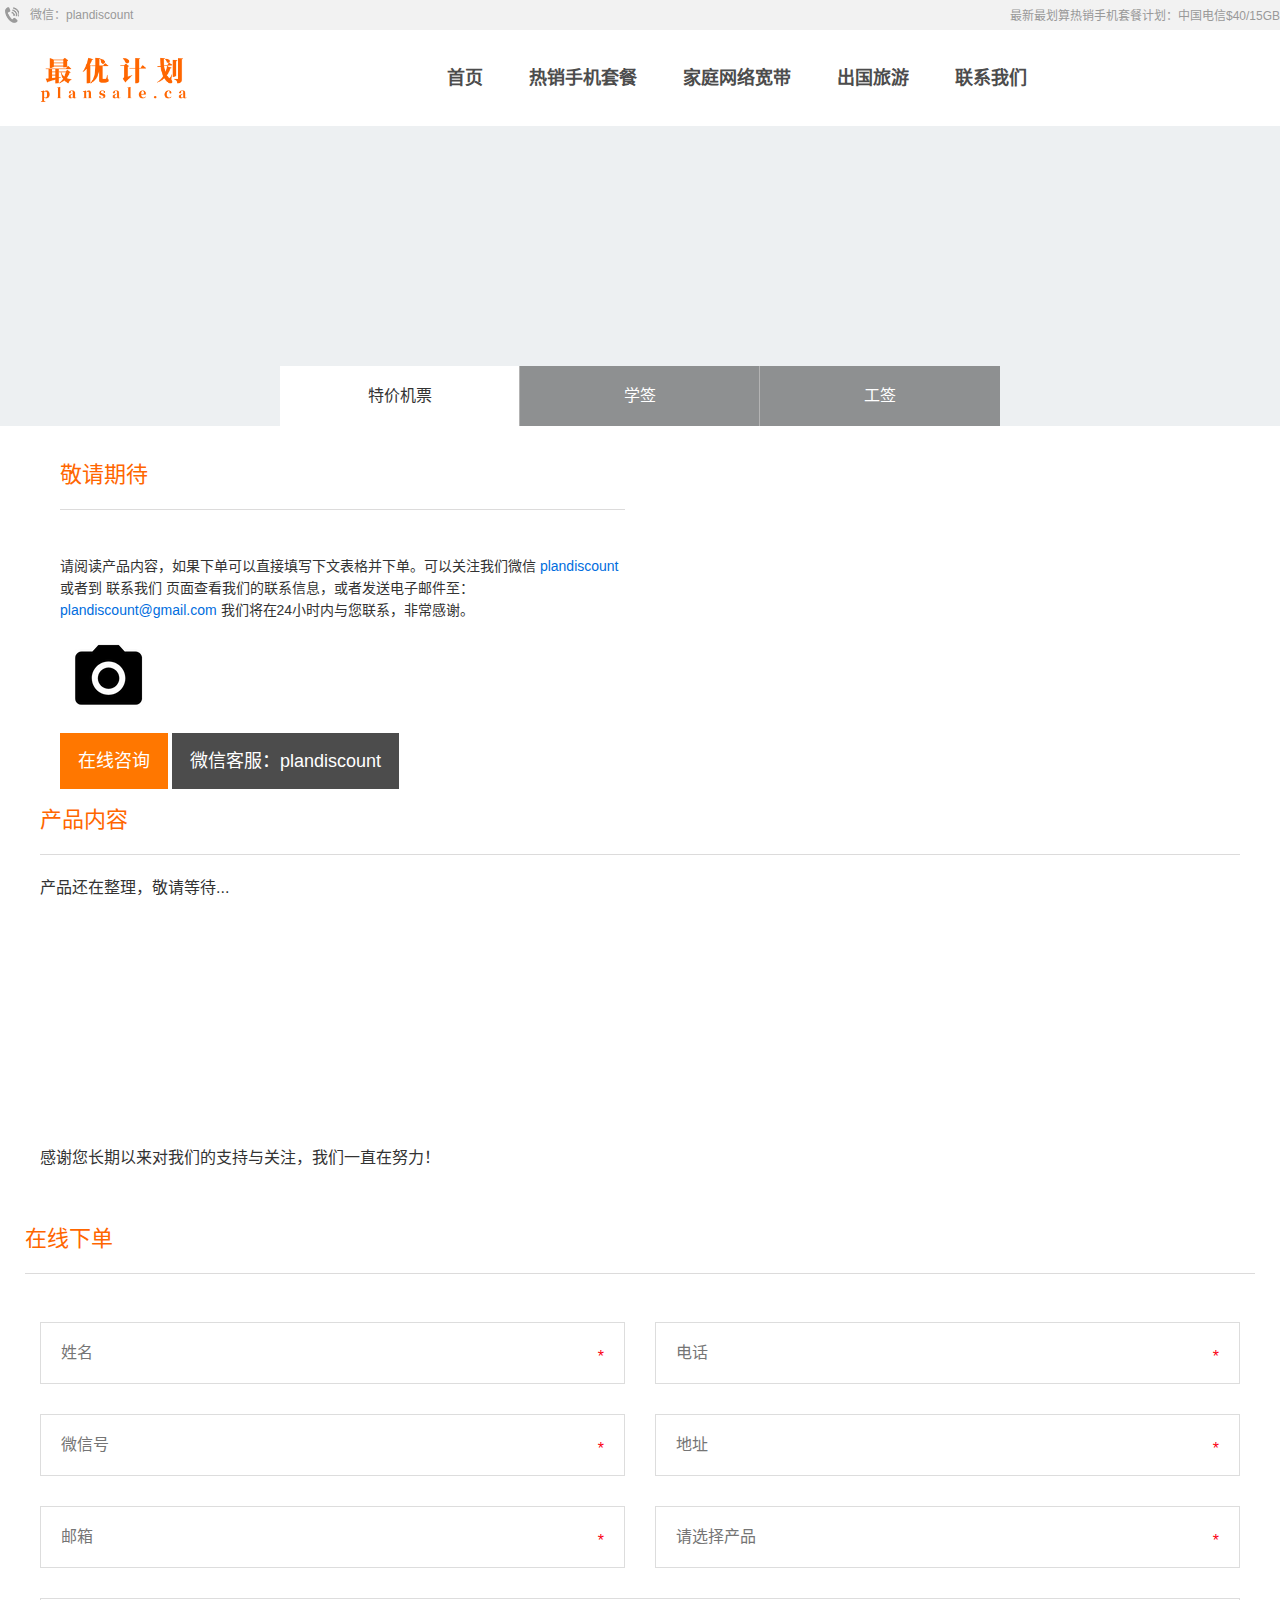
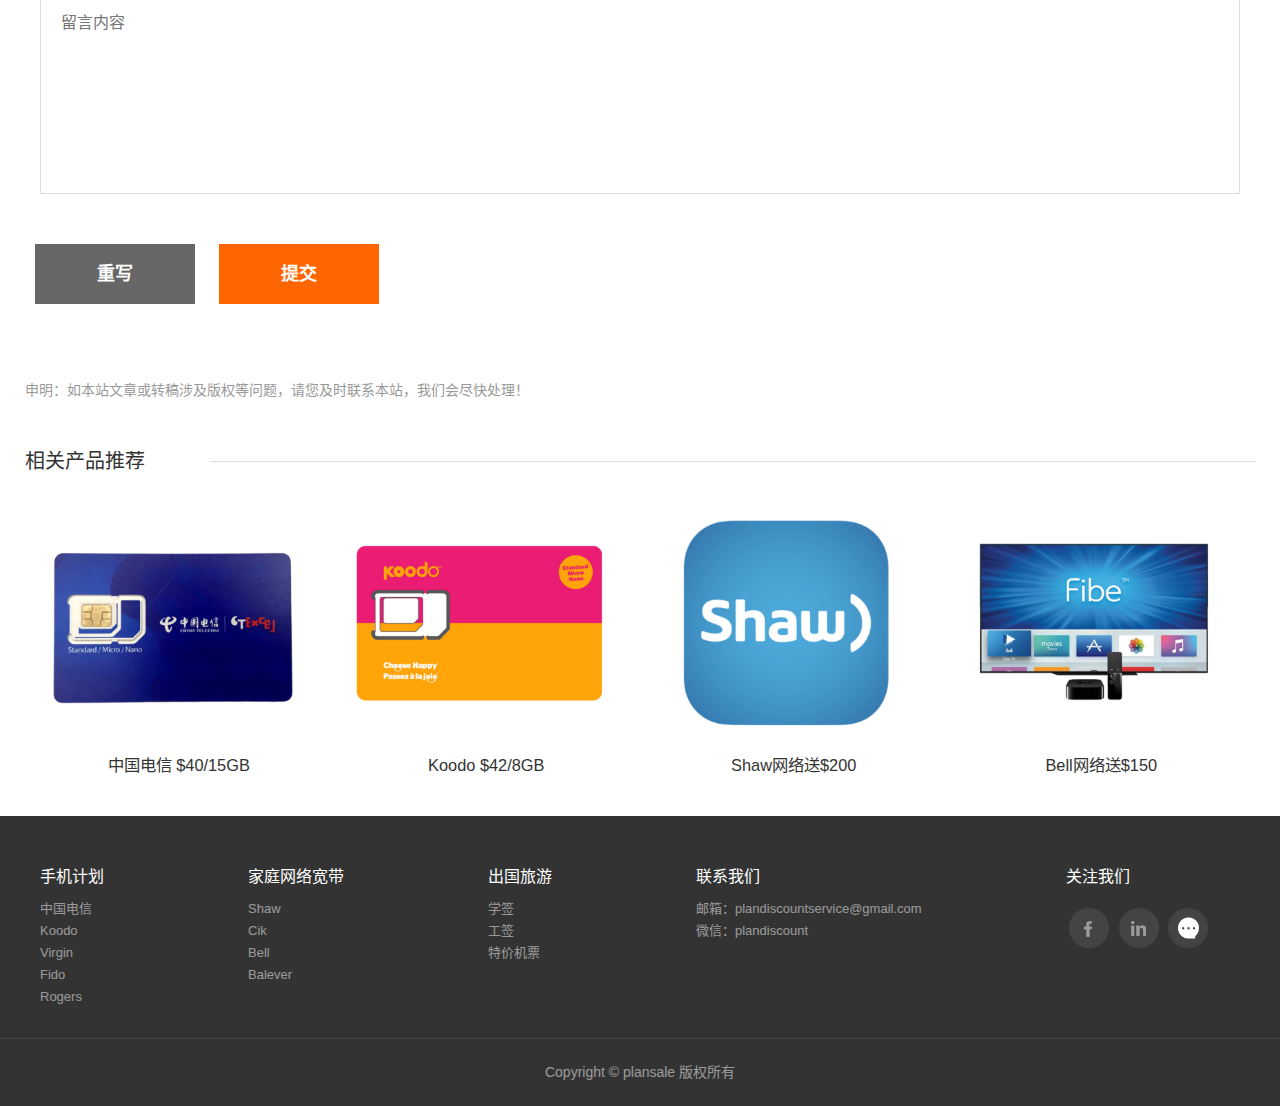
<file: airticket.html>
<!DOCTYPE html>
<html lang="zh-CN">
<head>
<meta charset="utf-8">
<meta http-equiv="Content-Type" content="text/html">

<title>加国最优方案：中国电信40/12GB</title>
<meta name="keywords" content="加国最优方案：中国电信40/12GB">
<meta name="description" content="感谢您长期以来对我们的支持与关注，我们一直在努力">
<link rel="shortcut icon" href="static/image/favicon.png" type="image/png" />

<meta name="viewport" content="width=device-width, initial-scale=1.0, maximum-scale=1.0, user-scalable=0">
<meta http-equiv="X-UA-Compatible" content="ie=edge">
<meta name="renderer" content="webkit">
<meta name="format-detection" content="telephone=no">
<meta name="apple-mobile-web-app-capable" content="yes">
<meta name="apple-mobile-web-app-status-bar-style" content="black">
<meta name="format-detection" content="telephone=no">
<meta http-equiv="Pragma" content="no-cache">
<meta name="applicable-device" content="pc,mobile">
<link rel="stylesheet" type="text/css" href="static/css/layout.css">
<link rel="stylesheet" type="text/css" href="static/css/animate.min.css">
<script src="static/js/jquery-1.12.2.min.js"></script>
<link rel="stylesheet" href="static/css/product.css">
<link rel="stylesheet" href="static/css/font-awesome.min.css">
<style>
  #article_content img {
    height: auto !important;
    max-width: 100%;
  }
  #article_content {
    word-wrap: break-word;
  }
  </style>
  </head>
  <body class="body-white">
  <header>
  
    <div class="topBar">
      <div class="main">
        <div class="topL grid_35">
         <!---- <p class="email">plandiscountservice@gmail.com  </p>-->
          <p class="tel">微信：plandiscount</p>
        </div>
        <div class="share grid_18 floatR">最新最划算热销手机套餐计划：中国电信$40/15GB</div>
        </div>
    </div>
  
    <div class="ast-header">
      <div class="commonweb clearfix">
        <div class="pc-head clearfix">
          <div class="logo"><a href="index.html" title="加国最优计划"><img src="static/image/planDiscountLogo.png" alt="为加国华人提供最优方案"></a></div>
          <div class="nav">
            <ul class="clearfix">
              <ul class="clearfix">
                <li class="sub_li">
                  <h4><a href="index.html"><b>首页</b></a><span class="arrorright-btn"></span></h4>
                </li>
                <li class="sub_li ">
                  <h4><a href="ctexcel.html"><b>热销手机套餐</b></a><span class="arrorright-btn"></span></h4>
                  <ul class="sub-nav">
                    
                    <li>
                      <h4><a rel="external nofollow" href="ctexcel.html">中国电信</a><span class="arrorright-btn"></span></h4>
                    </li>
                    
                    <li>
                      <h4><a rel="external nofollow" href="koodo.html">Koodo</a><span class="arrorright-btn"></span></h4>
                    </li>
                    
                    <li>
                      <h4><a rel="external nofollow" href="fido.html">Fido</a><span class="arrorright-btn"></span></h4>
                    </li>
                    
                    <li>
                      <h4><a rel="external nofollow" href="virgin.html">Virgin</a><span class="arrorright-btn"></span></h4>
                    </li>
                    
                    <li>
                      <h4><a rel="external nofollow" href="rogers.html">Rogers</a><span class="arrorright-btn"></span></h4>
                    </li>
                    
                    
                  </ul>
                </li><li class="sub_li ">
                  <h4><a href="shaw.html"><b>家庭网络宽带</b></a><span class="arrorright-btn"></span></h4>
                  <ul class="sub-nav">
                    
                    <li>
                      <h4><a rel="external nofollow" href="shaw.html">Shaw</a><span class="arrorright-btn"></span></h4>
                    </li>
                    
                    <li>
                      <h4><a rel="external nofollow" href="cik.html">Cik</a><span class="arrorright-btn"></span></h4>
                    </li>
                    
                    <li>
                      <h4><a rel="external nofollow" href="bell.html">Bell</a><span class="arrorright-btn"></span></h4>
                    </li>
                    
                    <li>
                      <h4><a rel="external nofollow" href="balever.html">Balever</a><span class="arrorright-btn"></span></h4>
                    </li>
                    
                  </ul>
                </li><li class="sub_li ">
                  <h4><a href="airticket.html"><b>出国旅游</b></a><span class="arrorright-btn"></span></h4>
                  <ul class="sub-nav">
                    <li>
                      <h4><a rel="external nofollow" href="airticket.html">特价机票</a><span class="arrorright-btn"></span></h4>
                    </li>
                    <li>
                      <h4><a rel="external nofollow" href="studypermit.html">学签申请</a><span class="arrorright-btn"></span></h4>
                    </li>
                    
                    <li>
                      <h4><a rel="external nofollow" href="workpermit.html">工签申请</a><span class="arrorright-btn"></span></h4>
                    </li>
  

                  </ul>
                </li><li class="sub_li ">
                  <h4><a href="contactus.html"><b>联系我们</b></a><span class="arrorright-btn"></span></h4>
                  <ul class="sub-nav">
                    
                  </ul>
                </li>
              </ul>
            </ul>
          </div>
          <div class="header-right">
            <div class="tab-right clearfix"> 
              <!--<div class="language"><a class="languageIcon"><span>Language</span></a>
                <div class="languageList"><a rel="external nofollow" href="/18009">English</a><a rel="external nofollow" href="/18009">中文</a></div>
              </div>-->
              <!--<div class="he_searchbox"><a href="javascript:;" class="search-btn btn"></a>
                <div class="right-absolute">
                  <div class="headeritem search">
                    <form action="/plus/search.php" name="formsearch">
                      <input type="hidden" name="kwtype" value="0">
                      <input type="text" name="q" placeholder="请输入搜索关键词" class="search-text" onkeypress="return(clickButton());">
                      <input type="submit" name="submit" value="" class="sreach-btn">
                    </form>
                  </div>
                </div>
              </div>-->
              <a href="javascript:;" class="mobnav-btn"><span></span><span></span><span></span></a></div>
          </div>
        </div>
      </div>
    </div>
  </header>


<div class="subbaner"> <img src="static/picture/adbanners.png" alt="">
  <div class="subnavcont03">
    <div class="subnavlistcont03">
      <div class="subnavlist03">
        <h4 class="zsannavbtn03"><a href="javascript:;">产品展示</a></h4>
        <div class="commonweb">
          <ul class="clearfix">
            <li><a href='airticket.html' class='cur' >特价机票</a> </li>
            <li><a href='studypermit.html'  class="swiper-slide" >学签</a></li>
            
            <li><a href='workpermit.html' class="swiper-slide">工签</a></li>
            
          </ul>
        </div>
      </div>
    </div>
  </div>
</div>
<!--container start-->
<div class="container product-container">
  <div class="row">
    <div class="col-lg-12 col-md-12 col-sm-12 col-xs-12">
      <div class="product-content">
        <div class="row" style="overflow:hidden;">

          <div class="col-lg-6 col-md-6 col-sm-12">
            <div class="summary">
              <h1 class="product_title">敬请期待</h1>
              <div class="model">
                <label></label>
                <div class="product_desc"> </div>
              </div>
              <div class="product_share"> 
                <span>请阅读产品内容，如果下单可以直接填写下文表格并下单。可以关注我们微信
                  <a style="color: #006dde;">plandiscount</a> 或者到
                  <a href="../../lianxiwomen/index.html">联系我们</a>
                  页面查看我们的联系信息，或者发送电子邮件至：
                  <a rel="external nofollow" href="plandiscount@gmail.com" style="color: #006dde;">plandiscount@gmail.com</a> 
                  我们将在24小时内与您联系，非常感谢。
                </span>
                <div class="product-share"> <a><img src="static/picture/camera.png"></a> 
                </div> 
              </div>
              <div class="info_product_btn">
                <a class="btn-success" rel="nofollow" href="#fb"> 在线咨询</a>
                <a class="btn-danger" >微信客服：plandiscount </a></div>
              <div style="clear:both;"></div>
            </div>
            <!-- .summary --> 
          </div>
        </div>
        <h1 class="product_title">产品内容</h1>
        <div class="news-detail">
          <p>
         <div>产品还在整理，敬请等待... </div>
          <div>
            <div></div> &nbsp &nbsp &nbsp &nbsp &nbsp &nbsp <b> </b></div>
	          <div>
              <div>&nbsp &nbsp &nbsp &nbsp &nbsp &nbsp  </div>
             <div>
               <div>&nbsp &nbsp &nbsp &nbsp &nbsp &nbsp <b> </b></div>
			          <div>
				          <div>&nbsp &nbsp &nbsp &nbsp &nbsp &nbsp  </div>
				            <div>
					          <div>&nbsp &nbsp &nbsp &nbsp &nbsp &nbsp </div>
					            <div>
						            <div>&nbsp &nbsp &nbsp &nbsp &nbsp &nbsp </div>
					              	<div>
		                        <div>&nbsp &nbsp &nbsp &nbsp &nbsp &nbsp  </div>
                            </div>
                              <div>	&nbsp;</div>
							              <div>
								              <div>感谢您长期以来对我们的支持与关注，我们一直在努力！</div>

																<div>	&nbsp;</div>
															</div>
														</div>
													</div>
												</div>
											</div>
										</div>
									</div>
								</div>

      <br>

        </div>
        <h1 class="product_title">在线下单</h1>
        <div class="contact-feedback">
          <form action="https://formsubmit.co/plandiscountservice@gmail.com" enctype="multipart/form-data" method="post">
            <input type="hidden" name="action" value="post">
            <input type="hidden" name="diyid" value="1">
            <input type="hidden" name="do" value="2">
            <ul class="clearfix">
              <li class="col-sm-6">
                <label>
                  <input type="text" name="username" id="username" value="" placeholder="姓名">
                  <span class="must mustcategory">*</span></label>
              </li>
              <li class="col-sm-6">
                <label>
                  <input type="text" name="telephone" id="telephone" value="" placeholder="电话">
                  <span class="must mustcategory">*</span></label>
              </li>
              <li class="col-sm-6">
                <label>
                  <input type="text" name="wechatID" id="wechatID" value="" placeholder="微信号">
                  <span class="must mustcategory">*</span>
                </label>
              </li>
              <li class="col-sm-6">
                <label>
                  <input type="text" name="address" id="address" value="" placeholder="地址">
                  <span class="must mustcategory">*</span>
                </label>
              </li>
              <li class="col-sm-6">
                <label>
                  <input type="text" name="email" id="email" value="" placeholder="邮箱">
                  <span class="must mustcategory">*</span></label>
              </li>
              <li class="col-sm-6">
                <label>
                  <input type="text" name="confirm" id="confirm" value="" placeholder="请选择产品">
                  <span class="must mustcategory">*</span></label>
              </li>
              <li class="col-xs-12">
                <label>
                  <textarea name="content" id="content" placeholder="留言内容"></textarea>
                </label>
              </li>
            </ul>
            <ul>
              <input type="reset" value="重写">
              <input type="submit" value="提交" id="tijiaox">
            </ul>
            <input type="hidden" name="dede_fields" value="username,text;telephone,text;email,text;address,text;content,multitext">
            <input type="hidden" name="dede_fieldshash" value="16f57290bd6d2f1e93b53dfe6a305eae">
          </form>
        </div>
        <p class="article-declare">申明：如本站文章或转稿涉及版权等问题，请您及时联系本站，我们会尽快处理！</p>
        <!--detail end-->
        <div style="margin-top:50px;"></div>
        <section class="related products">
          <h2 class="related_title">相关产品推荐</h2>
          <div class="related_line"></div>
          <div class="clear"></div>
          <ul class="products">
            <li class="">
              <div class="tzShop-item_inner" onclick="location.href='ctexcel.html'" style="cursor: pointer;">
                <div class="tzShop-item_image "> <img width="262" height="180" src="static/picture/ctexcelcard.png" alt="中国电信" class="attachment-thumbnail size-thumbnail wp-post-image"> </div>
                <div class="tzShop-item_info">
                  <h3 class="tzShop-item_title"> <a class="title" href="ctexcel.html">中国电信 $40/15GB</a> </h3>
                </div>
                <span class="line-left"></span> <span class="line-right"></span> </div>
            </li>
<li class="">
  <div class="tzShop-item_inner" onclick="location.href='koodo.html'" style="cursor: pointer;">
    <div class="tzShop-item_image "> <img width="262" height="180" src="static/picture/koodocard.png" alt="Koodo" class="attachment-thumbnail size-thumbnail wp-post-image"> </div>
    <div class="tzShop-item_info">
      <h3 class="tzShop-item_title"> <a class="title" href="koodo.html">Koodo $42/8GB</a> </h3>
    </div>
    <span class="line-left"></span> <span class="line-right"></span> </div>
            </li>
<li class="">
  <div class="tzShop-item_inner" onclick="location.href='shaw.html'" style="cursor: pointer;">
    <div class="tzShop-item_image "> <img width="262" height="180" src="static/picture/shawproduct.png" alt="shaw" class="attachment-thumbnail size-thumbnail wp-post-image"> </div>
    <div class="tzShop-item_info">
      <h3 class="tzShop-item_title"> <a class="title" href="shaw.html">Shaw网络送$200</a> </h3>
    </div>
    <span class="line-left"></span> <span class="line-right"></span> </div>
            </li>
<li class="">
  <div class="tzShop-item_inner" onclick="location.href='bell.html'" style="cursor: pointer;">
    <div class="tzShop-item_image "> <img width="262" height="180" src="static/picture/bellproduct.png" class="attachment-thumbnail size-thumbnail wp-post-image"> </div>
    <div class="tzShop-item_info">
      <h3 class="tzShop-item_title"> <a class="title" href="bell.html">Bell网络送$150</a> </h3>
    </div>
    <span class="line-left"></span> <span class="line-right"></span> </div>
            </li>

          </ul>
          <div style="margin-top:25px;"></div>
        </section>
      </div>
    </div>
  </div>
</div>
<!--video player end--
<div class="m_xufu clear"><a href="tel:18888888888"><span class="xk_k clear" style="display: block;"><span class="d"><span class="a"></span></span><span class="b"><span class="ba">客服电话：020-88888888</span><span class="bb">免费预约师傅上门量尺！</span></span><span class="c">点击咨询</span></span></a></div>
!--video player end-->
<footer>
  <div class="footer-nav" id="gwogojzzbo">
    <div class="commonweb">
      <ul class="clearfix">
        <li>
          <h5>手机计划</h5>
          <p class="footer-drop">  
            <a href="ctexcel.html" rel="external nofollow">中国电信</a>  
            <a href="koodo.html" rel="external nofollow">Koodo</a>  
            <a href="virgin.html" rel="external nofollow">Virgin</a>  
            <a href="fido.html" rel="external nofollow">Fido</a>  
            <a href="rogers.html" rel="external nofollow">Rogers</a>  
          </p>
        </li><li>
          <h5>家庭网络宽带</h5>
          <p class="footer-drop">  
            <a href="shaw.html" rel="external nofollow">Shaw</a>  
            <a href="cik.html" rel="external nofollow">Cik</a>  
            <a href="bell.html" rel="external nofollow">Bell</a>  
 
            <a href="balever.html" rel="external nofollow">Balever</a>  
          </p>
        </li><li>
          <h5>出国旅游</h5>
          <p class="footer-drop">  
            <a href="studypermit.html" rel="external nofollow">学签</a>  
            <a href="workpermit.html" rel="external nofollow">工签</a>  
            <a href="airticket.html" rel="external nofollow">特价机票</a>  
          </p>
        </li><li>
          <h5>联系我们</h5>
          <p class="footer-drop">  
            <a href="a/guanyuwomen/gongsijianjie/index.html" rel="external nofollow">邮箱：plandiscountservice@gmail.com</a>  
            <a href="a/guanyuwomen/gongsizizhi/index.html" rel="external nofollow">微信：plandiscount</a>  
          </p>
        </li>
        <li>
          <h5>关注我们</h5>
          <div class="footer-share"> 
            <a href="javascript:;" class="facebook" rel="external nofollow"></a> 
            <a href="https://www.instagram.com/plandiscount/" class="instagram" rel="external nofollow"></a> 
            <a href="javascript:;" class="wechat" rel="external nofollow"></a>  
          </div>
        </li>
      </ul>
    </div>
  </div>
  <div class="footer-info">
    <div class="commonweb">
      <dl class="clearfix">
        <dd><span>Copyright &copy; plansale 版权所有 <a rel="external nofollow" href="javascript:;" target="_blank"></a></span></dd>
      </dl>
    </div>
  </div>
</footer>
<script src="static/js/idangerous.swiper.min.js"></script> 
<script src="static/js/layout.js"></script>
</body>
</html>

<section class="facebook" id="fb">
  <!-- Messenger Chat Plugin Code -->
    <div id="fb-root"></div>
  
  <!-- Your Chat Plugin code -->
    <div id="fb-customer-chat" class="fb-customerchat"></div>
  
  </section>
  
  <script>
    var chatbox = document.getElementById('fb-customer-chat');
    chatbox.setAttribute("page_id", "109984358181719");
    chatbox.setAttribute("attribution", "biz_inbox");
  </script>
  
  <!-- Your SDK code -->
  <script>
    window.fbAsyncInit = function() {
      FB.init({
        xfbml            : true,
        version          : 'v12.0'
      });
    };
  
    (function(d, s, id) {
      var js, fjs = d.getElementsByTagName(s)[0];
      if (d.getElementById(id)) return;
      js = d.createElement(s); js.id = id;
      js.src = 'https://connect.facebook.net/zh_CN/sdk/xfbml.customerchat.js';
      fjs.parentNode.insertBefore(js, fjs);
    }(document, 'script', 'facebook-jssdk'));
  </script>
</file>
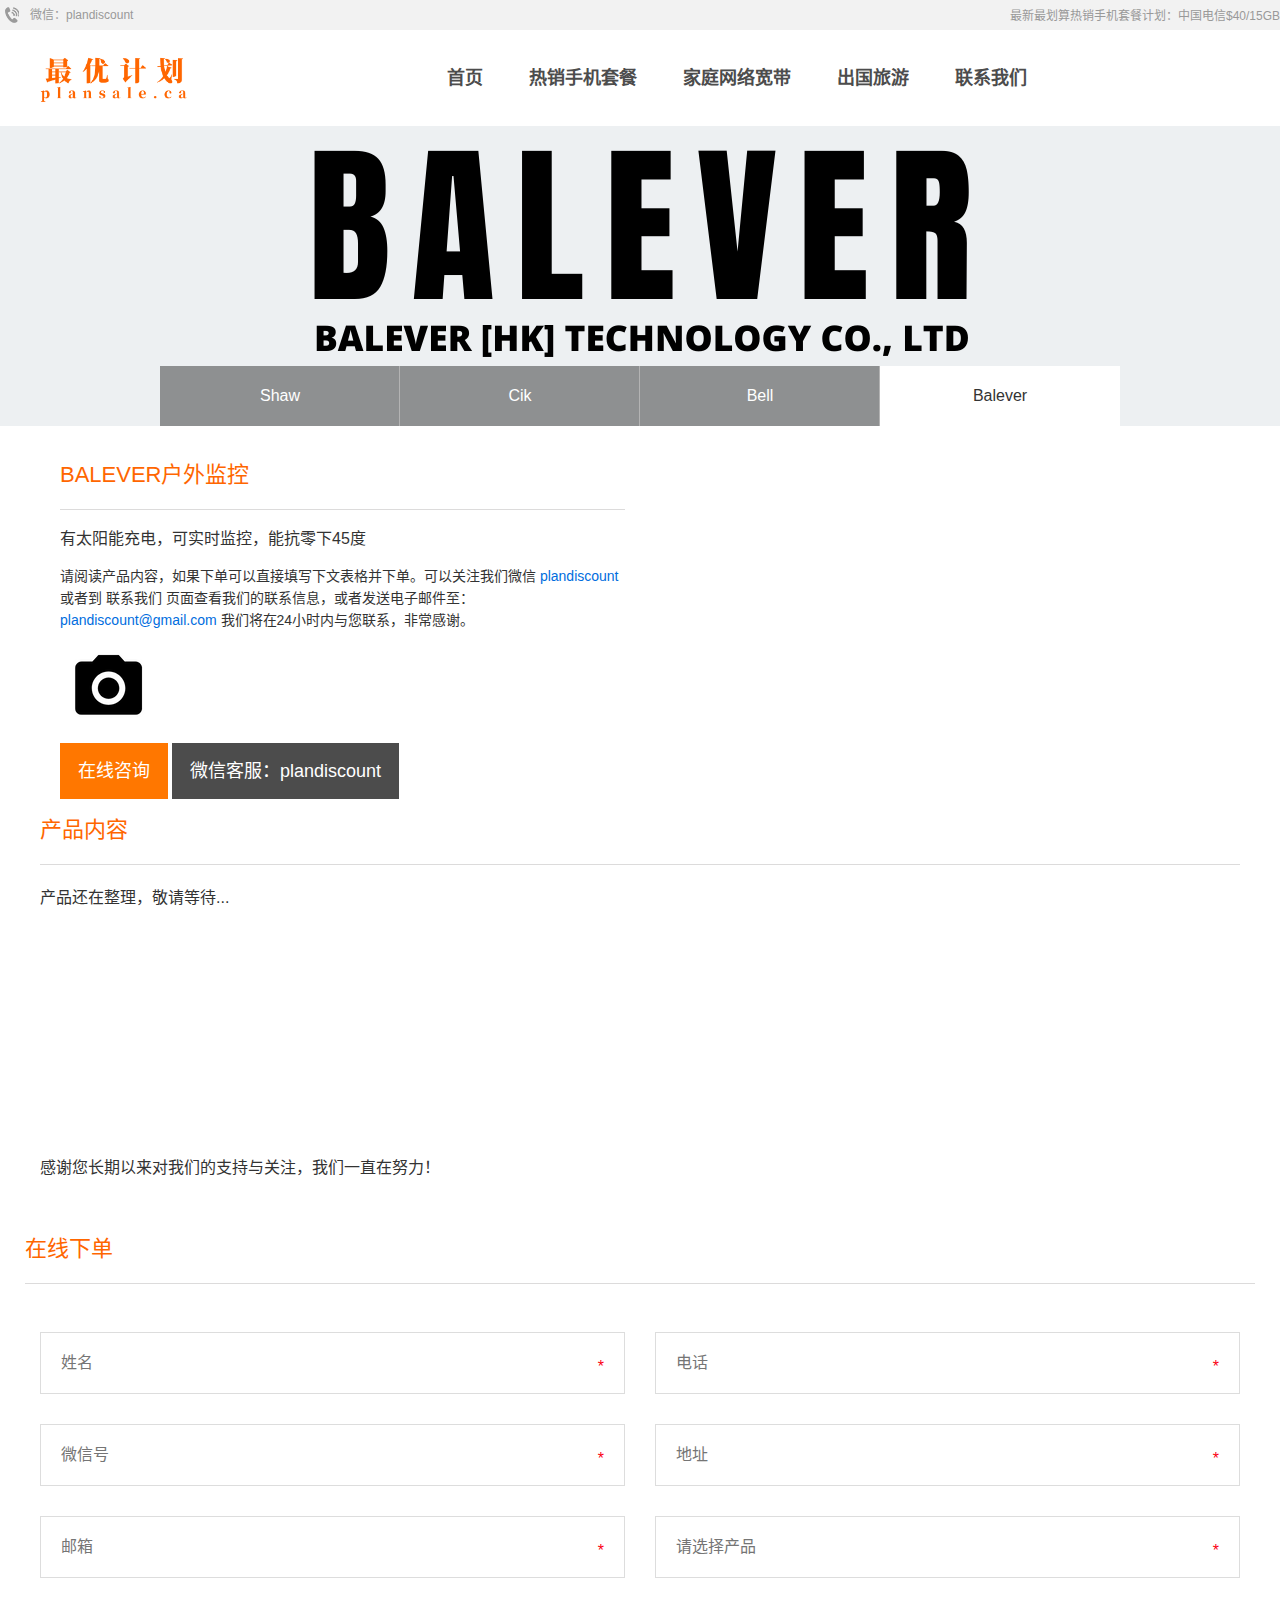
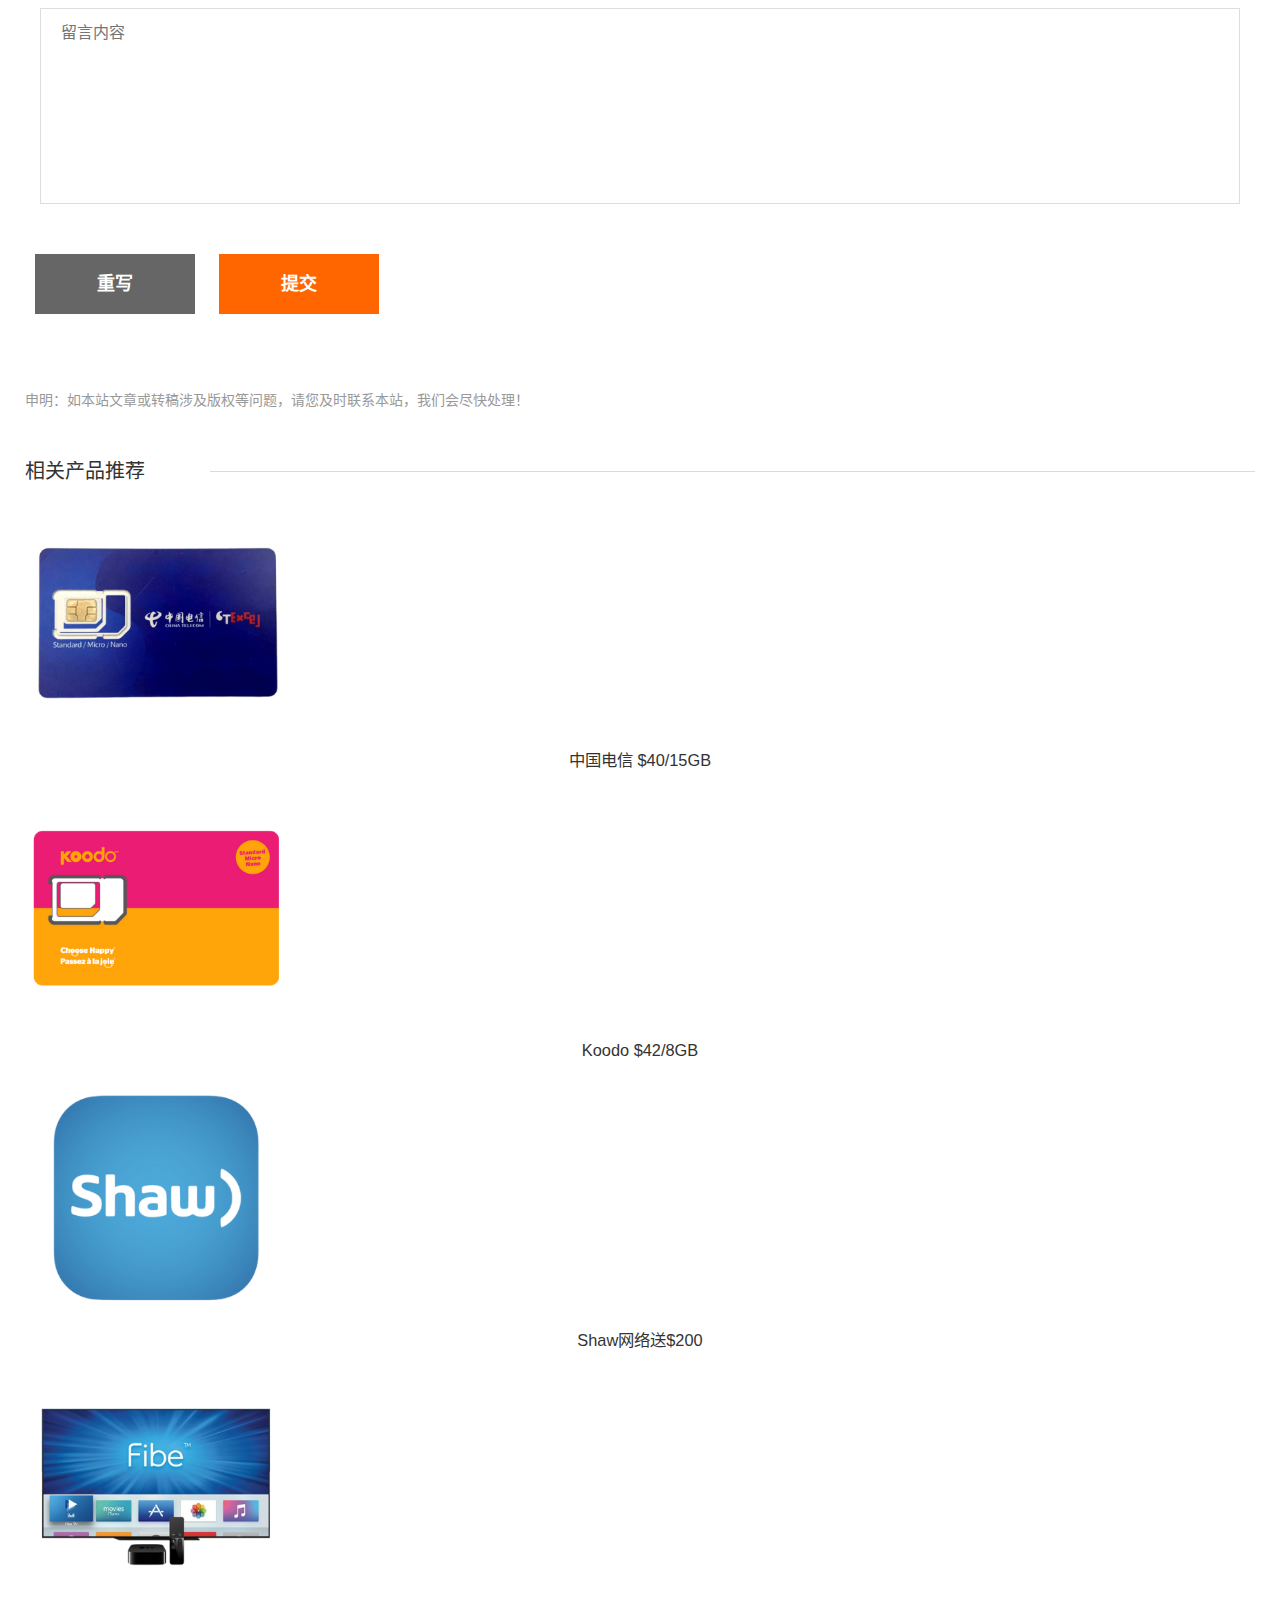
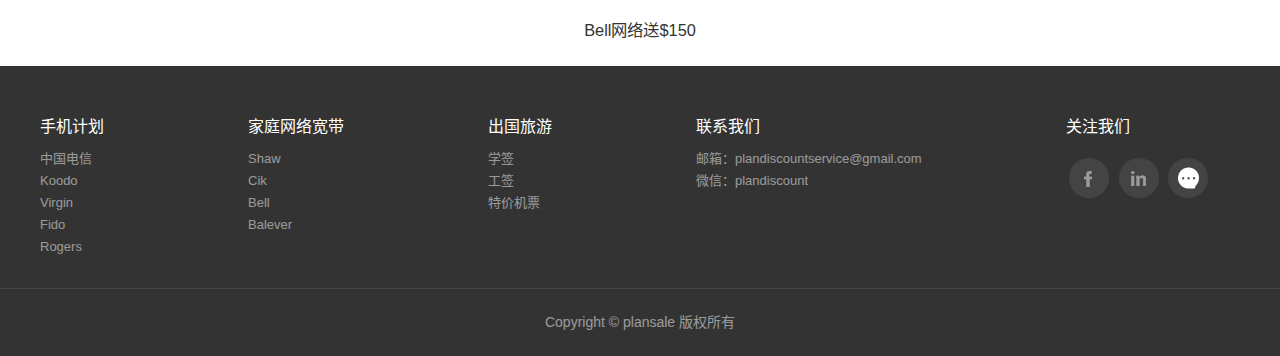
<file: balever.html>
<!DOCTYPE html>
<html lang="zh-CN">
<head>
<meta charset="utf-8">
<meta http-equiv="Content-Type" content="text/html">

<title>加国最优方案：中国电信40/12GB</title>
<meta name="keywords" content="加国最优方案：中国电信40/12GB">
<meta name="description" content="感谢您长期以来对我们的支持与关注，我们一直在努力">
<link rel="shortcut icon" href="static/image/favicon.png" type="image/png" />

<meta name="viewport" content="width=device-width, initial-scale=1.0, maximum-scale=1.0, user-scalable=0">
<meta http-equiv="X-UA-Compatible" content="ie=edge">
<meta name="renderer" content="webkit">
<meta name="format-detection" content="telephone=no">
<meta name="apple-mobile-web-app-capable" content="yes">
<meta name="apple-mobile-web-app-status-bar-style" content="black">
<meta name="format-detection" content="telephone=no">
<meta http-equiv="Pragma" content="no-cache">
<meta name="applicable-device" content="pc,mobile">
<link rel="stylesheet" type="text/css" href="static/css/layout.css">
<link rel="stylesheet" type="text/css" href="static/css/animate.min.css">
<script src="static/js/jquery-1.12.2.min.js"></script>
<link rel="stylesheet" href="static/css/product.css">
<link rel="stylesheet" href="static/css/font-awesome.min.css">
<style>
  #article_content img {
    height: auto !important;
    max-width: 100%;
  }
  #article_content {
    word-wrap: break-word;
  }
  </style>
  </head>
  <body class="body-white">
  <header>
  
    <div class="topBar">
      <div class="main">
        <div class="topL grid_35">
         <!---- <p class="email">plandiscountservice@gmail.com  </p>-->
          <p class="tel">微信：plandiscount</p>
        </div>
        <div class="share grid_18 floatR">最新最划算热销手机套餐计划：中国电信$40/15GB</div>
        </div>
    </div>
  
    <div class="ast-header">
      <div class="commonweb clearfix">
        <div class="pc-head clearfix">
          <div class="logo"><a href="index.html" title="加国最优计划"><img src="static/image/planDiscountLogo.png" alt="为加国华人提供最优方案"></a></div>
          <div class="nav">
            <ul class="clearfix">
              <ul class="clearfix">
                <li class="sub_li">
                  <h4><a href="index.html"><b>首页</b></a><span class="arrorright-btn"></span></h4>
                </li>
                <li class="sub_li ">
                  <h4><a href="ctexcel.html"><b>热销手机套餐</b></a><span class="arrorright-btn"></span></h4>
                  <ul class="sub-nav">
                    
                    <li>
                      <h4><a rel="external nofollow" href="ctexcel.html">中国电信</a><span class="arrorright-btn"></span></h4>
                    </li>
                    
                    <li>
                      <h4><a rel="external nofollow" href="koodo.html">Koodo</a><span class="arrorright-btn"></span></h4>
                    </li>
                    
                    <li>
                      <h4><a rel="external nofollow" href="fido.html">Fido</a><span class="arrorright-btn"></span></h4>
                    </li>
                    
                    <li>
                      <h4><a rel="external nofollow" href="virgin.html">Virgin</a><span class="arrorright-btn"></span></h4>
                    </li>
                    
                    <li>
                      <h4><a rel="external nofollow" href="rogers.html">Rogers</a><span class="arrorright-btn"></span></h4>
                    </li>
                    
                    
                  </ul>
                </li><li class="sub_li ">
                  <h4><a href="shaw.html"><b>家庭网络宽带</b></a><span class="arrorright-btn"></span></h4>
                  <ul class="sub-nav">
                    
                    <li>
                      <h4><a rel="external nofollow" href="shaw.html">Shaw</a><span class="arrorright-btn"></span></h4>
                    </li>
                    
                    <li>
                      <h4><a rel="external nofollow" href="cik.html">Cik</a><span class="arrorright-btn"></span></h4>
                    </li>
                    
                    <li>
                      <h4><a rel="external nofollow" href="bell.html">Bell</a><span class="arrorright-btn"></span></h4>
                    </li>
                    
                    <li>
                      <h4><a rel="external nofollow" href="balever.html">Balever</a><span class="arrorright-btn"></span></h4>
                    </li>
                    
                  </ul>
                </li><li class="sub_li ">
                  <h4><a href="airticket.html"><b>出国旅游</b></a><span class="arrorright-btn"></span></h4>
                  <ul class="sub-nav">
                    <li>
                      <h4><a rel="external nofollow" href="airticket.html">特价机票</a><span class="arrorright-btn"></span></h4>
                    </li>
                    <li>
                      <h4><a rel="external nofollow" href="studypermit.html">学签申请</a><span class="arrorright-btn"></span></h4>
                    </li>
                    
                    <li>
                      <h4><a rel="external nofollow" href="workpermit.html">工签申请</a><span class="arrorright-btn"></span></h4>
                    </li>
  

                  </ul>
                </li><li class="sub_li ">
                  <h4><a href="contactus.html"><b>联系我们</b></a><span class="arrorright-btn"></span></h4>
                  <ul class="sub-nav">
                    
                  </ul>
                </li>
              </ul>
            </ul>
          </div>
          <div class="header-right">
            <div class="tab-right clearfix"> 
              <!--<div class="language"><a class="languageIcon"><span>Language</span></a>
                <div class="languageList"><a rel="external nofollow" href="/18009">English</a><a rel="external nofollow" href="/18009">中文</a></div>
              </div>-->
              <!--<div class="he_searchbox"><a href="javascript:;" class="search-btn btn"></a>
                <div class="right-absolute">
                  <div class="headeritem search">
                    <form action="/plus/search.php" name="formsearch">
                      <input type="hidden" name="kwtype" value="0">
                      <input type="text" name="q" placeholder="请输入搜索关键词" class="search-text" onkeypress="return(clickButton());">
                      <input type="submit" name="submit" value="" class="sreach-btn">
                    </form>
                  </div>
                </div>
              </div>-->
              <a href="javascript:;" class="mobnav-btn"><span></span><span></span><span></span></a></div>
          </div>
        </div>
      </div>
    </div>
  </header>

  <div class="subbaner"> <img src="static/picture/baleverbanner.png" alt="">
    <div class="subnavcont03">
      <div class="subnavlistcont03">
        <div class="subnavlist03">
          <h4 class="zsannavbtn03"><a href="javascript:;">产品展示</a></h4>
          <div class="commonweb">
            <ul class="clearfix">
              <li><a href='shaw.html' class="swiper-slide">Shaw</a> </li>
              <li><a href='cik.html'  class="swiper-slide" >Cik</a></li>
              
              <li><a href='bell.html' class="swiper-slide">Bell</a></li>
              
              <li><a href='balever.html' class='cur'>Balever</a></li>
              
            </ul>
          </div>
        </div>
      </div>
    </div>
  </div>
<!--container start-->
<div class="container product-container">
  <div class="row">
    <div class="col-lg-12 col-md-12 col-sm-12 col-xs-12">
      <div class="product-content">
        <div class="row" style="overflow:hidden;">

          <div class="col-lg-6 col-md-6 col-sm-12">
            <div class="summary">
              <h1 class="product_title">Balever户外监控</h1>
              <div class="model">
                <label>有太阳能充电，可实时监控，能抗零下45度</label>
                <div class="product_desc"> </div>
              </div>
              <div class="product_share"> 
                <span>请阅读产品内容，如果下单可以直接填写下文表格并下单。可以关注我们微信
                  <a style="color: #006dde;">plandiscount</a> 或者到
                  <a href="../../lianxiwomen/index.html">联系我们</a>
                  页面查看我们的联系信息，或者发送电子邮件至：
                  <a rel="external nofollow" href="plandiscount@gmail.com" style="color: #006dde;">plandiscount@gmail.com</a> 
                  我们将在24小时内与您联系，非常感谢。
                </span>
                <div class="product-share"> <a><img src="static/picture/camera.png"></a> 
                </div> 
              </div>
              <div class="info_product_btn">
                <a class="btn-success" rel="nofollow" href="#fb"> 在线咨询</a>
                <a class="btn-danger" >微信客服：plandiscount </a></div>
              <div style="clear:both;"></div>
            </div>
            <!-- .summary --> 
          </div>
        </div>
        <h1 class="product_title">产品内容</h1>
        <div class="news-detail">
          <p>
         <div>产品还在整理，敬请等待... </div>
          <div>
            <div></div> &nbsp &nbsp &nbsp &nbsp &nbsp &nbsp <b> </b></div>
	          <div>
              <div>&nbsp &nbsp &nbsp &nbsp &nbsp &nbsp  </div>
             <div>
               <div>&nbsp &nbsp &nbsp &nbsp &nbsp &nbsp <b> </b></div>
			          <div>
				          <div>&nbsp &nbsp &nbsp &nbsp &nbsp &nbsp  </div>
				            <div>
					          <div>&nbsp &nbsp &nbsp &nbsp &nbsp &nbsp </div>
					            <div>
						            <div>&nbsp &nbsp &nbsp &nbsp &nbsp &nbsp </div>
					              	<div>
		                        <div>&nbsp &nbsp &nbsp &nbsp &nbsp &nbsp  </div>
                            </div>
                              <div>	&nbsp;</div>
							              <div>
								              <div>感谢您长期以来对我们的支持与关注，我们一直在努力！</div>

																<div>	&nbsp;</div>
															</div>
														</div>
													</div>
												</div>
											</div>
										</div>
									</div>
								</div>

      <br>

        </div>
        <h1 class="product_title">在线下单</h1>
        <div class="contact-feedback">
          <form action="https://formsubmit.co/plandiscountservice@gmail.com" enctype="multipart/form-data" method="post">
            <input type="hidden" name="action" value="post">
            <input type="hidden" name="diyid" value="1">
            <input type="hidden" name="do" value="2">
            <ul class="clearfix">
              <li class="col-sm-6">
                <label>
                  <input type="text" name="username" id="username" value="" placeholder="姓名">
                  <span class="must mustcategory">*</span></label>
              </li>
              <li class="col-sm-6">
                <label>
                  <input type="text" name="telephone" id="telephone" value="" placeholder="电话">
                  <span class="must mustcategory">*</span></label>
              </li>
              <li class="col-sm-6">
                <label>
                  <input type="text" name="wechatID" id="wechatID" value="" placeholder="微信号">
                  <span class="must mustcategory">*</span>
                </label>
              </li>
              <li class="col-sm-6">
                <label>
                  <input type="text" name="address" id="address" value="" placeholder="地址">
                  <span class="must mustcategory">*</span>
                </label>
              </li>
              <li class="col-sm-6">
                <label>
                  <input type="text" name="email" id="email" value="" placeholder="邮箱">
                  <span class="must mustcategory">*</span></label>
              </li>
              <li class="col-sm-6">
                <label>
                  <input type="text" name="confirm" id="confirm" value="" placeholder="请选择产品">
                  <span class="must mustcategory">*</span></label>
              </li>
              <li class="col-xs-12">
                <label>
                  <textarea name="content" id="content" placeholder="留言内容"></textarea>
                </label>
              </li>
            </ul>
            <ul>
              <input type="reset" value="重写">
              <input type="submit" value="提交" id="tijiaox">
            </ul>
            <input type="hidden" name="dede_fields" value="username,text;telephone,text;email,text;address,text;content,multitext">
            <input type="hidden" name="dede_fieldshash" value="16f57290bd6d2f1e93b53dfe6a305eae">
          </form>
        </div>
        <p class="article-declare">申明：如本站文章或转稿涉及版权等问题，请您及时联系本站，我们会尽快处理！</p>
        <!--detail end-->
        <div style="margin-top:50px;"></div>
        <section class="related products">
          <h2 class="related_title">相关产品推荐</h2>
          <div class="related_line"></div>
          <div class="clear"></div>
          <li class="">
            <div class="tzShop-item_inner" onclick="location.href='ctexcel.html'" style="cursor: pointer;">
              <div class="tzShop-item_image "> <img width="262" height="180" src="static/picture/ctexcelcard.png" alt="中国电信" class="attachment-thumbnail size-thumbnail wp-post-image"> </div>
              <div class="tzShop-item_info">
                <h3 class="tzShop-item_title"> <a class="title" href="ctexcel.html">中国电信 $40/15GB</a> </h3>
              </div>
              <span class="line-left"></span> <span class="line-right"></span> </div>
          </li>
<li class="">
<div class="tzShop-item_inner" onclick="location.href='koodo.html'" style="cursor: pointer;">
  <div class="tzShop-item_image "> <img width="262" height="180" src="static/picture/koodocard.png" alt="Koodo" class="attachment-thumbnail size-thumbnail wp-post-image"> </div>
  <div class="tzShop-item_info">
    <h3 class="tzShop-item_title"> <a class="title" href="koodo.html">Koodo $42/8GB</a> </h3>
  </div>
  <span class="line-left"></span> <span class="line-right"></span> </div>
          </li>
<li class="">
<div class="tzShop-item_inner" onclick="location.href='shaw.html'" style="cursor: pointer;">
  <div class="tzShop-item_image "> <img width="262" height="180" src="static/picture/shawproduct.png" alt="shaw" class="attachment-thumbnail size-thumbnail wp-post-image"> </div>
  <div class="tzShop-item_info">
    <h3 class="tzShop-item_title"> <a class="title" href="shaw.html">Shaw网络送$200</a> </h3>
  </div>
  <span class="line-left"></span> <span class="line-right"></span> </div>
          </li>
<li class="">
<div class="tzShop-item_inner" onclick="location.href='bell.html'" style="cursor: pointer;">
  <div class="tzShop-item_image "> <img width="262" height="180" src="static/picture/bellproduct.png" class="attachment-thumbnail size-thumbnail wp-post-image"> </div>
  <div class="tzShop-item_info">
    <h3 class="tzShop-item_title"> <a class="title" href="bell.html">Bell网络送$150</a> </h3>
  </div>
  <span class="line-left"></span> <span class="line-right"></span> </div>
          </li>

          </ul>
          <div style="margin-top:25px;"></div>
        </section>
      </div>
    </div>
  </div>
</div>
<!--video player end--
<div class="m_xufu clear"><a href="tel:18888888888"><span class="xk_k clear" style="display: block;"><span class="d"><span class="a"></span></span><span class="b"><span class="ba">客服电话：020-88888888</span><span class="bb">免费预约师傅上门量尺！</span></span><span class="c">点击咨询</span></span></a></div>
!--video player end-->
<footer>
  <div class="footer-nav" id="gwogojzzbo">
    <div class="commonweb">
      <ul class="clearfix">
        <li>
          <h5>手机计划</h5>
          <p class="footer-drop">  
            <a href="ctexcel.html" rel="external nofollow">中国电信</a>  
            <a href="koodo.html" rel="external nofollow">Koodo</a>  
            <a href="virgin.html" rel="external nofollow">Virgin</a>  
            <a href="fido.html" rel="external nofollow">Fido</a>  
            <a href="rogers.html" rel="external nofollow">Rogers</a>  
          </p>
        </li><li>
          <h5>家庭网络宽带</h5>
          <p class="footer-drop">  
            <a href="shaw.html" rel="external nofollow">Shaw</a>  
            <a href="cik.html" rel="external nofollow">Cik</a>  
            <a href="bell.html" rel="external nofollow">Bell</a>  
 
            <a href="balever.html" rel="external nofollow">Balever</a>  
          </p>
        </li><li>
          <h5>出国旅游</h5>
          <p class="footer-drop">  
            <a href="studypermit.html" rel="external nofollow">学签</a>  
            <a href="workpermit.html" rel="external nofollow">工签</a>  
            <a href="airticket.html" rel="external nofollow">特价机票</a>  
          </p>
        </li><li>
          <h5>联系我们</h5>
          <p class="footer-drop">  
            <a href="a/guanyuwomen/gongsijianjie/index.html" rel="external nofollow">邮箱：plandiscountservice@gmail.com</a>  
            <a href="a/guanyuwomen/gongsizizhi/index.html" rel="external nofollow">微信：plandiscount</a>  
          </p>
        </li>
        <li>
          <h5>关注我们</h5>
          <div class="footer-share"> 
            <a href="javascript:;" class="facebook" rel="external nofollow"></a> 
            <a href="https://www.instagram.com/plandiscount/" class="instagram" rel="external nofollow"></a> 
            <a href="javascript:;" class="wechat" rel="external nofollow"></a>  
          </div>
        </li>
      </ul>
    </div>
  </div>
  <div class="footer-info">
    <div class="commonweb">
      <dl class="clearfix">
        <dd><span>Copyright &copy; plansale 版权所有 <a rel="external nofollow" href="javascript:;" target="_blank"></a></span></dd>
      </dl>
    </div>
  </div>
</footer>
<script src="static/js/idangerous.swiper.min.js"></script> 
<script src="static/js/layout.js"></script>
</body>
</html>

<section class="facebook" id="fb">
  <!-- Messenger Chat Plugin Code -->
    <div id="fb-root"></div>
  
  <!-- Your Chat Plugin code -->
    <div id="fb-customer-chat" class="fb-customerchat"></div>
  
  </section>
  
  <script>
    var chatbox = document.getElementById('fb-customer-chat');
    chatbox.setAttribute("page_id", "109984358181719");
    chatbox.setAttribute("attribution", "biz_inbox");
  </script>
  
  <!-- Your SDK code -->
  <script>
    window.fbAsyncInit = function() {
      FB.init({
        xfbml            : true,
        version          : 'v12.0'
      });
    };
  
    (function(d, s, id) {
      var js, fjs = d.getElementsByTagName(s)[0];
      if (d.getElementById(id)) return;
      js = d.createElement(s); js.id = id;
      js.src = 'https://connect.facebook.net/zh_CN/sdk/xfbml.customerchat.js';
      fjs.parentNode.insertBefore(js, fjs);
    }(document, 'script', 'facebook-jssdk'));
  </script>
</file>
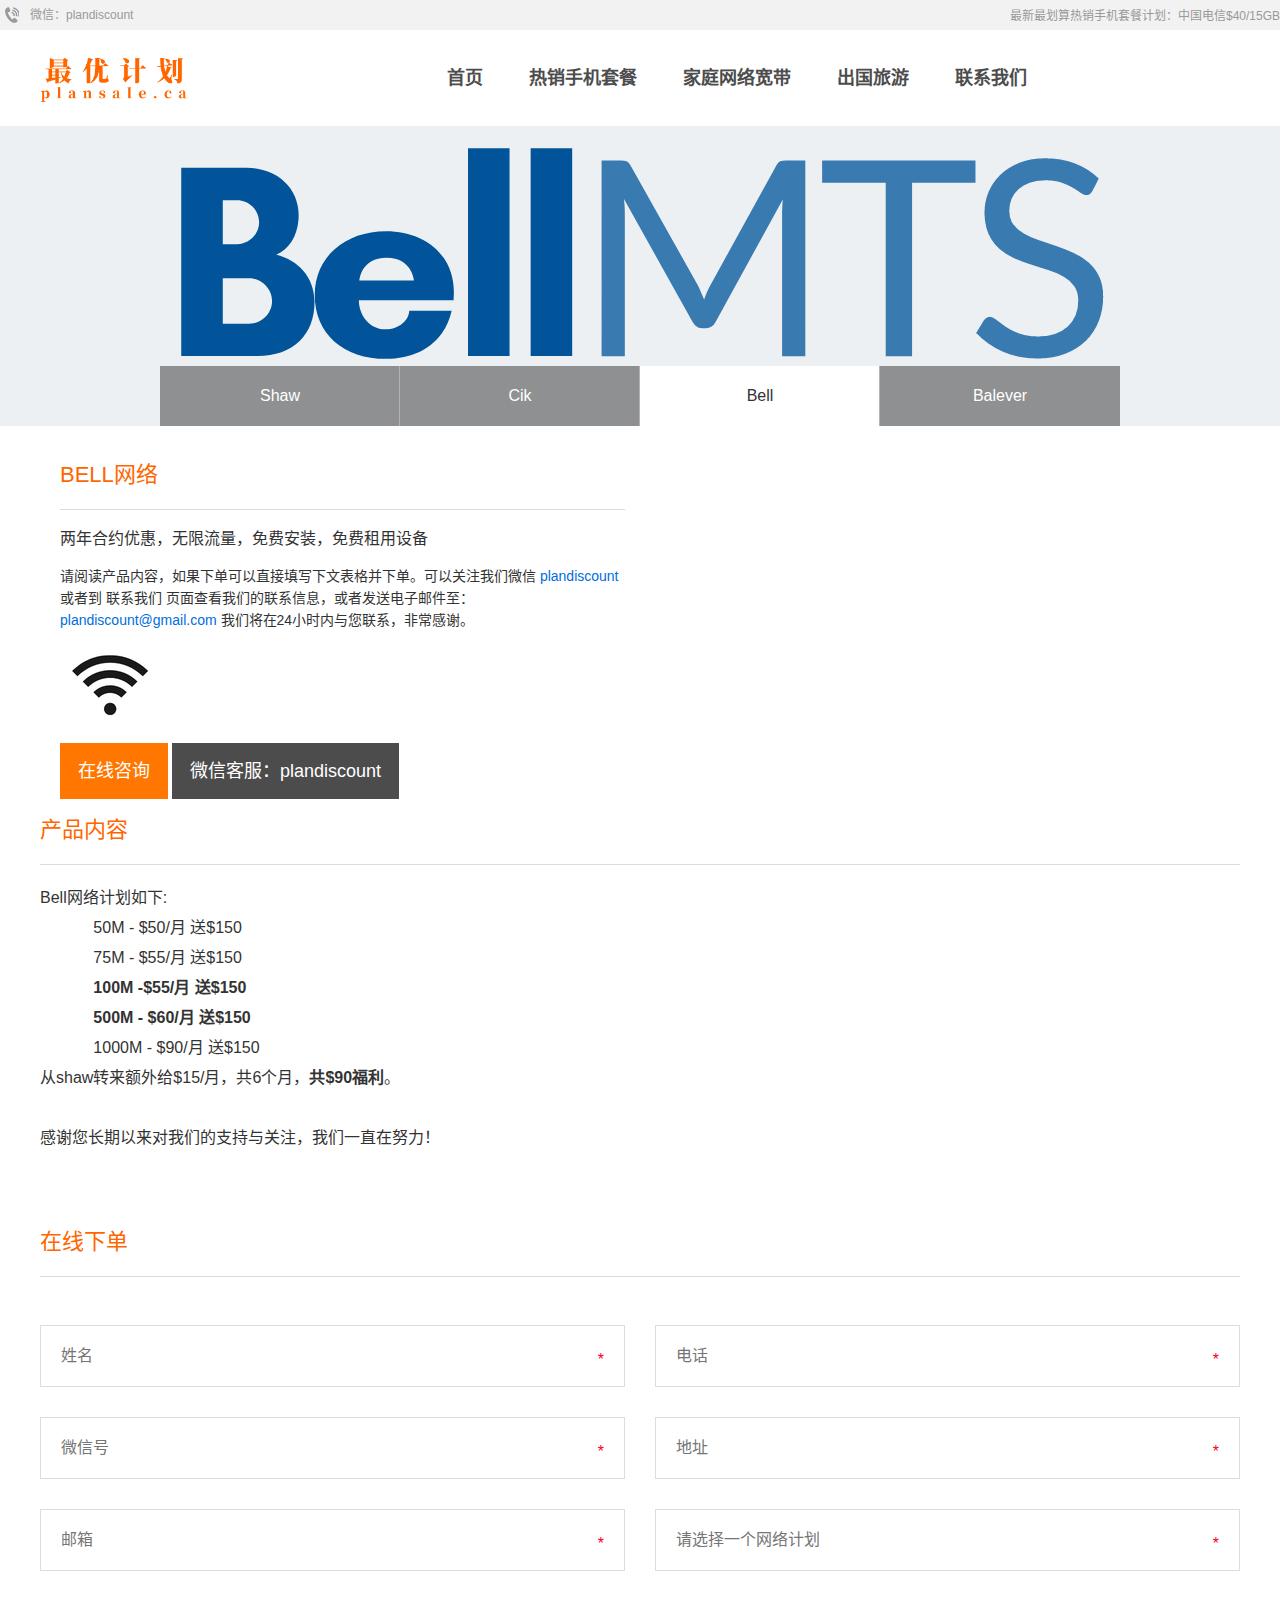
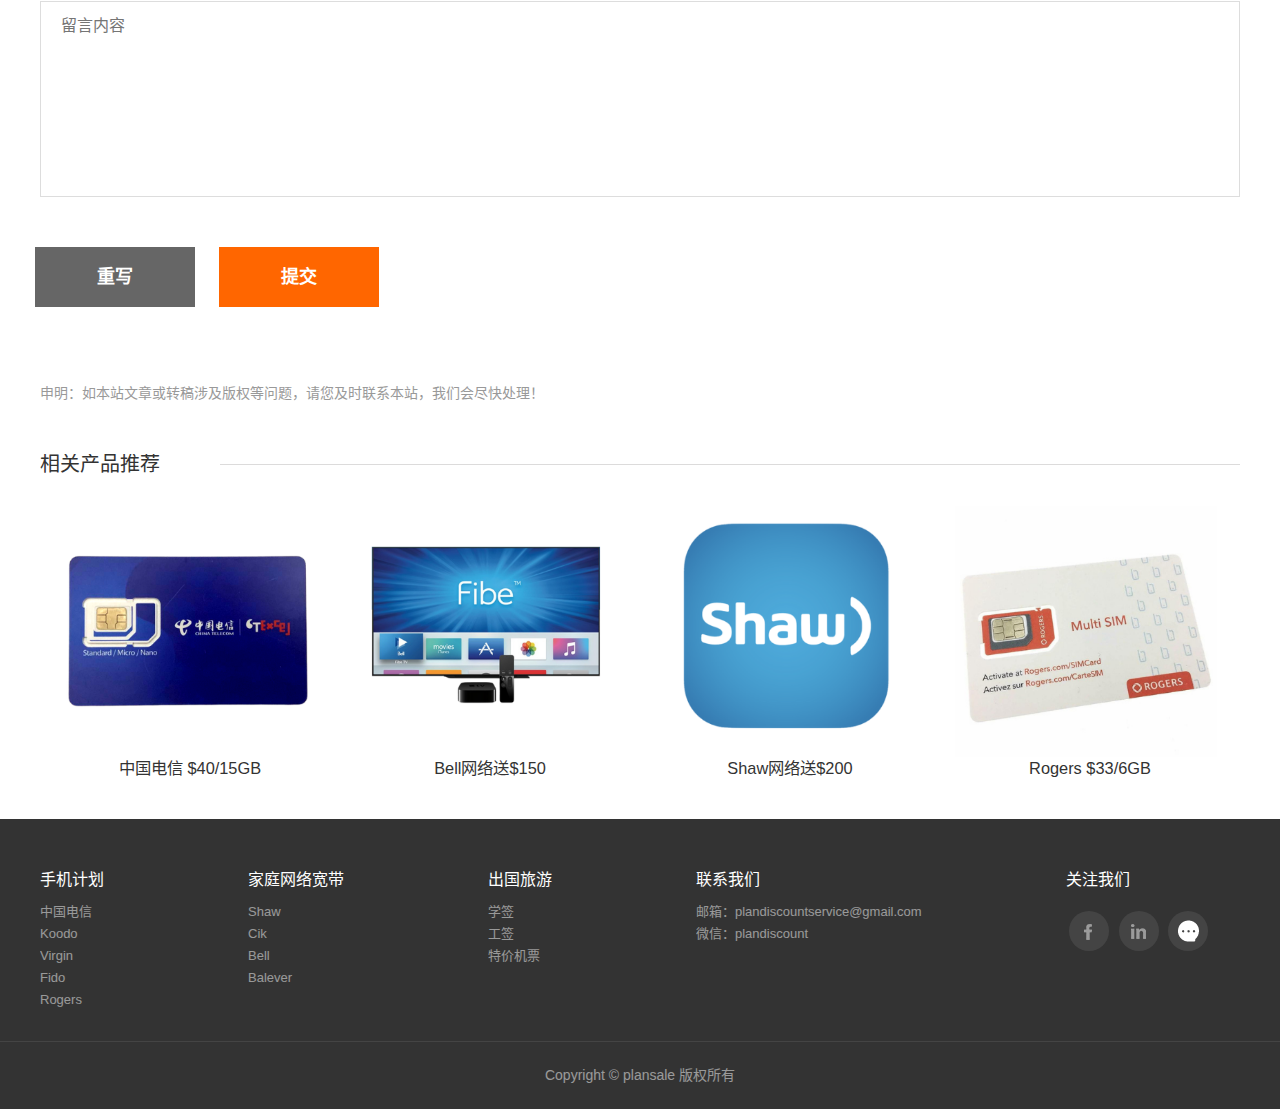
<file: bell.html>
<!DOCTYPE html>
<html lang="zh-CN">
<head>
<meta charset="utf-8">
<meta http-equiv="Content-Type" content="text/html">

<title>加国最优方案：中国电信40/12GB</title>
<meta name="keywords" content="加国最优方案：中国电信40/12GB">
<meta name="description" content="感谢您长期以来对我们的支持与关注，我们一直在努力">
<link rel="shortcut icon" href="static/image/favicon.png" type="image/png" />

<meta name="viewport" content="width=device-width, initial-scale=1.0, maximum-scale=1.0, user-scalable=0">
<meta http-equiv="X-UA-Compatible" content="ie=edge">
<meta name="renderer" content="webkit">
<meta name="format-detection" content="telephone=no">
<meta name="apple-mobile-web-app-capable" content="yes">
<meta name="apple-mobile-web-app-status-bar-style" content="black">
<meta name="format-detection" content="telephone=no">
<meta http-equiv="Pragma" content="no-cache">
<meta name="applicable-device" content="pc,mobile">
<link rel="stylesheet" type="text/css" href="static/css/layout.css">
<link rel="stylesheet" type="text/css" href="static/css/animate.min.css">
<script src="static/js/jquery-1.12.2.min.js"></script>
<link rel="stylesheet" href="static/css/product.css">
<link rel="stylesheet" href="static/css/font-awesome.min.css">
<style>
  #article_content img {
    height: auto !important;
    max-width: 100%;
  }
  #article_content {
    word-wrap: break-word;
  }
  </style>
  </head>
  <body class="body-white">
  <header>
  
    <div class="topBar">
      <div class="main">
        <div class="topL grid_35">
         <!---- <p class="email">plandiscountservice@gmail.com  </p>-->
          <p class="tel">微信：plandiscount</p>
        </div>
        <div class="share grid_18 floatR">最新最划算热销手机套餐计划：中国电信$40/15GB</div>
        </div>
    </div>
  
    <div class="ast-header">
      <div class="commonweb clearfix">
        <div class="pc-head clearfix">
          <div class="logo"><a href="index.html" title="加国最优计划"><img src="static/image/planDiscountLogo.png" alt="为加国华人提供最优方案"></a></div>
          <div class="nav">
            <ul class="clearfix">
              <ul class="clearfix">
                <li class="sub_li">
                  <h4><a href="index.html"><b>首页</b></a><span class="arrorright-btn"></span></h4>
                </li>
                <li class="sub_li ">
                  <h4><a href="ctexcel.html"><b>热销手机套餐</b></a><span class="arrorright-btn"></span></h4>
                  <ul class="sub-nav">
                    
                    <li>
                      <h4><a rel="external nofollow" href="ctexcel.html">中国电信</a><span class="arrorright-btn"></span></h4>
                    </li>
                    
                    <li>
                      <h4><a rel="external nofollow" href="koodo.html">Koodo</a><span class="arrorright-btn"></span></h4>
                    </li>
                    
                    <li>
                      <h4><a rel="external nofollow" href="fido.html">Fido</a><span class="arrorright-btn"></span></h4>
                    </li>
                    
                    <li>
                      <h4><a rel="external nofollow" href="virgin.html">Virgin</a><span class="arrorright-btn"></span></h4>
                    </li>
                    
                    <li>
                      <h4><a rel="external nofollow" href="rogers.html">Rogers</a><span class="arrorright-btn"></span></h4>
                    </li>
                    
                    
                  </ul>
                </li><li class="sub_li ">
                  <h4><a href="shaw.html"><b>家庭网络宽带</b></a><span class="arrorright-btn"></span></h4>
                  <ul class="sub-nav">
                    
                    <li>
                      <h4><a rel="external nofollow" href="shaw.html">Shaw</a><span class="arrorright-btn"></span></h4>
                    </li>
                    
                    <li>
                      <h4><a rel="external nofollow" href="cik.html">Cik</a><span class="arrorright-btn"></span></h4>
                    </li>
                    
                    <li>
                      <h4><a rel="external nofollow" href="bell.html">Bell</a><span class="arrorright-btn"></span></h4>
                    </li>
                    
                    <li>
                      <h4><a rel="external nofollow" href="balever.html">Balever</a><span class="arrorright-btn"></span></h4>
                    </li>
                    
                  </ul>
                </li><li class="sub_li ">
                  <h4><a href="airticket.html"><b>出国旅游</b></a><span class="arrorright-btn"></span></h4>
                  <ul class="sub-nav">
                    <li>
                      <h4><a rel="external nofollow" href="airticket.html">特价机票</a><span class="arrorright-btn"></span></h4>
                    </li>
                    <li>
                      <h4><a rel="external nofollow" href="studypermit.html">学签申请</a><span class="arrorright-btn"></span></h4>
                    </li>
                    
                    <li>
                      <h4><a rel="external nofollow" href="workpermit.html">工签申请</a><span class="arrorright-btn"></span></h4>
                    </li>
  

                  </ul>
                </li><li class="sub_li ">
                  <h4><a href="contactus.html"><b>联系我们</b></a><span class="arrorright-btn"></span></h4>
                  <ul class="sub-nav">
                    
                  </ul>
                </li>
              </ul>
            </ul>
          </div>
          <div class="header-right">
            <div class="tab-right clearfix"> 
              <!--<div class="language"><a class="languageIcon"><span>Language</span></a>
                <div class="languageList"><a rel="external nofollow" href="/18009">English</a><a rel="external nofollow" href="/18009">中文</a></div>
              </div>-->
              <!--<div class="he_searchbox"><a href="javascript:;" class="search-btn btn"></a>
                <div class="right-absolute">
                  <div class="headeritem search">
                    <form action="/plus/search.php" name="formsearch">
                      <input type="hidden" name="kwtype" value="0">
                      <input type="text" name="q" placeholder="请输入搜索关键词" class="search-text" onkeypress="return(clickButton());">
                      <input type="submit" name="submit" value="" class="sreach-btn">
                    </form>
                  </div>
                </div>
              </div>-->
              <a href="javascript:;" class="mobnav-btn"><span></span><span></span><span></span></a></div>
          </div>
        </div>
      </div>
    </div>
  </header>
<div class="subbaner"> <img src="static/picture/bellbanner.png" alt="">
  <div class="subnavcont03">
    <div class="subnavlistcont03">
      <div class="subnavlist03">
        <h4 class="zsannavbtn03"><a href="javascript:;">产品展示</a></h4>
        <div class="commonweb">
          <ul class="clearfix">
            <li><a href='shaw.html' class="swiper-slide">Shaw</a> </li>
            <li><a href='cik.html'  class="swiper-slide">Cik</a></li>
            
           
            
            <li><a href='bell.html' class='cur'>Bell</a></li>
            
            <li><a href='balever.html' class="swiper-slide">Balever</a></li>
            
          </ul>
        </div>
      </div>
    </div>
  </div>
</div>
<!--container start-->
<div class="container product-container">
  <div class="row">
    <div class="col-lg-12 col-md-12 col-sm-12 col-xs-12">
      <div class="product-content">
        <div class="row" style="overflow:hidden;">

          <div class="col-lg-6 col-md-6 col-sm-12">
            <div class="summary">
              <h1 class="product_title">Bell网络</h1>
              <div class="model">
                <label>两年合约优惠，无限流量，免费安装，免费租用设备</label>
                <div class="product_desc"> </div>
              </div>
              <div class="product_share"> 
                <span>请阅读产品内容，如果下单可以直接填写下文表格并下单。可以关注我们微信
                  <a style="color: #006dde;">plandiscount</a> 或者到
                  <a href="../../lianxiwomen/index.html">联系我们</a>
                  页面查看我们的联系信息，或者发送电子邮件至：
                  <a rel="external nofollow" href="plandiscount@gmail.com" style="color: #006dde;">plandiscount@gmail.com</a> 
                  我们将在24小时内与您联系，非常感谢。
                </span>
                <div class="product-share"> <a><img src="static/picture/internet.png"></a> 
                </div> 
              </div>
              <div class="info_product_btn">
                <a class="btn-success" rel="nofollow" href="#fb"> 在线咨询</a>
                <a class="btn-danger" >微信客服：plandiscount </a></div>
              <div style="clear:both;"></div>
            </div>
            <!-- .summary --> 
          </div>
        </div>
        <h1 class="product_title">产品内容</h1>
        <div class="news-detail">
          <p>
         <div>Bell网络计划如下: </div>
          <div>
            <div></div> &nbsp &nbsp &nbsp &nbsp &nbsp &nbsp 50M - $50/月 送$150</div>
	          <div>
              <div>&nbsp &nbsp &nbsp &nbsp &nbsp &nbsp 75M - $55/月 送$150 </div>
             <div>
               <div>&nbsp &nbsp &nbsp &nbsp &nbsp &nbsp <b> 100M -$55/月 送$150 </b></div>
			          <div>
				          <div>&nbsp &nbsp &nbsp &nbsp &nbsp &nbsp <b>500M - $60/月 送$150 </b></div>
				            <div>
					          <div>&nbsp &nbsp &nbsp &nbsp &nbsp &nbsp 1000M - $90/月 送$150 </div>
					            <div>
						            <div>
					              	<div>
                            从shaw转来额外给$15/月，共6个月，<b>共$90福利</b>。
                              <div>	&nbsp;</div>
							              <div>
								              <div>感谢您长期以来对我们的支持与关注，我们一直在努力！</div>

																<div>	&nbsp;</div>
															</div>
														</div>
													</div>
                        </div>
												</div>
											</div>
										</div>
									</div>
      <br>

        </div>
        <h1 class="product_title">在线下单</h1>
        <div class="contact-feedback">
          <form action="https://formsubmit.co/plandiscountservice@gmail.com" enctype="multipart/form-data" method="post">
            <input type="hidden" name="action" value="post">
            <input type="hidden" name="diyid" value="1">
            <input type="hidden" name="do" value="2">
            <ul class="clearfix">
              <li class="col-sm-6">
                <label>
                  <input type="text" name="username" id="username" value="" placeholder="姓名">
                  <span class="must mustcategory">*</span></label>
              </li>
              <li class="col-sm-6">
                <label>
                  <input type="text" name="telephone" id="telephone" value="" placeholder="电话">
                  <span class="must mustcategory">*</span></label>
              </li>
              <li class="col-sm-6">
                <label>
                  <input type="text" name="wechatID" id="wechatID" value="" placeholder="微信号">
                  <span class="must mustcategory">*</span>
                </label>
              </li>
              <li class="col-sm-6">
                <label>
                  <input type="text" name="address" id="address" value="" placeholder="地址">
                  <span class="must mustcategory">*</span>
                </label>
              </li>
              <li class="col-sm-6">
                <label>
                  <input type="text" name="email" id="email" value="" placeholder="邮箱">
                  <span class="must mustcategory">*</span></label>
              </li>
              <li class="col-sm-6">
                <label>
                  <input type="text" name="confirm" id="confirm" value="" placeholder="请选择一个网络计划">
                  <span class="must mustcategory">*</span></label>
              </li>
              <li class="col-xs-12">
                <label>
                  <textarea name="content" id="content" placeholder="留言内容"></textarea>
                </label>
              </li>
            </ul>
            <ul>
              <input type="reset" value="重写">
              <input type="submit" value="提交" id="tijiaox">
            </ul>
            <input type="hidden" name="dede_fields" value="username,text;telephone,text;email,text;address,text;content,multitext">
            <input type="hidden" name="dede_fieldshash" value="16f57290bd6d2f1e93b53dfe6a305eae">
          </form>
        </div>
        <p class="article-declare">申明：如本站文章或转稿涉及版权等问题，请您及时联系本站，我们会尽快处理！</p>
        <!--detail end-->
        <div style="margin-top:50px;"></div>
        <section class="related products">
          <h2 class="related_title">相关产品推荐</h2>
          <div class="related_line"></div>
          <div class="clear"></div>
          <ul class="products">
            <li class="">
              <div class="tzShop-item_inner" onclick="location.href='ctexcel.html'" style="cursor: pointer;">
                <div class="tzShop-item_image "> <img width="262" height="180" src="static/picture/ctexcelcard.png" alt="中国电信" class="attachment-thumbnail size-thumbnail wp-post-image"> </div>
                <div class="tzShop-item_info">
                  <h3 class="tzShop-item_title"> <a class="title" href="ctexcel.html">中国电信 $40/15GB</a> </h3>
                </div>
                <span class="line-left"></span> <span class="line-right"></span> </div>
            </li>
<li class="">
  <div class="tzShop-item_inner" onclick="location.href='bell.html'" style="cursor: pointer;">
    <div class="tzShop-item_image "> <img width="262" height="180" src="static/picture/bellproduct.png" class="attachment-thumbnail size-thumbnail wp-post-image"> </div>
    <div class="tzShop-item_info">
      <h3 class="tzShop-item_title"> <a class="title" href="bell.html">Bell网络送$150</a> </h3>
    </div>
    <span class="line-left"></span> <span class="line-right"></span> </div>
            </li>
<li class="">
  <div class="tzShop-item_inner" onclick="location.href='shaw.html'" style="cursor: pointer;">
    <div class="tzShop-item_image "> <img width="262" height="180" src="static/picture/shawproduct.png" alt="shaw" class="attachment-thumbnail size-thumbnail wp-post-image"> </div>
    <div class="tzShop-item_info">
      <h3 class="tzShop-item_title"> <a class="title" href="shaw.html">Shaw网络送$200</a> </h3>
    </div>
    <span class="line-left"></span> <span class="line-right"></span> </div>
            </li>
<li class="">
  <div class="tzShop-item_inner" onclick="location.href='rogers.html'" style="cursor: pointer;">
    <div class="tzShop-item_image "> <img width="262" height="180" src="static/picture/rogerscard.png" alt="Rogers" class="attachment-thumbnail size-thumbnail wp-post-image"> </div>
    <div class="tzShop-item_info">
      <h3 class="tzShop-item_title"> <a class="title" href="rogers.html">Rogers $33/6GB</a> </h3>
    </div>
    <span class="line-left"></span> <span class="line-right"></span> </div>
            </li>

          </ul>
          <div style="margin-top:25px;"></div>
        </section>
      </div>
    </div>
  </div>
</div>
<!--video player end--
<div class="m_xufu clear"><a href="tel:18888888888"><span class="xk_k clear" style="display: block;"><span class="d"><span class="a"></span></span><span class="b"><span class="ba">客服电话：020-88888888</span><span class="bb">免费预约师傅上门量尺！</span></span><span class="c">点击咨询</span></span></a></div>
!--video player end-->
<footer>
  <div class="footer-nav" id="gwogojzzbo">
    <div class="commonweb">
      <ul class="clearfix">
        <li>
          <h5>手机计划</h5>
          <p class="footer-drop">  
            <a href="ctexcel.html" rel="external nofollow">中国电信</a>  
            <a href="koodo.html" rel="external nofollow">Koodo</a>  
            <a href="virgin.html" rel="external nofollow">Virgin</a>  
            <a href="fido.html" rel="external nofollow">Fido</a>  
            <a href="rogers.html" rel="external nofollow">Rogers</a>  
          </p>
        </li><li>
          <h5>家庭网络宽带</h5>
          <p class="footer-drop">  
            <a href="shaw.html" rel="external nofollow">Shaw</a>  
            <a href="cik.html" rel="external nofollow">Cik</a>  
            <a href="bell.html" rel="external nofollow">Bell</a>  
 
            <a href="balever.html" rel="external nofollow">Balever</a>  
          </p>
        </li><li>
          <h5>出国旅游</h5>
          <p class="footer-drop">  
            <a href="studypermit.html" rel="external nofollow">学签</a>  
            <a href="workpermit.html" rel="external nofollow">工签</a>  
            <a href="airticket.html" rel="external nofollow">特价机票</a>  
          </p>
        </li><li>
          <h5>联系我们</h5>
          <p class="footer-drop">  
            <a href="a/guanyuwomen/gongsijianjie/index.html" rel="external nofollow">邮箱：plandiscountservice@gmail.com</a>  
            <a href="a/guanyuwomen/gongsizizhi/index.html" rel="external nofollow">微信：plandiscount</a>  
          </p>
        </li>
        <li>
          <h5>关注我们</h5>
          <div class="footer-share"> 
            <a href="javascript:;" class="facebook" rel="external nofollow"></a> 
            <a href="https://www.instagram.com/plandiscount/" class="instagram" rel="external nofollow"></a> 
            <a href="javascript:;" class="wechat" rel="external nofollow"></a>  
          </div>
        </li>
      </ul>
    </div>
  </div>
  <div class="footer-info">
    <div class="commonweb">
      <dl class="clearfix">
        <dd><span>Copyright &copy; plansale 版权所有 <a rel="external nofollow" href="javascript:;" target="_blank"></a></span></dd>
      </dl>
    </div>
  </div>
</footer>
<script src="static/js/idangerous.swiper.min.js"></script> 
<script src="static/js/layout.js"></script>
</body>
</html>

<section class="facebook" id="fb">
<!-- Messenger Chat Plugin Code -->
  <div id="fb-root"></div>

<!-- Your Chat Plugin code -->
  <div id="fb-customer-chat" class="fb-customerchat"></div>

</section>

<script>
  var chatbox = document.getElementById('fb-customer-chat');
  chatbox.setAttribute("page_id", "109984358181719");
  chatbox.setAttribute("attribution", "biz_inbox");
</script>

<!-- Your SDK code -->
<script>
  window.fbAsyncInit = function() {
    FB.init({
      xfbml            : true,
      version          : 'v12.0'
    });
  };

  (function(d, s, id) {
    var js, fjs = d.getElementsByTagName(s)[0];
    if (d.getElementById(id)) return;
    js = d.createElement(s); js.id = id;
    js.src = 'https://connect.facebook.net/zh_CN/sdk/xfbml.customerchat.js';
    fjs.parentNode.insertBefore(js, fjs);
  }(document, 'script', 'facebook-jssdk'));
</script>
</file>
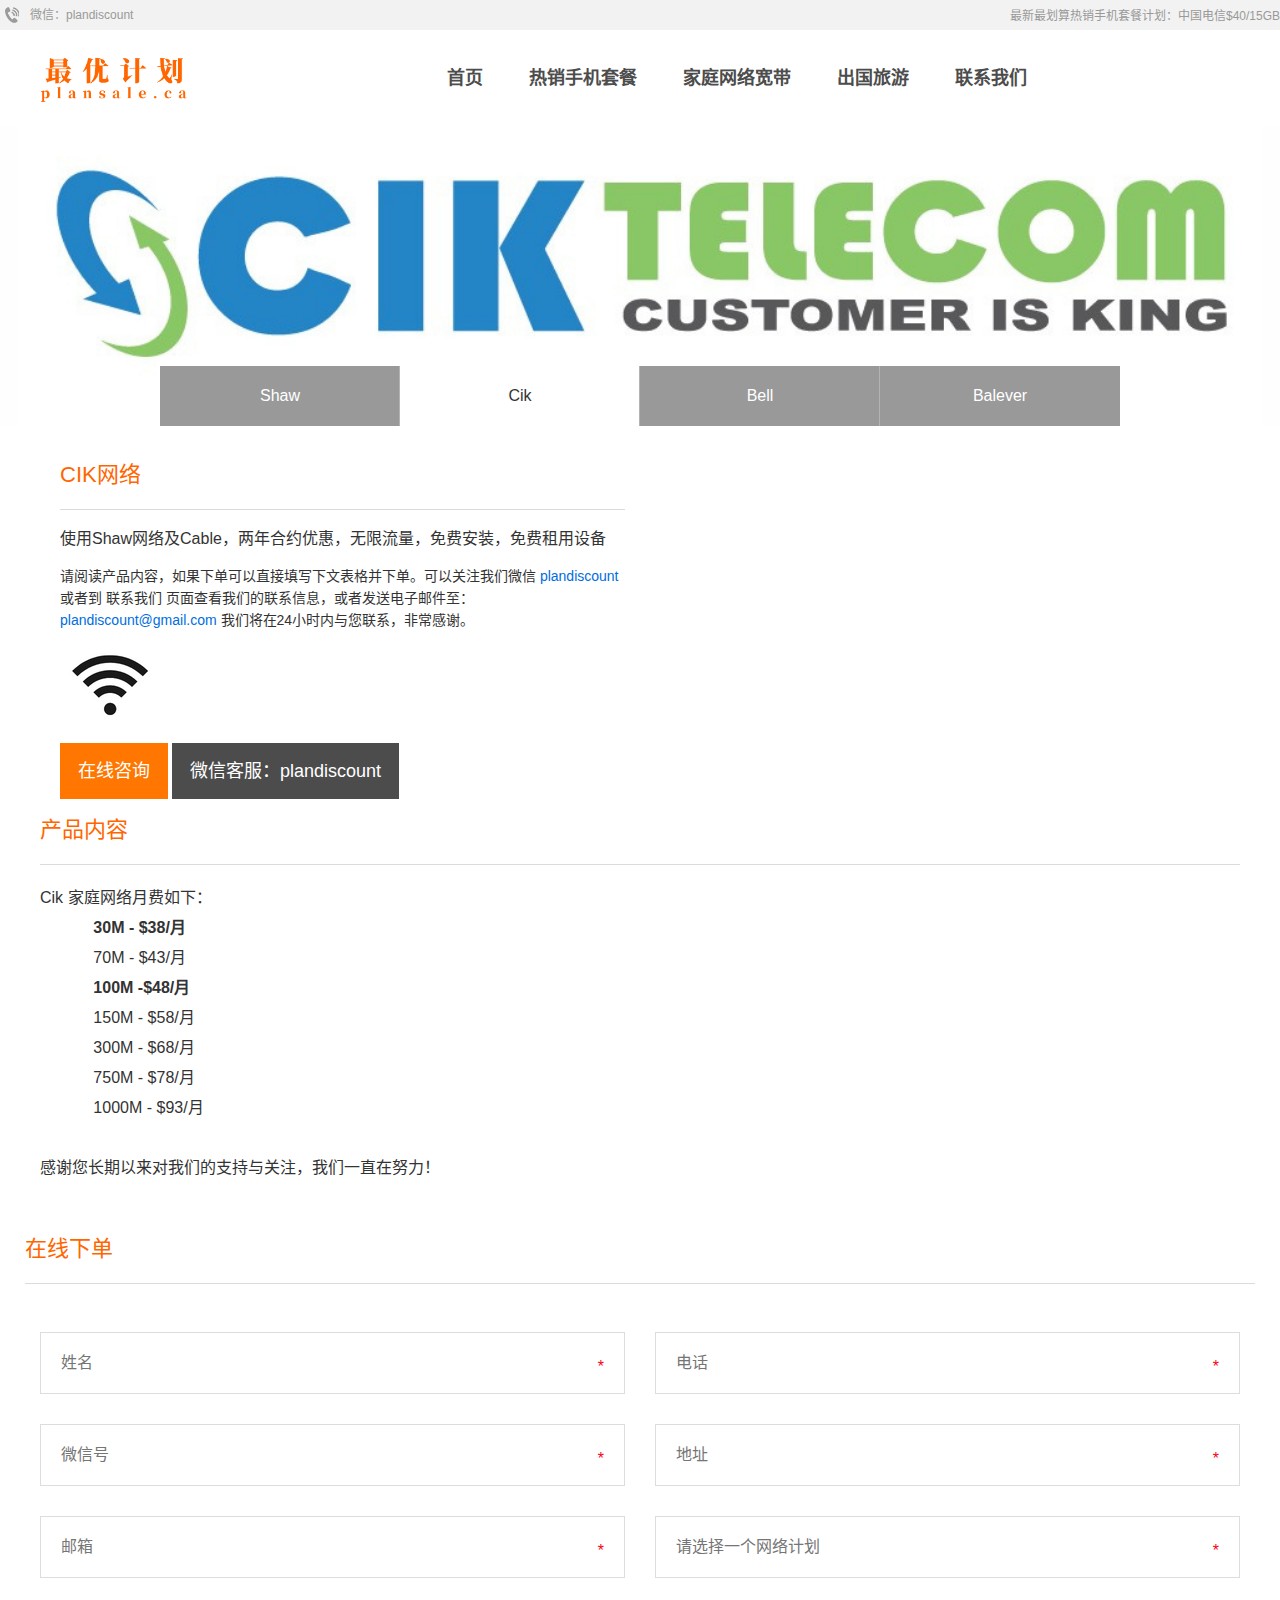
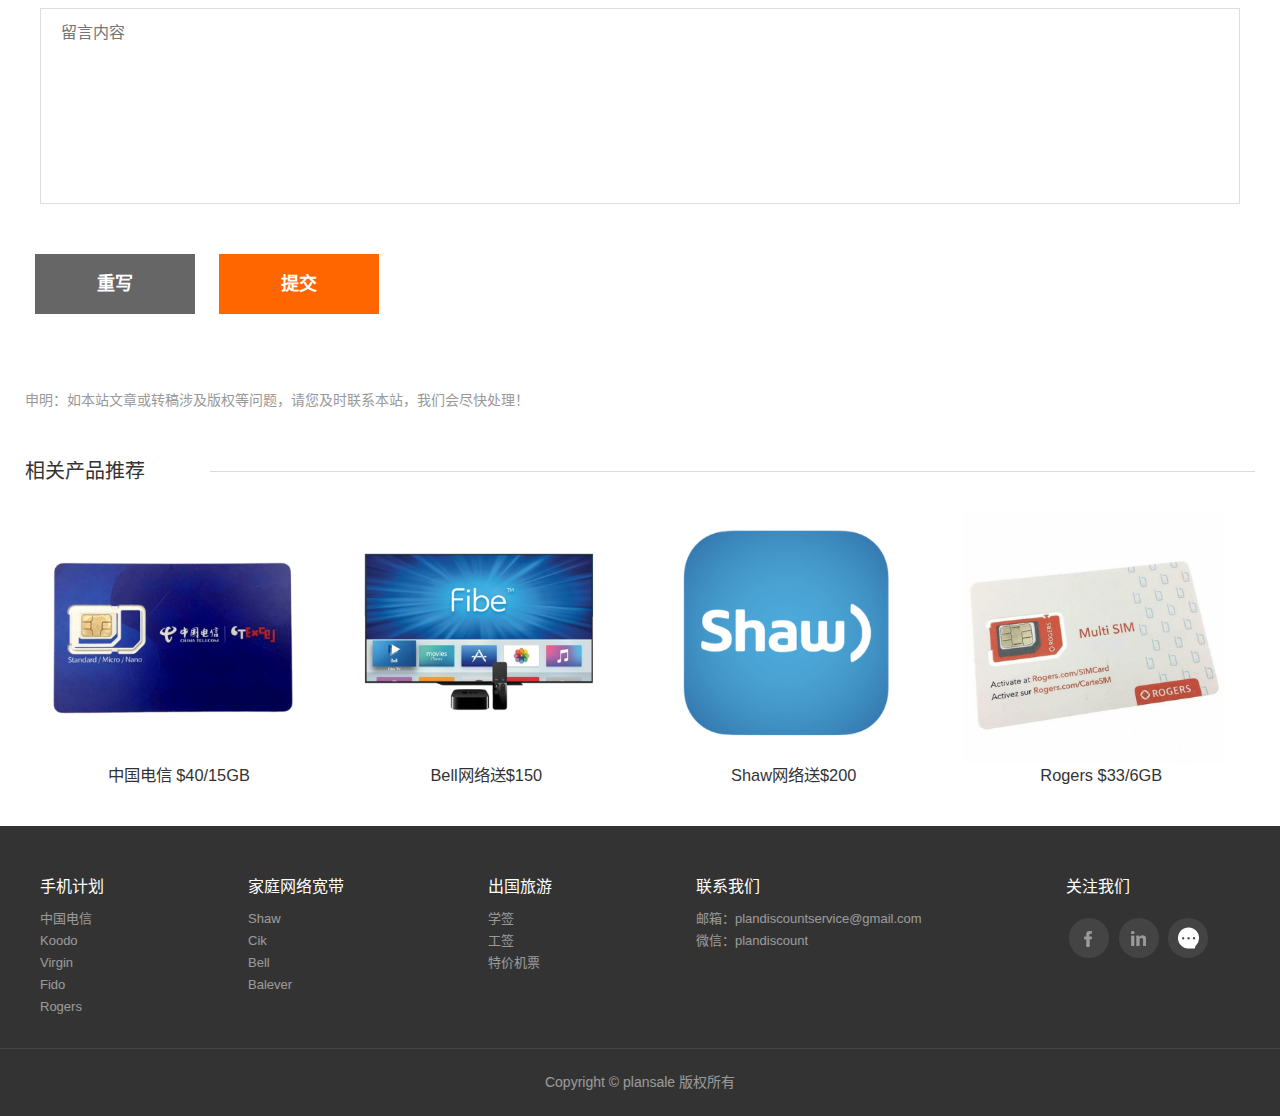
<file: cik.html>
<!DOCTYPE html>
<html lang="zh-CN">
<head>
<meta charset="utf-8">
<meta http-equiv="Content-Type" content="text/html">

<title>加国最优方案：中国电信40/12GB</title>
<meta name="keywords" content="加国最优方案：中国电信40/12GB">
<meta name="description" content="感谢您长期以来对我们的支持与关注，我们一直在努力">
<link rel="shortcut icon" href="static/image/favicon.png" type="image/png" />

<meta name="viewport" content="width=device-width, initial-scale=1.0, maximum-scale=1.0, user-scalable=0">
<meta http-equiv="X-UA-Compatible" content="ie=edge">
<meta name="renderer" content="webkit">
<meta name="format-detection" content="telephone=no">
<meta name="apple-mobile-web-app-capable" content="yes">
<meta name="apple-mobile-web-app-status-bar-style" content="black">
<meta name="format-detection" content="telephone=no">
<meta http-equiv="Pragma" content="no-cache">
<meta name="applicable-device" content="pc,mobile">
<link rel="stylesheet" type="text/css" href="static/css/layout.css">
<link rel="stylesheet" type="text/css" href="static/css/animate.min.css">
<script src="static/js/jquery-1.12.2.min.js"></script>
<link rel="stylesheet" href="static/css/product.css">
<link rel="stylesheet" href="static/css/font-awesome.min.css">
<style>
#article_content img {
	height: auto !important;
	max-width: 100%;
}
#article_content {
	word-wrap: break-word;
}
</style>
</head>
<body class="body-white">
  <header>
  
    <div class="topBar">
      <div class="main">
        <div class="topL grid_35">
         <!---- <p class="email">plandiscountservice@gmail.com  </p>-->
          <p class="tel">微信：plandiscount</p>
        </div>
        <div class="share grid_18 floatR">最新最划算热销手机套餐计划：中国电信$40/15GB</div>
        </div>
    </div>
  
    <div class="ast-header">
      <div class="commonweb clearfix">
        <div class="pc-head clearfix">
          <div class="logo"><a href="index.html" title="加国最优计划"><img src="static/image/planDiscountLogo.png" alt="为加国华人提供最优方案"></a></div>
          <div class="nav">
            <ul class="clearfix">
              <ul class="clearfix">
                <li class="sub_li">
                  <h4><a href="index.html"><b>首页</b></a><span class="arrorright-btn"></span></h4>
                </li>
                <li class="sub_li ">
                  <h4><a href="ctexcel.html"><b>热销手机套餐</b></a><span class="arrorright-btn"></span></h4>
                  <ul class="sub-nav">
                    
                    <li>
                      <h4><a rel="external nofollow" href="ctexcel.html">中国电信</a><span class="arrorright-btn"></span></h4>
                    </li>
                    
                    <li>
                      <h4><a rel="external nofollow" href="koodo.html">Koodo</a><span class="arrorright-btn"></span></h4>
                    </li>
                    
                    <li>
                      <h4><a rel="external nofollow" href="fido.html">Fido</a><span class="arrorright-btn"></span></h4>
                    </li>
                    
                    <li>
                      <h4><a rel="external nofollow" href="virgin.html">Virgin</a><span class="arrorright-btn"></span></h4>
                    </li>
                    
                    <li>
                      <h4><a rel="external nofollow" href="rogers.html">Rogers</a><span class="arrorright-btn"></span></h4>
                    </li>
                    
                    
                  </ul>
                </li><li class="sub_li ">
                  <h4><a href="shaw.html"><b>家庭网络宽带</b></a><span class="arrorright-btn"></span></h4>
                  <ul class="sub-nav">
                    
                    <li>
                      <h4><a rel="external nofollow" href="shaw.html">Shaw</a><span class="arrorright-btn"></span></h4>
                    </li>
                    
                    <li>
                      <h4><a rel="external nofollow" href="cik.html">Cik</a><span class="arrorright-btn"></span></h4>
                    </li>
                    
                    <li>
                      <h4><a rel="external nofollow" href="bell.html">Bell</a><span class="arrorright-btn"></span></h4>
                    </li>
                    
                    <li>
                      <h4><a rel="external nofollow" href="balever.html">Balever</a><span class="arrorright-btn"></span></h4>
                    </li>
                    
                  </ul>
                </li><li class="sub_li ">
                  <h4><a href="airticket.html"><b>出国旅游</b></a><span class="arrorright-btn"></span></h4>
                  <ul class="sub-nav">
                    <li>
                      <h4><a rel="external nofollow" href="airticket.html">特价机票</a><span class="arrorright-btn"></span></h4>
                    </li>
                    <li>
                      <h4><a rel="external nofollow" href="studypermit.html">学签申请</a><span class="arrorright-btn"></span></h4>
                    </li>
                    
                    <li>
                      <h4><a rel="external nofollow" href="workpermit.html">工签申请</a><span class="arrorright-btn"></span></h4>
                    </li>
  

                  </ul>
                </li><li class="sub_li ">
                  <h4><a href="contactus.html"><b>联系我们</b></a><span class="arrorright-btn"></span></h4>
                  <ul class="sub-nav">
                    
                  </ul>
                </li>
              </ul>
            </ul>
          </div>
          <div class="header-right">
            <div class="tab-right clearfix"> 
              <!--<div class="language"><a class="languageIcon"><span>Language</span></a>
                <div class="languageList"><a rel="external nofollow" href="/18009">English</a><a rel="external nofollow" href="/18009">中文</a></div>
              </div>-->
              <!--<div class="he_searchbox"><a href="javascript:;" class="search-btn btn"></a>
                <div class="right-absolute">
                  <div class="headeritem search">
                    <form action="/plus/search.php" name="formsearch">
                      <input type="hidden" name="kwtype" value="0">
                      <input type="text" name="q" placeholder="请输入搜索关键词" class="search-text" onkeypress="return(clickButton());">
                      <input type="submit" name="submit" value="" class="sreach-btn">
                    </form>
                  </div>
                </div>
              </div>-->
              <a href="javascript:;" class="mobnav-btn"><span></span><span></span><span></span></a></div>
          </div>
        </div>
      </div>
    </div>
  </header>

<div class="subbaner"> <img src="static/picture/cikbanner.png" alt="">
  <div class="subnavcont03">
    <div class="subnavlistcont03">
      <div class="subnavlist03">
        <h4 class="zsannavbtn03"><a href="javascript:;">产品展示</a></h4>
        <div class="commonweb">
          <ul class="clearfix">
            <li><a href='shaw.html' class="swiper-slide">Shaw</a> </li>
            <li><a href='cik.html'  class='cur'>Cik</a></li>
            
            <li><a href='bell.html' class="swiper-slide">Bell</a></li>
            
            <li><a href='balever.html' class="swiper-slide">Balever</a></li>
            
          </ul>
        </div>
      </div>
    </div>
  </div>
</div>
<!--container start-->
<div class="container product-container">
  <div class="row">
    <div class="col-lg-12 col-md-12 col-sm-12 col-xs-12">
      <div class="product-content">
        <div class="row" style="overflow:hidden;">

          <div class="col-lg-6 col-md-6 col-sm-12">
            <div class="summary">
              <h1 class="product_title">Cik网络</h1>
              <div class="model">
                <label>使用Shaw网络及Cable，两年合约优惠，无限流量，免费安装，免费租用设备</label>
                <div class="product_desc"> </div>
              </div>
              <div class="product_share"> 
                <span>请阅读产品内容，如果下单可以直接填写下文表格并下单。可以关注我们微信
                  <a style="color: #006dde;">plandiscount</a> 或者到
                  <a href="../../lianxiwomen/index.html">联系我们</a>
                  页面查看我们的联系信息，或者发送电子邮件至：
                  <a rel="external nofollow" href="plandiscount@gmail.com" style="color: #006dde;">plandiscount@gmail.com</a> 
                  我们将在24小时内与您联系，非常感谢。
                </span>
                <div class="product-share"> <a><img src="static/picture/internet.png"></a> 
                </div> 
              </div>
              <div class="info_product_btn">
                <a class="btn-success" rel="nofollow" href="#fb"> 在线咨询</a>
                <a class="btn-danger" >微信客服：plandiscount </a></div>
              <div style="clear:both;"></div>
            </div>
            <!-- .summary --> 
          </div>
        </div>
        <h1 class="product_title">产品内容</h1>
        <div class="news-detail">
          <p>
         <div>Cik 家庭网络月费如下： </div>
          <div>
            <div></div> &nbsp &nbsp &nbsp &nbsp &nbsp &nbsp <b>30M - $38/月 </b></div>
	          <div>
              <div>&nbsp &nbsp &nbsp &nbsp &nbsp &nbsp  70M - $43/月 </div>
             <div>
               <div>&nbsp &nbsp &nbsp &nbsp &nbsp &nbsp <b> 100M -$48/月 </b></div>
			          <div>
				          <div>&nbsp &nbsp &nbsp &nbsp &nbsp &nbsp 150M - $58/月 </div>
				            <div>
					          <div>&nbsp &nbsp &nbsp &nbsp &nbsp &nbsp 300M - $68/月 </div>
					            <div>
						            <div>&nbsp &nbsp &nbsp &nbsp &nbsp &nbsp 750M - $78/月</div>
					              	<div>
		                        <div>&nbsp &nbsp &nbsp &nbsp &nbsp &nbsp 1000M - $93/月 </div>
                            </div>
                              <div>	&nbsp;</div>
							              <div>
								              <div>感谢您长期以来对我们的支持与关注，我们一直在努力！</div>

																<div>	&nbsp;</div>
															</div>
														</div>
													</div>
												</div>
											</div>
										</div>
									</div>
								</div>

      <br>

        </div>
        <h1 class="product_title">在线下单</h1>
        <div class="contact-feedback">
          <form action="https://formsubmit.co/plandiscountservice@gmail.com" enctype="multipart/form-data" method="post">
            <input type="hidden" name="action" value="post">
            <input type="hidden" name="diyid" value="1">
            <input type="hidden" name="do" value="2">
            <ul class="clearfix">
              <li class="col-sm-6">
                <label>
                  <input type="text" name="username" id="username" value="" placeholder="姓名">
                  <span class="must mustcategory">*</span></label>
              </li>
              <li class="col-sm-6">
                <label>
                  <input type="text" name="telephone" id="telephone" value="" placeholder="电话">
                  <span class="must mustcategory">*</span></label>
              </li>
              <li class="col-sm-6">
                <label>
                  <input type="text" name="wechatID" id="wechatID" value="" placeholder="微信号">
                  <span class="must mustcategory">*</span>
                </label>
              </li>
              <li class="col-sm-6">
                <label>
                  <input type="text" name="address" id="address" value="" placeholder="地址">
                  <span class="must mustcategory">*</span>
                </label>
              </li>
              <li class="col-sm-6">
                <label>
                  <input type="text" name="email" id="email" value="" placeholder="邮箱">
                  <span class="must mustcategory">*</span></label>
              </li>
              <li class="col-sm-6">
                <label>
                  <input type="text" name="confirm" id="confirm" value="" placeholder="请选择一个网络计划">
                  <span class="must mustcategory">*</span></label>
              </li>
              <li class="col-xs-12">
                <label>
                  <textarea name="content" id="content" placeholder="留言内容"></textarea>
                </label>
              </li>
            </ul>
            <ul>
              <input type="reset" value="重写">
              <input type="submit" value="提交" id="tijiaox">
            </ul>
            <input type="hidden" name="dede_fields" value="username,text;telephone,text;email,text;address,text;content,multitext">
            <input type="hidden" name="dede_fieldshash" value="16f57290bd6d2f1e93b53dfe6a305eae">
          </form>
        </div>
        <p class="article-declare">申明：如本站文章或转稿涉及版权等问题，请您及时联系本站，我们会尽快处理！</p>
        <!--detail end-->
        <div style="margin-top:50px;"></div>
        <section class="related products">
          <h2 class="related_title">相关产品推荐</h2>
          <div class="related_line"></div>
          <div class="clear"></div>
          <ul class="products">
            <li class="">
              <div class="tzShop-item_inner" onclick="location.href='ctexcel.html'" style="cursor: pointer;">
                <div class="tzShop-item_image "> <img width="262" height="180" src="static/picture/ctexcelcard.png" alt="中国电信" class="attachment-thumbnail size-thumbnail wp-post-image"> </div>
                <div class="tzShop-item_info">
                  <h3 class="tzShop-item_title"> <a class="title" href="ctexcel.html">中国电信 $40/15GB</a> </h3>
                </div>
                <span class="line-left"></span> <span class="line-right"></span> </div>
            </li>
<li class="">
  <div class="tzShop-item_inner" onclick="location.href='bell.html'" style="cursor: pointer;">
    <div class="tzShop-item_image "> <img width="262" height="180" src="static/picture/bellproduct.png" class="attachment-thumbnail size-thumbnail wp-post-image"> </div>
    <div class="tzShop-item_info">
      <h3 class="tzShop-item_title"> <a class="title" href="bell.html">Bell网络送$150</a> </h3>
    </div>
    <span class="line-left"></span> <span class="line-right"></span> </div>
            </li>
<li class="">
  <div class="tzShop-item_inner" onclick="location.href='shaw.html'" style="cursor: pointer;">
    <div class="tzShop-item_image "> <img width="262" height="180" src="static/picture/shawproduct.png" alt="shaw" class="attachment-thumbnail size-thumbnail wp-post-image"> </div>
    <div class="tzShop-item_info">
      <h3 class="tzShop-item_title"> <a class="title" href="shaw.html">Shaw网络送$200</a> </h3>
    </div>
    <span class="line-left"></span> <span class="line-right"></span> </div>
            </li>
<li class="">
  <div class="tzShop-item_inner" onclick="location.href='rogers.html'" style="cursor: pointer;">
    <div class="tzShop-item_image "> <img width="262" height="180" src="static/picture/rogerscard.png" alt="Rogers" class="attachment-thumbnail size-thumbnail wp-post-image"> </div>
    <div class="tzShop-item_info">
      <h3 class="tzShop-item_title"> <a class="title" href="rogers.html">Rogers $33/6GB</a> </h3>
    </div>
    <span class="line-left"></span> <span class="line-right"></span> </div>
            </li>

          </ul>
          <div style="margin-top:25px;"></div>
        </section>
      </div>
    </div>
  </div>
</div>
<!--video player end--
<div class="m_xufu clear"><a href="tel:18888888888"><span class="xk_k clear" style="display: block;"><span class="d"><span class="a"></span></span><span class="b"><span class="ba">客服电话：020-88888888</span><span class="bb">免费预约师傅上门量尺！</span></span><span class="c">点击咨询</span></span></a></div>
!--video player end-->
<footer>
  <div class="footer-nav" id="gwogojzzbo">
    <div class="commonweb">
      <ul class="clearfix">
        <li>
          <h5>手机计划</h5>
          <p class="footer-drop">  
            <a href="ctexcel.html" rel="external nofollow">中国电信</a>  
            <a href="koodo.html" rel="external nofollow">Koodo</a>  
            <a href="virgin.html" rel="external nofollow">Virgin</a>  
            <a href="fido.html" rel="external nofollow">Fido</a>  
            <a href="rogers.html" rel="external nofollow">Rogers</a>  
          </p>
        </li><li>
          <h5>家庭网络宽带</h5>
          <p class="footer-drop">  
            <a href="shaw.html" rel="external nofollow">Shaw</a>  
            <a href="cik.html" rel="external nofollow">Cik</a>  
            <a href="bell.html" rel="external nofollow">Bell</a>  
 
            <a href="balever.html" rel="external nofollow">Balever</a>  
          </p>
        </li><li>
          <h5>出国旅游</h5>
          <p class="footer-drop">  
            <a href="studypermit.html" rel="external nofollow">学签</a>  
            <a href="workpermit.html" rel="external nofollow">工签</a>  
            <a href="airticket.html" rel="external nofollow">特价机票</a>  
          </p>
        </li><li>
          <h5>联系我们</h5>
          <p class="footer-drop">  
            <a href="a/guanyuwomen/gongsijianjie/index.html" rel="external nofollow">邮箱：plandiscountservice@gmail.com</a>  
            <a href="a/guanyuwomen/gongsizizhi/index.html" rel="external nofollow">微信：plandiscount</a>  
          </p>
        </li>
        <li>
          <h5>关注我们</h5>
          <div class="footer-share"> 
            <a href="javascript:;" class="facebook" rel="external nofollow"></a> 
            <a href="https://www.instagram.com/plandiscount/" class="instagram" rel="external nofollow"></a> 
            <a href="javascript:;" class="wechat" rel="external nofollow"></a>  
          </div>
        </li>
      </ul>
    </div>
  </div>
  <div class="footer-info">
    <div class="commonweb">
      <dl class="clearfix">
        <dd><span>Copyright &copy; plansale 版权所有 <a rel="external nofollow" href="javascript:;" target="_blank"></a></span></dd>
      </dl>
    </div>
  </div>
</footer>
<script src="static/js/idangerous.swiper.min.js"></script> 
<script src="static/js/layout.js"></script>
</body>
</html>

<section class="facebook" id="fb">
<!-- Messenger Chat Plugin Code -->
  <div id="fb-root"></div>

<!-- Your Chat Plugin code -->
  <div id="fb-customer-chat" class="fb-customerchat"></div>

</section>

<script>
  var chatbox = document.getElementById('fb-customer-chat');
  chatbox.setAttribute("page_id", "109984358181719");
  chatbox.setAttribute("attribution", "biz_inbox");
</script>

<!-- Your SDK code -->
<script>
  window.fbAsyncInit = function() {
    FB.init({
      xfbml            : true,
      version          : 'v12.0'
    });
  };

  (function(d, s, id) {
    var js, fjs = d.getElementsByTagName(s)[0];
    if (d.getElementById(id)) return;
    js = d.createElement(s); js.id = id;
    js.src = 'https://connect.facebook.net/zh_CN/sdk/xfbml.customerchat.js';
    fjs.parentNode.insertBefore(js, fjs);
  }(document, 'script', 'facebook-jssdk'));
</script>
</file>
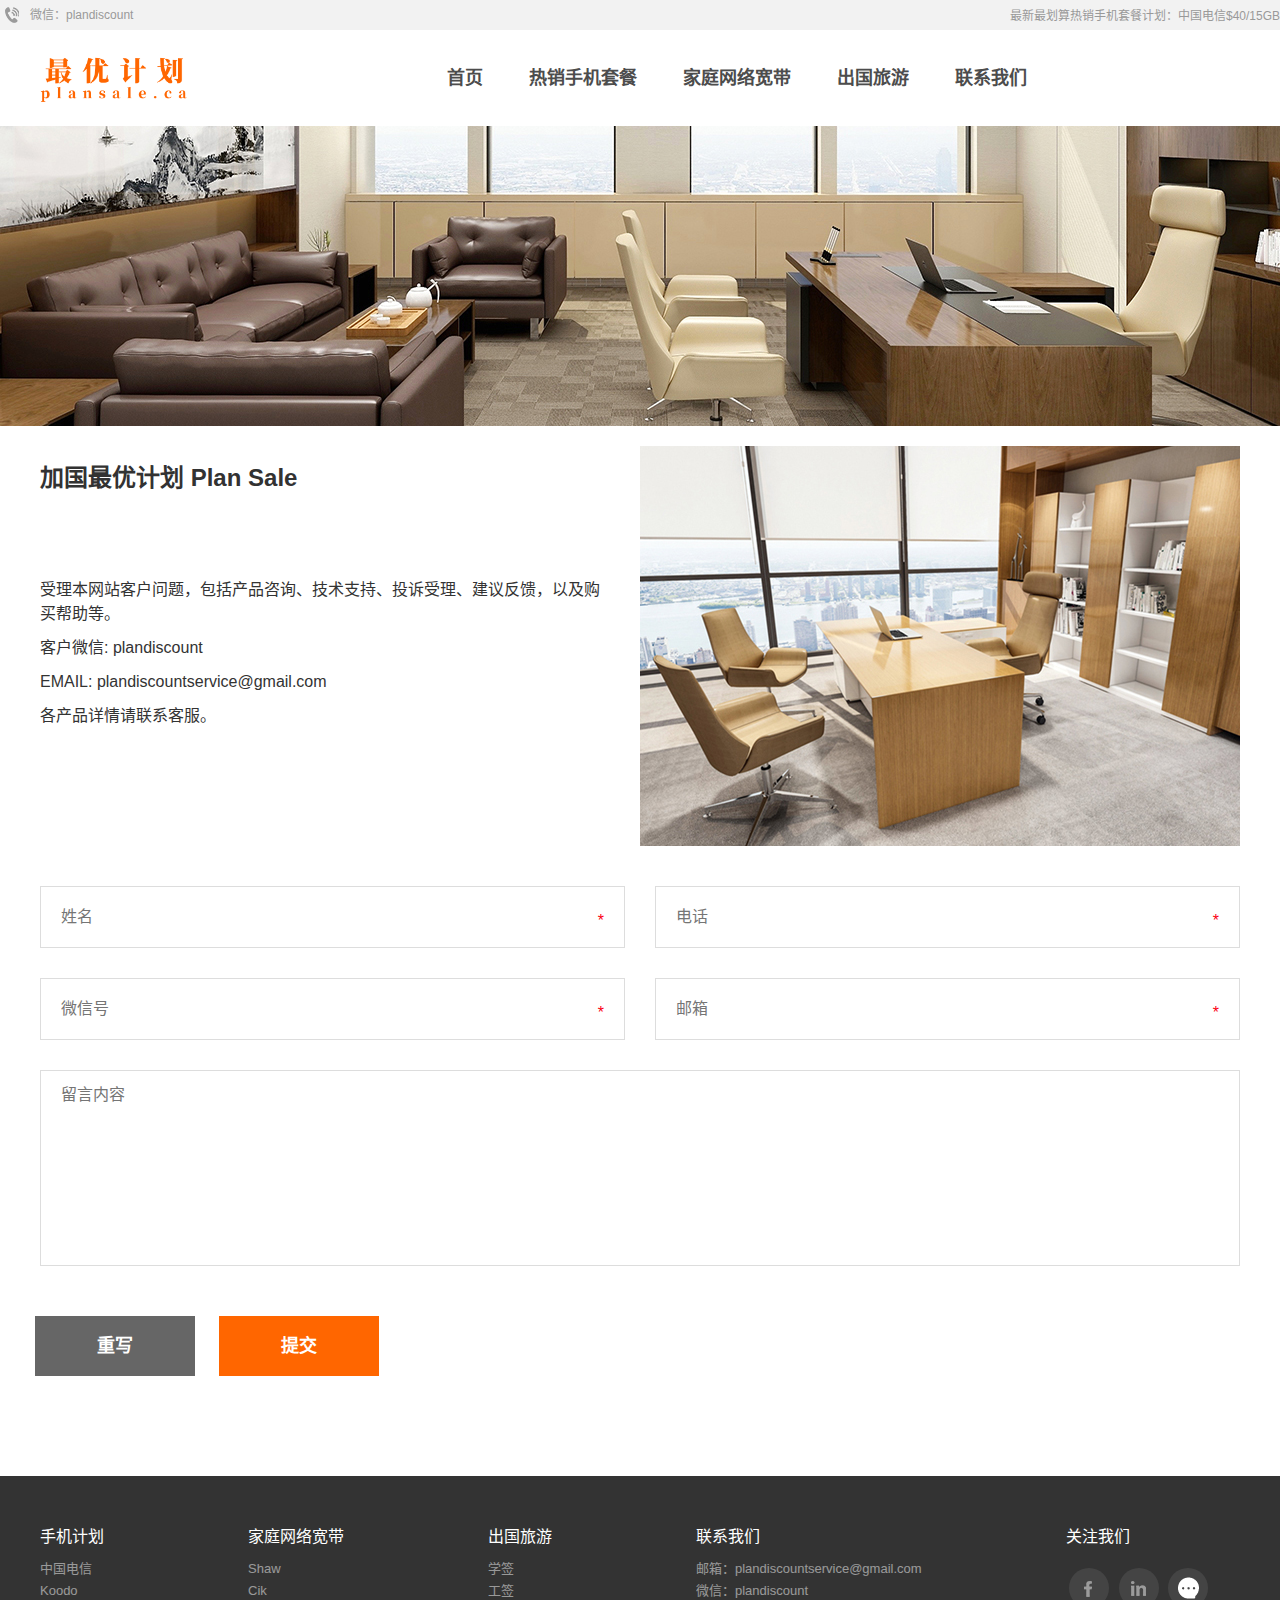
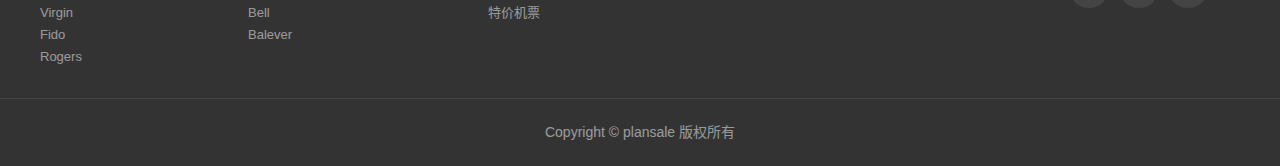
<file: contactus.html>
<!DOCTYPE html>
<html lang="zh-CN">
<head>

<title>加国最优方案：热销手机套餐计划，家庭网络计划，家庭安防监控，学签工签服务，旅游机票服务等</title>
<meta name="keywords" content="">
<meta name="description" content="">
<link rel="shortcut icon" href="static/image/favicon.png" type="image/png" />

<meta name="author" content="order by dede58.com">
<meta http-equiv="Content-Type" content="text/html; charset=utf-8">
<meta name="viewport" content="width=device-width, initial-scale=1.0, maximum-scale=1.0, user-scalable=0">
<meta http-equiv="X-UA-Compatible" content="ie=edge">
<meta name="renderer" content="webkit">
<meta name="format-detection" content="telephone=no">
<meta name="apple-mobile-web-app-capable" content="yes">
<meta name="apple-mobile-web-app-status-bar-style" content="black">
<meta name="format-detection" content="telephone=no">
<meta http-equiv="Pragma" content="no-cache">
<meta name="applicable-device" content="pc,mobile">
<link rel="stylesheet" type="text/css" href="static/css/layout.css">
<link rel="stylesheet" type="text/css" href="static/css/animate.min.css">
<script src="static/js/jquery-1.12.2.min.js"></script>
<link rel="stylesheet" href="static/css/product.css">
<link rel="stylesheet" href="static/css/font-awesome.min.css">
<style>
  #article_content img {
    height: auto !important;
    max-width: 100%;
  }
  #article_content {
    word-wrap: break-word;
  }
  </style>
  </head>
  <body class="body-white">
  <header>
  
    <div class="topBar">
      <div class="main">
        <div class="topL grid_35">
         <!---- <p class="email">plandiscountservice@gmail.com  </p>-->
          <p class="tel">微信：plandiscount</p>
        </div>
        <div class="share grid_18 floatR">最新最划算热销手机套餐计划：中国电信$40/15GB</div>
        </div>
    </div>
  
    <div class="ast-header">
      <div class="commonweb clearfix">
        <div class="pc-head clearfix">
          <div class="logo"><a href="index.html" title="加国最优计划"><img src="static/image/planDiscountLogo.png" alt="为加国华人提供最优方案"></a></div>
          <div class="nav">
            <ul class="clearfix">
              <ul class="clearfix">
                <li class="sub_li">
                  <h4><a href="index.html"><b>首页</b></a><span class="arrorright-btn"></span></h4>
                </li>
                <li class="sub_li ">
                  <h4><a href="ctexcel.html"><b>热销手机套餐</b></a><span class="arrorright-btn"></span></h4>
                  <ul class="sub-nav">
                    
                    <li>
                      <h4><a rel="external nofollow" href="ctexcel.html">中国电信</a><span class="arrorright-btn"></span></h4>
                    </li>
                    
                    <li>
                      <h4><a rel="external nofollow" href="koodo.html">Koodo</a><span class="arrorright-btn"></span></h4>
                    </li>
                    
                    <li>
                      <h4><a rel="external nofollow" href="fido.html">Fido</a><span class="arrorright-btn"></span></h4>
                    </li>
                    
                    <li>
                      <h4><a rel="external nofollow" href="virgin.html">Virgin</a><span class="arrorright-btn"></span></h4>
                    </li>
                    
                    <li>
                      <h4><a rel="external nofollow" href="rogers.html">Rogers</a><span class="arrorright-btn"></span></h4>
                    </li>
                    
                    
                  </ul>
                </li><li class="sub_li ">
                  <h4><a href="shaw.html"><b>家庭网络宽带</b></a><span class="arrorright-btn"></span></h4>
                  <ul class="sub-nav">
                    
                    <li>
                      <h4><a rel="external nofollow" href="shaw.html">Shaw</a><span class="arrorright-btn"></span></h4>
                    </li>
                    
                    <li>
                      <h4><a rel="external nofollow" href="cik.html">Cik</a><span class="arrorright-btn"></span></h4>
                    </li>
                    
                    <li>
                      <h4><a rel="external nofollow" href="bell.html">Bell</a><span class="arrorright-btn"></span></h4>
                    </li>
                    
                    <li>
                      <h4><a rel="external nofollow" href="balever.html">Balever</a><span class="arrorright-btn"></span></h4>
                    </li>
                    
                  </ul>
                </li><li class="sub_li ">
                  <h4><a href="airticket.html"><b>出国旅游</b></a><span class="arrorright-btn"></span></h4>
                  <ul class="sub-nav">
                    <li>
                      <h4><a rel="external nofollow" href="airticket.html">特价机票</a><span class="arrorright-btn"></span></h4>
                    </li>
                    <li>
                      <h4><a rel="external nofollow" href="studypermit.html">学签申请</a><span class="arrorright-btn"></span></h4>
                    </li>
                    
                    <li>
                      <h4><a rel="external nofollow" href="workpermit.html">工签申请</a><span class="arrorright-btn"></span></h4>
                    </li>
  

                  </ul>
                </li><li class="sub_li ">
                  <h4><a href="contactus.html"><b>联系我们</b></a><span class="arrorright-btn"></span></h4>
                  <ul class="sub-nav">
                    
                  </ul>
                </li>
              </ul>
            </ul>
          </div>
          <div class="header-right">
            <div class="tab-right clearfix"> 
              <!--<div class="language"><a class="languageIcon"><span>Language</span></a>
                <div class="languageList"><a rel="external nofollow" href="/18009">English</a><a rel="external nofollow" href="/18009">中文</a></div>
              </div>-->
              <!--<div class="he_searchbox"><a href="javascript:;" class="search-btn btn"></a>
                <div class="right-absolute">
                  <div class="headeritem search">
                    <form action="/plus/search.php" name="formsearch">
                      <input type="hidden" name="kwtype" value="0">
                      <input type="text" name="q" placeholder="请输入搜索关键词" class="search-text" onkeypress="return(clickButton());">
                      <input type="submit" name="submit" value="" class="sreach-btn">
                    </form>
                  </div>
                </div>
              </div>-->
              <a href="javascript:;" class="mobnav-btn"><span></span><span></span><span></span></a></div>
          </div>
        </div>
      </div>
    </div>
  </header>

<div class="subbaner"> <img src="static/picture/nbanner3.jpg" alt="联系我们"> </div>
<!--container start-->
<div class="container">
  <div class="commonweb"> 
    <!--content start-->
    <div class="contact">
      <dl class="contact-top distable">
        <dt>
          <h2>加国最优计划 Plan Sale</h2>
          <p><p><br><br>
	受理本网站客户问题，包括产品咨询、技术支持、投诉受理、建议反馈，以及购买帮助等。</p>
<p>
	客户微信: plandiscount</p>
<p>
	EMAIL: plandiscountservice@gmail.com</p>
<p>
	</p>
<p>
	各产品详情请联系客服。</p>

        </dt>
        <dd> <img src="static/picture/contact_server.jpg" > </dd>
      </dl>
      <!--<dl class="distable" style="margin-top:20px; border:#dedede 1px solid">
        <iframe src="" frameborder="0" width="100%" height="550" scrolling="no"></iframe>
      </dl>-->
      <div class="contact-feedback">
        <form action="https://formsubmit.co/plandiscountservice@gmail.com" enctype="multipart/form-data" method="post">
          <input type="hidden" name="action" value="post">
          <input type="hidden" name="diyid" value="1">
          <input type="hidden" name="do" value="2">
          <ul class="clearfix">
            <li class="col-sm-6">
              <label>
                <input type="text" name="username" id="username" value="" placeholder="姓名">
                <span class="must mustcategory">*</span></label>
            </li>
            <li class="col-sm-6">
              <label>
                <input type="text" name="telephone" id="telephone" value="" placeholder="电话">
                <span class="must mustcategory">*</span></label>
            </li>
            <li class="col-sm-6">
              <label>
                <input type="text" name="wechatID" id="wechatID" value="" placeholder="微信号">
                <span class="must mustcategory">*</span>
              </label>
            </li>
            <li class="col-sm-6">
              <label>
                <input type="text" name="email" id="email" value="" placeholder="邮箱">
                <span class="must mustcategory">*</span></label>
            </li>
            <li class="col-xs-12">
              <label>
                <textarea name="content" id="content" placeholder="留言内容"></textarea>
              </label>
            </li>
          </ul>
          <ul>
            <input type="reset" value="重写">
            <input type="submit" value="提交" id="tijiaox">
          </ul>
          <input type="hidden" name="dede_fields" value="username,text;telephone,text;email,text;address,text;content,multitext">
          <input type="hidden" name="dede_fieldshash" value="16f57290bd6d2f1e93b53dfe6a305eae">
        </form>
      </div>
    </div>
    <!--content end--> 
  </div>
</div>
<!--video player end-->


<footer>
  <div class="footer-nav" id="gwogojzzbo">
    <div class="commonweb">
      <ul class="clearfix">
        <li>
          <h5>手机计划</h5>
          <p class="footer-drop">  
            <a href="ctexcel.html" rel="external nofollow">中国电信</a>  
            <a href="koodo.html" rel="external nofollow">Koodo</a>  
            <a href="virgin.html" rel="external nofollow">Virgin</a>  
            <a href="fido.html" rel="external nofollow">Fido</a>  
            <a href="rogers.html" rel="external nofollow">Rogers</a>  
          </p>
        </li><li>
          <h5>家庭网络宽带</h5>
          <p class="footer-drop">  
            <a href="shaw.html" rel="external nofollow">Shaw</a>  
            <a href="cik.html" rel="external nofollow">Cik</a>  
            <a href="bell.html" rel="external nofollow">Bell</a>  
            <a href="balever.html" rel="external nofollow">Balever</a>  
          </p>
        </li><li>
          <h5>出国旅游</h5>
          <p class="footer-drop">  
            <a href="studypermit.html" rel="external nofollow">学签</a>  
            <a href="workpermit.html" rel="external nofollow">工签</a>  
            <a href="airticket.html" rel="external nofollow">特价机票</a>  
          </p>
        </li><li>
          <h5>联系我们</h5>
          <p class="footer-drop">  
            <a href="a/guanyuwomen/gongsijianjie/index.html" rel="external nofollow">邮箱：plandiscountservice@gmail.com</a>  
            <a href="a/guanyuwomen/gongsizizhi/index.html" rel="external nofollow">微信：plandiscount</a>  
          </p>
        </li>
        <li>
          <h5>关注我们</h5>
          <div class="footer-share"> 
            <a href="javascript:;" class="facebook" rel="external nofollow"></a> 
            <a href="https://www.instagram.com/plandiscount/" class="instagram" rel="external nofollow"></a> 
            <a href="javascript:;" class="wechat" rel="external nofollow"></a> 
          </div>
        </li>
      </ul>
    </div>
  </div>
  <div class="footer-info">
    <div class="commonweb">
      <dl class="clearfix">
        <dd><span>Copyright &copy; plansale 版权所有 <a rel="external nofollow" href="javascript:;" target="_blank"></a></span></dd>
      </dl>
    </div>
  </div>
</footer>
<script src="static/js/idangerous.swiper.min.js"></script> 
<script src="static/js/layout.js"></script> 
<script type="text/javascript" src="static/js/ckplayer.js"></script> 
<script type="text/javascript" src="static/js/index.js"></script>
</body>
</html>

<section class="facebook" id="fb">
<!-- Messenger Chat Plugin Code -->
  <div id="fb-root"></div>

<!-- Your Chat Plugin code -->
  <div id="fb-customer-chat" class="fb-customerchat"></div>

</section>

<script>
  var chatbox = document.getElementById('fb-customer-chat');
  chatbox.setAttribute("page_id", "109984358181719");
  chatbox.setAttribute("attribution", "biz_inbox");
</script>

<!-- Your SDK code -->
<script>
  window.fbAsyncInit = function() {
    FB.init({
      xfbml            : true,
      version          : 'v12.0'
    });
  };

  (function(d, s, id) {
    var js, fjs = d.getElementsByTagName(s)[0];
    if (d.getElementById(id)) return;
    js = d.createElement(s); js.id = id;
    js.src = 'https://connect.facebook.net/zh_CN/sdk/xfbml.customerchat.js';
    fjs.parentNode.insertBefore(js, fjs);
  }(document, 'script', 'facebook-jssdk'));
</script>
</file>
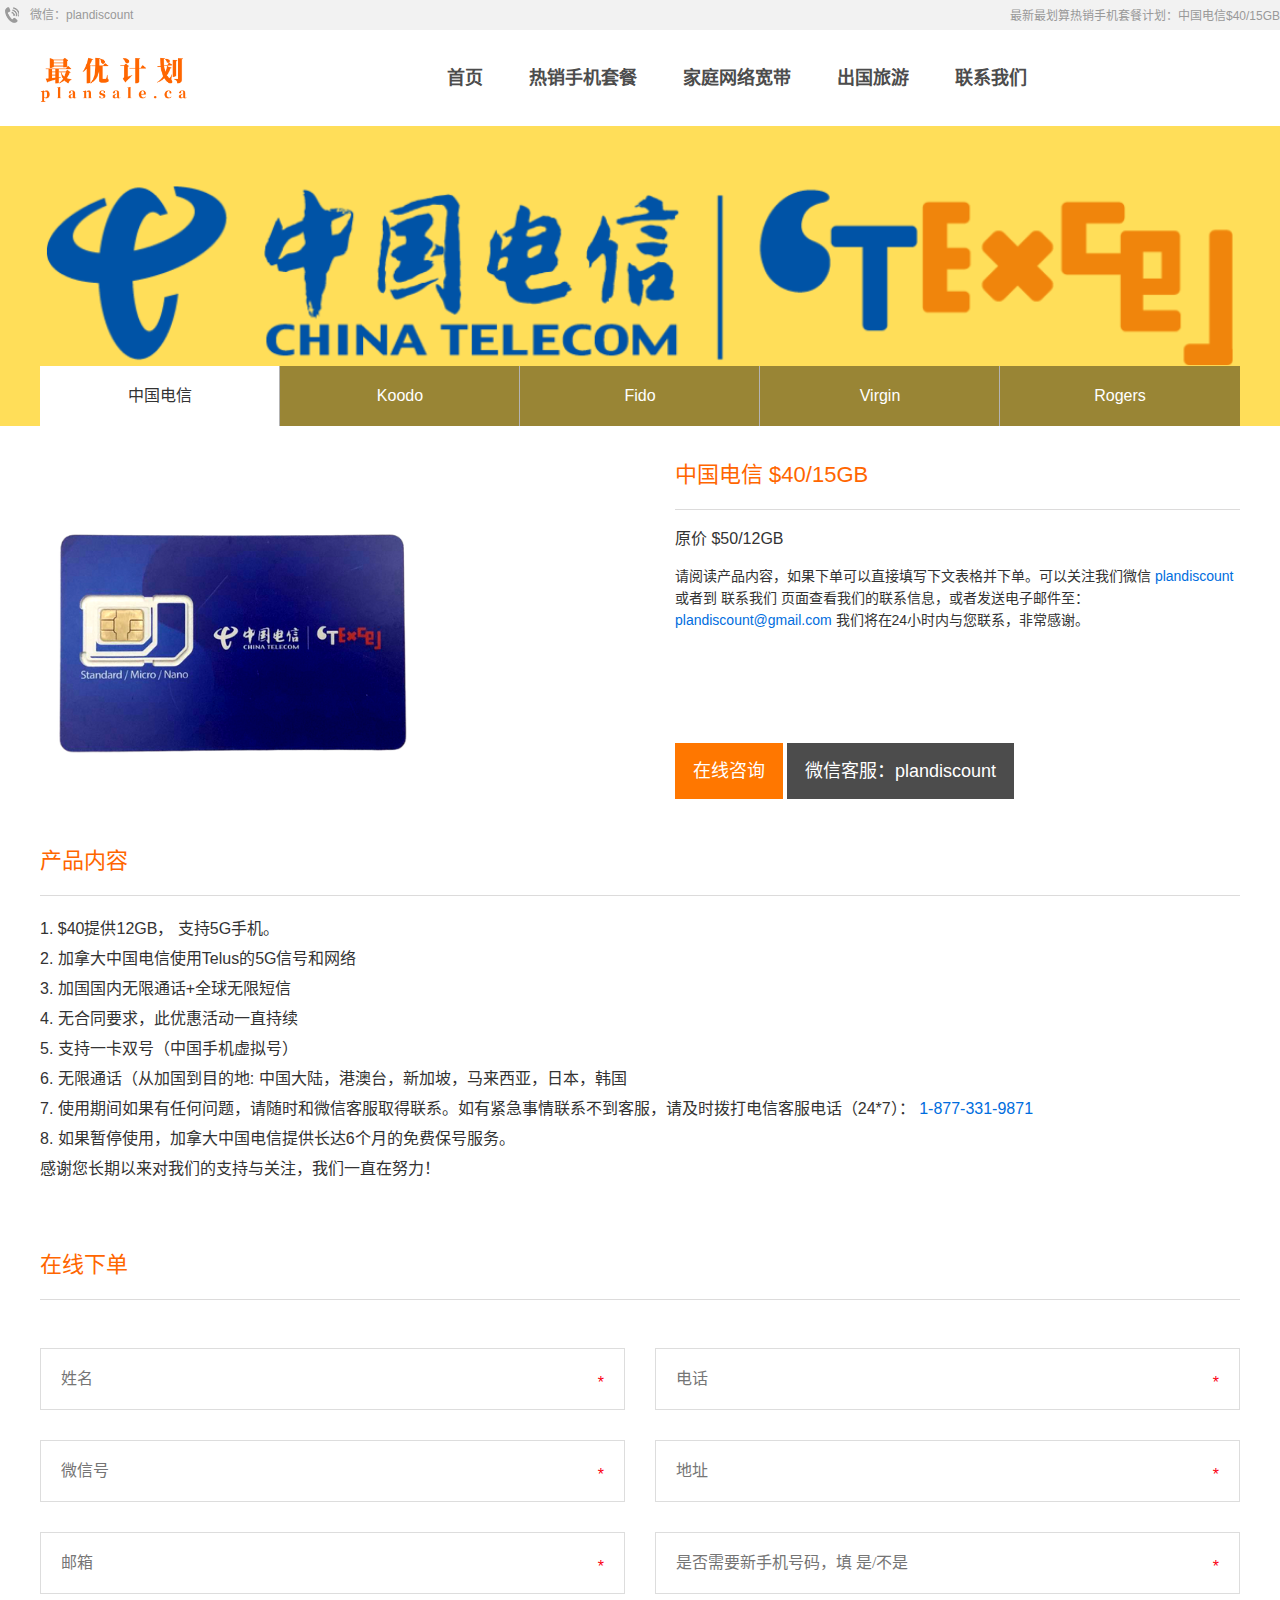
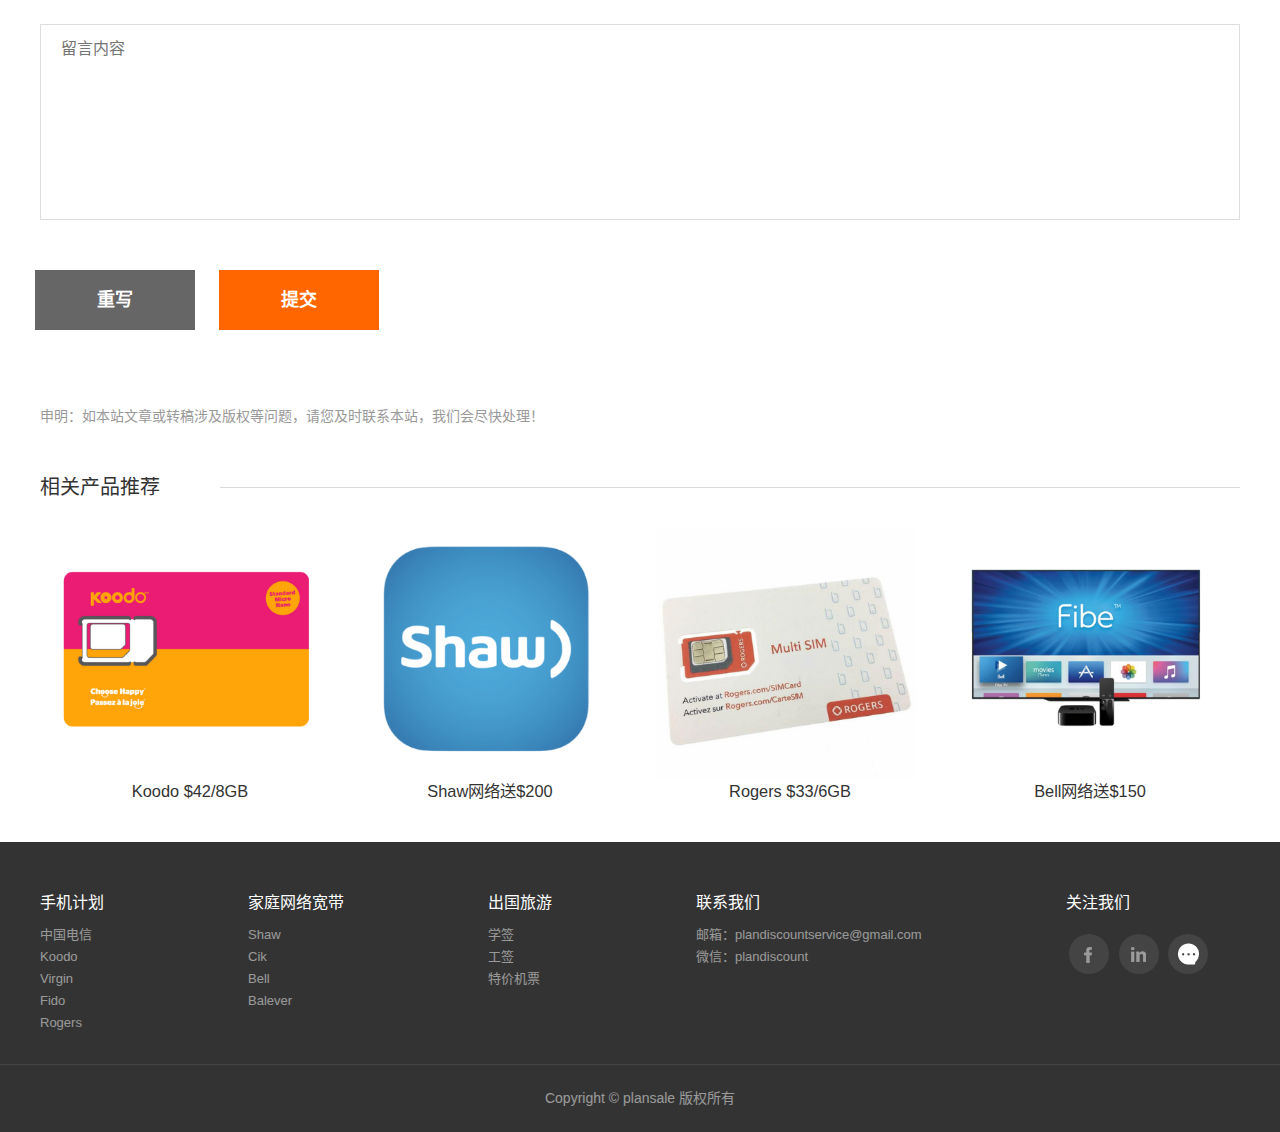
<file: ctexcel.html>
<!DOCTYPE html>
<html lang="zh-CN">
<head>
<meta charset="utf-8">
<meta http-equiv="Content-Type" content="text/html">

<title>加国最优方案：中国电信40/12GB</title>
<meta name="keywords" content="加国最优方案：中国电信40/12GB">
<meta name="description" content="感谢您长期以来对我们的支持与关注，我们一直在努力">
<link rel="shortcut icon" href="static/image/favicon.png" type="image/png" />

<meta name="viewport" content="width=device-width, initial-scale=1.0, maximum-scale=1.0, user-scalable=0">
<meta http-equiv="X-UA-Compatible" content="ie=edge">
<meta name="renderer" content="webkit">
<meta name="format-detection" content="telephone=no">
<meta name="apple-mobile-web-app-capable" content="yes">
<meta name="apple-mobile-web-app-status-bar-style" content="black">
<meta name="format-detection" content="telephone=no">
<meta http-equiv="Pragma" content="no-cache">
<meta name="applicable-device" content="pc,mobile">
<link rel="stylesheet" type="text/css" href="static/css/layout.css">
<link rel="stylesheet" type="text/css" href="static/css/animate.min.css">
<script src="static/js/jquery-1.12.2.min.js"></script>
<link rel="stylesheet" href="static/css/product.css">
<link rel="stylesheet" href="static/css/font-awesome.min.css">
<style>
  #article_content img {
    height: auto !important;
    max-width: 100%;
  }
  #article_content {
    word-wrap: break-word;
  }
  </style>
  </head>
  <body class="body-white">
  <header>
  
    <div class="topBar">
      <div class="main">
        <div class="topL grid_35">
         <!---- <p class="email">plandiscountservice@gmail.com  </p>-->
          <p class="tel">微信：plandiscount</p>
        </div>
        <div class="share grid_18 floatR">最新最划算热销手机套餐计划：中国电信$40/15GB</div>
        </div>
    </div>
  
    <div class="ast-header">
      <div class="commonweb clearfix">
        <div class="pc-head clearfix">
          <div class="logo"><a href="index.html" title="加国最优计划"><img src="static/image/planDiscountLogo.png" alt="为加国华人提供最优方案"></a></div>
          <div class="nav">
            <ul class="clearfix">
              <ul class="clearfix">
                <li class="sub_li">
                  <h4><a href="index.html"><b>首页</b></a><span class="arrorright-btn"></span></h4>
                </li>
                <li class="sub_li ">
                  <h4><a href="ctexcel.html"><b>热销手机套餐</b></a><span class="arrorright-btn"></span></h4>
                  <ul class="sub-nav">
                    
                    <li>
                      <h4><a rel="external nofollow" href="ctexcel.html">中国电信</a><span class="arrorright-btn"></span></h4>
                    </li>
                    
                    <li>
                      <h4><a rel="external nofollow" href="koodo.html">Koodo</a><span class="arrorright-btn"></span></h4>
                    </li>
                    
                    <li>
                      <h4><a rel="external nofollow" href="fido.html">Fido</a><span class="arrorright-btn"></span></h4>
                    </li>
                    
                    <li>
                      <h4><a rel="external nofollow" href="virgin.html">Virgin</a><span class="arrorright-btn"></span></h4>
                    </li>
                    
                    <li>
                      <h4><a rel="external nofollow" href="rogers.html">Rogers</a><span class="arrorright-btn"></span></h4>
                    </li>
                    
                    
                  </ul>
                </li><li class="sub_li ">
                  <h4><a href="shaw.html"><b>家庭网络宽带</b></a><span class="arrorright-btn"></span></h4>
                  <ul class="sub-nav">
                    
                    <li>
                      <h4><a rel="external nofollow" href="shaw.html">Shaw</a><span class="arrorright-btn"></span></h4>
                    </li>
                    
                    <li>
                      <h4><a rel="external nofollow" href="cik.html">Cik</a><span class="arrorright-btn"></span></h4>
                    </li>
                    
                    <li>
                      <h4><a rel="external nofollow" href="bell.html">Bell</a><span class="arrorright-btn"></span></h4>
                    </li>
                    
                    <li>
                      <h4><a rel="external nofollow" href="balever.html">Balever</a><span class="arrorright-btn"></span></h4>
                    </li>
                    
                  </ul>
                </li><li class="sub_li ">
                  <h4><a href="airticket.html"><b>出国旅游</b></a><span class="arrorright-btn"></span></h4>
                  <ul class="sub-nav">
                    <li>
                      <h4><a rel="external nofollow" href="airticket.html">特价机票</a><span class="arrorright-btn"></span></h4>
                    </li>
                    <li>
                      <h4><a rel="external nofollow" href="studypermit.html">学签申请</a><span class="arrorright-btn"></span></h4>
                    </li>
                    
                    <li>
                      <h4><a rel="external nofollow" href="workpermit.html">工签申请</a><span class="arrorright-btn"></span></h4>
                    </li>
  

                  </ul>
                </li><li class="sub_li ">
                  <h4><a href="contactus.html"><b>联系我们</b></a><span class="arrorright-btn"></span></h4>
                  <ul class="sub-nav">
                    
                  </ul>
                </li>
              </ul>
            </ul>
          </div>
          <div class="header-right">
            <div class="tab-right clearfix"> 
              <!--<div class="language"><a class="languageIcon"><span>Language</span></a>
                <div class="languageList"><a rel="external nofollow" href="/18009">English</a><a rel="external nofollow" href="/18009">中文</a></div>
              </div>-->
              <!--<div class="he_searchbox"><a href="javascript:;" class="search-btn btn"></a>
                <div class="right-absolute">
                  <div class="headeritem search">
                    <form action="/plus/search.php" name="formsearch">
                      <input type="hidden" name="kwtype" value="0">
                      <input type="text" name="q" placeholder="请输入搜索关键词" class="search-text" onkeypress="return(clickButton());">
                      <input type="submit" name="submit" value="" class="sreach-btn">
                    </form>
                  </div>
                </div>
              </div>-->
              <a href="javascript:;" class="mobnav-btn"><span></span><span></span><span></span></a></div>
          </div>
        </div>
      </div>
    </div>
  </header>

<div class="subbaner"> <img src="static/picture/dianxinbanner.png" alt="">
  <div class="subnavcont03">
    <div class="subnavlistcont03">
      <div class="subnavlist03">
        <h4 class="zsannavbtn03"><a href="javascript:;">产品展示</a></h4>
        <div class="commonweb">
          <ul class="clearfix">
            <li><a href='ctexcel.html' class='cur'>中国电信</a> </li>
            <li><a href='koodo.html' class="swiper-slide">Koodo</a></li>
            
            <li><a href='fido.html' class="swiper-slide">Fido</a></li>
            
            <li><a href='virgin.html' class="swiper-slide">Virgin</a></li>
            
            <li><a href='rogers.html' class="swiper-slide">Rogers</a></li>
            
          </ul>
        </div>
      </div>
    </div>
  </div>
</div>
<!--container start-->
<div class="container product-container">
  <div class="row">
    <div class="col-lg-12 col-md-12 col-sm-12 col-xs-12">
      <div class="product-content">
        <div class="row" style="overflow:hidden;">
          <div class="col-lg-6 col-md-6 col-sm-12">
            <div class="tzShopDetail_images">
              <div id="tzShopDetail_slide">
                <ul>
                  <li> <img class="product-slider-image" src="static/picture/ctexcelcard.png" alt="中国电信40/12GB"> </li>
                </ul>
              </div>
            </div>
            <div style="clear: both"></div>
          </div>
          <div class="col-lg-6 col-md-6 col-sm-12">
            <div class="summary">
              <h1 class="product_title">中国电信 $40/15GB</h1>
              <div class="model">
                <label>原价 $50/12GB</label>
                <div class="product_desc"> </div>
              </div>
              <div class="product_share"> 
                <span>请阅读产品内容，如果下单可以直接填写下文表格并下单。可以关注我们微信
                  <a style="color: #006dde;">plandiscount</a> 或者到
                  <a href="../../lianxiwomen/index.html">联系我们</a>
                  页面查看我们的联系信息，或者发送电子邮件至：
                  <a rel="external nofollow" href="plandiscount@gmail.com" style="color: #006dde;">plandiscount@gmail.com</a> 
                  我们将在24小时内与您联系，非常感谢。
                </span>
                <!-- .summary --  <div class="product-share"> <a><img src="static/picture/pro-img1.gif" alt="餐厅家具尺寸"></a> <a><img src="static/picture/pro-img2.gif" alt="餐厅家具尺寸"></a> <a><img src="static/picture/pro-img3.gif" alt="餐厅家具尺寸"></a> </div> <!-- .summary --> 
              </div>
              <div class="info_product_btn">
                <a class="btn-success" rel="nofollow" href="#fb">在线咨询</a>
                <a class="btn-danger" >微信客服：plandiscount </a></div>
              <div style="clear:both;"></div>
            </div>
            <!-- .summary --> 
          </div>
        </div>
        <h1 class="product_title">产品内容</h1>
        <div class="news-detail">
          <p>
         <div>1. $40提供12GB， 支持5G手机。</div>
          <div>
            <div></div>2. 加拿大中国电信使用Telus的5G信号和网络</div>
	          <div>
              <div>3. 加国国内无限通话+全球无限短信</div>
             <div>
               <div>4. 无合同要求，此优惠活动一直持续</div>
			          <div>
				          <div>5. 支持一卡双号（中国手机虚拟号）</div>
				            <div>
					          <div>6. 无限通话（从加国到目的地: 中国大陆，港澳台，新加坡，马来西亚，日本，韩国</div>
					            <div>
						            <div>7. 使用期间如果有任何问题，请随时和微信客服取得联系。如有紧急事情联系不到客服，请及时拨打电信客服电话（24*7）： <a rel="external nofollow" href="tel+18773319871" style="color: #006dde;">1-877-331-9871</a></div>
					              	<div>
		                        <div>8. 如果暂停使用，加拿大中国电信提供长达6个月的免费保号服务。</div>
							              <div>
								              <div>感谢您长期以来对我们的支持与关注，我们一直在努力！</div>

																<div>	&nbsp;</div>
															</div>
														</div>
													</div>
												</div>
											</div>
										</div>
									</div>
								</div>
              <br>

        </div>
        <h1 class="product_title">在线下单</h1>
        <div class="contact-feedback">
          <form action="https://formsubmit.co/plandiscountservice@gmail.com" enctype="multipart/form-data" method="post">
            <input type="hidden" name="action" value="post">
            <input type="hidden" name="diyid" value="1">
            <input type="hidden" name="do" value="2">
            <ul class="clearfix">
              <li class="col-sm-6">
                <label>
                  <input type="text" name="username" id="username" value="" placeholder="姓名">
                  <span class="must mustcategory">*</span></label>
              </li>
              <li class="col-sm-6">
                <label>
                  <input type="text" name="telephone" id="telephone" value="" placeholder="电话">
                  <span class="must mustcategory">*</span></label>
              </li>
              <li class="col-sm-6">
                <label>
                  <input type="text" name="wechatID" id="wechatID" value="" placeholder="微信号">
                  <span class="must mustcategory">*</span>
                </label>
              </li>
              <li class="col-sm-6">
                <label>
                  <input type="text" name="address" id="address" value="" placeholder="地址">
                  <span class="must mustcategory">*</span>
                </label>
              </li>
              <li class="col-sm-6">
                <label>
                  <input type="text" name="email" id="email" value="" placeholder="邮箱">
                  <span class="must mustcategory">*</span></label>
              </li>
              <li class="col-sm-6">
                <label>
                  <input type="text" name="confirm" id="confirm" value="" placeholder="是否需要新手机号码，填 是/不是">
                  <span class="must mustcategory">*</span></label>
              </li>
              <li class="col-xs-12">
                <label>
                  <textarea name="content" id="content" placeholder="留言内容"></textarea>
                </label>
              </li>
            </ul>
            <ul>
              <input type="reset" value="重写">
              <input type="submit" value="提交" id="tijiaox">
            </ul>
            <input type="hidden" name="dede_fields" value="username,text;telephone,text;email,text;address,text;content,multitext">
            <input type="hidden" name="dede_fieldshash" value="16f57290bd6d2f1e93b53dfe6a305eae">
          </form>
        </div>
        <p class="article-declare">申明：如本站文章或转稿涉及版权等问题，请您及时联系本站，我们会尽快处理！</p>
        <!--detail end-->
        <div style="margin-top:50px;"></div>
        <section class="related products">
          <h2 class="related_title">相关产品推荐</h2>
          <div class="related_line"></div>
          <div class="clear"></div>
          <ul class="products">
            <li class="">
              <div class="tzShop-item_inner" onclick="location.href='koodo.html'" style="cursor: pointer;">
                <div class="tzShop-item_image "> <img width="262" height="180" src="static/picture/koodocard.png" alt="Koodo" class="attachment-thumbnail size-thumbnail wp-post-image"> </div>
                <div class="tzShop-item_info">
                  <h3 class="tzShop-item_title"> <a class="title" href="koodo.html">Koodo $42/8GB</a> </h3>
                </div>
                <span class="line-left"></span> <span class="line-right"></span> </div>
            </li>
<li class="">
              <div class="tzShop-item_inner" onclick="location.href='shaw.html'" style="cursor: pointer;">
                <div class="tzShop-item_image "> <img width="262" height="180" src="static/picture/shawproduct.png" alt="shaw" class="attachment-thumbnail size-thumbnail wp-post-image"> </div>
                <div class="tzShop-item_info">
                  <h3 class="tzShop-item_title"> <a class="title" href="shaw.html">Shaw网络送$200</a> </h3>
                </div>
                <span class="line-left"></span> <span class="line-right"></span> </div>
            </li>
<li class="">
              <div class="tzShop-item_inner" onclick="location.href='rogers.html'" style="cursor: pointer;">
                <div class="tzShop-item_image "> <img width="262" height="180" src="static/picture/rogerscard.png" alt="rogers" class="attachment-thumbnail size-thumbnail wp-post-image"> </div>
                <div class="tzShop-item_info">
                  <h3 class="tzShop-item_title"> <a class="title" href="rogers.html">Rogers $33/6GB</a> </h3>
                </div>
                <span class="line-left"></span> <span class="line-right"></span> </div>
            </li>
<li class="">
  <div class="tzShop-item_inner" onclick="location.href='bell.html'" style="cursor: pointer;">
    <div class="tzShop-item_image "> <img width="262" height="180" src="static/picture/bellproduct.png" class="attachment-thumbnail size-thumbnail wp-post-image"> </div>
    <div class="tzShop-item_info">
      <h3 class="tzShop-item_title"> <a class="title" href="bell.html">Bell网络送$150</a> </h3>
    </div>
    <span class="line-left"></span> <span class="line-right"></span> </div>
            </li>

          </ul>
          <div style="margin-top:25px;"></div>
        </section>
      </div>
    </div>
  </div>
</div>
<!--video player end--
<div class="m_xufu clear"><a href="tel:18888888888"><span class="xk_k clear" style="display: block;"><span class="d"><span class="a"></span></span><span class="b"><span class="ba">客服电话：020-88888888</span><span class="bb">免费预约师傅上门量尺！</span></span><span class="c">点击咨询</span></span></a></div>
!--video player end-->
<footer>
  <div class="footer-nav" id="gwogojzzbo">
    <div class="commonweb">
      <ul class="clearfix">
        <li>
          <h5>手机计划</h5>
          <p class="footer-drop">  
            <a href="ctexcel.html" rel="external nofollow">中国电信</a>  
            <a href="koodo.html" rel="external nofollow">Koodo</a>  
            <a href="virgin.html" rel="external nofollow">Virgin</a>  
            <a href="fido.html" rel="external nofollow">Fido</a>  
            <a href="rogers.html" rel="external nofollow">Rogers</a>  
          </p>
        </li><li>
          <h5>家庭网络宽带</h5>
          <p class="footer-drop">  
            <a href="shaw.html" rel="external nofollow">Shaw</a>  
            <a href="cik.html" rel="external nofollow">Cik</a>  
            <a href="bell.html" rel="external nofollow">Bell</a>   
            <a href="balever.html" rel="external nofollow">Balever</a>  
          </p>
        </li><li>
          <h5>出国旅游</h5>
          <p class="footer-drop">  
            <a href="studypermit.html" rel="external nofollow">学签</a>  
            <a href="workpermit.html" rel="external nofollow">工签</a>  
            <a href="airticket.html" rel="external nofollow">特价机票</a>  
          </p>
        </li><li>
          <h5>联系我们</h5>
          <p class="footer-drop">  
            <a href="a/guanyuwomen/gongsijianjie/index.html" rel="external nofollow">邮箱：plandiscountservice@gmail.com</a>  
            <a href="a/guanyuwomen/gongsizizhi/index.html" rel="external nofollow">微信：plandiscount</a>  
          </p>
        </li>
        <li>
          <h5>关注我们</h5>
          <div class="footer-share"> 
            <a href="javascript:;" class="facebook" rel="external nofollow"></a> 
            <a href="https://www.instagram.com/plandiscount/" class="instagram" rel="external nofollow"></a> 
            <a href="javascript:;" class="wechat" rel="external nofollow"></a>  
          </div>
        </li>
      </ul>
    </div>
  </div>
  <div class="footer-info">
    <div class="commonweb">
      <dl class="clearfix">
        <dd><span>Copyright &copy; plansale 版权所有 <a rel="external nofollow" href="javascript:;" target="_blank"></a></span></dd>
      </dl>
    </div>
  </div>
</footer>
<script src="static/js/idangerous.swiper.min.js"></script> 
<script src="static/js/layout.js"></script>
</body>
</html>


<section class="facebook" id="fb">
<!-- Messenger Chat Plugin Code -->
  <div id="fb-root"></div>

<!-- Your Chat Plugin code -->
  <div id="fb-customer-chat" class="fb-customerchat"></div>

</section>

<script>
  var chatbox = document.getElementById('fb-customer-chat');
  chatbox.setAttribute("page_id", "109984358181719");
  chatbox.setAttribute("attribution", "biz_inbox");
</script>

<!-- Your SDK code -->
<script>
  window.fbAsyncInit = function() {
    FB.init({
      xfbml            : true,
      version          : 'v12.0'
    });
  };

  (function(d, s, id) {
    var js, fjs = d.getElementsByTagName(s)[0];
    if (d.getElementById(id)) return;
    js = d.createElement(s); js.id = id;
    js.src = 'https://connect.facebook.net/zh_CN/sdk/xfbml.customerchat.js';
    fjs.parentNode.insertBefore(js, fjs);
  }(document, 'script', 'facebook-jssdk'));
</script>
</file>
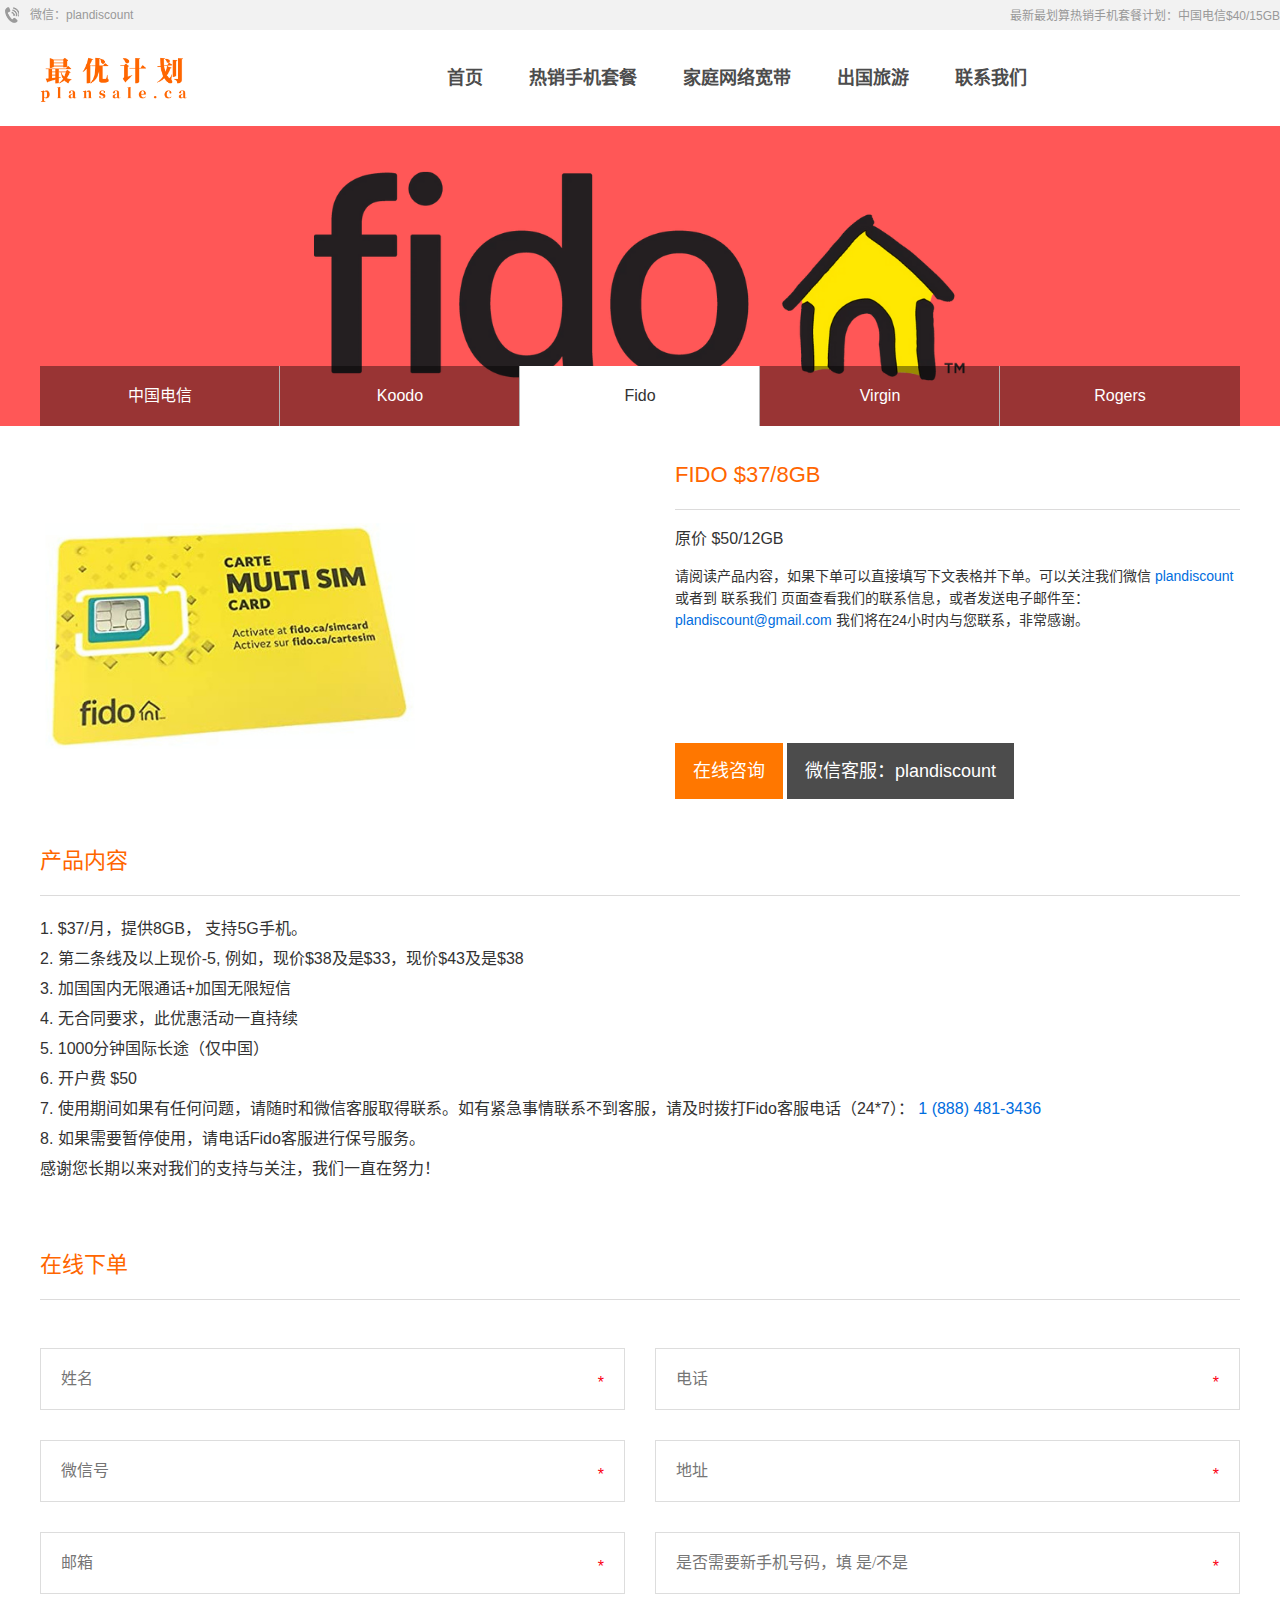
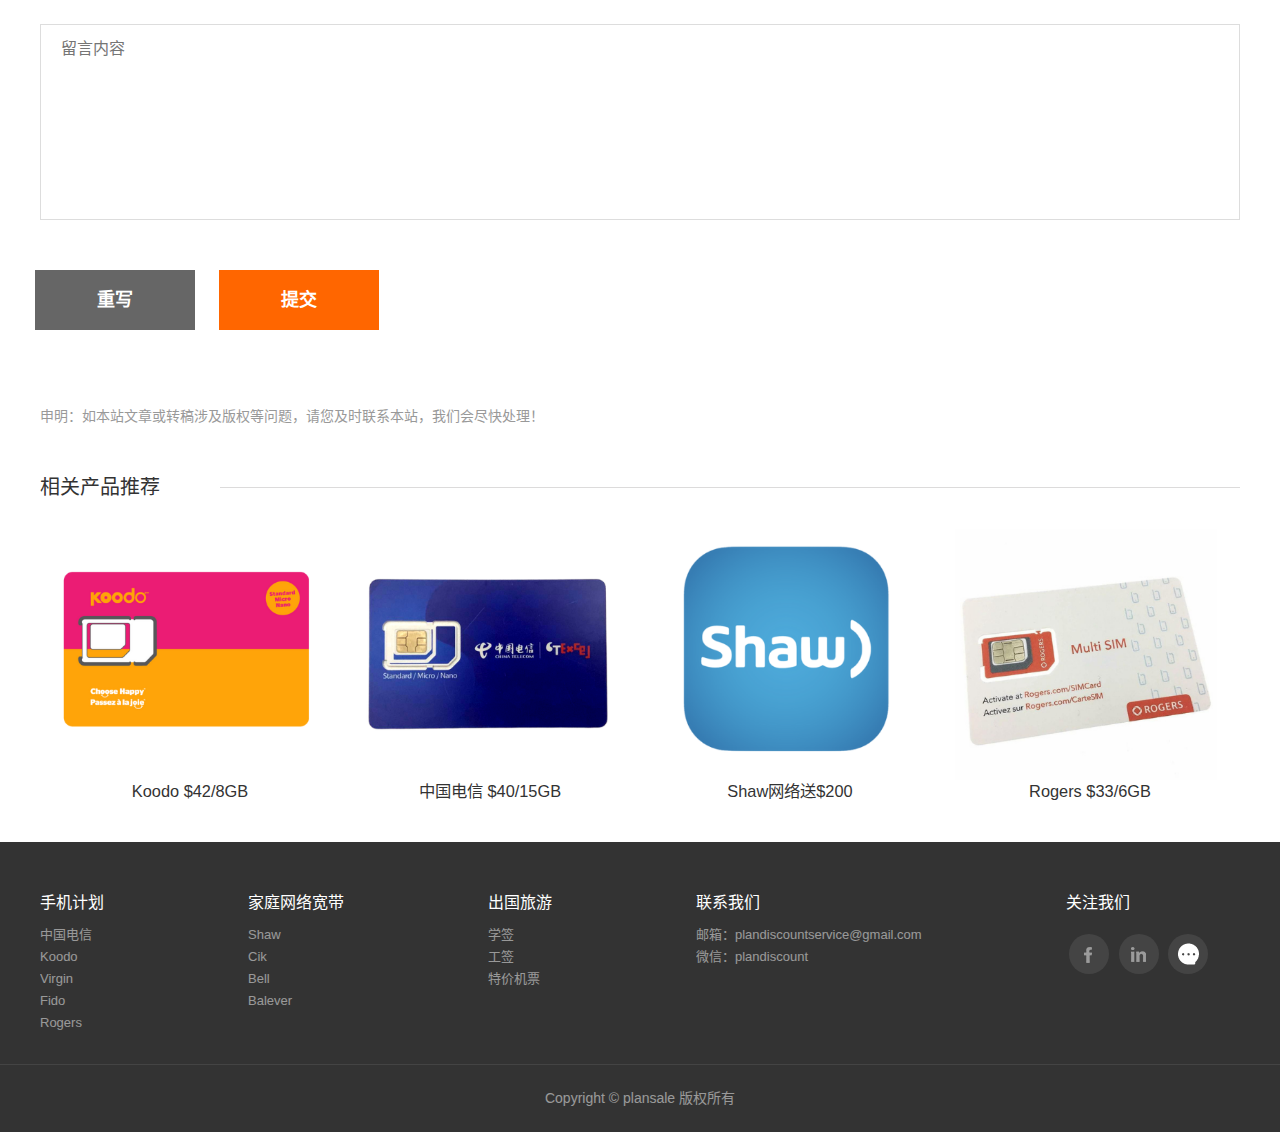
<file: fido.html>
<!DOCTYPE html>
<html lang="zh-CN">
<head>
<meta charset="utf-8">
<meta http-equiv="Content-Type" content="text/html">

<title>加国最优方案：中国电信40/12GB</title>
<meta name="keywords" content="加国最优方案：中国电信40/12GB">
<meta name="description" content="感谢您长期以来对我们的支持与关注，我们一直在努力">
<link rel="shortcut icon" href="static/image/favicon.png" type="image/png" />

<meta name="viewport" content="width=device-width, initial-scale=1.0, maximum-scale=1.0, user-scalable=0">
<meta http-equiv="X-UA-Compatible" content="ie=edge">
<meta name="renderer" content="webkit">
<meta name="format-detection" content="telephone=no">
<meta name="apple-mobile-web-app-capable" content="yes">
<meta name="apple-mobile-web-app-status-bar-style" content="black">
<meta name="format-detection" content="telephone=no">
<meta http-equiv="Pragma" content="no-cache">
<meta name="applicable-device" content="pc,mobile">
<link rel="stylesheet" type="text/css" href="static/css/layout.css">
<link rel="stylesheet" type="text/css" href="static/css/animate.min.css">
<script src="static/js/jquery-1.12.2.min.js"></script>
<link rel="stylesheet" href="static/css/product.css">
<link rel="stylesheet" href="static/css/font-awesome.min.css">
<style>
  #article_content img {
    height: auto !important;
    max-width: 100%;
  }
  #article_content {
    word-wrap: break-word;
  }
  </style>
  </head>
  <body class="body-white">
  <header>
  
    <div class="topBar">
      <div class="main">
        <div class="topL grid_35">
         <!---- <p class="email">plandiscountservice@gmail.com  </p>-->
          <p class="tel">微信：plandiscount</p>
        </div>
        <div class="share grid_18 floatR">最新最划算热销手机套餐计划：中国电信$40/15GB</div>
        </div>
    </div>
  
    <div class="ast-header">
      <div class="commonweb clearfix">
        <div class="pc-head clearfix">
          <div class="logo"><a href="index.html" title="加国最优计划"><img src="static/image/planDiscountLogo.png" alt="为加国华人提供最优方案"></a></div>
          <div class="nav">
            <ul class="clearfix">
              <ul class="clearfix">
                <li class="sub_li">
                  <h4><a href="index.html"><b>首页</b></a><span class="arrorright-btn"></span></h4>
                </li>
                <li class="sub_li ">
                  <h4><a href="ctexcel.html"><b>热销手机套餐</b></a><span class="arrorright-btn"></span></h4>
                  <ul class="sub-nav">
                    
                    <li>
                      <h4><a rel="external nofollow" href="ctexcel.html">中国电信</a><span class="arrorright-btn"></span></h4>
                    </li>
                    
                    <li>
                      <h4><a rel="external nofollow" href="koodo.html">Koodo</a><span class="arrorright-btn"></span></h4>
                    </li>
                    
                    <li>
                      <h4><a rel="external nofollow" href="fido.html">Fido</a><span class="arrorright-btn"></span></h4>
                    </li>
                    
                    <li>
                      <h4><a rel="external nofollow" href="virgin.html">Virgin</a><span class="arrorright-btn"></span></h4>
                    </li>
                    
                    <li>
                      <h4><a rel="external nofollow" href="rogers.html">Rogers</a><span class="arrorright-btn"></span></h4>
                    </li>
                    
                    
                  </ul>
                </li><li class="sub_li ">
                  <h4><a href="shaw.html"><b>家庭网络宽带</b></a><span class="arrorright-btn"></span></h4>
                  <ul class="sub-nav">
                    
                    <li>
                      <h4><a rel="external nofollow" href="shaw.html">Shaw</a><span class="arrorright-btn"></span></h4>
                    </li>
                    
                    <li>
                      <h4><a rel="external nofollow" href="cik.html">Cik</a><span class="arrorright-btn"></span></h4>
                    </li>
                    
                    <li>
                      <h4><a rel="external nofollow" href="bell.html">Bell</a><span class="arrorright-btn"></span></h4>
                    </li>
                    
                    <li>
                      <h4><a rel="external nofollow" href="balever.html">Balever</a><span class="arrorright-btn"></span></h4>
                    </li>
                    
                  </ul>
                </li><li class="sub_li ">
                  <h4><a href="airticket.html"><b>出国旅游</b></a><span class="arrorright-btn"></span></h4>
                  <ul class="sub-nav">
                    <li>
                      <h4><a rel="external nofollow" href="airticket.html">特价机票</a><span class="arrorright-btn"></span></h4>
                    </li>
                    <li>
                      <h4><a rel="external nofollow" href="studypermit.html">学签申请</a><span class="arrorright-btn"></span></h4>
                    </li>
                    
                    <li>
                      <h4><a rel="external nofollow" href="workpermit.html">工签申请</a><span class="arrorright-btn"></span></h4>
                    </li>
  

                  </ul>
                </li><li class="sub_li ">
                  <h4><a href="contactus.html"><b>联系我们</b></a><span class="arrorright-btn"></span></h4>
                  <ul class="sub-nav">
                    
                  </ul>
                </li>
              </ul>
            </ul>
          </div>
          <div class="header-right">
            <div class="tab-right clearfix"> 
              <!--<div class="language"><a class="languageIcon"><span>Language</span></a>
                <div class="languageList"><a rel="external nofollow" href="/18009">English</a><a rel="external nofollow" href="/18009">中文</a></div>
              </div>-->
              <!--<div class="he_searchbox"><a href="javascript:;" class="search-btn btn"></a>
                <div class="right-absolute">
                  <div class="headeritem search">
                    <form action="/plus/search.php" name="formsearch">
                      <input type="hidden" name="kwtype" value="0">
                      <input type="text" name="q" placeholder="请输入搜索关键词" class="search-text" onkeypress="return(clickButton());">
                      <input type="submit" name="submit" value="" class="sreach-btn">
                    </form>
                  </div>
                </div>
              </div>-->
              <a href="javascript:;" class="mobnav-btn"><span></span><span></span><span></span></a></div>
          </div>
        </div>
      </div>
    </div>
  </header>

<div class="subbaner"> <img src="static/picture/fidobanner.png" alt="">
  <div class="subnavcont03">
    <div class="subnavlistcont03">
      <div class="subnavlist03">
        <h4 class="zsannavbtn03"><a href="javascript:;">产品展示</a></h4>
        <div class="commonweb">
          <ul class="clearfix">
            <li><a href='ctexcel.html' class="swiper-slide">中国电信</a> </li>
            <li><a href='koodo.html' class="swiper-slide">Koodo</a></li>
            
            <li><a href='fido.html' class='cur'>Fido</a></li>
            
            <li><a href='virgin.html' class="swiper-slide">Virgin</a></li>
            
            <li><a href='rogers.html' class="swiper-slide">Rogers</a></li>
            
          </ul>
        </div>
      </div>
    </div>
  </div>
</div>
<!--container start-->
<div class="container product-container">
  <div class="row">
    <div class="col-lg-12 col-md-12 col-sm-12 col-xs-12">
      <div class="product-content">
        <div class="row" style="overflow:hidden;">
          <div class="col-lg-6 col-md-6 col-sm-12">
            <div class="tzShopDetail_images">
              <div id="tzShopDetail_slide">
                <ul>
                  <li> <img class="product-slider-image" src="static/picture/fidocard.png" alt="中国电信40/12GB"> </li>
                </ul>
              </div>
            </div>
            <div style="clear: both"></div>
          </div>
          <div class="col-lg-6 col-md-6 col-sm-12">
            <div class="summary">
              <h1 class="product_title">Fido $37/8GB</h1>
              <div class="model">
                <label>原价 $50/12GB</label>
                <div class="product_desc"> </div>
              </div>
              <div class="product_share"> 
                <span>请阅读产品内容，如果下单可以直接填写下文表格并下单。可以关注我们微信
                  <a style="color: #006dde;">plandiscount</a> 或者到
                  <a href="../../lianxiwomen/index.html">联系我们</a>
                  页面查看我们的联系信息，或者发送电子邮件至：
                  <a rel="external nofollow" href="plandiscount@gmail.com" style="color: #006dde;">plandiscount@gmail.com</a> 
                  我们将在24小时内与您联系，非常感谢。
                </span>
                <!-- .summary --  <div class="product-share"> <a><img src="static/picture/pro-img1.gif" alt="餐厅家具尺寸"></a> <a><img src="static/picture/pro-img2.gif" alt="餐厅家具尺寸"></a> <a><img src="static/picture/pro-img3.gif" alt="餐厅家具尺寸"></a> </div> <!-- .summary --> 
              </div>
              <div class="info_product_btn">
                <a class="btn-success" rel="nofollow" href="#fb"> 在线咨询</a>
                <a class="btn-danger" >微信客服：plandiscount </a></div>
              <div style="clear:both;"></div>
            </div>
            <!-- .summary --> 
          </div>
        </div>
        <h1 class="product_title">产品内容</h1>
        <div class="news-detail">
          <p>
         <div>1. $37/月，提供8GB， 支持5G手机。</div>
          <div>
            <div></div>2.  第二条线及以上现价-5, 例如，现价$38及是$33，现价$43及是$38</div>
	          <div>
              <div>3. 加国国内无限通话+加国无限短信</div>
             <div>
               <div>4. 无合同要求，此优惠活动一直持续</div>
			          <div>
				          <div>5. 1000分钟国际长途（仅中国）</div>
				            <div>
					          <div>6. 开户费 $50  </div>
					            <div>
						            <div>7. 使用期间如果有任何问题，请随时和微信客服取得联系。如有紧急事情联系不到客服，请及时拨打Fido客服电话（24*7）： 
                          <a rel="external nofollow" href="tel+18884813436" style="color: #006dde;">1 (888) 481-3436</a></div>
					              	<div>
		                        <div>8. 如果需要暂停使用，请电话Fido客服进行保号服务。</div>
							              <div>
								              <div>感谢您长期以来对我们的支持与关注，我们一直在努力！</div>

																<div>	&nbsp;</div>
															</div>
														</div>
													</div>
												</div>
											</div>
										</div>
									</div>
								</div>
              <br>

        </div>
        <h1 class="product_title">在线下单</h1>
        <div class="contact-feedback">
          <form action="https://formsubmit.co/plandiscountservice@gmail.com" enctype="multipart/form-data" method="post">
            <input type="hidden" name="action" value="post">
            <input type="hidden" name="diyid" value="1">
            <input type="hidden" name="do" value="2">
            <ul class="clearfix">
              <li class="col-sm-6">
                <label>
                  <input type="text" name="username" id="username" value="" placeholder="姓名">
                  <span class="must mustcategory">*</span></label>
              </li>
              <li class="col-sm-6">
                <label>
                  <input type="text" name="telephone" id="telephone" value="" placeholder="电话">
                  <span class="must mustcategory">*</span></label>
              </li>
              <li class="col-sm-6">
                <label>
                  <input type="text" name="wechatID" id="wechatID" value="" placeholder="微信号">
                  <span class="must mustcategory">*</span>
                </label>
              </li>
              <li class="col-sm-6">
                <label>
                  <input type="text" name="address" id="address" value="" placeholder="地址">
                  <span class="must mustcategory">*</span>
                </label>
              </li>
              <li class="col-sm-6">
                <label>
                  <input type="text" name="email" id="email" value="" placeholder="邮箱">
                  <span class="must mustcategory">*</span></label>
              </li>
              <li class="col-sm-6">
                <label>
                  <input type="text" name="confirm" id="confirm" value="" placeholder="是否需要新手机号码，填 是/不是">
                  <span class="must mustcategory">*</span></label>
              </li>
              <li class="col-xs-12">
                <label>
                  <textarea name="content" id="content" placeholder="留言内容"></textarea>
                </label>
              </li>
            </ul>
            <ul>
              <input type="reset" value="重写">
              <input type="submit" value="提交" id="tijiaox">
            </ul>
            <input type="hidden" name="dede_fields" value="username,text;telephone,text;email,text;address,text;content,multitext">
            <input type="hidden" name="dede_fieldshash" value="16f57290bd6d2f1e93b53dfe6a305eae">
          </form>
        </div>
        <p class="article-declare">申明：如本站文章或转稿涉及版权等问题，请您及时联系本站，我们会尽快处理！</p>
        <!--detail end-->
        <div style="margin-top:50px;"></div>
        <section class="related products">
          <h2 class="related_title">相关产品推荐</h2>
          <div class="related_line"></div>
          <div class="clear"></div>
          <ul class="products">
            <li class="">
              <div class="tzShop-item_inner" onclick="location.href='koodo.html'" style="cursor: pointer;">
                <div class="tzShop-item_image "> <img width="262" height="180" src="static/picture/koodocard.png" alt="Koodo" class="attachment-thumbnail size-thumbnail wp-post-image"> </div>
                <div class="tzShop-item_info">
                  <h3 class="tzShop-item_title"> <a class="title" href="koodo.html">Koodo $42/8GB</a> </h3>
                </div>
                <span class="line-left"></span> <span class="line-right"></span> </div>
            </li>
<li class="">
              <div class="tzShop-item_inner" onclick="location.href='/18009/a/chanpinzhanshi/kazuoshafa/11.html'" style="cursor: pointer;">
                <div class="tzShop-item_image "> <img width="262" height="180" src="static/picture/ctexcelcard.png" alt="中国电信" class="attachment-thumbnail size-thumbnail wp-post-image"> </div>
                <div class="tzShop-item_info">
                  <h3 class="tzShop-item_title"> <a class="title" href="ctexcel.html">中国电信 $40/15GB </a> </h3>
                </div>
                <span class="line-left"></span> <span class="line-right"></span> </div>
            </li>
<li class="">
  <div class="tzShop-item_inner" onclick="location.href='shaw.html'" style="cursor: pointer;">
    <div class="tzShop-item_image "> <img width="262" height="180" src="static/picture/shawproduct.png" alt="shaw" class="attachment-thumbnail size-thumbnail wp-post-image"> </div>
    <div class="tzShop-item_info">
      <h3 class="tzShop-item_title"> <a class="title" href="shaw.html">Shaw网络送$200</a> </h3>
    </div>
    <span class="line-left"></span> <span class="line-right"></span> </div>
            </li>
<li class="">
  <div class="tzShop-item_inner" onclick="location.href='rogers.html'" style="cursor: pointer;">
    <div class="tzShop-item_image "> <img width="262" height="180" src="static/picture/rogerscard.png" alt="Rogers" class="attachment-thumbnail size-thumbnail wp-post-image"> </div>
    <div class="tzShop-item_info">
      <h3 class="tzShop-item_title"> <a class="title" href="rogers.html">Rogers $33/6GB</a> </h3>
    </div>
    <span class="line-left"></span> <span class="line-right"></span> </div>
            </li>

          </ul>
          <div style="margin-top:25px;"></div>
        </section>
      </div>
    </div>
  </div>
</div>
<!--video player end--
<div class="m_xufu clear"><a href="tel:18888888888"><span class="xk_k clear" style="display: block;"><span class="d"><span class="a"></span></span><span class="b"><span class="ba">客服电话：020-88888888</span><span class="bb">免费预约师傅上门量尺！</span></span><span class="c">点击咨询</span></span></a></div>
!--video player end-->
<footer>
  <div class="footer-nav" id="gwogojzzbo">
    <div class="commonweb">
      <ul class="clearfix">
        <li>
          <h5>手机计划</h5>
          <p class="footer-drop">  
            <a href="ctexcel.html" rel="external nofollow">中国电信</a>  
            <a href="koodo.html" rel="external nofollow">Koodo</a>  
            <a href="virgin.html" rel="external nofollow">Virgin</a>  
            <a href="fido.html" rel="external nofollow">Fido</a>  
            <a href="rogers.html" rel="external nofollow">Rogers</a>  
          </p>
        </li><li>
          <h5>家庭网络宽带</h5>
          <p class="footer-drop">  
            <a href="shaw.html" rel="external nofollow">Shaw</a>  
            <a href="cik.html" rel="external nofollow">Cik</a>  
            <a href="bell.html" rel="external nofollow">Bell</a>   
            <a href="balever.html" rel="external nofollow">Balever</a>  
          </p>
        </li><li>
          <h5>出国旅游</h5>
          <p class="footer-drop">  
            <a href="studypermit.html" rel="external nofollow">学签</a>  
            <a href="workpermit.html" rel="external nofollow">工签</a>  
            <a href="airticket.html" rel="external nofollow">特价机票</a>  
          </p>
        </li><li>
          <h5>联系我们</h5>
          <p class="footer-drop">  
            <a href="a/guanyuwomen/gongsijianjie/index.html" rel="external nofollow">邮箱：plandiscountservice@gmail.com</a>  
            <a href="a/guanyuwomen/gongsizizhi/index.html" rel="external nofollow">微信：plandiscount</a>  
          </p>
        </li>
        <li>
          <h5>关注我们</h5>
          <div class="footer-share"> 
            <a href="javascript:;" class="facebook" rel="external nofollow"></a> 
            <a href="https://www.instagram.com/plandiscount/" class="instagram" rel="external nofollow"></a> 
            <a href="javascript:;" class="wechat" rel="external nofollow"></a>  
          </div>
        </li>
      </ul>
    </div>
  </div>
  <div class="footer-info">
    <div class="commonweb">
      <dl class="clearfix">
        <dd><span>Copyright &copy; plansale 版权所有 <a rel="external nofollow" href="javascript:;" target="_blank"></a></span></dd>
      </dl>
    </div>
  </div>
</footer>
<script src="static/js/idangerous.swiper.min.js"></script> 
<script src="static/js/layout.js"></script>
</body>
</html>

<section class="facebook" id="fb">
<!-- Messenger Chat Plugin Code -->
  <div id="fb-root"></div>

<!-- Your Chat Plugin code -->
  <div id="fb-customer-chat" class="fb-customerchat"></div>

</section>

<script>
  var chatbox = document.getElementById('fb-customer-chat');
  chatbox.setAttribute("page_id", "109984358181719");
  chatbox.setAttribute("attribution", "biz_inbox");
</script>

<!-- Your SDK code -->
<script>
  window.fbAsyncInit = function() {
    FB.init({
      xfbml            : true,
      version          : 'v12.0'
    });
  };

  (function(d, s, id) {
    var js, fjs = d.getElementsByTagName(s)[0];
    if (d.getElementById(id)) return;
    js = d.createElement(s); js.id = id;
    js.src = 'https://connect.facebook.net/zh_CN/sdk/xfbml.customerchat.js';
    fjs.parentNode.insertBefore(js, fjs);
  }(document, 'script', 'facebook-jssdk'));
</script>
</file>
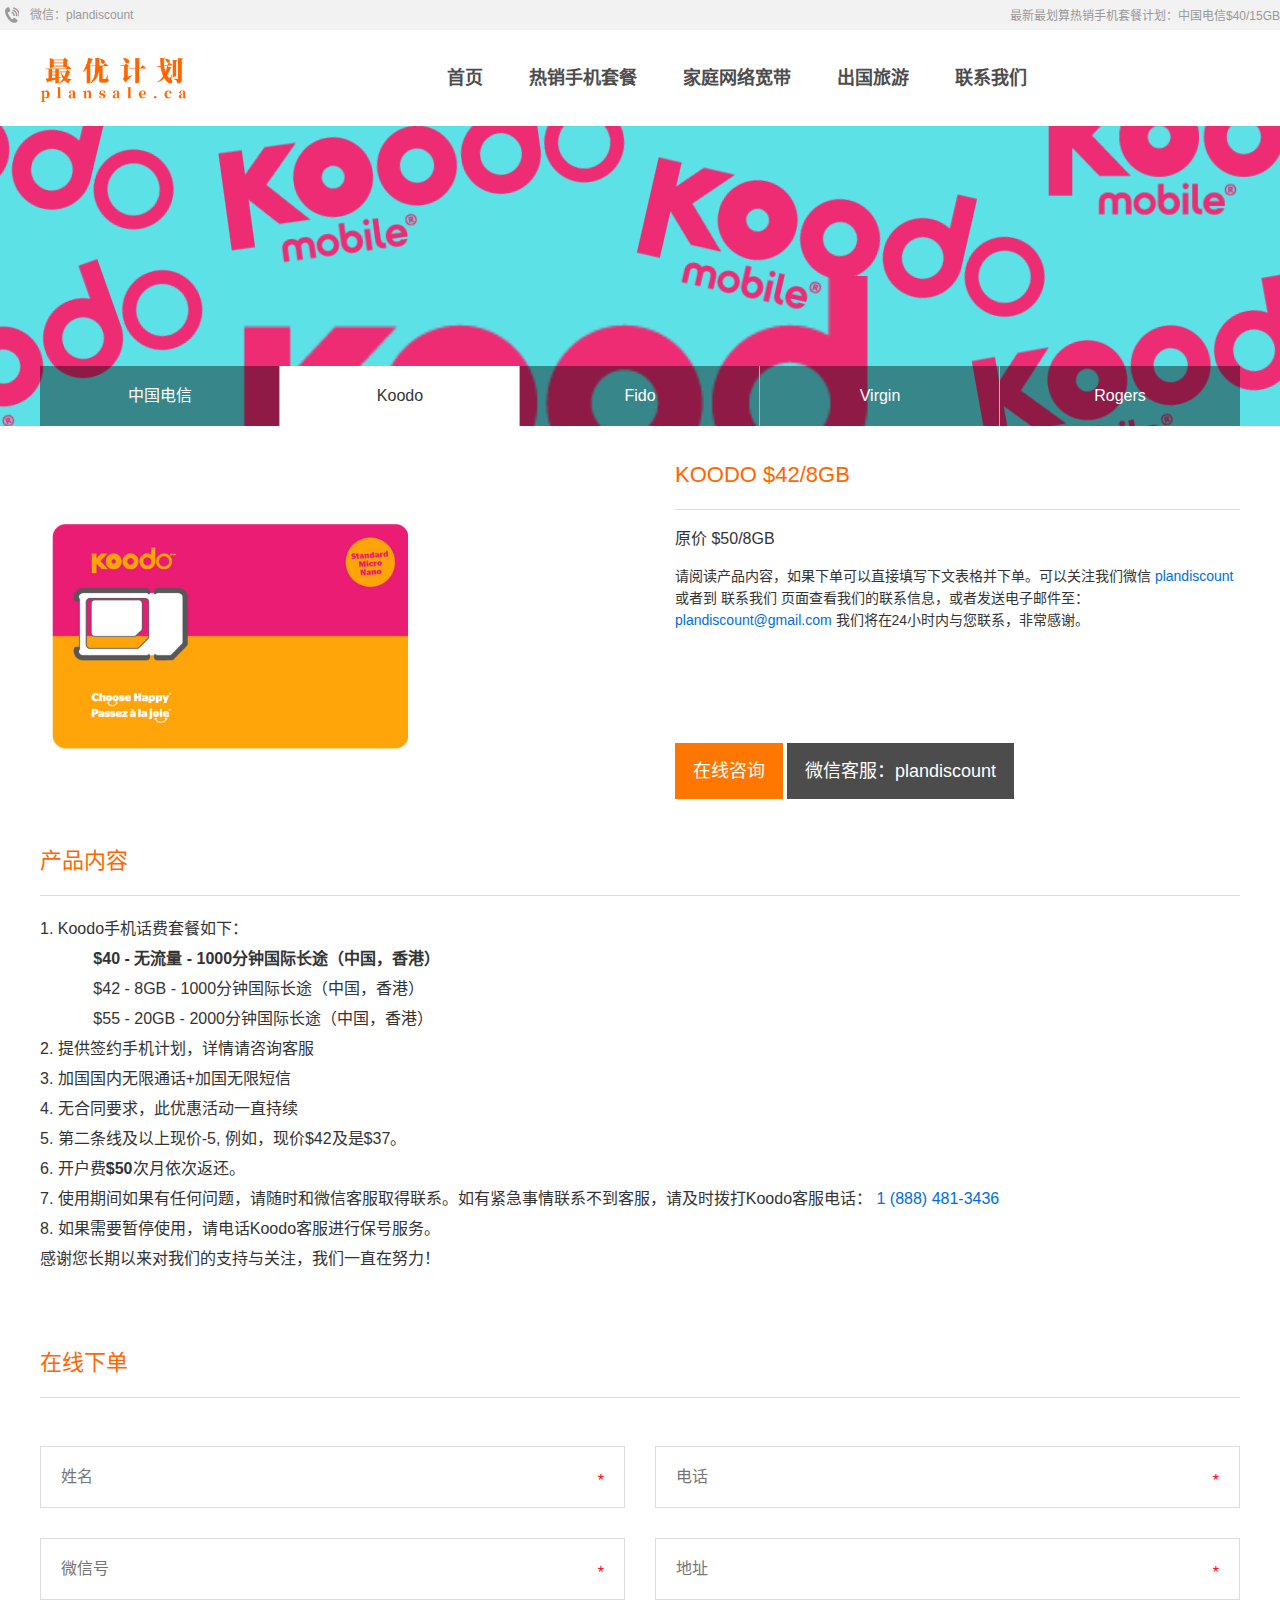
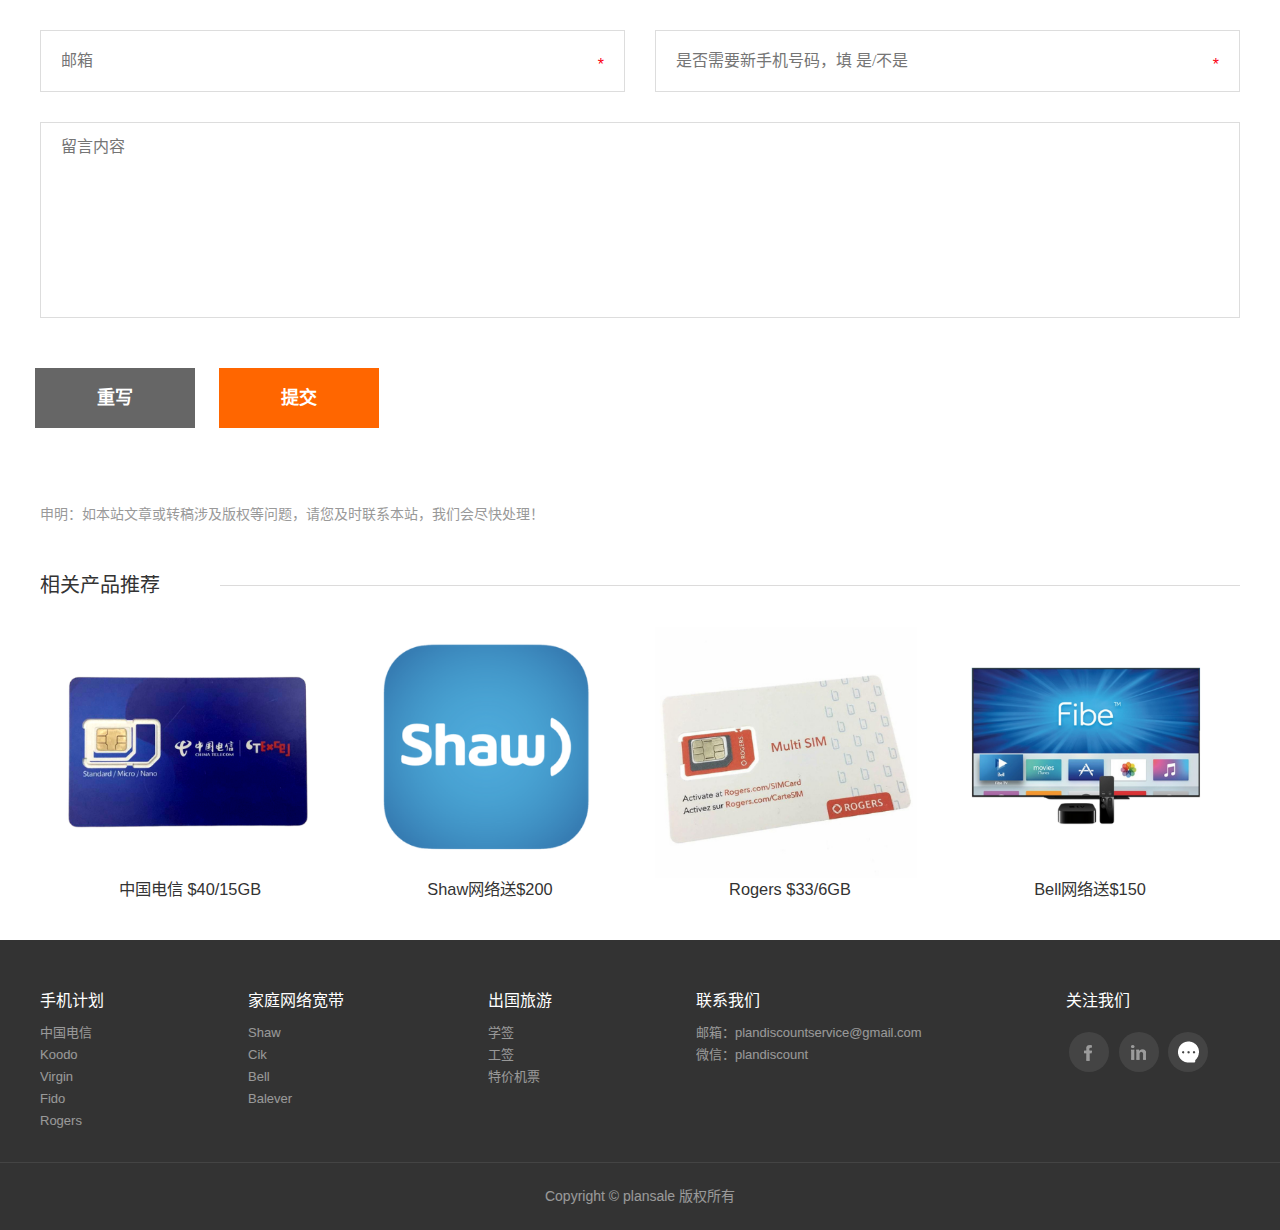
<file: koodo.html>
<!DOCTYPE html>
<html lang="zh-CN">
<head>
<meta charset="utf-8">
<meta http-equiv="Content-Type" content="text/html">

<title>加国最优方案：中国电信40/12GB</title>
<meta name="keywords" content="加国最优方案：中国电信40/12GB">
<meta name="description" content="感谢您长期以来对我们的支持与关注，我们一直在努力">
<link rel="shortcut icon" href="static/image/favicon.png" type="image/png" />

<meta name="viewport" content="width=device-width, initial-scale=1.0, maximum-scale=1.0, user-scalable=0">
<meta http-equiv="X-UA-Compatible" content="ie=edge">
<meta name="renderer" content="webkit">
<meta name="format-detection" content="telephone=no">
<meta name="apple-mobile-web-app-capable" content="yes">
<meta name="apple-mobile-web-app-status-bar-style" content="black">
<meta name="format-detection" content="telephone=no">
<meta http-equiv="Pragma" content="no-cache">
<meta name="applicable-device" content="pc,mobile">
<link rel="stylesheet" type="text/css" href="static/css/layout.css">
<link rel="stylesheet" type="text/css" href="static/css/animate.min.css">
<script src="static/js/jquery-1.12.2.min.js"></script>
<link rel="stylesheet" href="static/css/product.css">
<link rel="stylesheet" href="static/css/font-awesome.min.css">
<style>
  #article_content img {
    height: auto !important;
    max-width: 100%;
  }
  #article_content {
    word-wrap: break-word;
  }
  </style>
  </head>
  <body class="body-white">
  <header>
  
    <div class="topBar">
      <div class="main">
        <div class="topL grid_35">
         <!---- <p class="email">plandiscountservice@gmail.com  </p>-->
          <p class="tel">微信：plandiscount</p>
        </div>
        <div class="share grid_18 floatR">最新最划算热销手机套餐计划：中国电信$40/15GB</div>
        </div>
    </div>
  
    <div class="ast-header">
      <div class="commonweb clearfix">
        <div class="pc-head clearfix">
          <div class="logo"><a href="index.html" title="加国最优计划"><img src="static/image/planDiscountLogo.png" alt="为加国华人提供最优方案"></a></div>
          <div class="nav">
            <ul class="clearfix">
              <ul class="clearfix">
                <li class="sub_li">
                  <h4><a href="index.html"><b>首页</b></a><span class="arrorright-btn"></span></h4>
                </li>
                <li class="sub_li ">
                  <h4><a href="ctexcel.html"><b>热销手机套餐</b></a><span class="arrorright-btn"></span></h4>
                  <ul class="sub-nav">
                    
                    <li>
                      <h4><a rel="external nofollow" href="ctexcel.html">中国电信</a><span class="arrorright-btn"></span></h4>
                    </li>
                    
                    <li>
                      <h4><a rel="external nofollow" href="koodo.html">Koodo</a><span class="arrorright-btn"></span></h4>
                    </li>
                    
                    <li>
                      <h4><a rel="external nofollow" href="fido.html">Fido</a><span class="arrorright-btn"></span></h4>
                    </li>
                    
                    <li>
                      <h4><a rel="external nofollow" href="virgin.html">Virgin</a><span class="arrorright-btn"></span></h4>
                    </li>
                    
                    <li>
                      <h4><a rel="external nofollow" href="rogers.html">Rogers</a><span class="arrorright-btn"></span></h4>
                    </li>
                    
                    
                  </ul>
                </li><li class="sub_li ">
                  <h4><a href="shaw.html"><b>家庭网络宽带</b></a><span class="arrorright-btn"></span></h4>
                  <ul class="sub-nav">
                    
                    <li>
                      <h4><a rel="external nofollow" href="shaw.html">Shaw</a><span class="arrorright-btn"></span></h4>
                    </li>
                    
                    <li>
                      <h4><a rel="external nofollow" href="cik.html">Cik</a><span class="arrorright-btn"></span></h4>
                    </li>
                    
                    <li>
                      <h4><a rel="external nofollow" href="bell.html">Bell</a><span class="arrorright-btn"></span></h4>
                    </li>
                    
                    <li>
                      <h4><a rel="external nofollow" href="balever.html">Balever</a><span class="arrorright-btn"></span></h4>
                    </li>
                    
                  </ul>
                </li><li class="sub_li ">
                  <h4><a href="airticket.html"><b>出国旅游</b></a><span class="arrorright-btn"></span></h4>
                  <ul class="sub-nav">
                    <li>
                      <h4><a rel="external nofollow" href="airticket.html">特价机票</a><span class="arrorright-btn"></span></h4>
                    </li>
                    <li>
                      <h4><a rel="external nofollow" href="studypermit.html">学签申请</a><span class="arrorright-btn"></span></h4>
                    </li>
                    
                    <li>
                      <h4><a rel="external nofollow" href="workpermit.html">工签申请</a><span class="arrorright-btn"></span></h4>
                    </li>
  

                  </ul>
                </li><li class="sub_li ">
                  <h4><a href="contactus.html"><b>联系我们</b></a><span class="arrorright-btn"></span></h4>
                  <ul class="sub-nav">
                    
                  </ul>
                </li>
              </ul>
            </ul>
          </div>
          <div class="header-right">
            <div class="tab-right clearfix"> 
              <!--<div class="language"><a class="languageIcon"><span>Language</span></a>
                <div class="languageList"><a rel="external nofollow" href="/18009">English</a><a rel="external nofollow" href="/18009">中文</a></div>
              </div>-->
              <!--<div class="he_searchbox"><a href="javascript:;" class="search-btn btn"></a>
                <div class="right-absolute">
                  <div class="headeritem search">
                    <form action="/plus/search.php" name="formsearch">
                      <input type="hidden" name="kwtype" value="0">
                      <input type="text" name="q" placeholder="请输入搜索关键词" class="search-text" onkeypress="return(clickButton());">
                      <input type="submit" name="submit" value="" class="sreach-btn">
                    </form>
                  </div>
                </div>
              </div>-->
              <a href="javascript:;" class="mobnav-btn"><span></span><span></span><span></span></a></div>
          </div>
        </div>
      </div>
    </div>
  </header>

<div class="subbaner"> <img src="static/picture/koodobanner.png" alt="">
  <div class="subnavcont03">
    <div class="subnavlistcont03">
      <div class="subnavlist03">
        <h4 class="zsannavbtn03"><a href="javascript:;">产品展示</a></h4>
        <div class="commonweb">
          <ul class="clearfix">
            <li><a href='ctexcel.html' class="swiper-slide">中国电信</a> </li>
            <li><a href='koodo.html'  class='cur'>Koodo</a></li>
            
            <li><a href='fido.html' class="swiper-slide">Fido</a></li>
            
            <li><a href='virgin.html' class="swiper-slide">Virgin</a></li>
            
            <li><a href='rogers.html' class="swiper-slide">Rogers</a></li>
            
          </ul>
        </div>
      </div>
    </div>
  </div>
</div>
<!--container start-->
<div class="container product-container">
  <div class="row">
    <div class="col-lg-12 col-md-12 col-sm-12 col-xs-12">
      <div class="product-content">
        <div class="row" style="overflow:hidden;">
          <div class="col-lg-6 col-md-6 col-sm-12">
            <div class="tzShopDetail_images">
              <div id="tzShopDetail_slide">
                <ul>
                  <li> <img class="product-slider-image" src="static/picture/koodocard.png" alt="中国电信40/12GB"> </li>
                </ul>
              </div>
            </div>
            <div style="clear: both"></div>
          </div>
          <div class="col-lg-6 col-md-6 col-sm-12">
            <div class="summary">
              <h1 class="product_title">Koodo $42/8GB</h1>
              <div class="model">
                <label>原价 $50/8GB</label>
                <div class="product_desc"> </div>
              </div>
              <div class="product_share"> 
                <span>请阅读产品内容，如果下单可以直接填写下文表格并下单。可以关注我们微信
                  <a style="color: #006dde;">plandiscount</a> 或者到
                  <a href="../../lianxiwomen/index.html">联系我们</a>
                  页面查看我们的联系信息，或者发送电子邮件至：
                  <a rel="external nofollow" href="plandiscount@gmail.com" style="color: #006dde;">plandiscount@gmail.com</a> 
                  我们将在24小时内与您联系，非常感谢。
                </span>
                <!-- .summary --  <div class="product-share"> <a><img src="static/picture/pro-img1.gif" alt="餐厅家具尺寸"></a> <a><img src="static/picture/pro-img2.gif" alt="餐厅家具尺寸"></a> <a><img src="static/picture/pro-img3.gif" alt="餐厅家具尺寸"></a> </div> <!-- .summary --> 
              </div>
              <div class="info_product_btn">
                <a class="btn-success" rel="nofollow" href="#fb"> 在线咨询</a>
                <a class="btn-danger" >微信客服：plandiscount </a></div>
              <div style="clear:both;"></div>
            </div>
            <!-- .summary --> 
          </div>
        </div>
        <h1 class="product_title">产品内容</h1>
        <div class="news-detail">
          <p>
         <div>1. Koodo手机话费套餐如下：</div>
         <div>
          <div>&nbsp &nbsp &nbsp &nbsp &nbsp &nbsp <b>$40 - 无流量 - 1000分钟国际长途（中国，香港）</b></div>
         <div>
          <div>&nbsp &nbsp &nbsp &nbsp &nbsp &nbsp $42 - 8GB - 1000分钟国际长途（中国，香港）</div>
          <div>
            <div>&nbsp &nbsp &nbsp &nbsp &nbsp &nbsp $55 - 20GB - 2000分钟国际长途（中国，香港）</div> 
         <div>
            <div>2. 提供签约手机计划，详情请咨询客服</div>
	          <div>
              <div>3. 加国国内无限通话+加国无限短信</div>
             <div>
               <div>4. 无合同要求，此优惠活动一直持续</div>
			          <div>
				          <div>5. 第二条线及以上现价-5, 例如，现价$42及是$37。</div>
				            <div>
					          <div>6. 开户费<b>$50</b>次月依次返还。</div>
					            <div>
						            <div>7. 使用期间如果有任何问题，请随时和微信客服取得联系。如有紧急事情联系不到客服，请及时拨打Koodo客服电话： 
                          <a rel="external nofollow" href="tel+1 (888) 481-3436" style="color: #006dde;">1 (888) 481-3436</a></div>
					              	<div>
		                        <div>8. 如果需要暂停使用，请电话Koodo客服进行保号服务。</div>
							              <div>
								              <div>感谢您长期以来对我们的支持与关注，我们一直在努力！</div>

																<div>	&nbsp;</div>
															</div>
														</div>
													</div>
												</div>
											</div>
										</div>
									</div>
                </div>
              </div>
								</div>
              </div>
              <br>

        </div>
        <h1 class="product_title">在线下单</h1>
        <div class="contact-feedback">
          <form action="https://formsubmit.co/plandiscountservice@gmail.com" enctype="multipart/form-data" method="post">
            <input type="hidden" name="action" value="post">
            <input type="hidden" name="diyid" value="1">
            <input type="hidden" name="do" value="2">
            <ul class="clearfix">
              <li class="col-sm-6">
                <label>
                  <input type="text" name="username" id="username" value="" placeholder="姓名">
                  <span class="must mustcategory">*</span></label>
              </li>
              <li class="col-sm-6">
                <label>
                  <input type="text" name="telephone" id="telephone" value="" placeholder="电话">
                  <span class="must mustcategory">*</span></label>
              </li>
              <li class="col-sm-6">
                <label>
                  <input type="text" name="wechatID" id="wechatID" value="" placeholder="微信号">
                  <span class="must mustcategory">*</span>
                </label>
              </li>
              <li class="col-sm-6">
                <label>
                  <input type="text" name="address" id="address" value="" placeholder="地址">
                  <span class="must mustcategory">*</span>
                </label>
              </li>
              <li class="col-sm-6">
                <label>
                  <input type="text" name="email" id="email" value="" placeholder="邮箱">
                  <span class="must mustcategory">*</span></label>
              </li>
              <li class="col-sm-6">
                <label>
                  <input type="text" name="confirm" id="confirm" value="" placeholder="是否需要新手机号码，填 是/不是">
                  <span class="must mustcategory">*</span></label>
              </li>
              <li class="col-xs-12">
                <label>
                  <textarea name="content" id="content" placeholder="留言内容"></textarea>
                </label>
              </li>
            </ul>
            <ul>
              <input type="reset" value="重写">
              <input type="submit" value="提交" id="tijiaox">
            </ul>
            <input type="hidden" name="dede_fields" value="username,text;telephone,text;email,text;address,text;content,multitext">
            <input type="hidden" name="dede_fieldshash" value="16f57290bd6d2f1e93b53dfe6a305eae">
          </form>
        </div>
        <p class="article-declare">申明：如本站文章或转稿涉及版权等问题，请您及时联系本站，我们会尽快处理！</p>
        <!--detail end-->
        <div style="margin-top:50px;"></div>
        <section class="related products">
          <h2 class="related_title">相关产品推荐</h2>
          <div class="related_line"></div>
          <div class="clear"></div>
          <ul class="products">
            <li class="">
              <div class="tzShop-item_inner" onclick="location.href='ctexcel.html'" style="cursor: pointer;">
                <div class="tzShop-item_image "> <img width="262" height="180" src="static/picture/ctexcelcard.png" alt="中国电信" class="attachment-thumbnail size-thumbnail wp-post-image"> </div>
                <div class="tzShop-item_info">
                  <h3 class="tzShop-item_title"> <a class="title" href="ctexcel.html">中国电信 $40/15GB</a> </h3>
                </div>
                <span class="line-left"></span> <span class="line-right"></span> </div>
            </li>
<li class="">
  <div class="tzShop-item_inner" onclick="location.href='shaw.html'" style="cursor: pointer;">
    <div class="tzShop-item_image "> <img width="262" height="180" src="static/picture/shawproduct.png" alt="shaw" class="attachment-thumbnail size-thumbnail wp-post-image"> </div>
    <div class="tzShop-item_info">
      <h3 class="tzShop-item_title"> <a class="title" href="shaw.html">Shaw网络送$200</a> </h3>
    </div>
    <span class="line-left"></span> <span class="line-right"></span> </div>
            </li>
<li class="">
  <div class="tzShop-item_inner" onclick="location.href='rogers.html'" style="cursor: pointer;">
    <div class="tzShop-item_image "> <img width="262" height="180" src="static/picture/rogerscard.png" alt="Rogers" class="attachment-thumbnail size-thumbnail wp-post-image"> </div>
    <div class="tzShop-item_info">
      <h3 class="tzShop-item_title"> <a class="title" href="rogers.html">Rogers $33/6GB</a> </h3>
    </div>
    <span class="line-left"></span> <span class="line-right"></span> </div>
            </li>
<li class="">
  <div class="tzShop-item_inner" onclick="location.href='bell.html'" style="cursor: pointer;">
    <div class="tzShop-item_image "> <img width="262" height="180" src="static/picture/bellproduct.png" class="attachment-thumbnail size-thumbnail wp-post-image"> </div>
    <div class="tzShop-item_info">
      <h3 class="tzShop-item_title"> <a class="title" href="bell.html">Bell网络送$150</a> </h3>
    </div>
    <span class="line-left"></span> <span class="line-right"></span> </div>
            </li>

          </ul>
          <div style="margin-top:25px;"></div>
        </section>
      </div>
    </div>
  </div>
</div>
<!--video player end--
<div class="m_xufu clear"><a href="tel:18888888888"><span class="xk_k clear" style="display: block;"><span class="d"><span class="a"></span></span><span class="b"><span class="ba">客服电话：020-88888888</span><span class="bb">免费预约师傅上门量尺！</span></span><span class="c">点击咨询</span></span></a></div>
!--video player end-->
<footer>
  <div class="footer-nav" id="gwogojzzbo">
    <div class="commonweb">
      <ul class="clearfix">
        <li>
          <h5>手机计划</h5>
          <p class="footer-drop">  
            <a href="ctexcel.html" rel="external nofollow">中国电信</a>  
            <a href="koodo.html" rel="external nofollow">Koodo</a>  
            <a href="virgin.html" rel="external nofollow">Virgin</a>  
            <a href="fido.html" rel="external nofollow">Fido</a>  
            <a href="rogers.html" rel="external nofollow">Rogers</a>  
          </p>
        </li><li>
          <h5>家庭网络宽带</h5>
          <p class="footer-drop">  
            <a href="shaw.html" rel="external nofollow">Shaw</a>  
            <a href="cik.html" rel="external nofollow">Cik</a>  
            <a href="bell.html" rel="external nofollow">Bell</a>  
 
            <a href="balever.html" rel="external nofollow">Balever</a>  
          </p>
        </li><li>
          <h5>出国旅游</h5>
          <p class="footer-drop">  
            <a href="studypermit.html" rel="external nofollow">学签</a>  
            <a href="workpermit.html" rel="external nofollow">工签</a>  
            <a href="airticket.html" rel="external nofollow">特价机票</a>  
          </p>
        </li><li>
          <h5>联系我们</h5>
          <p class="footer-drop">  
            <a href="a/guanyuwomen/gongsijianjie/index.html" rel="external nofollow">邮箱：plandiscountservice@gmail.com</a>  
            <a href="a/guanyuwomen/gongsizizhi/index.html" rel="external nofollow">微信：plandiscount</a>  
          </p>
        </li>
        <li>
          <h5>关注我们</h5>
          <div class="footer-share"> 
            <a href="javascript:;" class="facebook" rel="external nofollow"></a> 
            <a href="https://www.instagram.com/plandiscount/" class="instagram" rel="external nofollow"></a> 
            <a href="javascript:;" class="wechat" rel="external nofollow"></a>  
          </div>
        </li>
      </ul>
    </div>
  </div>
  <div class="footer-info">
    <div class="commonweb">
      <dl class="clearfix">
        <dd><span>Copyright &copy; plansale 版权所有 <a rel="external nofollow" href="javascript:;" target="_blank"></a></span></dd>
      </dl>
    </div>
  </div>
</footer>
<script src="static/js/idangerous.swiper.min.js"></script> 
<script src="static/js/layout.js"></script>
</body>
</html>

<section class="facebook" id="fb">
<!-- Messenger Chat Plugin Code -->
  <div id="fb-root"></div>

<!-- Your Chat Plugin code -->
  <div id="fb-customer-chat" class="fb-customerchat"></div>

</section>

<script>
  var chatbox = document.getElementById('fb-customer-chat');
  chatbox.setAttribute("page_id", "109984358181719");
  chatbox.setAttribute("attribution", "biz_inbox");
</script>

<!-- Your SDK code -->
<script>
  window.fbAsyncInit = function() {
    FB.init({
      xfbml            : true,
      version          : 'v12.0'
    });
  };

  (function(d, s, id) {
    var js, fjs = d.getElementsByTagName(s)[0];
    if (d.getElementById(id)) return;
    js = d.createElement(s); js.id = id;
    js.src = 'https://connect.facebook.net/zh_CN/sdk/xfbml.customerchat.js';
    fjs.parentNode.insertBefore(js, fjs);
  }(document, 'script', 'facebook-jssdk'));
</script>
</file>
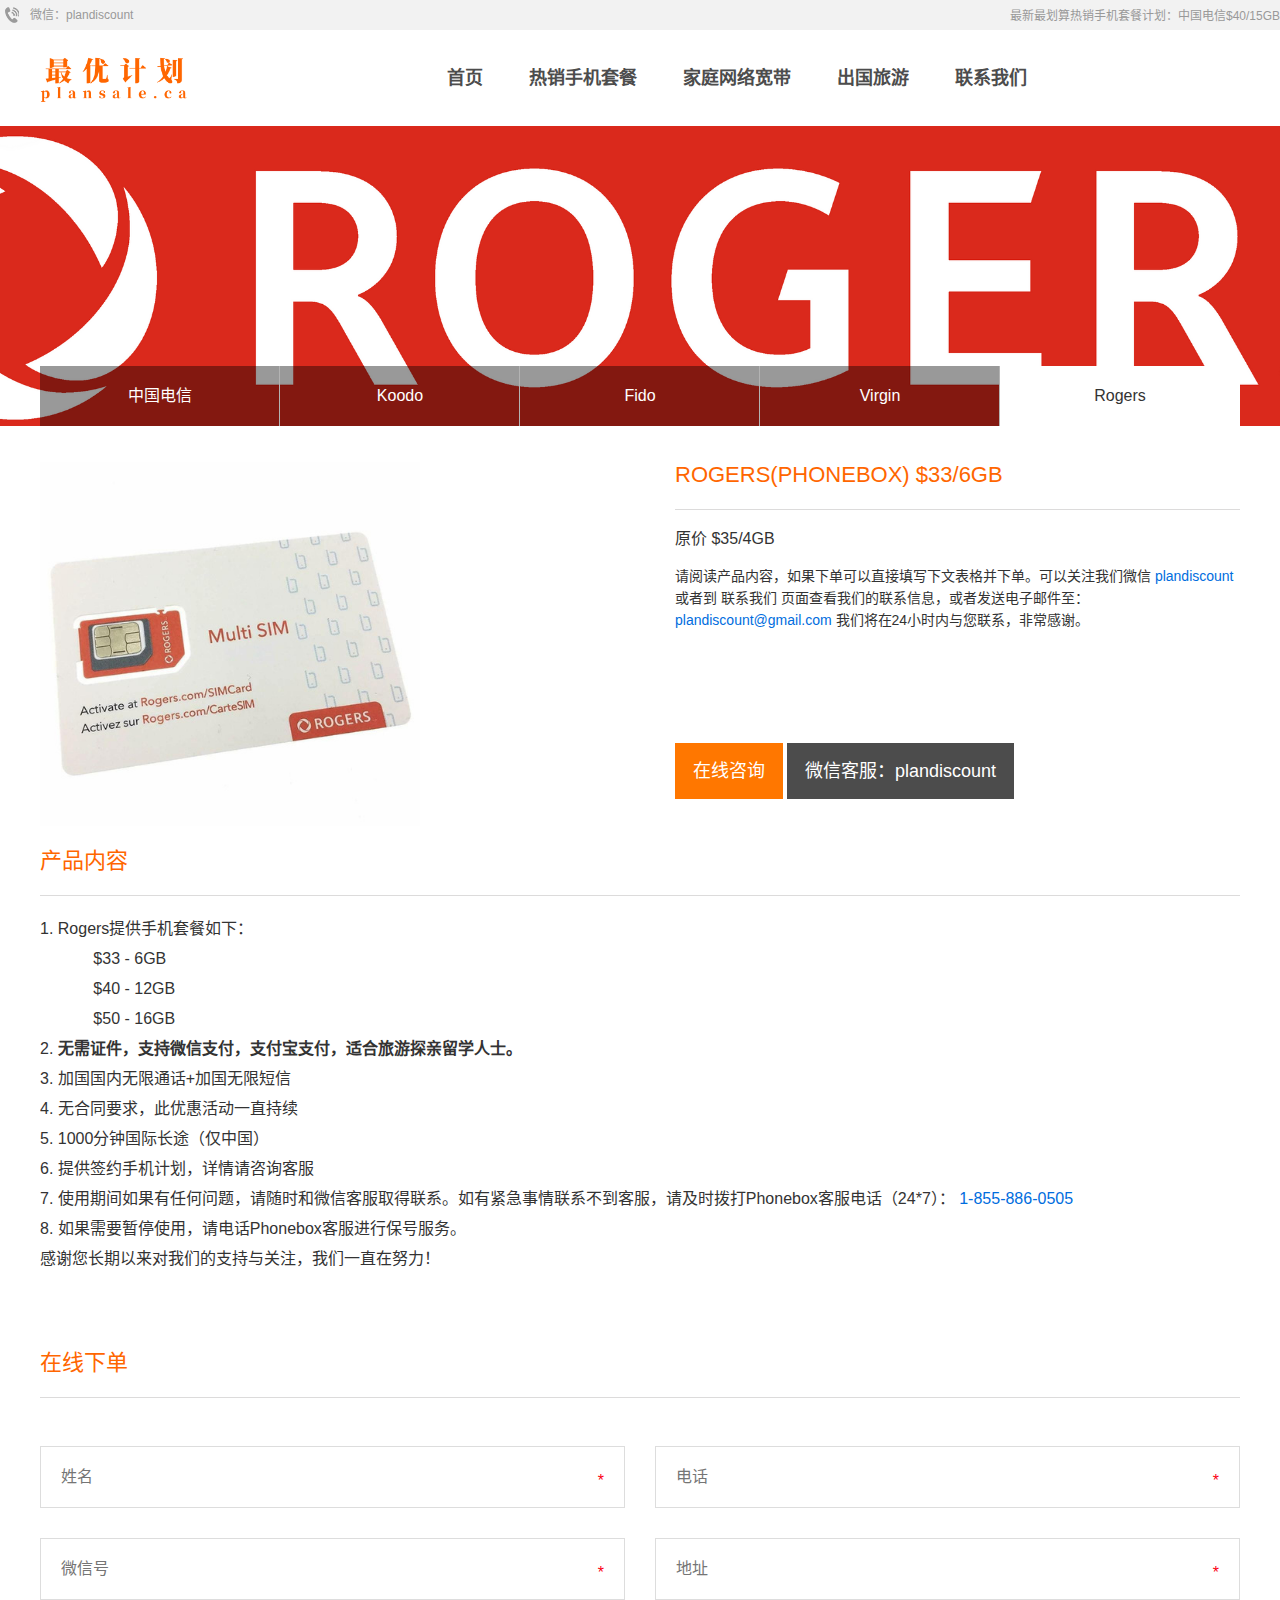
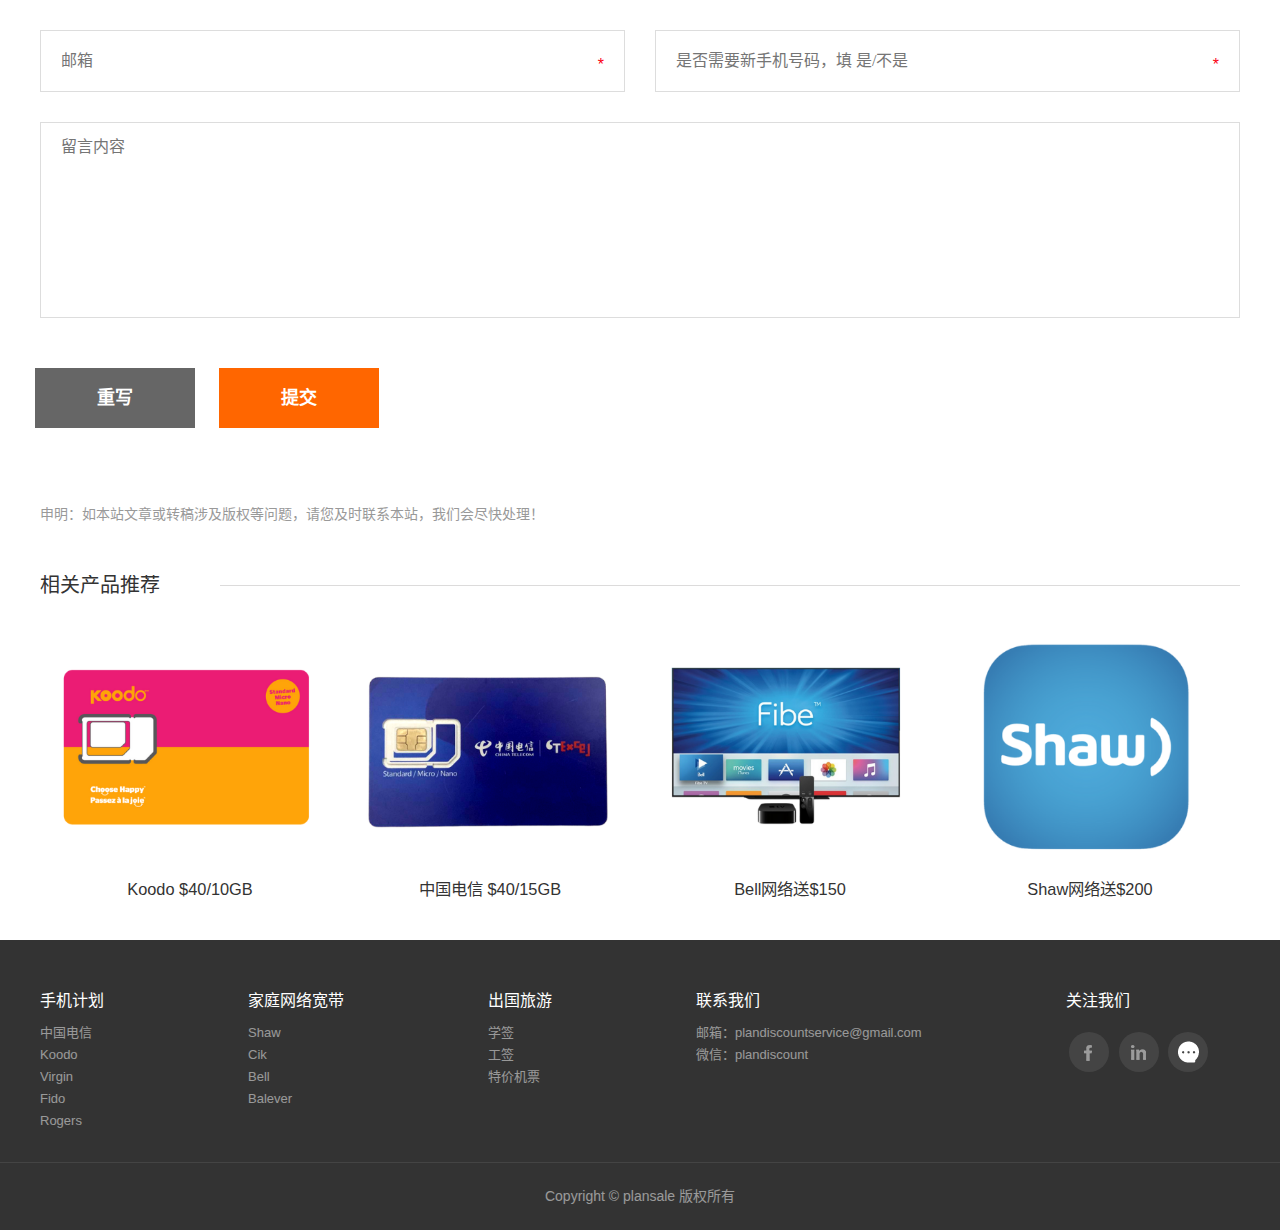
<file: rogers.html>
<!DOCTYPE html>
<html lang="zh-CN">
<head>
<meta charset="utf-8">
<meta http-equiv="Content-Type" content="text/html">

<title>加国最优方案：中国电信40/12GB</title>
<meta name="keywords" content="加国最优方案：中国电信40/12GB">
<meta name="description" content="感谢您长期以来对我们的支持与关注，我们一直在努力">
<link rel="shortcut icon" href="static/image/favicon.png" type="image/png" />

<meta name="viewport" content="width=device-width, initial-scale=1.0, maximum-scale=1.0, user-scalable=0">
<meta http-equiv="X-UA-Compatible" content="ie=edge">
<meta name="renderer" content="webkit">
<meta name="format-detection" content="telephone=no">
<meta name="apple-mobile-web-app-capable" content="yes">
<meta name="apple-mobile-web-app-status-bar-style" content="black">
<meta name="format-detection" content="telephone=no">
<meta http-equiv="Pragma" content="no-cache">
<meta name="applicable-device" content="pc,mobile">
<link rel="stylesheet" type="text/css" href="static/css/layout.css">
<link rel="stylesheet" type="text/css" href="static/css/animate.min.css">
<script src="static/js/jquery-1.12.2.min.js"></script>
<link rel="stylesheet" href="static/css/product.css">
<link rel="stylesheet" href="static/css/font-awesome.min.css">
<style>
  #article_content img {
    height: auto !important;
    max-width: 100%;
  }
  #article_content {
    word-wrap: break-word;
  }
  </style>
  </head>
  <body class="body-white">
  <header>
  
    <div class="topBar">
      <div class="main">
        <div class="topL grid_35">
         <!---- <p class="email">plandiscountservice@gmail.com  </p>-->
          <p class="tel">微信：plandiscount</p>
        </div>
        <div class="share grid_18 floatR">最新最划算热销手机套餐计划：中国电信$40/15GB</div>
        </div>
    </div>
  
    <div class="ast-header">
      <div class="commonweb clearfix">
        <div class="pc-head clearfix">
          <div class="logo"><a href="index.html" title="加国最优计划"><img src="static/image/planDiscountLogo.png" alt="为加国华人提供最优方案"></a></div>
          <div class="nav">
            <ul class="clearfix">
              <ul class="clearfix">
                <li class="sub_li">
                  <h4><a href="index.html"><b>首页</b></a><span class="arrorright-btn"></span></h4>
                </li>
                <li class="sub_li ">
                  <h4><a href="ctexcel.html"><b>热销手机套餐</b></a><span class="arrorright-btn"></span></h4>
                  <ul class="sub-nav">
                    
                    <li>
                      <h4><a rel="external nofollow" href="ctexcel.html">中国电信</a><span class="arrorright-btn"></span></h4>
                    </li>
                    
                    <li>
                      <h4><a rel="external nofollow" href="koodo.html">Koodo</a><span class="arrorright-btn"></span></h4>
                    </li>
                    
                    <li>
                      <h4><a rel="external nofollow" href="fido.html">Fido</a><span class="arrorright-btn"></span></h4>
                    </li>
                    
                    <li>
                      <h4><a rel="external nofollow" href="virgin.html">Virgin</a><span class="arrorright-btn"></span></h4>
                    </li>
                    
                    <li>
                      <h4><a rel="external nofollow" href="rogers.html">Rogers</a><span class="arrorright-btn"></span></h4>
                    </li>
                    
                    
                  </ul>
                </li><li class="sub_li ">
                  <h4><a href="shaw.html"><b>家庭网络宽带</b></a><span class="arrorright-btn"></span></h4>
                  <ul class="sub-nav">
                    
                    <li>
                      <h4><a rel="external nofollow" href="shaw.html">Shaw</a><span class="arrorright-btn"></span></h4>
                    </li>
                    
                    <li>
                      <h4><a rel="external nofollow" href="cik.html">Cik</a><span class="arrorright-btn"></span></h4>
                    </li>
                    
                    <li>
                      <h4><a rel="external nofollow" href="bell.html">Bell</a><span class="arrorright-btn"></span></h4>
                    </li>
                    
                    <li>
                      <h4><a rel="external nofollow" href="balever.html">Balever</a><span class="arrorright-btn"></span></h4>
                    </li>
                    
                  </ul>
                </li><li class="sub_li ">
                  <h4><a href="airticket.html"><b>出国旅游</b></a><span class="arrorright-btn"></span></h4>
                  <ul class="sub-nav">
                    <li>
                      <h4><a rel="external nofollow" href="airticket.html">特价机票</a><span class="arrorright-btn"></span></h4>
                    </li>
                    <li>
                      <h4><a rel="external nofollow" href="studypermit.html">学签申请</a><span class="arrorright-btn"></span></h4>
                    </li>
                    
                    <li>
                      <h4><a rel="external nofollow" href="workpermit.html">工签申请</a><span class="arrorright-btn"></span></h4>
                    </li>
  

                  </ul>
                </li><li class="sub_li ">
                  <h4><a href="contactus.html"><b>联系我们</b></a><span class="arrorright-btn"></span></h4>
                  <ul class="sub-nav">
                    
                  </ul>
                </li>
              </ul>
            </ul>
          </div>
          <div class="header-right">
            <div class="tab-right clearfix"> 
              <!--<div class="language"><a class="languageIcon"><span>Language</span></a>
                <div class="languageList"><a rel="external nofollow" href="/18009">English</a><a rel="external nofollow" href="/18009">中文</a></div>
              </div>-->
              <!--<div class="he_searchbox"><a href="javascript:;" class="search-btn btn"></a>
                <div class="right-absolute">
                  <div class="headeritem search">
                    <form action="/plus/search.php" name="formsearch">
                      <input type="hidden" name="kwtype" value="0">
                      <input type="text" name="q" placeholder="请输入搜索关键词" class="search-text" onkeypress="return(clickButton());">
                      <input type="submit" name="submit" value="" class="sreach-btn">
                    </form>
                  </div>
                </div>
              </div>-->
              <a href="javascript:;" class="mobnav-btn"><span></span><span></span><span></span></a></div>
          </div>
        </div>
      </div>
    </div>
  </header>
<div class="subbaner"> <img src="static/picture/rogersbanner.png" alt="">
  <div class="subnavcont03">
    <div class="subnavlistcont03">
      <div class="subnavlist03">
        <h4 class="zsannavbtn03"><a href="javascript:;">产品展示</a></h4>
        <div class="commonweb">
          <ul class="clearfix">
            <li><a href='ctexcel.html' class="swiper-slide">中国电信</a> </li>
            <li><a href='koodo.html' class="swiper-slide">Koodo</a></li>
            
            <li><a href='fido.html' class="swiper-slide">Fido</a></li>
            
            <li><a href='virgin.html' class="swiper-slide"> Virgin</a></li>
            
            <li><a href='rogers.html' class='cur'>Rogers</a></li>
            
          </ul>
        </div>
      </div>
    </div>
  </div>
</div>
<!--container start-->
<div class="container product-container">
  <div class="row">
    <div class="col-lg-12 col-md-12 col-sm-12 col-xs-12">
      <div class="product-content">
        <div class="row" style="overflow:hidden;">
          <div class="col-lg-6 col-md-6 col-sm-12">
            <div class="tzShopDetail_images">
              <div id="tzShopDetail_slide">
                <ul>
                  <li> <img class="product-slider-image" src="static/picture/rogerscard.png" alt="virgin40/12GB"> </li>
                </ul>
              </div>
            </div>
            <div style="clear: both"></div>
          </div>
          <div class="col-lg-6 col-md-6 col-sm-12">
            <div class="summary">
              <h1 class="product_title">Rogers(Phonebox) $33/6GB</h1>
              <div class="model">
                <label>原价 $35/4GB</label>
                <div class="product_desc"> </div>
              </div>
              <div class="product_share"> 
                <span>请阅读产品内容，如果下单可以直接填写下文表格并下单。可以关注我们微信
                  <a style="color: #006dde;">plandiscount</a> 或者到
                  <a href="../../lianxiwomen/index.html">联系我们</a>
                  页面查看我们的联系信息，或者发送电子邮件至：
                  <a rel="external nofollow" href="plandiscount@gmail.com" style="color: #006dde;">plandiscount@gmail.com</a> 
                  我们将在24小时内与您联系，非常感谢。
                </span>
                <!-- .summary --  <div class="product-share"> <a><img src="static/picture/pro-img1.gif" alt="餐厅家具尺寸"></a> <a><img src="static/picture/pro-img2.gif" alt="餐厅家具尺寸"></a> <a><img src="static/picture/pro-img3.gif" alt="餐厅家具尺寸"></a> </div> <!-- .summary --> 
              </div>
              <div class="info_product_btn">
                <a class="btn-success" rel="nofollow" href="#fb"> 在线咨询</a>
                <a class="btn-danger" >微信客服：plandiscount </a></div>
              <div style="clear:both;"></div>
            </div>
            <!-- .summary --> 
          </div>
        </div>
        <h1 class="product_title">产品内容</h1>
        <div class="news-detail">
          <p>
         <div>1. Rogers提供手机套餐如下：</div>
          <div>
            <div>&nbsp &nbsp &nbsp &nbsp &nbsp &nbsp $33 - 6GB</div>
            <div>
              <div>&nbsp &nbsp &nbsp &nbsp &nbsp &nbsp $40 - 12GB</div>
              <div>
                <div>&nbsp &nbsp &nbsp &nbsp &nbsp &nbsp $50 - 16GB</div>
                <div>
            <div>2. <b>无需证件，支持微信支付，支付宝支付，适合旅游探亲留学人士。</b></div>
	          <div>
              <div>3. 加国国内无限通话+加国无限短信</div>
             <div>
               <div>4. 无合同要求，此优惠活动一直持续</div>
			          <div>
				          <div>5. 1000分钟国际长途（仅中国）</div>
				            <div>
					          <div>6. 提供签约手机计划，详情请咨询客服</div>
					            <div>
						            <div>7. 使用期间如果有任何问题，请随时和微信客服取得联系。如有紧急事情联系不到客服，请及时拨打Phonebox客服电话（24*7）： 
                          <a rel="external nofollow" href="tel+1-855-886-0505" style="color: #006dde;">1-855-886-0505</a></div>
					              	<div>
		                        <div>8. 如果需要暂停使用，请电话Phonebox客服进行保号服务。</div>
							              <div>
								              <div>感谢您长期以来对我们的支持与关注，我们一直在努力！</div>

																<div>	&nbsp;</div>
															</div>
														</div>
													</div>
												</div>
											</div>
										</div>
									</div>
								</div>
              </div>
            </div>
          </div>
              <br>

        </div>
        <h1 class="product_title">在线下单</h1>
        <div class="contact-feedback">
          <form action="https://formsubmit.co/plandiscountservice@gmail.com" enctype="multipart/form-data" method="post">
            <input type="hidden" name="action" value="post">
            <input type="hidden" name="diyid" value="1">
            <input type="hidden" name="do" value="2">
            <ul class="clearfix">
              <li class="col-sm-6">
                <label>
                  <input type="text" name="username" id="username" value="" placeholder="姓名">
                  <span class="must mustcategory">*</span></label>
              </li>
              <li class="col-sm-6">
                <label>
                  <input type="text" name="telephone" id="telephone" value="" placeholder="电话">
                  <span class="must mustcategory">*</span></label>
              </li>
              <li class="col-sm-6">
                <label>
                  <input type="text" name="wechatID" id="wechatID" value="" placeholder="微信号">
                  <span class="must mustcategory">*</span>
                </label>
              </li>
              <li class="col-sm-6">
                <label>
                  <input type="text" name="address" id="address" value="" placeholder="地址">
                  <span class="must mustcategory">*</span>
                </label>
              </li>
              <li class="col-sm-6">
                <label>
                  <input type="text" name="email" id="email" value="" placeholder="邮箱">
                  <span class="must mustcategory">*</span></label>
              </li>
              <li class="col-sm-6">
                <label>
                  <input type="text" name="confirm" id="confirm" value="" placeholder="是否需要新手机号码，填 是/不是">
                  <span class="must mustcategory">*</span></label>
              </li>
              <li class="col-xs-12">
                <label>
                  <textarea name="content" id="content" placeholder="留言内容"></textarea>
                </label>
              </li>
            </ul>
            <ul>
              <input type="reset" value="重写">
              <input type="submit" value="提交" id="tijiaox">
            </ul>
            <input type="hidden" name="dede_fields" value="username,text;telephone,text;email,text;address,text;content,multitext">
            <input type="hidden" name="dede_fieldshash" value="16f57290bd6d2f1e93b53dfe6a305eae">
          </form>
        </div>
        <p class="article-declare">申明：如本站文章或转稿涉及版权等问题，请您及时联系本站，我们会尽快处理！</p>
        <!--detail end-->
        <div style="margin-top:50px;"></div>
        <section class="related products">
          <h2 class="related_title">相关产品推荐</h2>
          <div class="related_line"></div>
          <div class="clear"></div>
          <ul class="products">
            <li class="">
              <div class="tzShop-item_inner" onclick="location.href='koodo.html'" style="cursor: pointer;">
                <div class="tzShop-item_image "> <img width="262" height="180" src="static/picture/koodocard.png" alt="Koodo" class="attachment-thumbnail size-thumbnail wp-post-image"> </div>
                <div class="tzShop-item_info">
                  <h3 class="tzShop-item_title"> <a class="title" href="koodo.html">Koodo $40/10GB</a> </h3>
                </div>
                <span class="line-left"></span> <span class="line-right"></span> </div>
            </li>
<li class="">
              <div class="tzShop-item_inner" onclick="location.href='ctexcel.html'" style="cursor: pointer;">
                <div class="tzShop-item_image "> <img width="262" height="180" src="static/picture/ctexcelcard.png" alt="中国电信" class="attachment-thumbnail size-thumbnail wp-post-image"> </div>
                <div class="tzShop-item_info">
                  <h3 class="tzShop-item_title"> <a class="title" href="ctexcel.html">中国电信 $40/15GB </a> </h3>
                </div>
                <span class="line-left"></span> <span class="line-right"></span> </div>
            </li>
<li class="">
  <div class="tzShop-item_inner" onclick="location.href='bell.html'" style="cursor: pointer;">
    <div class="tzShop-item_image "> <img width="262" height="180" src="static/picture/bellproduct.png" class="attachment-thumbnail size-thumbnail wp-post-image"> </div>
    <div class="tzShop-item_info">
      <h3 class="tzShop-item_title"> <a class="title" href="bell.html">Bell网络送$150</a> </h3>
    </div>
    <span class="line-left"></span> <span class="line-right"></span> </div>
            </li>
<li class="">
  <div class="tzShop-item_inner" onclick="location.href='shaw.html'" style="cursor: pointer;">
    <div class="tzShop-item_image "> <img width="262" height="180" src="static/picture/shawproduct.png" alt="shaw" class="attachment-thumbnail size-thumbnail wp-post-image"> </div>
    <div class="tzShop-item_info">
      <h3 class="tzShop-item_title"> <a class="title" href="shaw.html">Shaw网络送$200</a> </h3>
    </div>
    <span class="line-left"></span> <span class="line-right"></span> </div>
            </li>

          </ul>
          <div style="margin-top:25px;"></div>
        </section>
      </div>
    </div>
  </div>
</div>
<!--video player end--
<div class="m_xufu clear"><a href="tel:18888888888"><span class="xk_k clear" style="display: block;"><span class="d"><span class="a"></span></span><span class="b"><span class="ba">客服电话：020-88888888</span><span class="bb">免费预约师傅上门量尺！</span></span><span class="c">点击咨询</span></span></a></div>
!--video player end-->
<footer>
  <div class="footer-nav" id="gwogojzzbo">
    <div class="commonweb">
      <ul class="clearfix">
        <li>
          <h5>手机计划</h5>
          <p class="footer-drop">  
            <a href="ctexcel.html" rel="external nofollow">中国电信</a>  
            <a href="koodo.html" rel="external nofollow">Koodo</a>  
            <a href="virgin.html" rel="external nofollow">Virgin</a>  
            <a href="fido.html" rel="external nofollow">Fido</a>  
            <a href="rogers.html" rel="external nofollow">Rogers</a>  
          </p>
        </li><li>
          <h5>家庭网络宽带</h5>
          <p class="footer-drop">  
            <a href="shaw.html" rel="external nofollow">Shaw</a>  
            <a href="cik.html" rel="external nofollow">Cik</a>  
            <a href="bell.html" rel="external nofollow">Bell</a>  
 
            <a href="balever.html" rel="external nofollow">Balever</a>  
          </p>
        </li><li>
          <h5>出国旅游</h5>
          <p class="footer-drop">  
            <a href="studypermit.html" rel="external nofollow">学签</a>  
            <a href="workpermit.html" rel="external nofollow">工签</a>  
            <a href="airticket.html" rel="external nofollow">特价机票</a>  
          </p>
        </li><li>
          <h5>联系我们</h5>
          <p class="footer-drop">  
            <a href="a/guanyuwomen/gongsijianjie/index.html" rel="external nofollow">邮箱：plandiscountservice@gmail.com</a>  
            <a href="a/guanyuwomen/gongsizizhi/index.html" rel="external nofollow">微信：plandiscount</a>  
          </p>
        </li>
        <li>
          <h5>关注我们</h5>
          <div class="footer-share"> 
            <a href="javascript:;" class="facebook" rel="external nofollow"></a> 
            <a href="https://www.instagram.com/plandiscount/" class="instagram" rel="external nofollow"></a> 
            <a href="javascript:;" class="wechat" rel="external nofollow"></a>  
          </div>
        </li>
      </ul>
    </div>
  </div>
  <div class="footer-info">
    <div class="commonweb">
      <dl class="clearfix">
        <dd><span>Copyright &copy; plansale 版权所有 <a rel="external nofollow" href="javascript:;" target="_blank"></a></span></dd>
      </dl>
    </div>
  </div>
</footer>
<script src="static/js/idangerous.swiper.min.js"></script> 
<script src="static/js/layout.js"></script>
</body>
</html>

<section class="facebook" id="fb">
<!-- Messenger Chat Plugin Code -->
  <div id="fb-root"></div>

<!-- Your Chat Plugin code -->
  <div id="fb-customer-chat" class="fb-customerchat"></div>

</section>

<script>
  var chatbox = document.getElementById('fb-customer-chat');
  chatbox.setAttribute("page_id", "109984358181719");
  chatbox.setAttribute("attribution", "biz_inbox");
</script>

<!-- Your SDK code -->
<script>
  window.fbAsyncInit = function() {
    FB.init({
      xfbml            : true,
      version          : 'v12.0'
    });
  };

  (function(d, s, id) {
    var js, fjs = d.getElementsByTagName(s)[0];
    if (d.getElementById(id)) return;
    js = d.createElement(s); js.id = id;
    js.src = 'https://connect.facebook.net/zh_CN/sdk/xfbml.customerchat.js';
    fjs.parentNode.insertBefore(js, fjs);
  }(document, 'script', 'facebook-jssdk'));
</script>
</file>
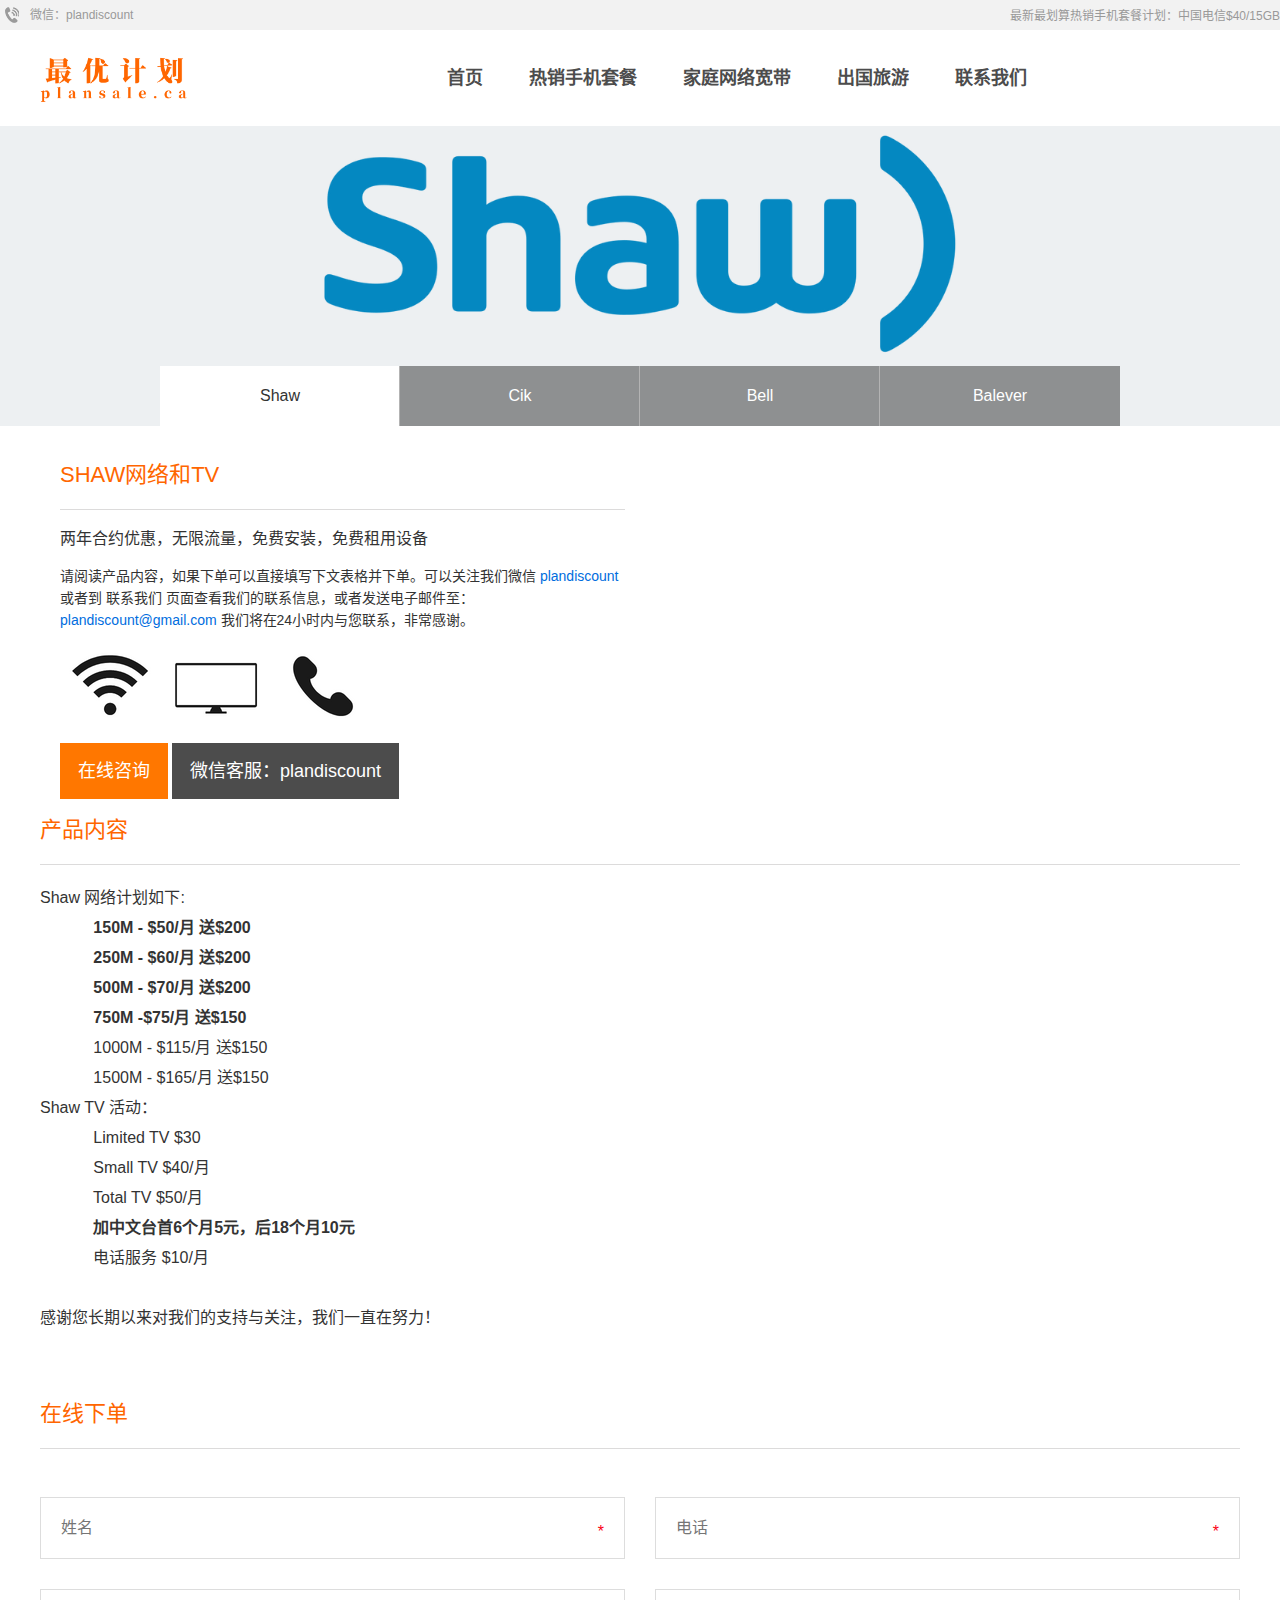
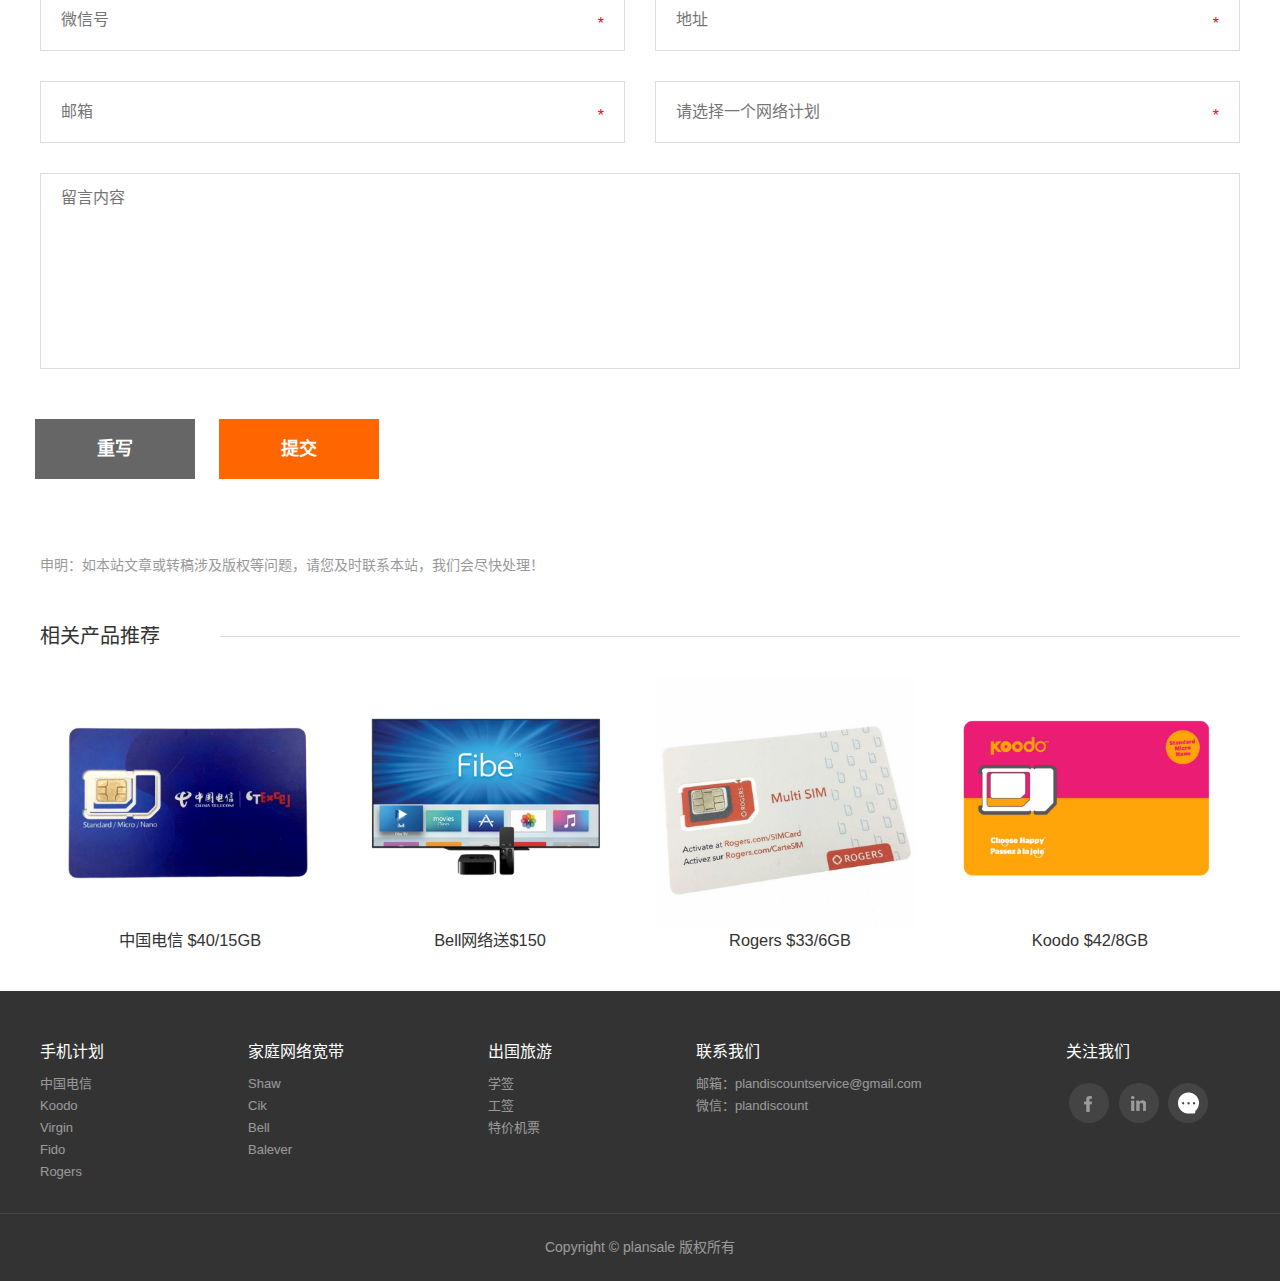
<file: shaw.html>
<!DOCTYPE html>
<html lang="zh-CN">
<head>
<meta charset="utf-8">
<meta http-equiv="Content-Type" content="text/html">

<title>加国最优方案：中国电信40/12GB</title>
<meta name="keywords" content="加国最优方案：中国电信40/12GB">
<meta name="description" content="感谢您长期以来对我们的支持与关注，我们一直在努力">
<link rel="shortcut icon" href="static/image/favicon.png" type="image/png" />

<meta name="viewport" content="width=device-width, initial-scale=1.0, maximum-scale=1.0, user-scalable=0">
<meta http-equiv="X-UA-Compatible" content="ie=edge">
<meta name="renderer" content="webkit">
<meta name="format-detection" content="telephone=no">
<meta name="apple-mobile-web-app-capable" content="yes">
<meta name="apple-mobile-web-app-status-bar-style" content="black">
<meta name="format-detection" content="telephone=no">
<meta http-equiv="Pragma" content="no-cache">
<meta name="applicable-device" content="pc,mobile">
<link rel="stylesheet" type="text/css" href="static/css/layout.css">
<link rel="stylesheet" type="text/css" href="static/css/animate.min.css">
<script src="static/js/jquery-1.12.2.min.js"></script>
<link rel="stylesheet" href="static/css/product.css">
<link rel="stylesheet" href="static/css/font-awesome.min.css">
<style>
  #article_content img {
    height: auto !important;
    max-width: 100%;
  }
  #article_content {
    word-wrap: break-word;
  }
  </style>
  </head>
  <body class="body-white">
  <header>
  
    <div class="topBar">
      <div class="main">
        <div class="topL grid_35">
         <!---- <p class="email">plandiscountservice@gmail.com  </p>-->
          <p class="tel">微信：plandiscount</p>
        </div>
        <div class="share grid_18 floatR">最新最划算热销手机套餐计划：中国电信$40/15GB</div>
        </div>
    </div>
  
    <div class="ast-header">
      <div class="commonweb clearfix">
        <div class="pc-head clearfix">
          <div class="logo"><a href="index.html" title="加国最优计划"><img src="static/image/planDiscountLogo.png" alt="为加国华人提供最优方案"></a></div>
          <div class="nav">
            <ul class="clearfix">
              <ul class="clearfix">
                <li class="sub_li">
                  <h4><a href="index.html"><b>首页</b></a><span class="arrorright-btn"></span></h4>
                </li>
                <li class="sub_li ">
                  <h4><a href="ctexcel.html"><b>热销手机套餐</b></a><span class="arrorright-btn"></span></h4>
                  <ul class="sub-nav">
                    
                    <li>
                      <h4><a rel="external nofollow" href="ctexcel.html">中国电信</a><span class="arrorright-btn"></span></h4>
                    </li>
                    
                    <li>
                      <h4><a rel="external nofollow" href="koodo.html">Koodo</a><span class="arrorright-btn"></span></h4>
                    </li>
                    
                    <li>
                      <h4><a rel="external nofollow" href="fido.html">Fido</a><span class="arrorright-btn"></span></h4>
                    </li>
                    
                    <li>
                      <h4><a rel="external nofollow" href="virgin.html">Virgin</a><span class="arrorright-btn"></span></h4>
                    </li>
                    
                    <li>
                      <h4><a rel="external nofollow" href="rogers.html">Rogers</a><span class="arrorright-btn"></span></h4>
                    </li>
                    
                    
                  </ul>
                </li><li class="sub_li ">
                  <h4><a href="shaw.html"><b>家庭网络宽带</b></a><span class="arrorright-btn"></span></h4>
                  <ul class="sub-nav">
                    
                    <li>
                      <h4><a rel="external nofollow" href="shaw.html">Shaw</a><span class="arrorright-btn"></span></h4>
                    </li>
                    
                    <li>
                      <h4><a rel="external nofollow" href="cik.html">Cik</a><span class="arrorright-btn"></span></h4>
                    </li>
                    
                    <li>
                      <h4><a rel="external nofollow" href="bell.html">Bell</a><span class="arrorright-btn"></span></h4>
                    </li>
                    
                    <li>
                      <h4><a rel="external nofollow" href="balever.html">Balever</a><span class="arrorright-btn"></span></h4>
                    </li>
                    
                  </ul>
                </li><li class="sub_li ">
                  <h4><a href="airticket.html"><b>出国旅游</b></a><span class="arrorright-btn"></span></h4>
                  <ul class="sub-nav">
                    <li>
                      <h4><a rel="external nofollow" href="airticket.html">特价机票</a><span class="arrorright-btn"></span></h4>
                    </li>
                    <li>
                      <h4><a rel="external nofollow" href="studypermit.html">学签申请</a><span class="arrorright-btn"></span></h4>
                    </li>
                    
                    <li>
                      <h4><a rel="external nofollow" href="workpermit.html">工签申请</a><span class="arrorright-btn"></span></h4>
                    </li>
  

                  </ul>
                </li><li class="sub_li ">
                  <h4><a href="contactus.html"><b>联系我们</b></a><span class="arrorright-btn"></span></h4>
                  <ul class="sub-nav">
                    
                  </ul>
                </li>
              </ul>
            </ul>
          </div>
          <div class="header-right">
            <div class="tab-right clearfix"> 
              <!--<div class="language"><a class="languageIcon"><span>Language</span></a>
                <div class="languageList"><a rel="external nofollow" href="/18009">English</a><a rel="external nofollow" href="/18009">中文</a></div>
              </div>-->
              <!--<div class="he_searchbox"><a href="javascript:;" class="search-btn btn"></a>
                <div class="right-absolute">
                  <div class="headeritem search">
                    <form action="/plus/search.php" name="formsearch">
                      <input type="hidden" name="kwtype" value="0">
                      <input type="text" name="q" placeholder="请输入搜索关键词" class="search-text" onkeypress="return(clickButton());">
                      <input type="submit" name="submit" value="" class="sreach-btn">
                    </form>
                  </div>
                </div>
              </div>-->
              <a href="javascript:;" class="mobnav-btn"><span></span><span></span><span></span></a></div>
          </div>
        </div>
      </div>
    </div>
  </header>
<div class="subbaner"> <img src="static/picture/shawbanner.png" alt="">
  <div class="subnavcont03">
    <div class="subnavlistcont03">
      <div class="subnavlist03">
        <h4 class="zsannavbtn03"><a href="javascript:;">产品展示</a></h4>
        <div class="commonweb">
          <ul class="clearfix">
            <li><a href='shaw.html' class='cur'>Shaw</a> </li>
            <li><a href='cik.html'  class="swiper-slide">Cik</a></li>
            
           
            
            <li><a href='bell.html' class="swiper-slide">Bell</a></li>
            
            <li><a href='balever.html' class="swiper-slide">Balever</a></li>
            
          </ul>
        </div>
      </div>
    </div>
  </div>
</div>
<!--container start-->
<div class="container product-container">
  <div class="row">
    <div class="col-lg-12 col-md-12 col-sm-12 col-xs-12">
      <div class="product-content">
        <div class="row" style="overflow:hidden;">

          <div class="col-lg-6 col-md-6 col-sm-12">
            <div class="summary">
              <h1 class="product_title">Shaw网络和TV</h1>
              <div class="model">
                <label>两年合约优惠，无限流量，免费安装，免费租用设备</label>
                <div class="product_desc"> </div>
              </div>
              <div class="product_share"> 
                <span>请阅读产品内容，如果下单可以直接填写下文表格并下单。可以关注我们微信
                  <a style="color: #006dde;">plandiscount</a> 或者到
                  <a href="../../lianxiwomen/index.html">联系我们</a>
                  页面查看我们的联系信息，或者发送电子邮件至：
                  <a rel="external nofollow" href="plandiscount@gmail.com" style="color: #006dde;">plandiscount@gmail.com</a> 
                  我们将在24小时内与您联系，非常感谢。
                </span>
                <div class="product-share"> <a><img src="static/picture/internet.png"></a> 
                  <a><img src="static/picture/tv.png"></a> 
                  <a><img src="static/picture/phone.png"></a> 
                </div> 
              </div>
              <div class="info_product_btn">
                <a class="btn-success" rel="nofollow" href="#fb"> 在线咨询</a>
                <a class="btn-danger" >微信客服：plandiscount </a></div>
              <div style="clear:both;"></div>
            </div>
            <!-- .summary --> 
          </div>
        </div>
        <h1 class="product_title">产品内容</h1>
        <div class="news-detail">
          <p>
         <div>Shaw 网络计划如下: </div>
         <div>
          <div></div> &nbsp &nbsp &nbsp &nbsp &nbsp &nbsp <b>150M - $50/月 送$200</b></div>
          <div>
            <div></div> &nbsp &nbsp &nbsp &nbsp &nbsp &nbsp <b>250M - $60/月 送$200</b></div>
	          <div>
              <div>&nbsp &nbsp &nbsp &nbsp &nbsp &nbsp <b> 500M - $70/月 送$200 </b></div>
             <div>
               <div>&nbsp &nbsp &nbsp &nbsp &nbsp &nbsp <b> 750M -$75/月 送$150 </b></div>
			          <div>
				          <div>&nbsp &nbsp &nbsp &nbsp &nbsp &nbsp 1000M - $115/月 送$150 </div>
				            <div>
					          <div>&nbsp &nbsp &nbsp &nbsp &nbsp &nbsp 1500M - $165/月 送$150 </div>
					            <div>
						            <div>Shaw TV 活动：
					              	<div>
		                        <div>&nbsp &nbsp &nbsp &nbsp &nbsp &nbsp Limited TV $30  
                            </div>
                             <div>
                              <div>&nbsp &nbsp &nbsp &nbsp &nbsp &nbsp Small TV $40/月 </div>
                              <div>
                                <div>&nbsp &nbsp &nbsp &nbsp &nbsp &nbsp Total TV $50/月 </div>
                                <div>
                                  <div>&nbsp &nbsp &nbsp &nbsp &nbsp &nbsp <b>加中文台首6个月5元，后18个月10元 </b>  </div> 
                                  <div>
                                    <div>&nbsp &nbsp &nbsp &nbsp &nbsp &nbsp 电话服务 $10/月  </div>
                              <div>	&nbsp;</div>
							              <div>
								              <div>感谢您长期以来对我们的支持与关注，我们一直在努力！</div>

																<div>	&nbsp;</div>
															</div>
														</div>
													</div>
												</div>
											</div>
										</div>
									</div>
								</div>
              </div>
            </div>
          </div>
        </div>
      </div>
      <br>

        </div>
        <h1 class="product_title">在线下单</h1>
        <div class="contact-feedback">
          <form action="https://formsubmit.co/plandiscountservice@gmail.com" enctype="multipart/form-data" method="post">
            <input type="hidden" name="action" value="post">
            <input type="hidden" name="diyid" value="1">
            <input type="hidden" name="do" value="2">
            <ul class="clearfix">
              <li class="col-sm-6">
                <label>
                  <input type="text" name="username" id="username" value="" placeholder="姓名">
                  <span class="must mustcategory">*</span></label>
              </li>
              <li class="col-sm-6">
                <label>
                  <input type="text" name="telephone" id="telephone" value="" placeholder="电话">
                  <span class="must mustcategory">*</span></label>
              </li>
              <li class="col-sm-6">
                <label>
                  <input type="text" name="wechatID" id="wechatID" value="" placeholder="微信号">
                  <span class="must mustcategory">*</span>
                </label>
              </li>
              <li class="col-sm-6">
                <label>
                  <input type="text" name="address" id="address" value="" placeholder="地址">
                  <span class="must mustcategory">*</span>
                </label>
              </li>
              <li class="col-sm-6">
                <label>
                  <input type="text" name="email" id="email" value="" placeholder="邮箱">
                  <span class="must mustcategory">*</span></label>
              </li>
              <li class="col-sm-6">
                <label>
                  <input type="text" name="confirm" id="confirm" value="" placeholder="请选择一个网络计划">
                  <span class="must mustcategory">*</span></label>
              </li>
              <li class="col-xs-12">
                <label>
                  <textarea name="content" id="content" placeholder="留言内容"></textarea>
                </label>
              </li>
            </ul>
            <ul>
              <input type="reset" value="重写">
              <input type="submit" value="提交" id="tijiaox">
            </ul>
            <input type="hidden" name="dede_fields" value="username,text;telephone,text;email,text;address,text;content,multitext">
            <input type="hidden" name="dede_fieldshash" value="16f57290bd6d2f1e93b53dfe6a305eae">
          </form>
        </div>
        <p class="article-declare">申明：如本站文章或转稿涉及版权等问题，请您及时联系本站，我们会尽快处理！</p>
        <!--detail end-->
        <div style="margin-top:50px;"></div>
        <section class="related products">
          <h2 class="related_title">相关产品推荐</h2>
          <div class="related_line"></div>
          <div class="clear"></div>
          <ul class="products">
            <li class="">
              <div class="tzShop-item_inner" onclick="location.href='ctexcel.html'" style="cursor: pointer;">
                <div class="tzShop-item_image "> <img width="262" height="180" src="static/picture/ctexcelcard.png" alt="中国电信" class="attachment-thumbnail size-thumbnail wp-post-image"> </div>
                <div class="tzShop-item_info">
                  <h3 class="tzShop-item_title"> <a class="title" href="ctexcel.html">中国电信 $40/15GB</a> </h3>
                </div>
                <span class="line-left"></span> <span class="line-right"></span> </div>
            </li>
<li class="">
  <div class="tzShop-item_inner" onclick="location.href='bell.html'" style="cursor: pointer;">
    <div class="tzShop-item_image "> <img width="262" height="180" src="static/picture/bellproduct.png" class="attachment-thumbnail size-thumbnail wp-post-image"> </div>
    <div class="tzShop-item_info">
      <h3 class="tzShop-item_title"> <a class="title" href="bell.html">Bell网络送$150</a> </h3>
    </div>
    <span class="line-left"></span> <span class="line-right"></span> </div>
            </li>
<li class="">
  <div class="tzShop-item_inner" onclick="location.href='rogers.html'" style="cursor: pointer;">
    <div class="tzShop-item_image "> <img width="262" height="180" src="static/picture/rogerscard.png" alt="Rogers" class="attachment-thumbnail size-thumbnail wp-post-image"> </div>
    <div class="tzShop-item_info">
      <h3 class="tzShop-item_title"> <a class="title" href="rogers.html">Rogers $33/6GB</a> </h3>
    </div>
    <span class="line-left"></span> <span class="line-right"></span> </div>
            </li>
<li class="">
  <div class="tzShop-item_inner" onclick="location.href='koodo.html'" style="cursor: pointer;">
    <div class="tzShop-item_image "> <img width="262" height="180" src="static/picture/koodocard.png" alt="Koodo" class="attachment-thumbnail size-thumbnail wp-post-image"> </div>
    <div class="tzShop-item_info">
      <h3 class="tzShop-item_title"> <a class="title" href="koodo.html">Koodo $42/8GB</a> </h3>
    </div>
    <span class="line-left"></span> <span class="line-right"></span> </div>
            </li>

          </ul>
          <div style="margin-top:25px;"></div>
        </section>
      </div>
    </div>
  </div>
</div>
<!--video player end--
<div class="m_xufu clear"><a href="tel:18888888888"><span class="xk_k clear" style="display: block;"><span class="d"><span class="a"></span></span><span class="b"><span class="ba">客服电话：020-88888888</span><span class="bb">免费预约师傅上门量尺！</span></span><span class="c">点击咨询</span></span></a></div>
!--video player end-->
<footer>
  <div class="footer-nav" id="gwogojzzbo">
    <div class="commonweb">
      <ul class="clearfix">
        <li>
          <h5>手机计划</h5>
          <p class="footer-drop">  
            <a href="ctexcel.html" rel="external nofollow">中国电信</a>  
            <a href="koodo.html" rel="external nofollow">Koodo</a>  
            <a href="virgin.html" rel="external nofollow">Virgin</a>  
            <a href="fido.html" rel="external nofollow">Fido</a>  
            <a href="rogers.html" rel="external nofollow">Rogers</a>  
          </p>
        </li><li>
          <h5>家庭网络宽带</h5>
          <p class="footer-drop">  
            <a href="shaw.html" rel="external nofollow">Shaw</a>  
            <a href="cik.html" rel="external nofollow">Cik</a>  
            <a href="bell.html" rel="external nofollow">Bell</a>  
 
            <a href="balever.html" rel="external nofollow">Balever</a>  
          </p>
        </li><li>
          <h5>出国旅游</h5>
          <p class="footer-drop">  
            <a href="studypermit.html" rel="external nofollow">学签</a>  
            <a href="workpermit.html" rel="external nofollow">工签</a>  
            <a href="airticket.html" rel="external nofollow">特价机票</a>  
          </p>
        </li><li>
          <h5>联系我们</h5>
          <p class="footer-drop">  
            <a href="a/guanyuwomen/gongsijianjie/index.html" rel="external nofollow">邮箱：plandiscountservice@gmail.com</a>  
            <a href="a/guanyuwomen/gongsizizhi/index.html" rel="external nofollow">微信：plandiscount</a>  
          </p>
        </li>
        <li>
          <h5>关注我们</h5>
          <div class="footer-share"> 
            <a href="javascript:;" class="facebook" rel="external nofollow"></a> 
            <a href="https://www.instagram.com/plandiscount/" class="instagram" rel="external nofollow"></a> 
            <a href="javascript:;" class="wechat" rel="external nofollow"></a>  
          </div>
        </li>
      </ul>
    </div>
  </div>
  <div class="footer-info">
    <div class="commonweb">
      <dl class="clearfix">
        <dd><span>Copyright &copy; plansale 版权所有 <a rel="external nofollow" href="javascript:;" target="_blank"></a></span></dd>
      </dl>
    </div>
  </div>
</footer>
<script src="static/js/idangerous.swiper.min.js"></script> 
<script src="static/js/layout.js"></script>
</body>
</html>

<section class="facebook" id="fb">
<!-- Messenger Chat Plugin Code -->
  <div id="fb-root"></div>

<!-- Your Chat Plugin code -->
  <div id="fb-customer-chat" class="fb-customerchat"></div>

</section>

<script>
  var chatbox = document.getElementById('fb-customer-chat');
  chatbox.setAttribute("page_id", "109984358181719");
  chatbox.setAttribute("attribution", "biz_inbox");
</script>

<!-- Your SDK code -->
<script>
  window.fbAsyncInit = function() {
    FB.init({
      xfbml            : true,
      version          : 'v12.0'
    });
  };

  (function(d, s, id) {
    var js, fjs = d.getElementsByTagName(s)[0];
    if (d.getElementById(id)) return;
    js = d.createElement(s); js.id = id;
    js.src = 'https://connect.facebook.net/zh_CN/sdk/xfbml.customerchat.js';
    fjs.parentNode.insertBefore(js, fjs);
  }(document, 'script', 'facebook-jssdk'));
</script>
</file>
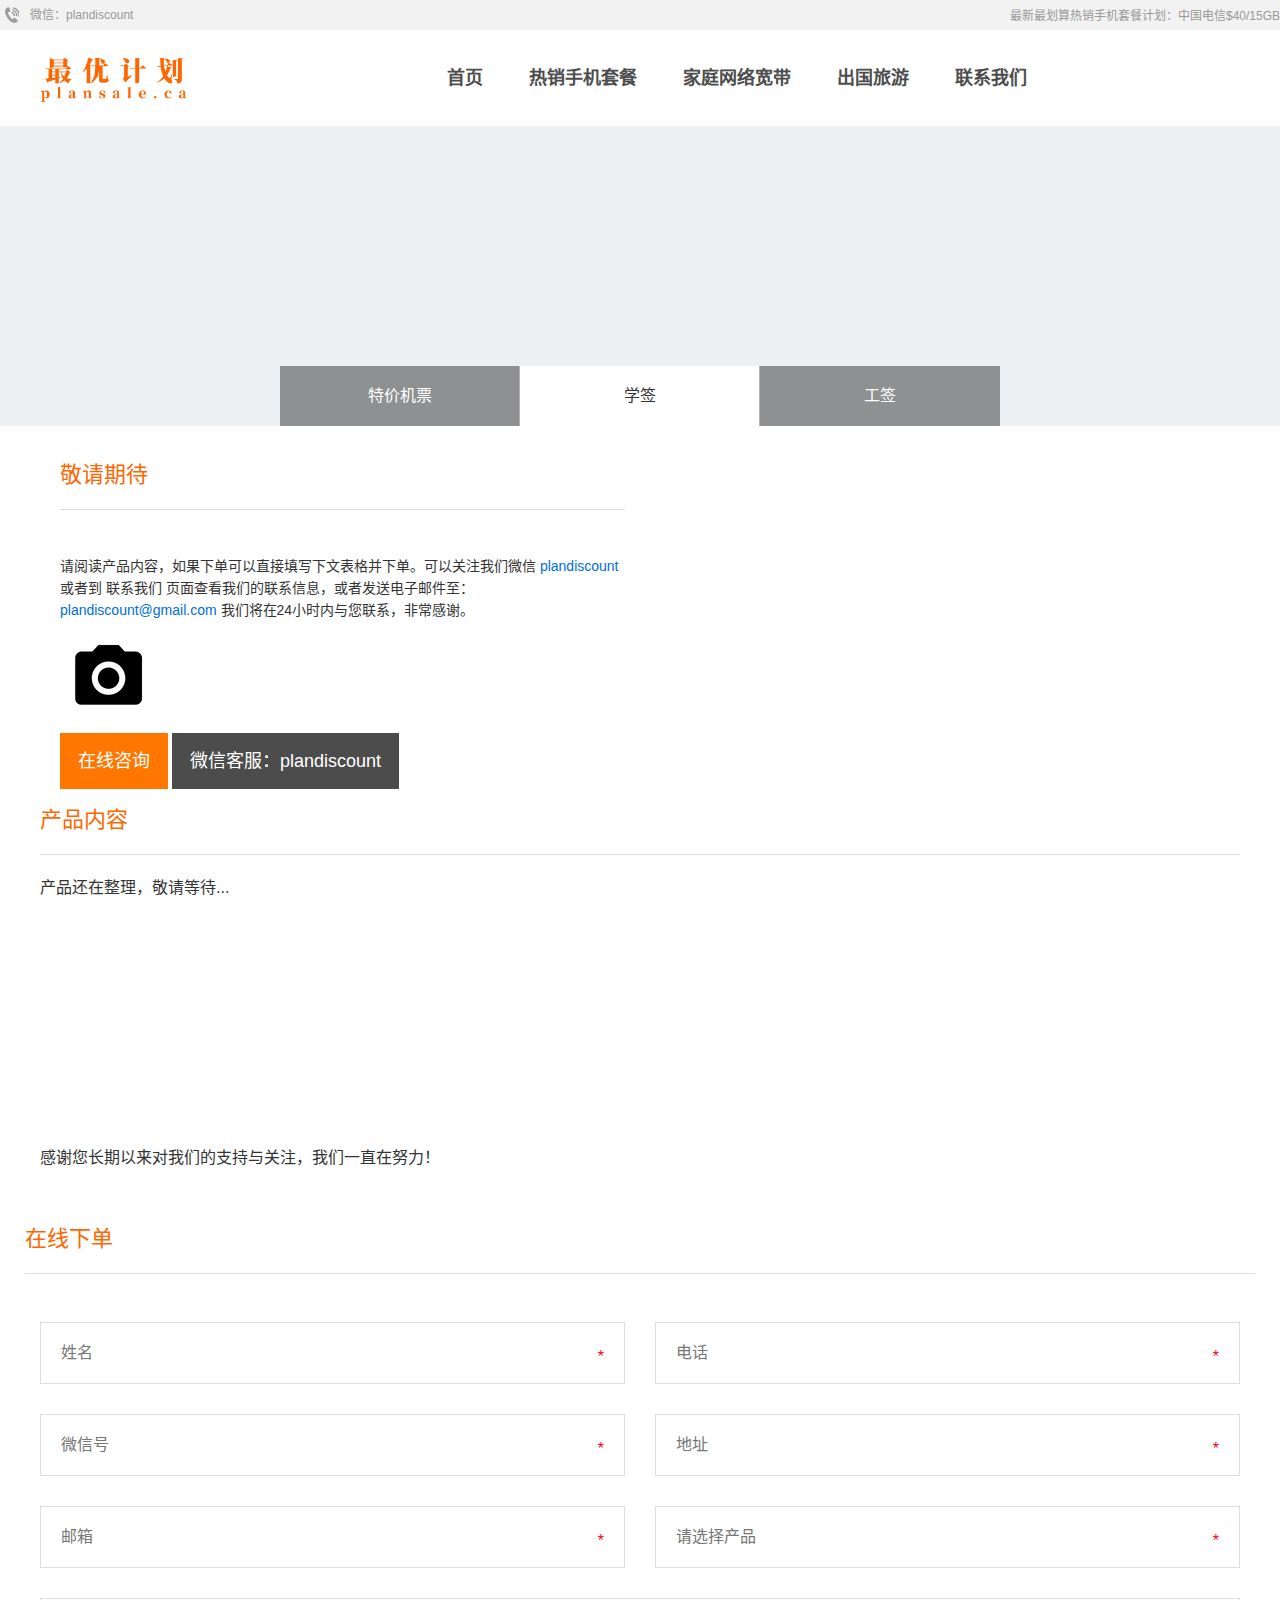
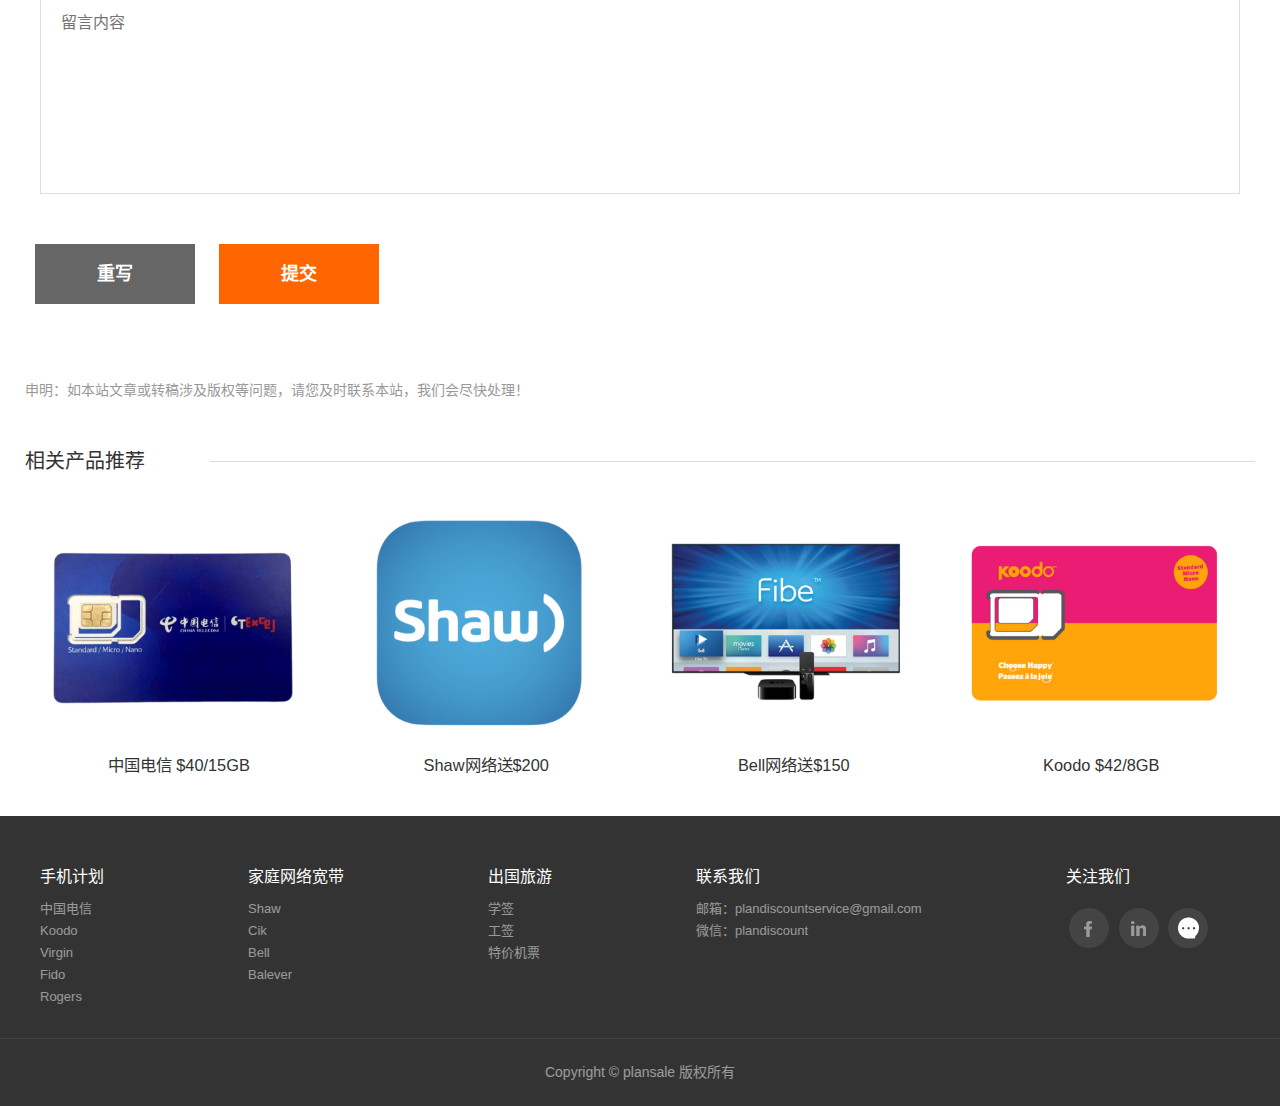
<file: studypermit.html>
<!DOCTYPE html>
<html lang="zh-CN">
<head>
<meta charset="utf-8">
<meta http-equiv="Content-Type" content="text/html">

<title>加国最优方案：中国电信40/12GB</title>
<meta name="keywords" content="加国最优方案：中国电信40/12GB">
<meta name="description" content="感谢您长期以来对我们的支持与关注，我们一直在努力">
<link rel="shortcut icon" href="static/image/favicon.png" type="image/png" />

<meta name="viewport" content="width=device-width, initial-scale=1.0, maximum-scale=1.0, user-scalable=0">
<meta http-equiv="X-UA-Compatible" content="ie=edge">
<meta name="renderer" content="webkit">
<meta name="format-detection" content="telephone=no">
<meta name="apple-mobile-web-app-capable" content="yes">
<meta name="apple-mobile-web-app-status-bar-style" content="black">
<meta name="format-detection" content="telephone=no">
<meta http-equiv="Pragma" content="no-cache">
<meta name="applicable-device" content="pc,mobile">
<link rel="stylesheet" type="text/css" href="static/css/layout.css">
<link rel="stylesheet" type="text/css" href="static/css/animate.min.css">
<script src="static/js/jquery-1.12.2.min.js"></script>
<link rel="stylesheet" href="static/css/product.css">
<link rel="stylesheet" href="static/css/font-awesome.min.css">
<style>
  #article_content img {
    height: auto !important;
    max-width: 100%;
  }
  #article_content {
    word-wrap: break-word;
  }
  </style>
  </head>
  <body class="body-white">
  <header>
  
    <div class="topBar">
      <div class="main">
        <div class="topL grid_35">
         <!---- <p class="email">plandiscountservice@gmail.com  </p>-->
          <p class="tel">微信：plandiscount</p>
        </div>
        <div class="share grid_18 floatR">最新最划算热销手机套餐计划：中国电信$40/15GB</div>
        </div>
    </div>
  
    <div class="ast-header">
      <div class="commonweb clearfix">
        <div class="pc-head clearfix">
          <div class="logo"><a href="index.html" title="加国最优计划"><img src="static/image/planDiscountLogo.png" alt="为加国华人提供最优方案"></a></div>
          <div class="nav">
            <ul class="clearfix">
              <ul class="clearfix">
                <li class="sub_li">
                  <h4><a href="index.html"><b>首页</b></a><span class="arrorright-btn"></span></h4>
                </li>
                <li class="sub_li ">
                  <h4><a href="ctexcel.html"><b>热销手机套餐</b></a><span class="arrorright-btn"></span></h4>
                  <ul class="sub-nav">
                    
                    <li>
                      <h4><a rel="external nofollow" href="ctexcel.html">中国电信</a><span class="arrorright-btn"></span></h4>
                    </li>
                    
                    <li>
                      <h4><a rel="external nofollow" href="koodo.html">Koodo</a><span class="arrorright-btn"></span></h4>
                    </li>
                    
                    <li>
                      <h4><a rel="external nofollow" href="fido.html">Fido</a><span class="arrorright-btn"></span></h4>
                    </li>
                    
                    <li>
                      <h4><a rel="external nofollow" href="virgin.html">Virgin</a><span class="arrorright-btn"></span></h4>
                    </li>
                    
                    <li>
                      <h4><a rel="external nofollow" href="rogers.html">Rogers</a><span class="arrorright-btn"></span></h4>
                    </li>
                    
                    
                  </ul>
                </li><li class="sub_li ">
                  <h4><a href="shaw.html"><b>家庭网络宽带</b></a><span class="arrorright-btn"></span></h4>
                  <ul class="sub-nav">
                    
                    <li>
                      <h4><a rel="external nofollow" href="shaw.html">Shaw</a><span class="arrorright-btn"></span></h4>
                    </li>
                    
                    <li>
                      <h4><a rel="external nofollow" href="cik.html">Cik</a><span class="arrorright-btn"></span></h4>
                    </li>
                    
                    <li>
                      <h4><a rel="external nofollow" href="bell.html">Bell</a><span class="arrorright-btn"></span></h4>
                    </li>
                    
                    <li>
                      <h4><a rel="external nofollow" href="balever.html">Balever</a><span class="arrorright-btn"></span></h4>
                    </li>
                    
                  </ul>
                </li><li class="sub_li ">
                  <h4><a href="airticket.html"><b>出国旅游</b></a><span class="arrorright-btn"></span></h4>
                  <ul class="sub-nav">
                    <li>
                      <h4><a rel="external nofollow" href="airticket.html">特价机票</a><span class="arrorright-btn"></span></h4>
                    </li>
                    <li>
                      <h4><a rel="external nofollow" href="studypermit.html">学签申请</a><span class="arrorright-btn"></span></h4>
                    </li>
                    
                    <li>
                      <h4><a rel="external nofollow" href="workpermit.html">工签申请</a><span class="arrorright-btn"></span></h4>
                    </li>
  

                  </ul>
                </li><li class="sub_li ">
                  <h4><a href="contactus.html"><b>联系我们</b></a><span class="arrorright-btn"></span></h4>
                  <ul class="sub-nav">
                    
                  </ul>
                </li>
              </ul>
            </ul>
          </div>
          <div class="header-right">
            <div class="tab-right clearfix"> 
              <!--<div class="language"><a class="languageIcon"><span>Language</span></a>
                <div class="languageList"><a rel="external nofollow" href="/18009">English</a><a rel="external nofollow" href="/18009">中文</a></div>
              </div>-->
              <!--<div class="he_searchbox"><a href="javascript:;" class="search-btn btn"></a>
                <div class="right-absolute">
                  <div class="headeritem search">
                    <form action="/plus/search.php" name="formsearch">
                      <input type="hidden" name="kwtype" value="0">
                      <input type="text" name="q" placeholder="请输入搜索关键词" class="search-text" onkeypress="return(clickButton());">
                      <input type="submit" name="submit" value="" class="sreach-btn">
                    </form>
                  </div>
                </div>
              </div>-->
              <a href="javascript:;" class="mobnav-btn"><span></span><span></span><span></span></a></div>
          </div>
        </div>
      </div>
    </div>
  </header>

<div class="subbaner"> <img src="static/picture/adbanners.png" alt="">
  <div class="subnavcont03">
    <div class="subnavlistcont03">
      <div class="subnavlist03">
        <h4 class="zsannavbtn03"><a href="javascript:;">产品展示</a></h4>
        <div class="commonweb">
          <ul class="clearfix">
            <li><a href='airticket.html' class="swiper-slide" >特价机票</a> </li>
            <li><a href='studypermit.html'  class='cur' >学签</a></li>
            
            <li><a href='workpermit.html' class="swiper-slide">工签</a></li>
            
          </ul>
        </div>
      </div>
    </div>
  </div>
</div>
<!--container start-->
<div class="container product-container">
  <div class="row">
    <div class="col-lg-12 col-md-12 col-sm-12 col-xs-12">
      <div class="product-content">
        <div class="row" style="overflow:hidden;">

          <div class="col-lg-6 col-md-6 col-sm-12">
            <div class="summary">
              <h1 class="product_title">敬请期待</h1>
              <div class="model">
                <label></label>
                <div class="product_desc"> </div>
              </div>
              <div class="product_share"> 
                <span>请阅读产品内容，如果下单可以直接填写下文表格并下单。可以关注我们微信
                  <a style="color: #006dde;">plandiscount</a> 或者到
                  <a href="../../lianxiwomen/index.html">联系我们</a>
                  页面查看我们的联系信息，或者发送电子邮件至：
                  <a rel="external nofollow" href="plandiscount@gmail.com" style="color: #006dde;">plandiscount@gmail.com</a> 
                  我们将在24小时内与您联系，非常感谢。
                </span>
                <div class="product-share"> <a><img src="static/picture/camera.png"></a> 
                </div> 
              </div>
              <div class="info_product_btn">
                <a class="btn-success" rel="nofollow" href="#fb"> 在线咨询</a>
                <a class="btn-danger" >微信客服：plandiscount </a></div>
              <div style="clear:both;"></div>
            </div>
            <!-- .summary --> 
          </div>
        </div>
        <h1 class="product_title">产品内容</h1>
        <div class="news-detail">
          <p>
         <div>产品还在整理，敬请等待... </div>
          <div>
            <div></div> &nbsp &nbsp &nbsp &nbsp &nbsp &nbsp <b> </b></div>
	          <div>
              <div>&nbsp &nbsp &nbsp &nbsp &nbsp &nbsp  </div>
             <div>
               <div>&nbsp &nbsp &nbsp &nbsp &nbsp &nbsp <b> </b></div>
			          <div>
				          <div>&nbsp &nbsp &nbsp &nbsp &nbsp &nbsp  </div>
				            <div>
					          <div>&nbsp &nbsp &nbsp &nbsp &nbsp &nbsp </div>
					            <div>
						            <div>&nbsp &nbsp &nbsp &nbsp &nbsp &nbsp </div>
					              	<div>
		                        <div>&nbsp &nbsp &nbsp &nbsp &nbsp &nbsp  </div>
                            </div>
                              <div>	&nbsp;</div>
							              <div>
								              <div>感谢您长期以来对我们的支持与关注，我们一直在努力！</div>

																<div>	&nbsp;</div>
															</div>
														</div>
													</div>
												</div>
											</div>
										</div>
									</div>
								</div>

      <br>

        </div>
        <h1 class="product_title">在线下单</h1>
        <div class="contact-feedback">
          <form action="https://formsubmit.co/plandiscountservice@gmail.com" enctype="multipart/form-data" method="post">
            <input type="hidden" name="action" value="post">
            <input type="hidden" name="diyid" value="1">
            <input type="hidden" name="do" value="2">
            <ul class="clearfix">
              <li class="col-sm-6">
                <label>
                  <input type="text" name="username" id="username" value="" placeholder="姓名">
                  <span class="must mustcategory">*</span></label>
              </li>
              <li class="col-sm-6">
                <label>
                  <input type="text" name="telephone" id="telephone" value="" placeholder="电话">
                  <span class="must mustcategory">*</span></label>
              </li>
              <li class="col-sm-6">
                <label>
                  <input type="text" name="wechatID" id="wechatID" value="" placeholder="微信号">
                  <span class="must mustcategory">*</span>
                </label>
              </li>
              <li class="col-sm-6">
                <label>
                  <input type="text" name="address" id="address" value="" placeholder="地址">
                  <span class="must mustcategory">*</span>
                </label>
              </li>
              <li class="col-sm-6">
                <label>
                  <input type="text" name="email" id="email" value="" placeholder="邮箱">
                  <span class="must mustcategory">*</span></label>
              </li>
              <li class="col-sm-6">
                <label>
                  <input type="text" name="confirm" id="confirm" value="" placeholder="请选择产品">
                  <span class="must mustcategory">*</span></label>
              </li>
              <li class="col-xs-12">
                <label>
                  <textarea name="content" id="content" placeholder="留言内容"></textarea>
                </label>
              </li>
            </ul>
            <ul>
              <input type="reset" value="重写">
              <input type="submit" value="提交" id="tijiaox">
            </ul>
            <input type="hidden" name="dede_fields" value="username,text;telephone,text;email,text;address,text;content,multitext">
            <input type="hidden" name="dede_fieldshash" value="16f57290bd6d2f1e93b53dfe6a305eae">
          </form>
        </div>
        <p class="article-declare">申明：如本站文章或转稿涉及版权等问题，请您及时联系本站，我们会尽快处理！</p>
        <!--detail end-->
        <div style="margin-top:50px;"></div>
        <section class="related products">
          <h2 class="related_title">相关产品推荐</h2>
          <div class="related_line"></div>
          <div class="clear"></div>
          <ul class="products">
            <li class="">
              <div class="tzShop-item_inner" onclick="location.href='ctexcel.html'" style="cursor: pointer;">
                <div class="tzShop-item_image "> <img width="262" height="180" src="static/picture/ctexcelcard.png" alt="中国电信" class="attachment-thumbnail size-thumbnail wp-post-image"> </div>
                <div class="tzShop-item_info">
                  <h3 class="tzShop-item_title"> <a class="title" href="ctexcel.html">中国电信 $40/15GB</a> </h3>
                </div>
                <span class="line-left"></span> <span class="line-right"></span> </div>
            </li>
<li class="">
  <div class="tzShop-item_inner" onclick="location.href='shaw.html'" style="cursor: pointer;">
    <div class="tzShop-item_image "> <img width="262" height="180" src="static/picture/shawproduct.png" alt="shaw" class="attachment-thumbnail size-thumbnail wp-post-image"> </div>
    <div class="tzShop-item_info">
      <h3 class="tzShop-item_title"> <a class="title" href="shaw.html">Shaw网络送$200</a> </h3>
    </div>
    <span class="line-left"></span> <span class="line-right"></span> </div>
            </li>
<li class="">
  <div class="tzShop-item_inner" onclick="location.href='bell.html'" style="cursor: pointer;">
    <div class="tzShop-item_image "> <img width="262" height="180" src="static/picture/bellproduct.png" class="attachment-thumbnail size-thumbnail wp-post-image"> </div>
    <div class="tzShop-item_info">
      <h3 class="tzShop-item_title"> <a class="title" href="bell.html">Bell网络送$150</a> </h3>
    </div>
    <span class="line-left"></span> <span class="line-right"></span> </div>
            </li>
<li class="">
  <div class="tzShop-item_inner" onclick="location.href='koodo.html'" style="cursor: pointer;">
    <div class="tzShop-item_image "> <img width="262" height="180" src="static/picture/koodocard.png" alt="Koodo" class="attachment-thumbnail size-thumbnail wp-post-image"> </div>
    <div class="tzShop-item_info">
      <h3 class="tzShop-item_title"> <a class="title" href="koodo.html">Koodo $42/8GB</a> </h3>
    </div>
    <span class="line-left"></span> <span class="line-right"></span> </div>
            </li>

          </ul>
          <div style="margin-top:25px;"></div>
        </section>
      </div>
    </div>
  </div>
</div>
<!--video player end--
<div class="m_xufu clear"><a href="tel:18888888888"><span class="xk_k clear" style="display: block;"><span class="d"><span class="a"></span></span><span class="b"><span class="ba">客服电话：020-88888888</span><span class="bb">免费预约师傅上门量尺！</span></span><span class="c">点击咨询</span></span></a></div>
!--video player end-->
<footer>
  <div class="footer-nav" id="gwogojzzbo">
    <div class="commonweb">
      <ul class="clearfix">
        <li>
          <h5>手机计划</h5>
          <p class="footer-drop">  
            <a href="ctexcel.html" rel="external nofollow">中国电信</a>  
            <a href="koodo.html" rel="external nofollow">Koodo</a>  
            <a href="virgin.html" rel="external nofollow">Virgin</a>  
            <a href="fido.html" rel="external nofollow">Fido</a>  
            <a href="rogers.html" rel="external nofollow">Rogers</a>  
          </p>
        </li><li>
          <h5>家庭网络宽带</h5>
          <p class="footer-drop">  
            <a href="shaw.html" rel="external nofollow">Shaw</a>  
            <a href="cik.html" rel="external nofollow">Cik</a>  
            <a href="bell.html" rel="external nofollow">Bell</a>  
 
            <a href="balever.html" rel="external nofollow">Balever</a>  
          </p>
        </li><li>
          <h5>出国旅游</h5>
          <p class="footer-drop">  
            <a href="studypermit.html" rel="external nofollow">学签</a>  
            <a href="workpermit.html" rel="external nofollow">工签</a>  
            <a href="airticket.html" rel="external nofollow">特价机票</a>  
          </p>
        </li><li>
          <h5>联系我们</h5>
          <p class="footer-drop">  
            <a href="a/guanyuwomen/gongsijianjie/index.html" rel="external nofollow">邮箱：plandiscountservice@gmail.com</a>  
            <a href="a/guanyuwomen/gongsizizhi/index.html" rel="external nofollow">微信：plandiscount</a>  
          </p>
        </li>
        <li>
          <h5>关注我们</h5>
          <div class="footer-share"> 
            <a href="javascript:;" class="facebook" rel="external nofollow"></a> 
            <a href="https://www.instagram.com/plandiscount/" class="instagram" rel="external nofollow"></a> 
            <a href="javascript:;" class="wechat" rel="external nofollow"></a>  
          </div>
        </li>
      </ul>
    </div>
  </div>
  <div class="footer-info">
    <div class="commonweb">
      <dl class="clearfix">
        <dd><span>Copyright &copy; plansale 版权所有 <a rel="external nofollow" href="javascript:;" target="_blank"></a></span></dd>
      </dl>
    </div>
  </div>
</footer>
<script src="static/js/idangerous.swiper.min.js"></script> 
<script src="static/js/layout.js"></script>
</body>
</html>

<section class="facebook" id="fb">
<!-- Messenger Chat Plugin Code -->
  <div id="fb-root"></div>

<!-- Your Chat Plugin code -->
  <div id="fb-customer-chat" class="fb-customerchat"></div>

</section>

<script>
  var chatbox = document.getElementById('fb-customer-chat');
  chatbox.setAttribute("page_id", "109984358181719");
  chatbox.setAttribute("attribution", "biz_inbox");
</script>

<!-- Your SDK code -->
<script>
  window.fbAsyncInit = function() {
    FB.init({
      xfbml            : true,
      version          : 'v12.0'
    });
  };

  (function(d, s, id) {
    var js, fjs = d.getElementsByTagName(s)[0];
    if (d.getElementById(id)) return;
    js = d.createElement(s); js.id = id;
    js.src = 'https://connect.facebook.net/zh_CN/sdk/xfbml.customerchat.js';
    fjs.parentNode.insertBefore(js, fjs);
  }(document, 'script', 'facebook-jssdk'));
</script>

<section class="facebook" id="fb">
  <!-- Messenger Chat Plugin Code -->
    <div id="fb-root"></div>
  
  <!-- Your Chat Plugin code -->
    <div id="fb-customer-chat" class="fb-customerchat"></div>
  
  </section>
  
  <script>
    var chatbox = document.getElementById('fb-customer-chat');
    chatbox.setAttribute("page_id", "109984358181719");
    chatbox.setAttribute("attribution", "biz_inbox");
  </script>
  
  <!-- Your SDK code -->
  <script>
    window.fbAsyncInit = function() {
      FB.init({
        xfbml            : true,
        version          : 'v12.0'
      });
    };
  
    (function(d, s, id) {
      var js, fjs = d.getElementsByTagName(s)[0];
      if (d.getElementById(id)) return;
      js = d.createElement(s); js.id = id;
      js.src = 'https://connect.facebook.net/zh_CN/sdk/xfbml.customerchat.js';
      fjs.parentNode.insertBefore(js, fjs);
    }(document, 'script', 'facebook-jssdk'));
  </script>
</file>
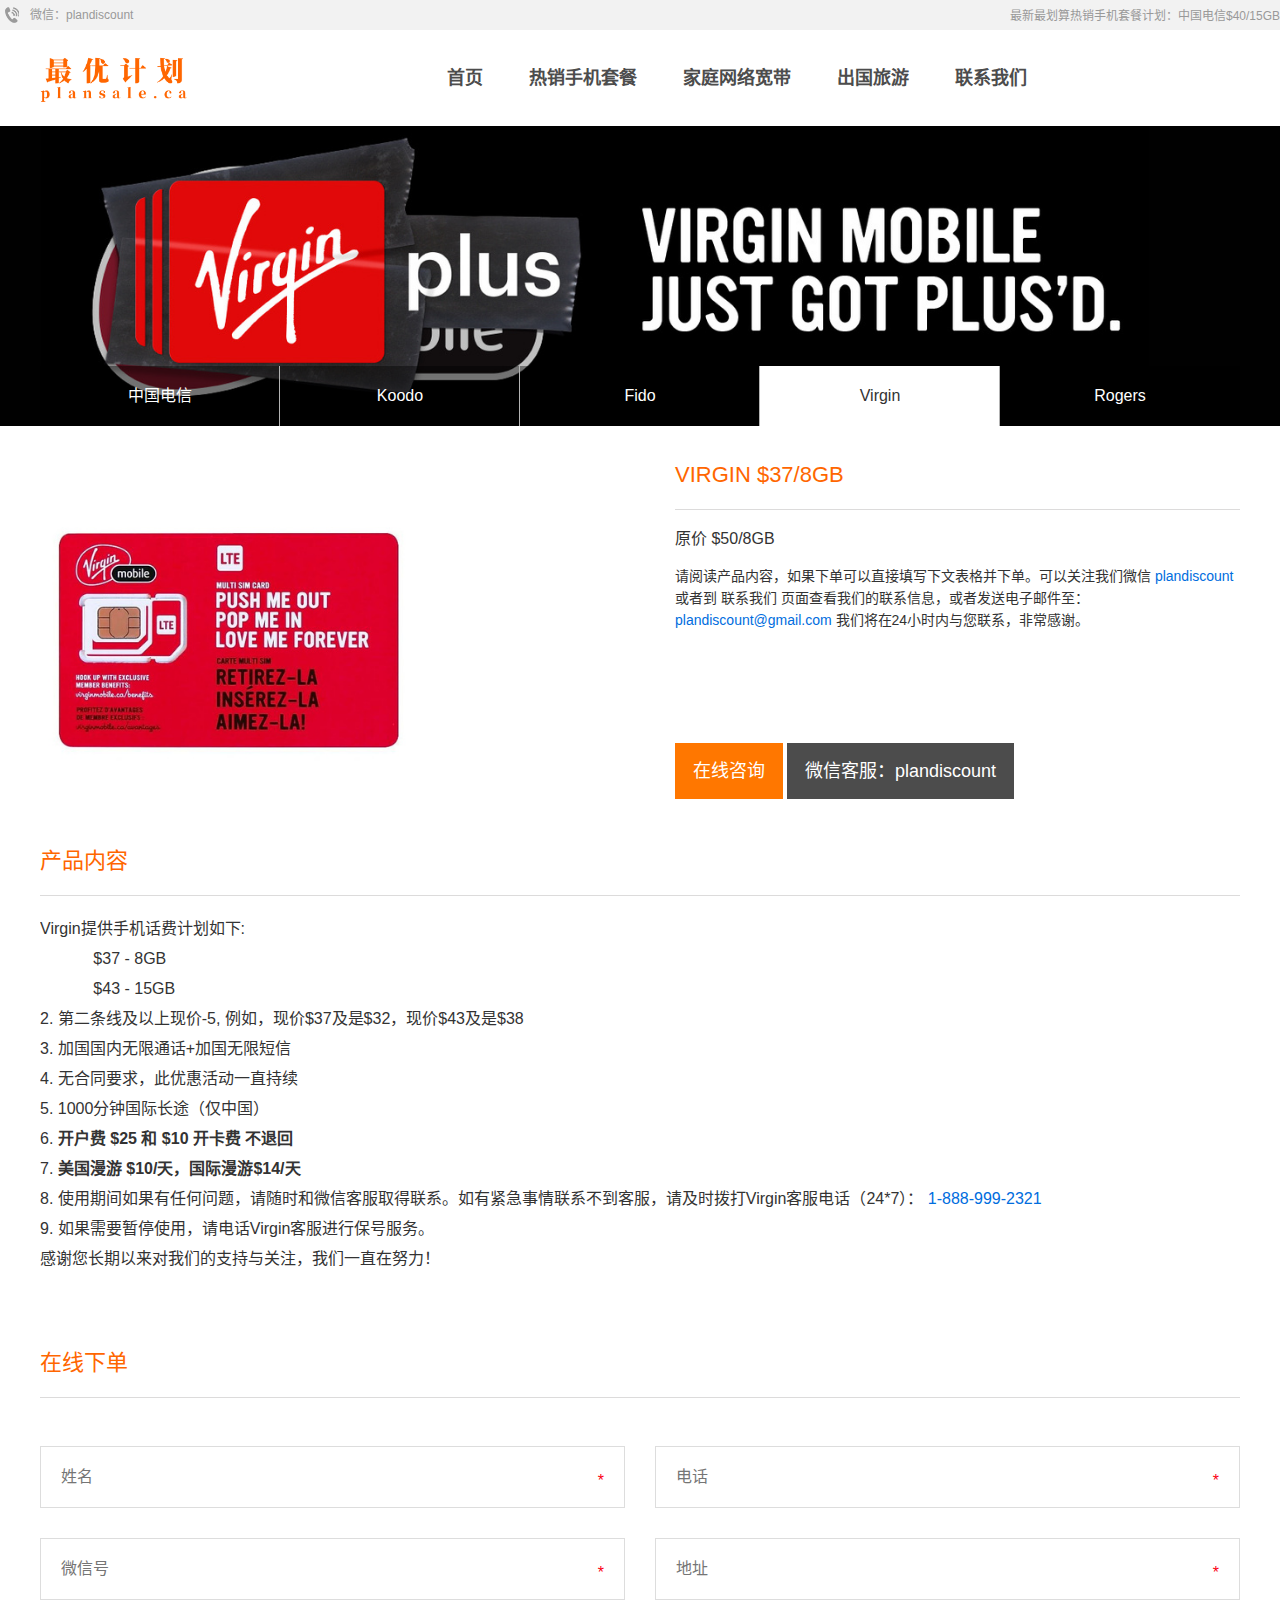
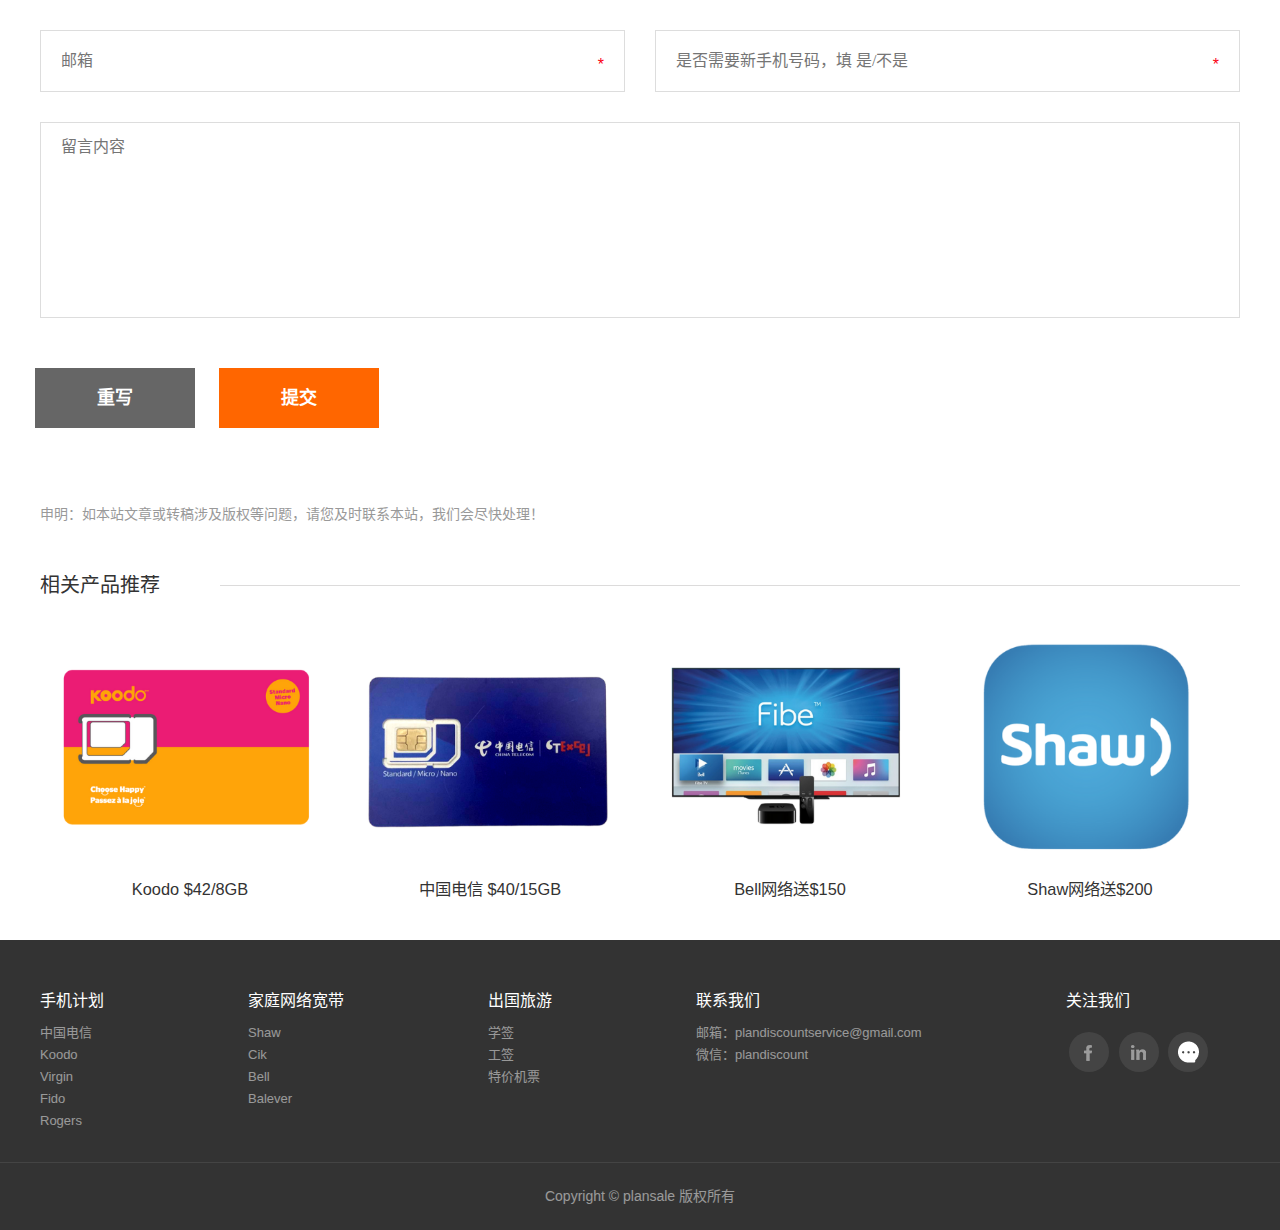
<file: virgin.html>
<!DOCTYPE html>
<html lang="zh-CN">
<head>
<meta charset="utf-8">
<meta http-equiv="Content-Type" content="text/html">

<title>加国最优方案：中国电信40/12GB</title>
<meta name="keywords" content="加国最优方案：中国电信40/12GB">
<meta name="description" content="感谢您长期以来对我们的支持与关注，我们一直在努力">
<link rel="shortcut icon" href="static/image/favicon.png" type="image/png" />

<meta name="viewport" content="width=device-width, initial-scale=1.0, maximum-scale=1.0, user-scalable=0">
<meta http-equiv="X-UA-Compatible" content="ie=edge">
<meta name="renderer" content="webkit">
<meta name="format-detection" content="telephone=no">
<meta name="apple-mobile-web-app-capable" content="yes">
<meta name="apple-mobile-web-app-status-bar-style" content="black">
<meta name="format-detection" content="telephone=no">
<meta http-equiv="Pragma" content="no-cache">
<meta name="applicable-device" content="pc,mobile">
<link rel="stylesheet" type="text/css" href="static/css/layout.css">
<link rel="stylesheet" type="text/css" href="static/css/animate.min.css">
<script src="static/js/jquery-1.12.2.min.js"></script>
<link rel="stylesheet" href="static/css/product.css">
<link rel="stylesheet" href="static/css/font-awesome.min.css">
<style>
  #article_content img {
    height: auto !important;
    max-width: 100%;
  }
  #article_content {
    word-wrap: break-word;
  }
  </style>
  </head>
  <body class="body-white">
  <header>
  
    <div class="topBar">
      <div class="main">
        <div class="topL grid_35">
         <!---- <p class="email">plandiscountservice@gmail.com  </p>-->
          <p class="tel">微信：plandiscount</p>
        </div>
        <div class="share grid_18 floatR">最新最划算热销手机套餐计划：中国电信$40/15GB</div>
        </div>
    </div>
  
    <div class="ast-header">
      <div class="commonweb clearfix">
        <div class="pc-head clearfix">
          <div class="logo"><a href="index.html" title="加国最优计划"><img src="static/image/planDiscountLogo.png" alt="为加国华人提供最优方案"></a></div>
          <div class="nav">
            <ul class="clearfix">
              <ul class="clearfix">
                <li class="sub_li">
                  <h4><a href="index.html"><b>首页</b></a><span class="arrorright-btn"></span></h4>
                </li>
                <li class="sub_li ">
                  <h4><a href="ctexcel.html"><b>热销手机套餐</b></a><span class="arrorright-btn"></span></h4>
                  <ul class="sub-nav">
                    
                    <li>
                      <h4><a rel="external nofollow" href="ctexcel.html">中国电信</a><span class="arrorright-btn"></span></h4>
                    </li>
                    
                    <li>
                      <h4><a rel="external nofollow" href="koodo.html">Koodo</a><span class="arrorright-btn"></span></h4>
                    </li>
                    
                    <li>
                      <h4><a rel="external nofollow" href="fido.html">Fido</a><span class="arrorright-btn"></span></h4>
                    </li>
                    
                    <li>
                      <h4><a rel="external nofollow" href="virgin.html">Virgin</a><span class="arrorright-btn"></span></h4>
                    </li>
                    
                    <li>
                      <h4><a rel="external nofollow" href="rogers.html">Rogers</a><span class="arrorright-btn"></span></h4>
                    </li>
                    
                    
                  </ul>
                </li><li class="sub_li ">
                  <h4><a href="shaw.html"><b>家庭网络宽带</b></a><span class="arrorright-btn"></span></h4>
                  <ul class="sub-nav">
                    
                    <li>
                      <h4><a rel="external nofollow" href="shaw.html">Shaw</a><span class="arrorright-btn"></span></h4>
                    </li>
                    
                    <li>
                      <h4><a rel="external nofollow" href="cik.html">Cik</a><span class="arrorright-btn"></span></h4>
                    </li>
                    
                    <li>
                      <h4><a rel="external nofollow" href="bell.html">Bell</a><span class="arrorright-btn"></span></h4>
                    </li>
                    
                    <li>
                      <h4><a rel="external nofollow" href="balever.html">Balever</a><span class="arrorright-btn"></span></h4>
                    </li>
                    
                  </ul>
                </li><li class="sub_li ">
                  <h4><a href="airticket.html"><b>出国旅游</b></a><span class="arrorright-btn"></span></h4>
                  <ul class="sub-nav">
                    <li>
                      <h4><a rel="external nofollow" href="airticket.html">特价机票</a><span class="arrorright-btn"></span></h4>
                    </li>
                    <li>
                      <h4><a rel="external nofollow" href="studypermit.html">学签申请</a><span class="arrorright-btn"></span></h4>
                    </li>
                    
                    <li>
                      <h4><a rel="external nofollow" href="workpermit.html">工签申请</a><span class="arrorright-btn"></span></h4>
                    </li>
  

                  </ul>
                </li><li class="sub_li ">
                  <h4><a href="contactus.html"><b>联系我们</b></a><span class="arrorright-btn"></span></h4>
                  <ul class="sub-nav">
                    
                  </ul>
                </li>
              </ul>
            </ul>
          </div>
          <div class="header-right">
            <div class="tab-right clearfix"> 
              <!--<div class="language"><a class="languageIcon"><span>Language</span></a>
                <div class="languageList"><a rel="external nofollow" href="/18009">English</a><a rel="external nofollow" href="/18009">中文</a></div>
              </div>-->
              <!--<div class="he_searchbox"><a href="javascript:;" class="search-btn btn"></a>
                <div class="right-absolute">
                  <div class="headeritem search">
                    <form action="/plus/search.php" name="formsearch">
                      <input type="hidden" name="kwtype" value="0">
                      <input type="text" name="q" placeholder="请输入搜索关键词" class="search-text" onkeypress="return(clickButton());">
                      <input type="submit" name="submit" value="" class="sreach-btn">
                    </form>
                  </div>
                </div>
              </div>-->
              <a href="javascript:;" class="mobnav-btn"><span></span><span></span><span></span></a></div>
          </div>
        </div>
      </div>
    </div>
  </header>

<div class="subbaner"> <img src="static/picture/virginbanner.png" alt="">
  <div class="subnavcont03">
    <div class="subnavlistcont03">
      <div class="subnavlist03">
        <h4 class="zsannavbtn03"><a href="javascript:;">产品展示</a></h4>
        <div class="commonweb">
          <ul class="clearfix">
            <li><a href='ctexcel.html' class="swiper-slide">中国电信</a> </li>
            <li><a href='koodo.html' class="swiper-slide">Koodo</a></li>
            
            <li><a href='fido.html' class="swiper-slide">Fido</a></li>
            
            <li><a href='virgin.html' class='cur'> Virgin</a></li>
            
            <li><a href='rogers.html' class="swiper-slide">Rogers</a></li>
            
          </ul>
        </div>
      </div>
    </div>
  </div>
</div>
<!--container start-->
<div class="container product-container">
  <div class="row">
    <div class="col-lg-12 col-md-12 col-sm-12 col-xs-12">
      <div class="product-content">
        <div class="row" style="overflow:hidden;">
          <div class="col-lg-6 col-md-6 col-sm-12">
            <div class="tzShopDetail_images">
              <div id="tzShopDetail_slide">
                <ul>
                  <li> <img class="product-slider-image" src="static/picture/virgincard.png" alt="virgin40/12GB"> </li>
                </ul>
              </div>
            </div>
            <div style="clear: both"></div>
          </div>
          <div class="col-lg-6 col-md-6 col-sm-12">
            <div class="summary">
              <h1 class="product_title">Virgin $37/8GB</h1>
              <div class="model">
                <label>原价 $50/8GB</label>
                <div class="product_desc"> </div>
              </div>
              <div class="product_share"> 
                <span>请阅读产品内容，如果下单可以直接填写下文表格并下单。可以关注我们微信
                  <a style="color: #006dde;">plandiscount</a> 或者到
                  <a href="../../lianxiwomen/index.html">联系我们</a>
                  页面查看我们的联系信息，或者发送电子邮件至：
                  <a rel="external nofollow" href="plandiscount@gmail.com" style="color: #006dde;">plandiscount@gmail.com</a> 
                  我们将在24小时内与您联系，非常感谢。
                </span>
                <!-- .summary --  <div class="product-share"> <a><img src="static/picture/pro-img1.gif" alt="餐厅家具尺寸"></a> <a><img src="static/picture/pro-img2.gif" alt="餐厅家具尺寸"></a> <a><img src="static/picture/pro-img3.gif" alt="餐厅家具尺寸"></a> </div> <!-- .summary --> 
              </div>
              <div class="info_product_btn">
                <a class="btn-success" rel="nofollow" href="#fb"> 在线咨询</a>
                <a class="btn-danger" >微信客服：plandiscount </a></div>
              <div style="clear:both;"></div>
            </div>
            <!-- .summary --> 
          </div>
        </div>
        <h1 class="product_title">产品内容</h1>
        <div class="news-detail">
          <p>
         <div>Virgin提供手机话费计划如下:</div>
         <div>
          <div>&nbsp &nbsp &nbsp &nbsp &nbsp &nbsp $37 - 8GB</div>
          <div>
            <div>&nbsp &nbsp &nbsp &nbsp &nbsp &nbsp $43 - 15GB</div>
          <div>
            <div>2. 第二条线及以上现价-5, 例如，现价$37及是$32，现价$43及是$38</div>
	          <div>
              <div>3. 加国国内无限通话+加国无限短信</div>
             <div>
               <div>4. 无合同要求，此优惠活动一直持续</div>
			          <div>
				          <div>5. 1000分钟国际长途（仅中国）</div>
				            <div>
					          <div>6. <b>开户费 $25 和 $10 开卡费 不退回</b></div>
					            <div>
                        <div>7. <b>美国漫游 $10/天，国际漫游$14/天</b></div>
                        <div>
						            <div>8. 使用期间如果有任何问题，请随时和微信客服取得联系。如有紧急事情联系不到客服，请及时拨打Virgin客服电话（24*7）： 
                          <a rel="external nofollow" href="tel+1-888-999-2321" style="color: #006dde;">1-888-999-2321</a></div>
					              	<div>
		                        <div>9. 如果需要暂停使用，请电话Virgin客服进行保号服务。</div>
							              <div>
								              <div>感谢您长期以来对我们的支持与关注，我们一直在努力！</div>

																<div>	&nbsp;</div>
															</div>
														</div>
													</div>
												</div>
											</div>
										</div>
									</div>
								</div>
              </div>
            </div>
          </div>
              <br>

        </div>
        <h1 class="product_title">在线下单</h1>
        <div class="contact-feedback">
          <form action="https://formsubmit.co/plandiscountservice@gmail.com" enctype="multipart/form-data" method="post">
            <input type="hidden" name="action" value="post">
            <input type="hidden" name="diyid" value="1">
            <input type="hidden" name="do" value="2">
            <ul class="clearfix">
              <li class="col-sm-6">
                <label>
                  <input type="text" name="username" id="username" value="" placeholder="姓名">
                  <span class="must mustcategory">*</span></label>
              </li>
              <li class="col-sm-6">
                <label>
                  <input type="text" name="telephone" id="telephone" value="" placeholder="电话">
                  <span class="must mustcategory">*</span></label>
              </li>
              <li class="col-sm-6">
                <label>
                  <input type="text" name="wechatID" id="wechatID" value="" placeholder="微信号">
                  <span class="must mustcategory">*</span>
                </label>
              </li>
              <li class="col-sm-6">
                <label>
                  <input type="text" name="address" id="address" value="" placeholder="地址">
                  <span class="must mustcategory">*</span>
                </label>
              </li>
              <li class="col-sm-6">
                <label>
                  <input type="text" name="email" id="email" value="" placeholder="邮箱">
                  <span class="must mustcategory">*</span></label>
              </li>
              <li class="col-sm-6">
                <label>
                  <input type="text" name="confirm" id="confirm" value="" placeholder="是否需要新手机号码，填 是/不是">
                  <span class="must mustcategory">*</span></label>
              </li>
              <li class="col-xs-12">
                <label>
                  <textarea name="content" id="content" placeholder="留言内容"></textarea>
                </label>
              </li>
            </ul>
            <ul>
              <input type="reset" value="重写">
              <input type="submit" value="提交" id="tijiaox">
            </ul>
            <input type="hidden" name="dede_fields" value="username,text;telephone,text;email,text;address,text;content,multitext">
            <input type="hidden" name="dede_fieldshash" value="16f57290bd6d2f1e93b53dfe6a305eae">
          </form>
        </div>
        <p class="article-declare">申明：如本站文章或转稿涉及版权等问题，请您及时联系本站，我们会尽快处理！</p>
        <!--detail end-->
        <div style="margin-top:50px;"></div>
        <section class="related products">
          <h2 class="related_title">相关产品推荐</h2>
          <div class="related_line"></div>
          <div class="clear"></div>
          <ul class="products">
            <li class="">
              <div class="tzShop-item_inner" onclick="location.href='koodo.html'" style="cursor: pointer;">
                <div class="tzShop-item_image "> <img width="262" height="180" src="static/picture/koodocard.png" alt="Koodo" class="attachment-thumbnail size-thumbnail wp-post-image"> </div>
                <div class="tzShop-item_info">
                  <h3 class="tzShop-item_title"> <a class="title" href="koodo.html">Koodo $42/8GB</a> </h3>
                </div>
                <span class="line-left"></span> <span class="line-right"></span> </div>
            </li>
<li class="">
              <div class="tzShop-item_inner" onclick="location.href='/18009/a/chanpinzhanshi/kazuoshafa/11.html'" style="cursor: pointer;">
                <div class="tzShop-item_image "> <img width="262" height="180" src="static/picture/ctexcelcard.png" alt="中国电信" class="attachment-thumbnail size-thumbnail wp-post-image"> </div>
                <div class="tzShop-item_info">
                  <h3 class="tzShop-item_title"> <a class="title" href="ctexcel.html">中国电信 $40/15GB </a> </h3>
                </div>
                <span class="line-left"></span> <span class="line-right"></span> </div>
            </li>
<li class="">
  <div class="tzShop-item_inner" onclick="location.href='bell.html'" style="cursor: pointer;">
    <div class="tzShop-item_image "> <img width="262" height="180" src="static/picture/bellproduct.png" class="attachment-thumbnail size-thumbnail wp-post-image"> </div>
    <div class="tzShop-item_info">
      <h3 class="tzShop-item_title"> <a class="title" href="bell.html">Bell网络送$150</a> </h3>
    </div>
    <span class="line-left"></span> <span class="line-right"></span> </div>
            </li>
<li class="">
  <div class="tzShop-item_inner" onclick="location.href='shaw.html'" style="cursor: pointer;">
    <div class="tzShop-item_image "> <img width="262" height="180" src="static/picture/shawproduct.png" alt="shaw" class="attachment-thumbnail size-thumbnail wp-post-image"> </div>
    <div class="tzShop-item_info">
      <h3 class="tzShop-item_title"> <a class="title" href="shaw.html">Shaw网络送$200</a> </h3>
    </div>
    <span class="line-left"></span> <span class="line-right"></span> </div>
            </li>

          </ul>
          <div style="margin-top:25px;"></div>
        </section>
      </div>
    </div>
  </div>
</div>
<!--video player end--
<div class="m_xufu clear"><a href="tel:18888888888"><span class="xk_k clear" style="display: block;"><span class="d"><span class="a"></span></span><span class="b"><span class="ba">客服电话：020-88888888</span><span class="bb">免费预约师傅上门量尺！</span></span><span class="c">点击咨询</span></span></a></div>
!--video player end-->
<footer>
  <div class="footer-nav" id="gwogojzzbo">
    <div class="commonweb">
      <ul class="clearfix">
        <li>
          <h5>手机计划</h5>
          <p class="footer-drop">  
            <a href="ctexcel.html" rel="external nofollow">中国电信</a>  
            <a href="koodo.html" rel="external nofollow">Koodo</a>  
            <a href="virgin.html" rel="external nofollow">Virgin</a>  
            <a href="fido.html" rel="external nofollow">Fido</a>  
            <a href="rogers.html" rel="external nofollow">Rogers</a>  
          </p>
        </li><li>
          <h5>家庭网络宽带</h5>
          <p class="footer-drop">  
            <a href="shaw.html" rel="external nofollow">Shaw</a>  
            <a href="cik.html" rel="external nofollow">Cik</a>  
            <a href="bell.html" rel="external nofollow">Bell</a>  
 
            <a href="balever.html" rel="external nofollow">Balever</a>  
          </p>
        </li><li>
          <h5>出国旅游</h5>
          <p class="footer-drop">  
            <a href="studypermit.html" rel="external nofollow">学签</a>  
            <a href="workpermit.html" rel="external nofollow">工签</a>  
            <a href="airticket.html" rel="external nofollow">特价机票</a>  
          </p>
        </li><li>
          <h5>联系我们</h5>
          <p class="footer-drop">  
            <a href="a/guanyuwomen/gongsijianjie/index.html" rel="external nofollow">邮箱：plandiscountservice@gmail.com</a>  
            <a href="a/guanyuwomen/gongsizizhi/index.html" rel="external nofollow">微信：plandiscount</a>  
          </p>
        </li>
        <li>
          <h5>关注我们</h5>
          <div class="footer-share"> 
            <a href="javascript:;" class="facebook" rel="external nofollow"></a> 
            <a href="https://www.instagram.com/plandiscount/" class="instagram" rel="external nofollow"></a> 
            <a href="javascript:;" class="wechat" rel="external nofollow"></a>  
          </div>
        </li>
      </ul>
    </div>
  </div>
  <div class="footer-info">
    <div class="commonweb">
      <dl class="clearfix">
        <dd><span>Copyright &copy; plansale 版权所有 <a rel="external nofollow" href="javascript:;" target="_blank"></a></span></dd>
      </dl>
    </div>
  </div>
</footer>
<script src="static/js/idangerous.swiper.min.js"></script> 
<script src="static/js/layout.js"></script>
</body>
</html>

<section class="facebook" id="fb">
<!-- Messenger Chat Plugin Code -->
  <div id="fb-root"></div>

<!-- Your Chat Plugin code -->
  <div id="fb-customer-chat" class="fb-customerchat"></div>

</section>

<script>
  var chatbox = document.getElementById('fb-customer-chat');
  chatbox.setAttribute("page_id", "109984358181719");
  chatbox.setAttribute("attribution", "biz_inbox");
</script>

<!-- Your SDK code -->
<script>
  window.fbAsyncInit = function() {
    FB.init({
      xfbml            : true,
      version          : 'v12.0'
    });
  };

  (function(d, s, id) {
    var js, fjs = d.getElementsByTagName(s)[0];
    if (d.getElementById(id)) return;
    js = d.createElement(s); js.id = id;
    js.src = 'https://connect.facebook.net/zh_CN/sdk/xfbml.customerchat.js';
    fjs.parentNode.insertBefore(js, fjs);
  }(document, 'script', 'facebook-jssdk'));
</script>
</file>
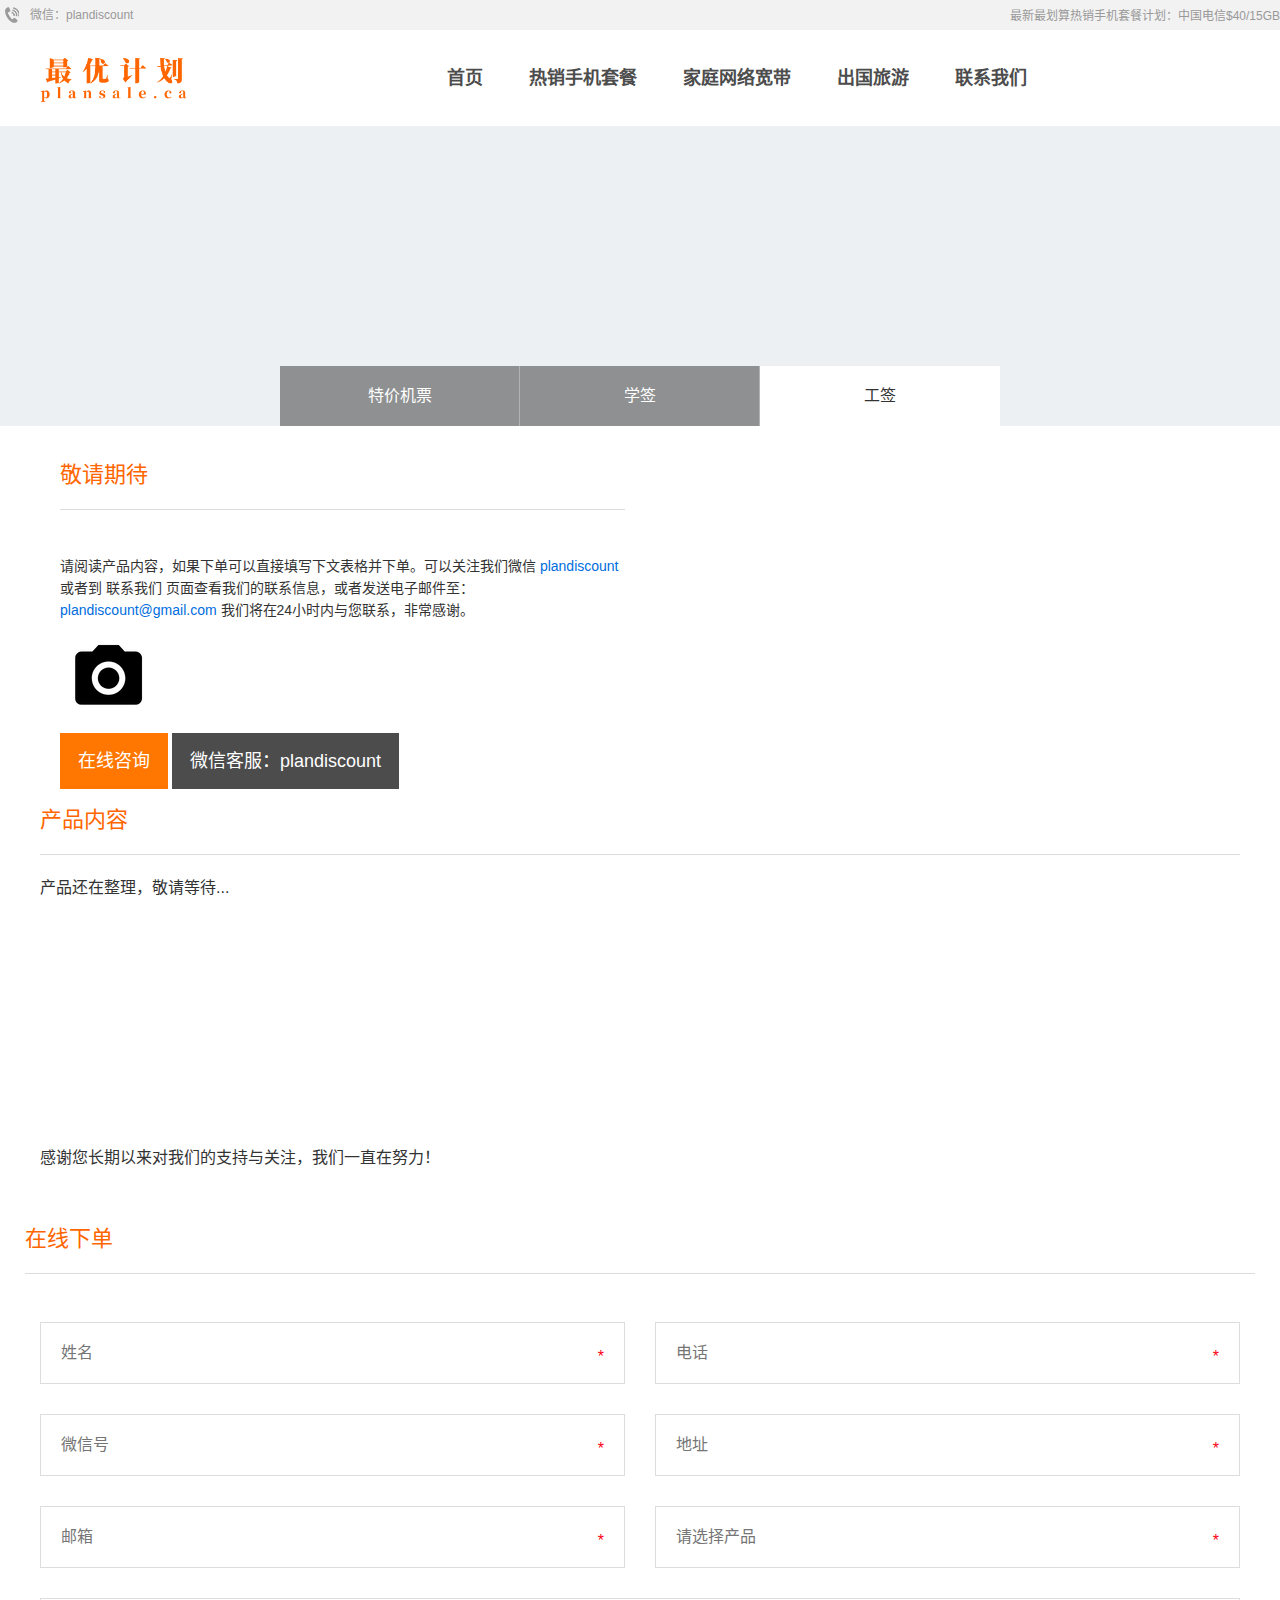
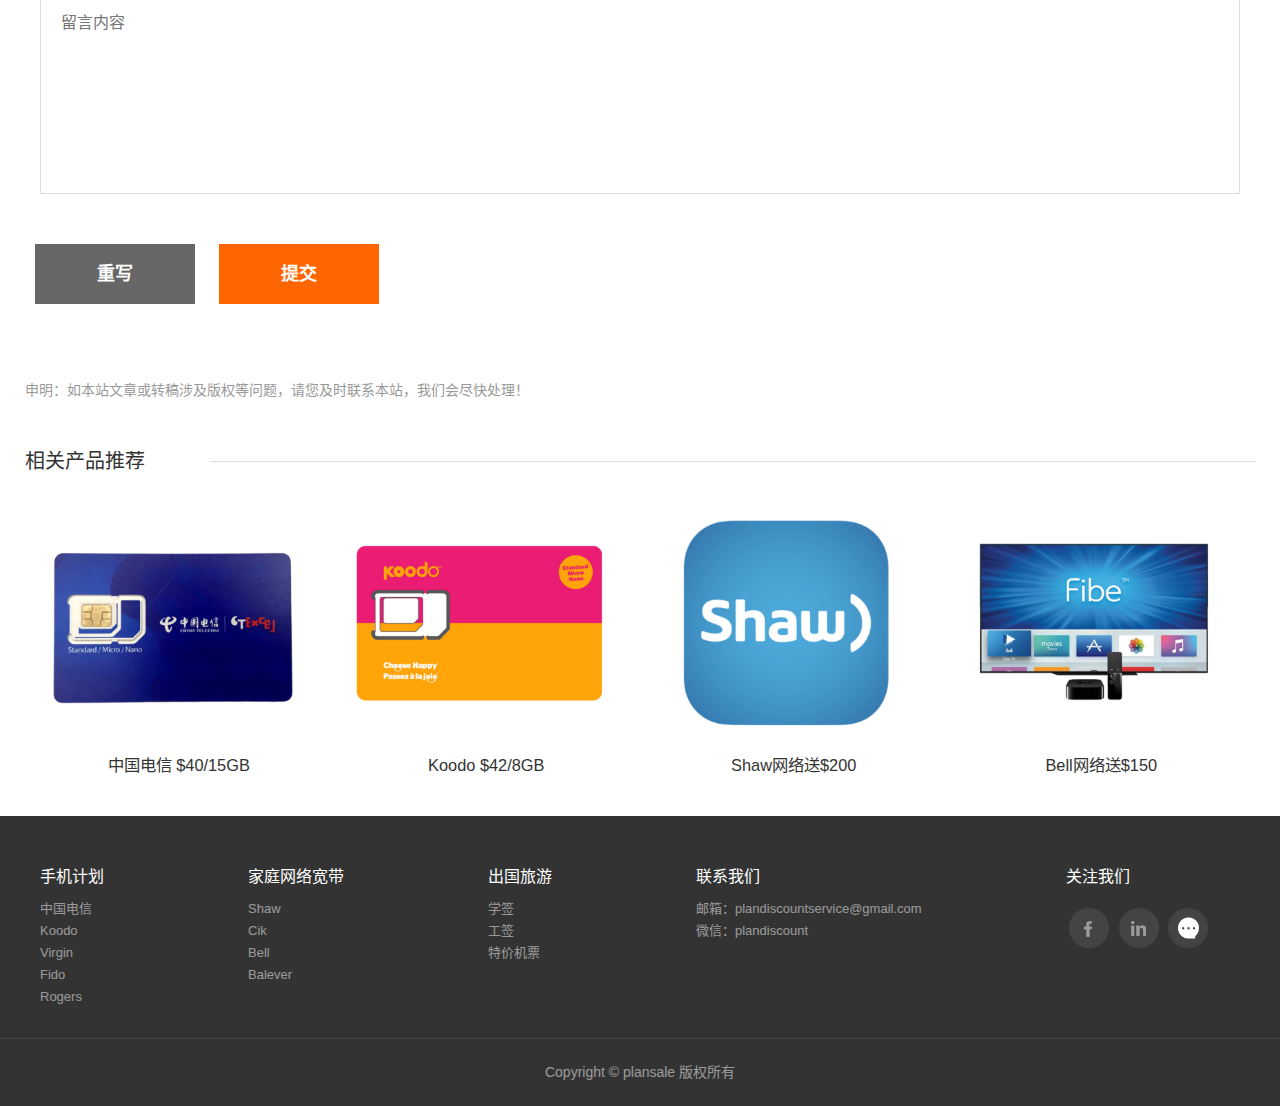
<file: workpermit.html>
<!DOCTYPE html>
<html lang="zh-CN">
<head>
<meta charset="utf-8">
<meta http-equiv="Content-Type" content="text/html">

<title>加国最优方案：中国电信40/12GB</title>
<meta name="keywords" content="加国最优方案：中国电信40/12GB">
<meta name="description" content="感谢您长期以来对我们的支持与关注，我们一直在努力">
<link rel="shortcut icon" href="static/image/favicon.png" type="image/png" />

<meta name="viewport" content="width=device-width, initial-scale=1.0, maximum-scale=1.0, user-scalable=0">
<meta http-equiv="X-UA-Compatible" content="ie=edge">
<meta name="renderer" content="webkit">
<meta name="format-detection" content="telephone=no">
<meta name="apple-mobile-web-app-capable" content="yes">
<meta name="apple-mobile-web-app-status-bar-style" content="black">
<meta name="format-detection" content="telephone=no">
<meta http-equiv="Pragma" content="no-cache">
<meta name="applicable-device" content="pc,mobile">
<link rel="stylesheet" type="text/css" href="static/css/layout.css">
<link rel="stylesheet" type="text/css" href="static/css/animate.min.css">
<script src="static/js/jquery-1.12.2.min.js"></script>
<link rel="stylesheet" href="static/css/product.css">
<link rel="stylesheet" href="static/css/font-awesome.min.css">
<style>
  #article_content img {
    height: auto !important;
    max-width: 100%;
  }
  #article_content {
    word-wrap: break-word;
  }
  </style>
  </head>
  <body class="body-white">
  <header>
  
    <div class="topBar">
      <div class="main">
        <div class="topL grid_35">
         <!---- <p class="email">plandiscountservice@gmail.com  </p>-->
          <p class="tel">微信：plandiscount</p>
        </div>
        <div class="share grid_18 floatR">最新最划算热销手机套餐计划：中国电信$40/15GB</div>
        </div>
    </div>
  
    <div class="ast-header">
      <div class="commonweb clearfix">
        <div class="pc-head clearfix">
          <div class="logo"><a href="index.html" title="加国最优计划"><img src="static/image/planDiscountLogo.png" alt="为加国华人提供最优方案"></a></div>
          <div class="nav">
            <ul class="clearfix">
              <ul class="clearfix">
                <li class="sub_li">
                  <h4><a href="index.html"><b>首页</b></a><span class="arrorright-btn"></span></h4>
                </li>
                <li class="sub_li ">
                  <h4><a href="ctexcel.html"><b>热销手机套餐</b></a><span class="arrorright-btn"></span></h4>
                  <ul class="sub-nav">
                    
                    <li>
                      <h4><a rel="external nofollow" href="ctexcel.html">中国电信</a><span class="arrorright-btn"></span></h4>
                    </li>
                    
                    <li>
                      <h4><a rel="external nofollow" href="koodo.html">Koodo</a><span class="arrorright-btn"></span></h4>
                    </li>
                    
                    <li>
                      <h4><a rel="external nofollow" href="fido.html">Fido</a><span class="arrorright-btn"></span></h4>
                    </li>
                    
                    <li>
                      <h4><a rel="external nofollow" href="virgin.html">Virgin</a><span class="arrorright-btn"></span></h4>
                    </li>
                    
                    <li>
                      <h4><a rel="external nofollow" href="rogers.html">Rogers</a><span class="arrorright-btn"></span></h4>
                    </li>
                    
                    
                  </ul>
                </li><li class="sub_li ">
                  <h4><a href="shaw.html"><b>家庭网络宽带</b></a><span class="arrorright-btn"></span></h4>
                  <ul class="sub-nav">
                    
                    <li>
                      <h4><a rel="external nofollow" href="shaw.html">Shaw</a><span class="arrorright-btn"></span></h4>
                    </li>
                    
                    <li>
                      <h4><a rel="external nofollow" href="cik.html">Cik</a><span class="arrorright-btn"></span></h4>
                    </li>
                    
                    <li>
                      <h4><a rel="external nofollow" href="bell.html">Bell</a><span class="arrorright-btn"></span></h4>
                    </li>
                    
                    <li>
                      <h4><a rel="external nofollow" href="balever.html">Balever</a><span class="arrorright-btn"></span></h4>
                    </li>
                    
                  </ul>
                </li><li class="sub_li ">
                  <h4><a href="airticket.html"><b>出国旅游</b></a><span class="arrorright-btn"></span></h4>
                  <ul class="sub-nav">
                    <li>
                      <h4><a rel="external nofollow" href="airticket.html">特价机票</a><span class="arrorright-btn"></span></h4>
                    </li>
                    <li>
                      <h4><a rel="external nofollow" href="studypermit.html">学签申请</a><span class="arrorright-btn"></span></h4>
                    </li>
                    
                    <li>
                      <h4><a rel="external nofollow" href="workpermit.html">工签申请</a><span class="arrorright-btn"></span></h4>
                    </li>
  

                  </ul>
                </li><li class="sub_li ">
                  <h4><a href="contactus.html"><b>联系我们</b></a><span class="arrorright-btn"></span></h4>
                  <ul class="sub-nav">
                    
                  </ul>
                </li>
              </ul>
            </ul>
          </div>
          <div class="header-right">
            <div class="tab-right clearfix"> 
              <!--<div class="language"><a class="languageIcon"><span>Language</span></a>
                <div class="languageList"><a rel="external nofollow" href="/18009">English</a><a rel="external nofollow" href="/18009">中文</a></div>
              </div>-->
              <!--<div class="he_searchbox"><a href="javascript:;" class="search-btn btn"></a>
                <div class="right-absolute">
                  <div class="headeritem search">
                    <form action="/plus/search.php" name="formsearch">
                      <input type="hidden" name="kwtype" value="0">
                      <input type="text" name="q" placeholder="请输入搜索关键词" class="search-text" onkeypress="return(clickButton());">
                      <input type="submit" name="submit" value="" class="sreach-btn">
                    </form>
                  </div>
                </div>
              </div>-->
              <a href="javascript:;" class="mobnav-btn"><span></span><span></span><span></span></a></div>
          </div>
        </div>
      </div>
    </div>
  </header>

<div class="subbaner"> <img src="static/picture/adbanners.png" alt="">
  <div class="subnavcont03">
    <div class="subnavlistcont03">
      <div class="subnavlist03">
        <h4 class="zsannavbtn03"><a href="javascript:;">产品展示</a></h4>
        <div class="commonweb">
          <ul class="clearfix">
            <li><a href='airticket.html' class= "swiper-slide">特价机票</a> </li>
            <li><a href='studypermit.html'  class="swiper-slide" >学签</a></li>
            
            <li><a href='workpermit.html' class='cur'>工签</a></li>
            
          </ul>
        </div>
      </div>
    </div>
  </div>
</div>
<!--container start-->
<div class="container product-container">
  <div class="row">
    <div class="col-lg-12 col-md-12 col-sm-12 col-xs-12">
      <div class="product-content">
        <div class="row" style="overflow:hidden;">

          <div class="col-lg-6 col-md-6 col-sm-12">
            <div class="summary">
              <h1 class="product_title">敬请期待</h1>
              <div class="model">
                <label></label>
                <div class="product_desc"> </div>
              </div>
              <div class="product_share"> 
                <span>请阅读产品内容，如果下单可以直接填写下文表格并下单。可以关注我们微信
                  <a style="color: #006dde;">plandiscount</a> 或者到
                  <a href="../../lianxiwomen/index.html">联系我们</a>
                  页面查看我们的联系信息，或者发送电子邮件至：
                  <a rel="external nofollow" href="plandiscount@gmail.com" style="color: #006dde;">plandiscount@gmail.com</a> 
                  我们将在24小时内与您联系，非常感谢。
                </span>
                <div class="product-share"> <a><img src="static/picture/camera.png"></a> 
                </div> 
              </div>
              <div class="info_product_btn">
                <a class="btn-success" rel="nofollow" href="#fb"> 在线咨询</a>
                <a class="btn-danger" >微信客服：plandiscount </a></div>
              <div style="clear:both;"></div>
            </div>
            <!-- .summary --> 
          </div>
        </div>
        <h1 class="product_title">产品内容</h1>
        <div class="news-detail">
          <p>
         <div>产品还在整理，敬请等待... </div>
          <div>
            <div></div> &nbsp &nbsp &nbsp &nbsp &nbsp &nbsp <b> </b></div>
	          <div>
              <div>&nbsp &nbsp &nbsp &nbsp &nbsp &nbsp  </div>
             <div>
               <div>&nbsp &nbsp &nbsp &nbsp &nbsp &nbsp <b> </b></div>
			          <div>
				          <div>&nbsp &nbsp &nbsp &nbsp &nbsp &nbsp  </div>
				            <div>
					          <div>&nbsp &nbsp &nbsp &nbsp &nbsp &nbsp </div>
					            <div>
						            <div>&nbsp &nbsp &nbsp &nbsp &nbsp &nbsp </div>
					              	<div>
		                        <div>&nbsp &nbsp &nbsp &nbsp &nbsp &nbsp  </div>
                            </div>
                              <div>	&nbsp;</div>
							              <div>
								              <div>感谢您长期以来对我们的支持与关注，我们一直在努力！</div>

																<div>	&nbsp;</div>
															</div>
														</div>
													</div>
												</div>
											</div>
										</div>
									</div>
								</div>

      <br>

        </div>
        <h1 class="product_title">在线下单</h1>
        <div class="contact-feedback">
          <form action="https://formsubmit.co/plandiscountservice@gmail.com" enctype="multipart/form-data" method="post">
            <input type="hidden" name="action" value="post">
            <input type="hidden" name="diyid" value="1">
            <input type="hidden" name="do" value="2">
            <ul class="clearfix">
              <li class="col-sm-6">
                <label>
                  <input type="text" name="username" id="username" value="" placeholder="姓名">
                  <span class="must mustcategory">*</span></label>
              </li>
              <li class="col-sm-6">
                <label>
                  <input type="text" name="telephone" id="telephone" value="" placeholder="电话">
                  <span class="must mustcategory">*</span></label>
              </li>
              <li class="col-sm-6">
                <label>
                  <input type="text" name="wechatID" id="wechatID" value="" placeholder="微信号">
                  <span class="must mustcategory">*</span>
                </label>
              </li>
              <li class="col-sm-6">
                <label>
                  <input type="text" name="address" id="address" value="" placeholder="地址">
                  <span class="must mustcategory">*</span>
                </label>
              </li>
              <li class="col-sm-6">
                <label>
                  <input type="text" name="email" id="email" value="" placeholder="邮箱">
                  <span class="must mustcategory">*</span></label>
              </li>
              <li class="col-sm-6">
                <label>
                  <input type="text" name="confirm" id="confirm" value="" placeholder="请选择产品">
                  <span class="must mustcategory">*</span></label>
              </li>
              <li class="col-xs-12">
                <label>
                  <textarea name="content" id="content" placeholder="留言内容"></textarea>
                </label>
              </li>
            </ul>
            <ul>
              <input type="reset" value="重写">
              <input type="submit" value="提交" id="tijiaox">
            </ul>
            <input type="hidden" name="dede_fields" value="username,text;telephone,text;email,text;address,text;content,multitext">
            <input type="hidden" name="dede_fieldshash" value="16f57290bd6d2f1e93b53dfe6a305eae">
          </form>
        </div>
        <p class="article-declare">申明：如本站文章或转稿涉及版权等问题，请您及时联系本站，我们会尽快处理！</p>
        <!--detail end-->
        <div style="margin-top:50px;"></div>
        <section class="related products">
          <h2 class="related_title">相关产品推荐</h2>
          <div class="related_line"></div>
          <div class="clear"></div>
          <ul class="products">
            <li class="">
              <div class="tzShop-item_inner" onclick="location.href='ctexcel.html'" style="cursor: pointer;">
                <div class="tzShop-item_image "> <img width="262" height="180" src="static/picture/ctexcelcard.png" alt="中国电信" class="attachment-thumbnail size-thumbnail wp-post-image"> </div>
                <div class="tzShop-item_info">
                  <h3 class="tzShop-item_title"> <a class="title" href="ctexcel.html">中国电信 $40/15GB</a> </h3>
                </div>
                <span class="line-left"></span> <span class="line-right"></span> </div>
            </li>
<li class="">
  <div class="tzShop-item_inner" onclick="location.href='koodo.html'" style="cursor: pointer;">
    <div class="tzShop-item_image "> <img width="262" height="180" src="static/picture/koodocard.png" alt="Koodo" class="attachment-thumbnail size-thumbnail wp-post-image"> </div>
    <div class="tzShop-item_info">
      <h3 class="tzShop-item_title"> <a class="title" href="koodo.html">Koodo $42/8GB</a> </h3>
    </div>
    <span class="line-left"></span> <span class="line-right"></span> </div>
            </li>
<li class="">
  <div class="tzShop-item_inner" onclick="location.href='shaw.html'" style="cursor: pointer;">
    <div class="tzShop-item_image "> <img width="262" height="180" src="static/picture/shawproduct.png" alt="shaw" class="attachment-thumbnail size-thumbnail wp-post-image"> </div>
    <div class="tzShop-item_info">
      <h3 class="tzShop-item_title"> <a class="title" href="shaw.html">Shaw网络送$200</a> </h3>
    </div>
    <span class="line-left"></span> <span class="line-right"></span> </div>
            </li>
<li class="">
  <div class="tzShop-item_inner" onclick="location.href='bell.html'" style="cursor: pointer;">
    <div class="tzShop-item_image "> <img width="262" height="180" src="static/picture/bellproduct.png" class="attachment-thumbnail size-thumbnail wp-post-image"> </div>
    <div class="tzShop-item_info">
      <h3 class="tzShop-item_title"> <a class="title" href="bell.html">Bell网络送$150</a> </h3>
    </div>
    <span class="line-left"></span> <span class="line-right"></span> </div>
            </li>

          </ul>
          <div style="margin-top:25px;"></div>
        </section>
      </div>
    </div>
  </div>
</div>
<!--video player end--
<div class="m_xufu clear"><a href="tel:18888888888"><span class="xk_k clear" style="display: block;"><span class="d"><span class="a"></span></span><span class="b"><span class="ba">客服电话：020-88888888</span><span class="bb">免费预约师傅上门量尺！</span></span><span class="c">点击咨询</span></span></a></div>
!--video player end-->
<footer>
  <div class="footer-nav" id="gwogojzzbo">
    <div class="commonweb">
      <ul class="clearfix">
        <li>
          <h5>手机计划</h5>
          <p class="footer-drop">  
            <a href="ctexcel.html" rel="external nofollow">中国电信</a>  
            <a href="koodo.html" rel="external nofollow">Koodo</a>  
            <a href="virgin.html" rel="external nofollow">Virgin</a>  
            <a href="fido.html" rel="external nofollow">Fido</a>  
            <a href="rogers.html" rel="external nofollow">Rogers</a>  
          </p>
        </li><li>
          <h5>家庭网络宽带</h5>
          <p class="footer-drop">  
            <a href="shaw.html" rel="external nofollow">Shaw</a>  
            <a href="cik.html" rel="external nofollow">Cik</a>  
            <a href="bell.html" rel="external nofollow">Bell</a>  
 
            <a href="balever.html" rel="external nofollow">Balever</a>  
          </p>
        </li><li>
          <h5>出国旅游</h5>
          <p class="footer-drop">  
            <a href="studypermit.html" rel="external nofollow">学签</a>  
            <a href="workpermit.html" rel="external nofollow">工签</a>  
            <a href="airticket.html" rel="external nofollow">特价机票</a>  
          </p>
        </li><li>
          <h5>联系我们</h5>
          <p class="footer-drop">  
            <a href="a/guanyuwomen/gongsijianjie/index.html" rel="external nofollow">邮箱：plandiscountservice@gmail.com</a>  
            <a href="a/guanyuwomen/gongsizizhi/index.html" rel="external nofollow">微信：plandiscount</a>  
          </p>
        </li>
        <li>
          <h5>关注我们</h5>
          <div class="footer-share"> 
            <a href="javascript:;" class="facebook" rel="external nofollow"></a> 
            <a href="https://www.instagram.com/plandiscount/" class="instagram" rel="external nofollow"></a> 
            <a href="javascript:;" class="wechat" rel="external nofollow"></a> 
          </div>
        </li>
      </ul>
    </div>
  </div>
  <div class="footer-info">
    <div class="commonweb">
      <dl class="clearfix">
        <dd><span>Copyright &copy; plansale 版权所有 <a rel="external nofollow" href="javascript:;" target="_blank"></a></span></dd>
      </dl>
    </div>
  </div>
</footer>
<script src="static/js/idangerous.swiper.min.js"></script> 
<script src="static/js/layout.js"></script>
</body>
</html>

<section class="facebook" id="fb">
  <!-- Messenger Chat Plugin Code -->
    <div id="fb-root"></div>
  
  <!-- Your Chat Plugin code -->
    <div id="fb-customer-chat" class="fb-customerchat"></div>
  
  </section>
  
  <script>
    var chatbox = document.getElementById('fb-customer-chat');
    chatbox.setAttribute("page_id", "109984358181719");
    chatbox.setAttribute("attribution", "biz_inbox");
  </script>
  
  <!-- Your SDK code -->
  <script>
    window.fbAsyncInit = function() {
      FB.init({
        xfbml            : true,
        version          : 'v12.0'
      });
    };
  
    (function(d, s, id) {
      var js, fjs = d.getElementsByTagName(s)[0];
      if (d.getElementById(id)) return;
      js = d.createElement(s); js.id = id;
      js.src = 'https://connect.facebook.net/zh_CN/sdk/xfbml.customerchat.js';
      fjs.parentNode.insertBefore(js, fjs);
    }(document, 'script', 'facebook-jssdk'));
  </script>
</file>
<file: static/css/layout.css>
@charset "UTF-8";
.icon-backtop:before {
	content: '';
	display: block;
	background-image: url(../image/sprite.png);
	background-position: -65px -220px;
	width: 55px;
	height: 55px;
}
.icon-cline:before {
	content: '';
	display: block;
	background-image: url(../image/sprite.png);
	background-position: -346px 0;
	width: 22px;
	height: 31px;
}
.icon-contact4:before {
	content: '';
	display: block;
	background-image: url(../image/sprite.png);
	background-position: -186px -220px;
	width: 45px;
	height: 45px;
}
.icon-dnarrow:before {
	content: '';
	display: block;
	background-image: url(../image/sprite.png);
	background-position: -346px -41px;
	width: 16px;
	height: 10px;
}
.icon-download:before {
	content: '';
	display: block;
	background-image: url(../image/sprite.png);
	background-position: -130px -220px;
	width: 46px;
	height: 47px;
}
.icon-insidenav:before {
	content: '';
	display: block;
	background-image: url(../image/sprite.png);
	background-position: -220px -138px;
	width: 56px;
	height: 56px;
}
.icon-loadmore:before {
	content: '';
	display: block;
	background-image: url(../image/sprite.png);
	background-position: 0 -285px;
	width: 31px;
	height: 31px;
}
.icon-mloadmore:before {
	content: '';
	display: block;
	background-image: url(../image/sprite.png);
	background-position: -241px -220px;
	width: 31px;
	height: 31px;
}
.icon-msearch:before {
	content: '';
	display: block;
	background-image: url(../image/sprite.png);
	background-position: -290px -105px;
	width: 35px;
	height: 35px;
}
.icon-nav01:before {
	content: '';
	display: block;
	background-image: url(../image/sprite.png);
	background-position: -290px 0;
	width: 46px;
	height: 42px;
}
.icon-qa1:before {
	content: '';
	display: block;
	background-image: url(../image/sprite.png);
	background-position: -290px -150px;
	width: 32px;
	height: 32px;
}
.icon-qa2:before {
	content: '';
	display: block;
	background-image: url(../image/sprite.png);
	background-position: -290px -192px;
	width: 32px;
	height: 32px;
}
.icon-qcode:before {
	content: '';
	display: block;
	background-image: url(../image/sprite.png);
	background-position: 0 0;
	width: 210px;
	height: 210px;
}
.icon-return:before {
	content: '';
	display: block;
	background-image: url(../image/sprite.png);
	background-position: -220px -70px;
	width: 58px;
	height: 58px;
}
.icon-searchbtn:before {
	content: '';
	display: block;
	background-image: url(../image/sprite.png);
	background-position: -290px -52px;
	width: 43px;
	height: 43px;
}
.icon-toptop01:before {
	content: '';
	display: block;
	background-image: url(../image/sprite.png);
	background-position: 0 -220px;
	width: 55px;
	height: 55px;
}
.icon-totop_28:before {
	content: '';
	display: block;
	background-image: url(../image/sprite.png);
	background-position: -220px 0;
	width: 60px;
	height: 60px;
}
.icon-upimg:before {
	content: '';
	display: block;
	background-image: url(../image/sprite.png);
	background-position: -41px -285px;
	width: 39px;
	height: 24px;
}
.icon-wimg29:before {
	content: '';
	display: block;
	background-image: url(../image/sprite.png);
	background-position: -290px -234px;
	width: 32px;
	height: 32px;
}
div, form, img, ul, ol, li, dl, dt, dd, p, tr, td, body, strong, span, pre, input {
	margin: 0;
	padding: 0;
	border: 0;
	background-repeat: no-repeat;
}
h1, h2, h3, h4, h5, h6, p, dl, dt, dd {
	margin: 0;
	padding: 0;
	font-weight: normal;
}
body {
	font-family: "微软雅黑", Arial;
	font-size: 14px;
	margin: 0;
	padding: 0;
	color: #333;
	line-height: 22px;
	height: auto;
	clear: both;
}
img {
	border: 0;
}
ul, li {
	list-style: none;
}
em, i {
	font-style: normal;
}
a {
	text-decoration: none;
	color: #333;
	outline: none;
}
a:hover {
	background-repeat: no-repeat;
	text-decoration: none;
}
.clearfix:after {
	visibility: hidden;
	display: block;
	font-size: 0;
	content: " ";
	clear: both;
	height: 0;
}
.clearfix {
*zoom:1;
}
.clear {
	clear: both;
}
* {
	box-sizing: border-box;
}
input, textarea, select {
	font-family: "微软雅黑", Arial;
	outline: none;
}
.fl {
	float: left;
}
.fr {
	float: right;
}
.commonweb {
	padding: 0 10px;
}
.clear {
	clear: both;
	line-height: 0;
	height: 0;
	font-size: 0;
}
input[type="text"], input[type="password"], input[type="button"], input[type="submit"], select, textarea {
	outline-style: none;
	-webkit-appearance: none;
	resize: none;
	border: none;
	font-family: "Microsoft Yahei";
	border-radius: 0;
}
* {
	-webkit-tap-highlight-color: transparent;
	-webkit-touch-callout: none;
}
html {
	-webkit-text-size-adjust: 100%;
	-webkit-font-smoothing: antialiased;
}
.z-transition {
	-webkit-transform-style: preserve-3d;
	-webkit-backface-visibility: hidden;
}
.z-css3 {
	-webkit-transform: translate3d(0, 0, 0);
	-ms-transform: translate3d(0, 0, 0);
	transform: translate3d(0, 0, 0);
}
@media(min-width:768px) {
.commonweb {
	padding: 0 20px;
}
}
@media(min-width:992px) {
.commonweb {
	padding: 0 40px;
}
}
.commonwebbox {
	margin-left: 0;
	margin-right: 0;
}
.commonleft {
	float: none;
}
.commonright {
	float: none;
}
.col-xs-1, .col-xs-2, .col-xs-3, .col-xs-4, .col-xs-5, .col-xs-6, .col-xs-7, .col-xs-8, .col-xs-9, .col-xs-10, .col-xs-11, .col-xs-12 {
	float: left;
	padding-left: 10px;
	padding-right: 10px;
}
.col-xs-12 {
	width: 100%;
}
.col-xs-11 {
	width: 91.66666667%;
}
.col-xs-10 {
	width: 83.33333333%;
}
.col-xs-9 {
	width: 75%;
}
.col-xs-8 {
	width: 66.66666667%;
}
.col-xs-7 {
	width: 58.33333333%;
}
.col-xs-6 {
	width: 50%;
}
.col-xs-5 {
	width: 41.66666667%;
}
.col-xs-4 {
	width: 33.33333333%;
}
.col-xs-3 {
	width: 25%;
}
.col-xs-2 {
	width: 16.66666667%;
}
.col-xs-1 {
	width: 8.33333333%;
}
@media(min-width:768px) {
.commonwebbox {
	margin-left: -10px;
	margin-right: -10px;
}
.col-sm-1, .col-sm-2, .col-sm-3, .col-sm-4, .col-sm-5, .col-sm-6, .col-sm-7, .col-sm-8, .col-sm-9, .col-sm-10, .col-sm-11, .col-sm-12 {
	float: left;
	padding-left: 10px;
	padding-right: 10px;
}
.col-sm-12 {
	width: 100%;
}
.col-sm-11 {
	width: 91.66666667%;
}
.col-sm-10 {
	width: 83.33333333%;
}
.col-sm-9 {
	width: 75%;
}
.col-sm-8 {
	width: 66.66666667%;
}
.col-sm-7 {
	width: 58.33333333%;
}
.col-sm-6 {
	width: 50%;
}
.col-sm-5 {
	width: 41.66666667%;
}
.col-sm-4 {
	width: 33.33333333%;
}
.col-sm-3 {
	width: 25%;
}
.col-sm-2 {
	width: 16.66666667%;
}
.col-sm-1 {
	width: 8.33333333%;
}
}
@media(min-width:992px) {
.commonwebbox {
	margin-left: -10px;
	margin-right: -10px;
}
.commonleft {
	float: left;
}
.commonright {
	float: right;
}
.col-md-1, .col-md-2, .col-md-3, .col-md-4, .col-md-5, .col-md-6, .col-md-7, .col-md-8, .col-md-9, .col-md-10, .col-md-11, .col-md-12 {
	float: left;
	padding-left: 10px;
	padding-right: 10px;
}
.col-md-12 {
	width: 100%;
}
.col-md-11 {
	width: 91.66666667%;
}
.col-md-10 {
	width: 83.33333333%;
}
.col-md-9 {
	width: 75%;
}
.col-md-8 {
	width: 66.66666667%;
}
.col-md-7 {
	width: 58.33333333%;
}
.col-md-6 {
	width: 50%;
}
.col-md-5 {
	width: 41.66666667%;
}
.col-md-4 {
	width: 33.33333333%;
}
.col-md-3 {
	width: 25%;
}
.col-md-2 {
	width: 16.66666667%;
}
.col-md-1 {
	width: 8.33333333%;
}
}
@media(min-width:1200px) {
.commonweb {
	margin: 0 auto;
	max-width: 1200px;
	padding: 0;
}
.commonleft {
	float: left;
}
.commonright {
	float: right;
}
.col-lg-1, .col-lg-2, .col-lg-3, .col-lg-4, .col-lg-5, .col-lg-6, .col-lg-7, .col-lg-8, .col-lg-9, .col-lg-10, .col-lg-11, .col-lg-12 {
	float: left;
	padding-left: 10px;
	padding-right: 10px;
}
.col-lg-12 {
	width: 100%;
}
.col-lg-11 {
	width: 91.66666667%;
}
.col-lg-10 {
	width: 83.33333333%;
}
.col-lg-9 {
	width: 75%;
}
.col-lg-8 {
	width: 66.66666667%;
}
.col-lg-7 {
	width: 58.33333333%;
}
.col-lg-6 {
	width: 50%;
}
.col-lg-5 {
	width: 41.66666667%;
}
.col-lg-4 {
	width: 33.33333333%;
}
.col-lg-3 {
	width: 25%;
}
.col-lg-2 {
	width: 16.66666667%;
}
.col-lg-1 {
	width: 8.33333333%;
}
}
.visible-lg, .visible-md, .visible-sm {
	display: none;
}
.hidden-lg, .hidden-md, .hidden-sm {
	display: none;
}
@media(min-width:767px) {
.visible-sm {
	display: block;
}
.hidden-sm {
	display: none;
}
}
@media(min-width:991px) {
.visible-md {
	display: block;
}
.hidden-sm {
	display: block;
}
}
@media(min-width:1200px) {
.visible-lg {
	display: block;
}
.hidden-lg {
	display: block;
}
}
.ast-header {
	background-color: #fff;
	position: fixed;
	width: 100%;
	height: 60px;
	top: 0;
	left: 0;
	z-index: 99;
	border-bottom: 1px solid #f60;
}
.ast-header>.commonweb {
	position: relative;
}
body {
	padding-top: 50px;
}
.logo {
	float: left;
	padding: 12px 0;
}
.logo a {
	display: block;
}
.logo img {
	height: 35px;
	max-width: none;
	display: block;
}
.visuallyhidden {
	position: absolute;
	clip: rect(1px,1px,1px,1px);
	-webkit-clip-path: inset(0px 0 99.9% 99.9%);
	clip-path: inset(0px 0 99.9% 99.9%);
	overflow: hidden;
	height: 1px;
	width: 1px;
	padding: 0;
	border: 0;
}
.nav {
	position: fixed;
	height: 100%;
	background-color: #fff;
	top: 60px;
	left: 0;
	width: 100%;
	border: 1px solid rgba(0, 0, 0, 0);
	border-top: 1px solid #ccc;
	display: none;
}
.nav.show {
	display: block;
}
.nav ul li {
	position: relative;
	padding: 0;
	border: 1px solid rgba(0, 0, 0, 0);
	border-bottom: 1px solid #ccc;
}
.nav ul li h4 {
	font-size: 16px;
}
.nav ul li h4 a {
	padding: 10px 30px;
	display: block;
	color: #4c4c4c;
}
.header-right {
	position: absolute;
	right: 15px;
	padding-top: 15px;
}
.header-right a {
	color: #666;
	display: inline-block;
	vertical-align: middle;
}
.search-btn {
	display: inline-block;
	width: 30px;
	background: url(../image/icon06.png) center center no-repeat;
}
.search-btn, .sitebtn {
	height: 30px;
	line-height: 30px;
	vertical-align: middle;
}
.sitebtn {
	position: relative;
}
.headeritem {
	position: fixed;
	right: 0;
	top: 59px;
	width: 100%;
	z-index: 9;
	display: none;
	border: 1px solid #ccc;
}
.search .search-text {
	width: 100%;
	padding: 11px 60px 11px 11px;
	color: #666;
}
.search .sreach-btn {
	width: 40px;
	height: 39px;
	position: absolute;
	right: 0;
	top: 0;
	background: #f2f2f2 url(../image/icon01.png) center center no-repeat;
}
.he_searchbox {
	float: left;
	margin-right: 10px;
}
.sub-nav {
	padding: 0 0 10px;
	display: none;
}
.sub-nav a {
	padding: 10px 40px;
	display: block;
	text-align: left;
}
.mobnav-btn {
	width: 35px;
	height: 30px;
	overflow: hidden;
	cursor: pointer;
	position: relative;
}
.mobnav-btn span {
	top: 50%;
	margin-top: -2px;
}
.mobnav-btn span:first-child {
	content: "";
	top: 6px;
	left: 0;
}
.mobnav-btn span:last-child {
	content: "";
	top: auto;
	bottom: 5px;
	left: 0;
}
.mobnav-btn span, .mobnav-btn span:first-child, .mobnav-btn span:last-child {
	left: 1px;
	position: absolute;
	background-color: #f60;
	width: 27px;
	height: 2px;
	border-radius: 3px;
	-webkit-transition: all .5s ease;
	transition: all .5s ease;
}
.mobnav-btn.g_close span {
	opacity: 0;
}
.mobnav-btn.g_close span:first-child {
	-webkit-transform: rotate(45deg);
	-ms-transform: rotate(45deg);
	transform: rotate(45deg);
	top: 17px;
	opacity: 1;
}
.mobnav-btn.g_close span:last-child {
	-webkit-transform: rotate(-45deg);
	-ms-transform: rotate(-45deg);
	transform: rotate(-45deg);
	top: 17px;
	opacity: 1;
}
.arrorright-btn {
	position: absolute;
	width: 175px;
	right: 0;
	top: 0;
	height: 43px;
}
.nav ul li.cur .arrorright-btn:after {
	-webkit-transform: rotate(-45deg);
	-ms-transform: rotate(-45deg);
	transform: rotate(-45deg);
	top: 17px;
}
.arrorright-btn:after {
	content: "";
	position: absolute;
	top: 13px;
	right: 15px;
	width: 10px;
	height: 10px;
	border-right: 1px solid #ccc;
	border-top: 1px solid #ccc;
	-webkit-transform: rotate(135deg);
	-ms-transform: rotate(135deg);
	transform: rotate(135deg);
}
.arrorright-btn.show:after {
	opacity: 0;
}
.language {
	float: left;
	margin-right: 5px;
	cursor: pointer;
}
.languageIcon {
	float: left;
	height: 30px;
	padding-left: 30px;
	background: url(../image/icon07.png) center no-repeat;
}
.languageIcon span {
	display: none;
}
.languageList {
	width: 100%;
	position: fixed;
	top: 60px;
	left: 0;
	z-index: 100;
	display: none;
}
.languageList a {
	padding-left: 20px;
	line-height: 40px;
	border-bottom: 1px solid #dedede;
	display: block;
	background-color: rgba(255, 255, 255, 0.85);
}
@media(max-width:320px) {
.sitebtn {
	padding: 0;
}
.sitebtn em {
	padding: 0;
}
}
@media(min-width:1024px) {
.ast-header {
	position: static;
	border-bottom: none;
	height: 90px;
}
body {
	padding-top: 0;
}
.logo {
	width: auto;
	padding: 23px 0;
}
.logo img {
	height: 50px;
}
.nav {
	float: right;
	width: auto;
	padding: 0 42px 0 2%;
	display: block;
	position: static;
	border: 0;
	min-width: 60%;
}
.nav ul li {
	float: left;
	padding: 0 .8%;
	border: 0;
}
.nav ul li h4 a {
	padding: 0 8px;
	height: 96px;
	line-height: 96px;
	position: relative;
	font-size: 18px;
}
.nav ul li h4 a:after {
	z-index: 999999;
	content: '';
	display: block;
	width: 0;
	height: 2px;
	background-color: #f60;
	position: absolute;
	left: 50%;
	bottom: 0;
	-webkit-transform: translateX(-50%);
	-ms-transform: translateX(-50%);
	transform: translateX(-50%);
	-webkit-transition: .2s;
	transition: .2s;
}
.nav ul li:hover h4 a, .nav ul li.cur h4 a {
	color: #f60;
}
.nav ul li:hover h4 a:after, .nav ul li.cur h4 a:after {
	width: 100%;
}
.language {
	position: relative;
}
.languageIcon {
	background-position-x: left;
	line-height: 90px;
	height: 90px;
}
.languageList {
	width: 100px;
	top: 90px;
	position: absolute;
	left: 50%;
	-webkit-transform: translateX(-50%);
	-ms-transform: translateX(-50%);
	transform: translateX(-50%);
}
.languageList a {
	text-align: center;
	padding-left: 0;
}
.header-right {
	position: absolute;
	right: 10px;
	padding-top: 0;
	top: 3px;
}
.he_searchbox {
	float: left;
}
.search-btn {
	width: 37px;
	background-position: right center;
	height: 90px;
}
.headeritem {
	position: absolute;
	top: 90px;
	width: 200px;
	right: -40px;
}
.sub-nav {
	position: absolute;
	top: 90px;
	left: 50%;
	-webkit-transform: translateX(-50%);
	-ms-transform: translateX(-50%);
	transform: translateX(-50%);
	min-width: 100%;
	padding: 5px 0;
	z-index: 99;
}
.sub-nav a {
	padding: 12px 15px;
	text-align: left;
	border-bottom: 1px solid #ddd;
	background-color: rgba(255, 255, 255, 0.85);
	color: #2a2a2a;
	white-space: nowrap;
	font-size: 14px;
}
.sub-nav a:hover {
	color: #0e7cc7;
}
.sub-nav a:last-child {
	border-bottom: none;
}
.header-right a.mobnav-btn {
	display: none;
}
.arrorright-btn {
	display: none;
}
.search {
	width: 240px;
}
}
@media(min-width:1200px) {
.ast-header {
	padding: 0 10px;
}
.nav ul li {
	padding: 0 15px;
}
.search-btn, .sitebtn {
	height: 90px;
	line-height: 90px;
}
.headeritem {
	top: 93px;
}
.nav {
	min-width: 70%;
	padding-right: 150px;
}
.languageIcon span {
	display: block;
	font-size: 16px;
	color: #999;
}
}
@media(min-width:1366px) {
.pc-head {
	margin: 0 -50px;
	position: relative;
}
.header-right {
	right: -10px;
}
.nav {
	max-width: 900px;
	min-width: auto;
	padding-right: 50px;
}
.ast-header {
	padding: 0 10% 0 10%;
}
.ast-header .commonweb {
	max-width: none;
}
.nav ul li {
	padding: 0 23px;
}
}
footer {
	background-color: #333;
	color: #fff;
	padding-top: 20px;
}
footer h5 {
	padding: 8px 0;
	font-size: 16px;
	border-bottom: 1px solid #444;
	background: url(../image/icon09.png) right center no-repeat;
	text-transform: uppercase;
}
footer h5.cur {
	background-image: url(../image/icon08.png);
}
footer .footer-drop {
	display: none;
	padding: 10px 0;
}
footer .footer-drop a {
	display: block;
	opacity: .5;
	font-size: 13px;
}
footer .footer-share {
	padding: 20px 0;
	text-align: center;
}
footer .footer-share a {
	display: inline-block;
	width: 40px;
	height: 40px;
	background: #444 url(../image/icon10.png) no-repeat center center;
	border-radius: 50%;
	overflow: hidden;
	margin: 0 3px;
}
footer .footer-share .email {
	background-image: url(../image/email.png);
}
footer .footer-share .facebook {
	background-image: url(../image/face.png);
}
footer .footer-share .instagram {
	background-image: url(../image/inter.png);
}
footer .footer-share .phone {
	background-image: url(../image/phone.png);
}
footer .footer-share .wechat {
	background-image: url(../image/msn.png);
}
footer a {
	color: #fff;
}
footer .footer-info {
	border-top: 1px solid #444;
	padding: 15px 10px;
}
footer .footer-info dl dt, footer .footer-info dl dd .opcticy {
	opacity: .5;
}
footer .footer-info dt {
	padding-bottom: 5px;
}
footer .footer-info dt a {
	display: inline-block;
	margin-right: 5px;
}
footer .footer-info dd img {
	vertical-align: -4px;
}
@media(min-width:768px) {
.footer-info {
	text-align: center;
}
}
@media(min-width:1024px) {
.footer-nav {
	padding-bottom: 20px;
}
.footer-nav li {
	margin-right: 9%;
	float: left;
}
.footer-nav li h5 {
	background: none;
	border-bottom: none;
	padding-bottom: 0;
}
.footer-nav li .footer-drop {
	display: block!important;
}
.footer-nav li .footer-drop a {
	white-space: nowrap;
	line-height: 22px;
}
.footer-nav li:last-child {
	margin-right: 0;
}
}
@media(min-width:1200px) {
.footer-nav {
	padding: 22px 40px 20px;
}
.footer-nav li {
	margin-right: 12%;
}
footer .footer-info {
	line-height: 37px;
}
}
footer .footer-info dd span {
	opacity: .5;
}
@media(min-width:1400px) {
footer .footer-info dt {
	padding-bottom: 0;
}
}
@media(min-width:1500px) {
footer .footer-nav li {
	margin-right: 15%;
}
footer .commonweb {
	max-width: 1400px;
}
}
.banner {
	overflow: hidden;
	position: relative;
	clear: both;
}
.banner li {
	overflow: hidden;
}
.banner a {
	display: inline-block;
	text-align: center;
	width: 140px;
	line-height: 35px;
	font-size: 16px;
	margin-right: 10px;
}
.banner img {
	height: 200px;
	position: relative;
	left: 50%;
	-webkit-transform: translateX(-50%);
	-ms-transform: translateX(-50%);
	transform: translateX(-50%);
	display: block;
}
.banner .banner-dot {
	width: 100%;
	line-height: 0;
	font-size: 0;
	left: 0;
	z-index: 30;
	text-align: center;
}
.banner .banner-cont {
	padding: 15px;
	font-size: 16px;
	position: absolute;
	left: 10px;
	top: 5px;
	color: #fff;
}
.banner-cont a {
	border-color: #fff;
	color: #fff;
	font-weight: normal;
}
.banner-cont .btn a:first-child {
	background-color: #fff;
	border-color: #fff;
	color: #000;
}
.banner-dot {
	position: absolute;
}
.banner .banner-cont .btn {
	padding-top: 10px;
	padding-bottom: 10px;
	-webkit-transition: all 1.4s;
	transition: all 1.4s;
	-webkit-transform: translateY(50px);
	-ms-transform: translateY(50px);
	transform: translateY(50px);
	opacity: 0;
}
.banner .banner-tit {
	-webkit-transition: all 600ms;
	transition: all 600ms;
	-webkit-transform: translateY(50px);
	-ms-transform: translateY(50px);
	transform: translateY(50px);
	opacity: 0;
}
.banner .banner-desc {
	-webkit-transition: all 1s;
	transition: all 1s;
	-webkit-transform: translateY(50px);
	-ms-transform: translateY(50px);
	transform: translateY(50px);
	opacity: 0;
}
.banner li.active .banner-tit, .banner li.active .banner-desc, .banner li.active .btn {
	-webkit-transform: translateY(0);
	-ms-transform: translateY(0);
	transform: translateY(0);
	opacity: 1;
}
@media(max-width:768px) {
.banner .banner-prev, .banner .banner-next {
	top: 50%;
}
}
.banner .banner-prev, .banner .banner-next {
	width: 50px;
	height: 50px;
	display: block;
	position: absolute;
	bottom: -20px;
	background-color: rgba(0, 0, 0, 0.5);
	z-index: 50;
	-webkit-transform: translateY(-50%);
	-ms-transform: translateY(-50%);
	transform: translateY(-50%);
	border: none;
	margin: 0 auto;
}
.banner .banner-prev:after, .banner .banner-next:after {
	content: '';
	display: block;
	width: 20px;
	height: 20px;
	position: absolute;
	top: 50%;
	-webkit-transform: translate(-50%, -50%) rotate(45deg);
	-ms-transform: translate(-50%, -50%) rotate(45deg);
	transform: translate(-50%, -50%) rotate(45deg);
}
.banner .banner-prev {
	left: 10px;
}
.banner .banner-prev:after {
	left: 62%;
	border-left: 1px solid #fff;
	border-bottom: 1px solid #fff;
}
.banner .banner-next {
	right: 10px;
}
.banner .banner-next:after {
	left: 38%;
	border-right: 1px solid #fff;
	border-top: 1px solid #fff;
}
@media(min-width:768px) {
.banner-cont {
	font-size: 18px;
	line-height: 30px;
}
.banner .banner-prev, .banner .banner-next {
	top: 50%;
	bottom: auto;
	-webkit-transform: translateY(-50%);
	-ms-transform: translateY(-50%);
	transform: translateY(-50%);
}
.banner-cont p {
	font-weight: bold;
}
}
@media(min-width:992px) {
.banner .banner-cont {
	font-size: 30px;
	line-height: 45px;
}
}
@media(min-width:1024px) {
.banner .btn a:hover {
	background-color: #fff;
	color: #333;
}
.banner .banner-prev, .banner .banner-next {
	width: 100px;
	height: 100px;
	-webkit-transition: 1s all;
	transition: 1s all;
}
.banner .banner-prev:after, .banner .banner-next:after {
	width: 40px;
	height: 40px;
	opacity: .5;
}
.banner .banner-prev:hover:after, .banner .banner-next:hover:after {
	opacity: 1;
}
.banner .banner-prev {
	left: -100px;
}
.banner .banner-next {
	right: -100px;
}
.banner:hover .banner-prev {
	left: 0;
}
.banner:hover .banner-next {
	right: 0;
}
}
@media(min-width:1200px) {
.banner .banner-cont {
	-webkit-transition: .3s;
	transition: .3s;
	padding-top: 5%;
	left: 7%;
	font-size: 35px;
	line-height: 60px;
}
}
.in-Product {
	padding: 0 10px;
}
.in-Case {
	text-align: center;
	color: #fff;
	background: url(../image/img57.jpg) center center no-repeat;
	background-size: cover;
	padding: 30px 10px;
}
.in-Case h3 {
	font-size: 24px;
	padding-bottom: 10px;
}
.in-Case .desc {
	opacity: .7;
	max-width: 1020px;
	margin: 0 auto;
	height: 87px;
	overflow: hidden;
}
.in-Case .in-Case-bd {
	padding-top: 15px;
	overflow: hidden;
}
.in-Case li {
	padding-bottom: 15px;
}
.in-Case li img {
	width: 100%;
	display: block;
	height: 278px;
}
.in-Case li .num {
	padding-top: 20px;
	color: #555;
	font-size: 30px;
	line-height: 30px;
	padding-bottom: 5px;
	border-bottom: 1px solid #c3c3c3;
	display: inline-block;
}
.in-Case li h4 {
	padding-top: 10px;
	padding-bottom: 15px;
	color: #4c4c4c;
	font-size: 16px;
}
.in-Case li .thumb {
	background-color: #fff;
}
.in-Product {
	padding: 30px 10px;
}
.in-Product img {
	width: 100%;
	display: block;
	-webkit-transition: 1s;
	transition: 1s;
}
.in-Product .in-Product-big {
	position: relative;
	margin-bottom: 10px;
	background-color: #f2f2f2;
}
.in-Product .in-Product-big-text {
	padding-top: 15px;
	padding-left: 15px;
	position: absolute;
	left: 0;
	top: 0;
	z-index: 1;
	line-height: 22px;
	color: #b2b2b2;
}
.in-Product .in-Product-big-text h4 {
	font-size: 24px;
}
.in-Product .in-Product-big-text .type {
	padding-bottom: 5px;
}
.in-Product .type {
	font-size: 16px;
	color: #929292;
	padding-top: 3px;
}
.in-Product h2 {
	color: #000000;
	font-size: 20px;
}
.in-Product a {
	width: 100%;
	height: 100%;
	position: absolute;
	left: 0;
	top: 0;
	z-index: 2;
}
.in-Product .thumb {
	position: relative;
	background-color: #f2f2f2;
}
.in-Product .in-Product-text {
	position: absolute;
	left: 0;
	top: 0;
	padding-top: 15px;
	padding-left: 15px;
}
.in-Product li {
	padding-bottom: 10px;
}
.in-link {
	text-align: center;
	padding: 20px 0;
}
.in-link a {
	display: block;
	vertical-align: middle;
	margin: 10px 0;
	line-height: 0;
	font-size: 0;
	position: relative;
	width: 100%;
	height: 100px;
}
@media(max-width:768px) {
.in-link a {
	height: 40px;
}
}
.in-link li {
	max-width: 25%!important;
}
.in-link a img {
	position: absolute;
	left: 50%;
	top: 50%;
	transform: translate(-50%, -50%);
	-webkit-transform: translate(-50%, -50%);
	-ms-transform: translate(-50%, -50%);
	max-width: 100%;
	max-height: 100%;
}
.in-link a:first-child {
	display: block;
}
.link-logo li {
	float: left;
	width: 33%;
}
.in-complex-pcimg {
	display: none;
}
.in-About {
	padding: 30px 10px;
}
.in-About h3 {
	font-size: 30px;
	line-height: 30px;
	font-weight: bold;
}
.in-About .in-About-text {
	margin-top: 5px;
	color: #222;
	padding-left: 33px;
	background: url(../image/icon16.png) left center no-repeat;
}
.in-About dl {
	padding-top: 10px;
}
.in-About dt {
	float: left;
	padding-right: 10px;
}
.in-About dt img {
	display: block;
}
.in-About dt a {
	position: relative;
	display: block;
}
.in-About dt a:after {
	content: '';
	display: block;
	width: 100%;
	height: 100%;
	position: absolute;
	left: 0;
	top: 0;
	z-index: 2;
	background: rgba(0, 0, 0, 0.7) url(../image/img49.png) center center no-repeat;
}
.in-news {
	padding: 30px 10px;
	background-color: #eee;
}
.in-news h3 {
	font-weight: bold;
	font-size: 20px;
	padding-bottom: 10px;
}
.in-news a {
	display: block;
	padding-left: 22px;
	background: url(../image/icon15.png) left 6px no-repeat;
	height: 24px;
	line-height: 24px;
	white-space: nowrap;
	text-overflow: ellipsis;
	overflow: hidden;
	margin-bottom: 5px;
}
@media(min-width:480px) {
.banner img {
	height: auto;
	width: 100%;
}
.banner .banner-dot {
	bottom: 10px!important;
}
.banner .banner-dot span {
	width: 12px;
	height: 12px;
}
}
@media(min-width:768px) {
.in-link {
	font-size: 0;
	line-height: 0;
	max-width: 1600px;
	margin: 0 auto;
}
.in-link a {
	position: relative;
	margin: 10px 0;
}
.in-link a:after {
	content: '';
	display: block;
	width: 1px;
	height: 24px;
	background-color: #e6e6e6;
	position: absolute;
	right: 0;
	top: 50%;
	margin-top: -12px;
}
.in-link li:last-child a:after {
	display: none;
}
.in-Case {
	padding: 40px 20px;
}
.in-Case h3 {
	font-size: 34px;
	line-height: 34px;
}
.in-Case .in-Case-bd {
	padding-top: 22px;
}
.in-About dt {
	padding-right: 30px;
}
.in-About dd {
	line-height: normal;
	line-height: 22px;
}
.in-news ul {
	margin: 0 -10px;
}
.in-news li {
	width: 50%;
	float: left;
	padding: 0 10px;
}
.in-link-dot {
	display: none;
}
.in-Case .desc {
	height: auto;
}
}
@media(min-width:992px) {
.banner .banner-dot {
	bottom: 15px!important;
}
.in-Case {
	padding: 50px 20px;
}
.in-Case h3 {
	font-size: 40px;
	line-height: 40px;
	padding-bottom: 20px;
}
.in-Case .in-Case-bd {
	padding-top: 32px;
}
.in-Product .in-Product-big {
	width: 36.7%;
	float: left;
	overflow: hidden;
	padding-top: 14.3%;
}
.in-Product .in-Product-big-text {
	position: relative;
	padding-top: 48px;
}
.in-Product .in-Product-small {
	float: left;
	width: 63.3%;
	overflow: hidden;
}
.in-Product .in-Product-small li {
	padding: 0 0 1.55% 1.5%;
}
.in-Product .in-Product-small .thumb {
	overflow: hidden;
}
.in-complex {
	position: relative;
}
.in-complex .in-complex-pcimg {
	display: block;
	position: absolute;
	left: 5%;
	width: 20%;
	top: 50%;
	-webkit-transform: translateY(-50%);
	-ms-transform: translateY(-50%);
	transform: translateY(-50%);
}
.in-About, .in-news {
	padding-left: 30%;
}
}
@media(min-width:1024px) {
.in-Product-big:hover img, .in-Product-small .thumb:hover img {
	-webkit-transform: translateY(-10px);
	-ms-transform: translateY(-10px);
	transform: translateY(-10px);
}
.in-Case .thumb:hover {
	background-color: #f60;
}
.in-Case .thumb:hover .num {
	color: #fff;
	border-color: #fff;
}
.in-Case .thumb:hover a {
	color: #fff;
}
}
@media(max-width:1024px) and(min-width:1024px) {
.topBar {
display:none;
}
.in-Product-big img {
margin-top:20px;
}
}
@media(max-width:1024px) {
.topBar {
	display: none;
}
}
@media(min-width:1200px) {
.in-Case {
	padding: 75px 30px 78px;
}
.in-Case h3 {
	font-size: 48px;
	font-weight: bold;
	line-height: 54px;
}
.in-Case .in-Case-bd {
	padding-top: 42px;
}
.in-Case .in-Case-dot {
	display: none;
}
.in-Case li .num {
	font-size: 48px;
	font-weight: lighter;
	padding-top: 53px;
	padding-bottom: 18px;
}
.in-Case li h4 {
	font-size: 18px;
	padding: 30px 10px 43px;
}
.in-Product h2 {
	font-size: 24px;
	padding-bottom: 5px;
	color: #000000;
}
.in-Product .type {
	font-size: 18px;
}
.in-Product .in-Product-text {
	padding: 8% 0 0 30px;
}
.in-Product .in-Product-big-text {
	font-size: 16px;
	padding-top: 7%;
	padding-left: 30px;
	position: absolute;
}
.in-Product .in-Product-big-text h4 {
	font-size: 28px;
}
.in-Product .in-Product-big-text .type {
	padding-bottom: 10px;
}
.in-About {
	padding: 75px 16.5% 65px 44.5%;
}
.in-About .in-About-text {
	margin-top: 10px;
}
.in-About h3 {
	font-size: 48px;
	line-height: 54px;
}
.in-About dl {
	padding-top: 25px;
}
.in-news {
	padding: 75px 16.5% 50px 44.5%;
}
.in-news h3 {
	font-size: 24px;
	padding-bottom: 25px;
}
.in-news li a {
	margin-bottom: 20px;
}
.in-news li a:hover {
	color: #f60;
}
.in-complex .in-complex-pcimg {
	width: 21%;
	left: 11.75%;
	top: 58%;
}
.in-link {
	padding: 50px 0;
}
}
@media(min-width:1400px) {
.in-Product {
	padding: 30px;
}
}
.recruitmentfloat {
	display: none;
	z-index: 110;
	width: 100%;
	position: fixed;
	height: 100%;
	background: rgba(0, 0, 0, 0.6);
	left: 0;
	top: 0;
}
.tianjiatvwrap {
	width: 95%;
	margin: 0 auto;
	position: absolute;
	top: 50%;
	left: 50%;
	-ms-transform: translate(-50%, -50%);
	transform: translate(-50%, -50%);
	-webkit-transform: translate(-50%, -50%);
	-o-transform: translate(-50%, -50%);
	-moz-transform: translate(-50%, -50%);
}
.tianjiatvwrap .videobox {
	height: 250px;
	position: relative;
	z-index: 1;
}
.recclosebtn {
	display: block;
	width: 25px;
	height: 25px;
	position: absolute;
	right: 15px;
	top: -5px;
	cursor: pointer;
	z-index: 100;
	margin: -20px -20px 0 0;
	z-index: 9;
}
.recclosebtn:before {
	content: '';
	position: absolute;
	top: 10px;
	width: 20px;
	height: 2px;
	background-color: #FFF;
	-webkit-transform: rotate(-45deg);
	-ms-transform: rotate(-45deg);
	transform: rotate(-45deg);
}
.recclosebtn:after {
	content: '';
	position: absolute;
	top: 10px;
	width: 20px;
	height: 2px;
	background-color: #FFF;
	-webkit-transform: rotate(45deg);
	-ms-transform: rotate(45deg);
	transform: rotate(45deg);
}
@media(min-width:640px) {
.tianjiatvwrap .videobox {
	height: 350px;
}
}
@media(min-width:1024px) {
.tianjiatvwrap {
	width: 1000px;
}
.tianjiatvwrap .videobox {
	height: 600px;
}
}
.swiper-container {
	margin-left: auto;
	margin-right: auto;
	position: relative;
	overflow: hidden;
	z-index: 1;
}
.swiper-container-no-flexbox .swiper-slide {
	float: left;
}
.swiper-container-vertical>.swiper-wrapper {
	-webkit-box-orient: vertical;
	-ms-flex-direction: column;
	-webkit-flex-direction: column;
	flex-direction: column;
}
.swiper-wrapper {
	position: relative;
	width: 100%;
	height: 100%;
	z-index: 1;
	display: -webkit-box;
	display: -ms-flexbox;
	display: -webkit-flex;
	display: flex;
	-webkit-transition-property: -webkit-transform;
	transition-property: -webkit-transform;
	transition-property: transform;
	transition-property: transform, -webkit-transform;
	box-sizing: content-box;
}
.swiper-container-android .swiper-slide, .swiper-wrapper {
	-webkit-transform: translate3d(0, 0, 0);
	-ms-transform: translate3d(0, 0, 0);
	transform: translate3d(0, 0, 0);
}
.swiper-container-multirow>.swiper-wrapper {
	-webkit-box-lines: multiple;
	-moz-box-lines: multiple;
	-ms-flex-wrap: wrap;
	-webkit-flex-wrap: wrap;
	flex-wrap: wrap;
}
.swiper-container-free-mode>.swiper-wrapper {
	-webkit-transition-timing-function: ease-out;
	transition-timing-function: ease-out;
	margin: 0 auto;
}
.swiper-slide {
	-webkit-flex-shrink: 0;
	-ms-flex: 0 0 auto;
	-ms-flex-negative: 0;
	flex-shrink: 0;
	width: 100%;
	height: 100%;
	position: relative;
}
.swiper-container-autoheight, .swiper-container-autoheight .swiper-slide {
	height: auto;
}
.swiper-container-autoheight .swiper-wrapper {
	-webkit-box-align: start;
	-ms-flex-align: start;
	-webkit-align-items: flex-start;
	align-items: flex-start;
	-webkit-transition-property: -webkit-transform, height;
	-webkit-transition-property: height, -webkit-transform;
	transition-property: height, -webkit-transform;
	transition-property: transform, height;
	transition-property: transform, height, -webkit-transform;
}
.swiper-container .swiper-notification {
	position: absolute;
	left: 0;
	top: 0;
	pointer-events: none;
	opacity: 0;
	z-index: -1000;
}
.swiper-wp8-horizontal {
	-ms-touch-action: pan-y;
	touch-action: pan-y;
}
.swiper-wp8-vertical {
	-ms-touch-action: pan-x;
	touch-action: pan-x;
}
.swiper-button-next, .swiper-button-prev {
	position: absolute;
	top: 50%;
	width: 27px;
	height: 44px;
	margin-top: -22px;
	z-index: 10;
	cursor: pointer;
	background-size: 27px 44px;
	background-position: center;
	background-repeat: no-repeat;
}
.swiper-button-next.swiper-button-disabled, .swiper-button-prev.swiper-button-disabled {
	opacity: .35;
	cursor: auto;
	pointer-events: none;
}
.swiper-button-prev, .swiper-container-rtl .swiper-button-next {
	background-image: url("data:image/svg+xml;charset=utf-8,%3Csvg%20xmlns%3D'http%3A%2F%2Fwww.w3.org%2F2000%2Fsvg'%20viewBox%3D'0%200%2027%2044'%3E%3Cpath%20d%3D'M0%2C22L22%2C0l2.1%2C2.1L4.2%2C22l19.9%2C19.9L22%2C44L0%2C22L0%2C22L0%2C22z'%20fill%3D'%23007aff'%2F%3E%3C%2Fsvg%3E");
	left: 10px;
	right: auto;
}
.swiper-button-prev.swiper-button-black, .swiper-container-rtl .swiper-button-next.swiper-button-black {
	background-image: url("data:image/svg+xml;charset=utf-8,%3Csvg%20xmlns%3D'http%3A%2F%2Fwww.w3.org%2F2000%2Fsvg'%20viewBox%3D'0%200%2027%2044'%3E%3Cpath%20d%3D'M0%2C22L22%2C0l2.1%2C2.1L4.2%2C22l19.9%2C19.9L22%2C44L0%2C22L0%2C22L0%2C22z'%20fill%3D'%23000000'%2F%3E%3C%2Fsvg%3E");
}
.swiper-button-prev.swiper-button-white, .swiper-container-rtl .swiper-button-next.swiper-button-white {
	background-image: url("data:image/svg+xml;charset=utf-8,%3Csvg%20xmlns%3D'http%3A%2F%2Fwww.w3.org%2F2000%2Fsvg'%20viewBox%3D'0%200%2027%2044'%3E%3Cpath%20d%3D'M0%2C22L22%2C0l2.1%2C2.1L4.2%2C22l19.9%2C19.9L22%2C44L0%2C22L0%2C22L0%2C22z'%20fill%3D'%23ffffff'%2F%3E%3C%2Fsvg%3E");
}
.swiper-button-next, .swiper-container-rtl .swiper-button-prev {
	background-image: url("data:image/svg+xml;charset=utf-8,%3Csvg%20xmlns%3D'http%3A%2F%2Fwww.w3.org%2F2000%2Fsvg'%20viewBox%3D'0%200%2027%2044'%3E%3Cpath%20d%3D'M27%2C22L27%2C22L5%2C44l-2.1-2.1L22.8%2C22L2.9%2C2.1L5%2C0L27%2C22L27%2C22z'%20fill%3D'%23007aff'%2F%3E%3C%2Fsvg%3E");
	right: 10px;
	left: auto;
}
.swiper-button-next.swiper-button-black, .swiper-container-rtl .swiper-button-prev.swiper-button-black {
	background-image: url("data:image/svg+xml;charset=utf-8,%3Csvg%20xmlns%3D'http%3A%2F%2Fwww.w3.org%2F2000%2Fsvg'%20viewBox%3D'0%200%2027%2044'%3E%3Cpath%20d%3D'M27%2C22L27%2C22L5%2C44l-2.1-2.1L22.8%2C22L2.9%2C2.1L5%2C0L27%2C22L27%2C22z'%20fill%3D'%23000000'%2F%3E%3C%2Fsvg%3E");
}
.swiper-button-next.swiper-button-white, .swiper-container-rtl .swiper-button-prev.swiper-button-white {
	background-image: url("data:image/svg+xml;charset=utf-8,%3Csvg%20xmlns%3D'http%3A%2F%2Fwww.w3.org%2F2000%2Fsvg'%20viewBox%3D'0%200%2027%2044'%3E%3Cpath%20d%3D'M27%2C22L27%2C22L5%2C44l-2.1-2.1L22.8%2C22L2.9%2C2.1L5%2C0L27%2C22L27%2C22z'%20fill%3D'%23ffffff'%2F%3E%3C%2Fsvg%3E");
}
.swiper-pagination {
	position: absolute;
	text-align: center;
	-webkit-transition: .3s;
	transition: .3s;
	-webkit-transform: translate3d(0, 0, 0);
	-ms-transform: translate3d(0, 0, 0);
	transform: translate3d(0, 0, 0);
	z-index: 10;
}
.swiper-pagination.swiper-pagination-hidden {
	opacity: 0;
}
.swiper-container-horizontal>.swiper-pagination-bullets, .swiper-pagination-custom, .swiper-pagination-fraction {
	bottom: 10px;
	left: 0;
	width: 100%;
}
.swiper-pagination-bullet {
	width: 8px;
	height: 8px;
	display: inline-block;
	border-radius: 100%;
	background: #ccc;
	opacity: 1;
}
button.swiper-pagination-bullet {
	border: none;
	margin: 0;
	padding: 0;
	box-shadow: none;
	-moz-appearance: none;
	-ms-appearance: none;
	-webkit-appearance: none;
	appearance: none;
}
.swiper-pagination-clickable .swiper-pagination-bullet {
	cursor: pointer;
}
.swiper-pagination-white .swiper-pagination-bullet {
	background: #fff;
}
.swiper-pagination-bullet-active {
	opacity: 1;
	background: #f60;
}
.swiper-pagination-white .swiper-pagination-bullet-active {
	background: #fff;
}
.swiper-pagination-black .swiper-pagination-bullet-active {
	background: #000;
}
.swiper-container-vertical>.swiper-pagination-bullets {
	right: 10px;
	top: 50%;
	-webkit-transform: translate3d(0, -50%, 0);
	-ms-transform: translate3d(0, -50%, 0);
	transform: translate3d(0, -50%, 0);
}
.swiper-container-vertical>.swiper-pagination-bullets .swiper-pagination-bullet {
	margin: 5px 0;
	display: block;
}
.swiper-container-horizontal>.swiper-pagination-bullets .swiper-pagination-bullet {
	margin: 0 8px;
}
.swiper-pagination-progress {
	background: rgba(0, 0, 0, 0.25);
	position: absolute;
}
.swiper-pagination-progress .swiper-pagination-progressbar {
	background: #007aff;
	position: absolute;
	left: 0;
	top: 0;
	width: 100%;
	height: 100%;
	-webkit-transform: scale(0);
	-ms-transform: scale(0);
	transform: scale(0);
	-webkit-transform-origin: left top;
	-ms-transform-origin: left top;
	transform-origin: left top;
}
.swiper-container-rtl .swiper-pagination-progress .swiper-pagination-progressbar {
	-webkit-transform-origin: right top;
	-ms-transform-origin: right top;
	transform-origin: right top;
}
.swiper-container-horizontal>.swiper-pagination-progress {
	width: 100%;
	height: 4px;
	left: 0;
	top: 0;
}
.swiper-container-vertical>.swiper-pagination-progress {
	width: 4px;
	height: 100%;
	left: 0;
	top: 0;
}
.swiper-pagination-progress.swiper-pagination-white {
	background: rgba(255, 255, 255, 0.5);
}
.swiper-pagination-progress.swiper-pagination-white .swiper-pagination-progressbar {
	background: #fff;
}
.swiper-pagination-progress.swiper-pagination-black .swiper-pagination-progressbar {
	background: #000;
}
.swiper-container-3d {
	-webkit-perspective: 1200px;
	-o-perspective: 1200px;
	perspective: 1200px;
}
.swiper-container-3d .swiper-cube-shadow, .swiper-container-3d .swiper-slide, .swiper-container-3d .swiper-slide-shadow-bottom, .swiper-container-3d .swiper-slide-shadow-left, .swiper-container-3d .swiper-slide-shadow-right, .swiper-container-3d .swiper-slide-shadow-top, .swiper-container-3d .swiper-wrapper {
	-webkit-transform-style: preserve-3d;
	transform-style: preserve-3d;
}
.swiper-container-3d .swiper-slide-shadow-bottom, .swiper-container-3d .swiper-slide-shadow-left, .swiper-container-3d .swiper-slide-shadow-right, .swiper-container-3d .swiper-slide-shadow-top {
	position: absolute;
	left: 0;
	top: 0;
	width: 100%;
	height: 100%;
	pointer-events: none;
	z-index: 10;
}
.swiper-container-3d .swiper-slide-shadow-left {
	background-image: -webkit-gradient(linear, right top, left top, from(rgba(0, 0, 0, 0.5)), to(rgba(0, 0, 0, 0)));
	background-image: linear-gradient(to left, rgba(0, 0, 0, 0.5), rgba(0, 0, 0, 0));
}
.swiper-container-3d .swiper-slide-shadow-right {
	background-image: -webkit-gradient(linear, left top, right top, from(rgba(0, 0, 0, 0.5)), to(rgba(0, 0, 0, 0)));
	background-image: linear-gradient(to right, rgba(0, 0, 0, 0.5), rgba(0, 0, 0, 0));
}
.swiper-container-3d .swiper-slide-shadow-top {
	background-image: -webkit-gradient(linear, left bottom, left top, from(rgba(0, 0, 0, 0.5)), to(rgba(0, 0, 0, 0)));
	background-image: linear-gradient(to top, rgba(0, 0, 0, 0.5), rgba(0, 0, 0, 0));
}
.swiper-container-3d .swiper-slide-shadow-bottom {
	background-image: -webkit-gradient(linear, left top, left bottom, from(rgba(0, 0, 0, 0.5)), to(rgba(0, 0, 0, 0)));
	background-image: linear-gradient(to bottom, rgba(0, 0, 0, 0.5), rgba(0, 0, 0, 0));
}
.swiper-container-coverflow .swiper-wrapper, .swiper-container-flip .swiper-wrapper {
	-ms-perspective: 1200px;
}
.swiper-container-cube, .swiper-container-flip {
	overflow: visible;
}
.swiper-container-cube .swiper-slide, .swiper-container-flip .swiper-slide {
	pointer-events: none;
	-webkit-backface-visibility: hidden;
	backface-visibility: hidden;
	z-index: 1;
}
.swiper-container-cube .swiper-slide .swiper-slide, .swiper-container-flip .swiper-slide .swiper-slide {
	pointer-events: none;
}
.swiper-container-cube .swiper-slide-active, .swiper-container-cube .swiper-slide-active .swiper-slide-active, .swiper-container-flip .swiper-slide-active, .swiper-container-flip .swiper-slide-active .swiper-slide-active {
	pointer-events: auto;
}
.swiper-container-cube .swiper-slide-shadow-bottom, .swiper-container-cube .swiper-slide-shadow-left, .swiper-container-cube .swiper-slide-shadow-right, .swiper-container-cube .swiper-slide-shadow-top, .swiper-container-flip .swiper-slide-shadow-bottom, .swiper-container-flip .swiper-slide-shadow-left, .swiper-container-flip .swiper-slide-shadow-right, .swiper-container-flip .swiper-slide-shadow-top {
	z-index: 0;
	-webkit-backface-visibility: hidden;
	backface-visibility: hidden;
}
.swiper-container-cube .swiper-slide {
	visibility: hidden;
	-webkit-transform-origin: 0;
	-ms-transform-origin: 0;
	transform-origin: 0;
	width: 100%;
	height: 100%;
}
.swiper-container-cube.swiper-container-rtl .swiper-slide {
	-webkit-transform-origin: 100% 0;
	-ms-transform-origin: 100% 0;
	transform-origin: 100% 0;
}
.swiper-container-cube .swiper-slide-active, .swiper-container-cube .swiper-slide-next, .swiper-container-cube .swiper-slide-next+.swiper-slide, .swiper-container-cube .swiper-slide-prev {
	pointer-events: auto;
	visibility: visible;
}
.swiper-container-cube .swiper-cube-shadow {
	position: absolute;
	left: 0;
	bottom: 0;
	width: 100%;
	height: 100%;
	background: #000;
	opacity: .6;
	-webkit-filter: blur(50px);
	filter: blur(50px);
	z-index: 0;
}
.swiper-container-fade.swiper-container-free-mode .swiper-slide {
	-webkit-transition-timing-function: ease-out;
	transition-timing-function: ease-out;
}
.swiper-container-fade .swiper-slide {
	pointer-events: none;
	-webkit-transition-property: opacity;
	transition-property: opacity;
}
.swiper-container-fade .swiper-slide .swiper-slide {
	pointer-events: none;
}
.swiper-container-fade .swiper-slide-active, .swiper-container-fade .swiper-slide-active .swiper-slide-active {
	pointer-events: auto;
}
.swiper-zoom-container {
	width: 100%;
	height: 100%;
	display: -webkit-box;
	display: -ms-flexbox;
	display: -webkit-flex;
	display: flex;
	-webkit-box-pack: center;
	-ms-flex-pack: center;
	-webkit-justify-content: center;
	justify-content: center;
	-webkit-box-align: center;
	-ms-flex-align: center;
	-webkit-align-items: center;
	align-items: center;
	text-align: center;
}
.swiper-zoom-container>canvas, .swiper-zoom-container>img, .swiper-zoom-container>svg {
	max-width: 100%;
	max-height: 100%;
	object-fit: contain;
}
.swiper-scrollbar {
	border-radius: 10px;
	position: relative;
	-ms-touch-action: none;
	background: rgba(0, 0, 0, 0.1);
}
.swiper-container-horizontal>.swiper-scrollbar {
	position: absolute;
	left: 1%;
	bottom: 3px;
	z-index: 50;
	height: 5px;
	width: 98%;
}
.swiper-container-vertical>.swiper-scrollbar {
	position: absolute;
	right: 3px;
	top: 1%;
	z-index: 50;
	width: 5px;
	height: 98%;
}
.swiper-scrollbar-drag {
	height: 100%;
	width: 100%;
	position: relative;
	background: rgba(0, 0, 0, 0.5);
	border-radius: 10px;
	left: 0;
	top: 0;
}
.swiper-scrollbar-cursor-drag {
	cursor: move;
}
.swiper-lazy-preloader {
	width: 42px;
	height: 42px;
	position: absolute;
	left: 50%;
	top: 50%;
	margin-left: -21px;
	margin-top: -21px;
	z-index: 10;
	-webkit-transform-origin: 50%;
	-ms-transform-origin: 50%;
	transform-origin: 50%;
	-webkit-animation: swiper-preloader-spin 1s steps(12, end) infinite;
	animation: swiper-preloader-spin 1s steps(12, end) infinite;
}
.swiper-lazy-preloader:after {
	display: block;
	content: "";
	width: 100%;
	height: 100%;
	background-image: url("data:image/svg+xml;charset=utf-8,%3Csvg%20viewBox%3D'0%200%20120%20120'%20xmlns%3D'http%3A%2F%2Fwww.w3.org%2F2000%2Fsvg'%20xmlns%3Axlink%3D'http%3A%2F%2Fwww.w3.org%2F1999%2Fxlink'%3E%3Cdefs%3E%3Cline%20id%3D'l'%20x1%3D'60'%20x2%3D'60'%20y1%3D'7'%20y2%3D'27'%20stroke%3D'%236c6c6c'%20stroke-width%3D'11'%20stroke-linecap%3D'round'%2F%3E%3C%2Fdefs%3E%3Cg%3E%3Cuse%20xlink%3Ahref%3D'%23l'%20opacity%3D'.27'%2F%3E%3Cuse%20xlink%3Ahref%3D'%23l'%20opacity%3D'.27'%20transform%3D'rotate(30%2060%2C60)'%2F%3E%3Cuse%20xlink%3Ahref%3D'%23l'%20opacity%3D'.27'%20transform%3D'rotate(60%2060%2C60)'%2F%3E%3Cuse%20xlink%3Ahref%3D'%23l'%20opacity%3D'.27'%20transform%3D'rotate(90%2060%2C60)'%2F%3E%3Cuse%20xlink%3Ahref%3D'%23l'%20opacity%3D'.27'%20transform%3D'rotate(120%2060%2C60)'%2F%3E%3Cuse%20xlink%3Ahref%3D'%23l'%20opacity%3D'.27'%20transform%3D'rotate(150%2060%2C60)'%2F%3E%3Cuse%20xlink%3Ahref%3D'%23l'%20opacity%3D'.37'%20transform%3D'rotate(180%2060%2C60)'%2F%3E%3Cuse%20xlink%3Ahref%3D'%23l'%20opacity%3D'.46'%20transform%3D'rotate(210%2060%2C60)'%2F%3E%3Cuse%20xlink%3Ahref%3D'%23l'%20opacity%3D'.56'%20transform%3D'rotate(240%2060%2C60)'%2F%3E%3Cuse%20xlink%3Ahref%3D'%23l'%20opacity%3D'.66'%20transform%3D'rotate(270%2060%2C60)'%2F%3E%3Cuse%20xlink%3Ahref%3D'%23l'%20opacity%3D'.75'%20transform%3D'rotate(300%2060%2C60)'%2F%3E%3Cuse%20xlink%3Ahref%3D'%23l'%20opacity%3D'.85'%20transform%3D'rotate(330%2060%2C60)'%2F%3E%3C%2Fg%3E%3C%2Fsvg%3E");
	background-position: 50%;
	background-size: 100%;
	background-repeat: no-repeat;
}
.swiper-lazy-preloader-white:after {
	background-image: url("data:image/svg+xml;charset=utf-8,%3Csvg%20viewBox%3D'0%200%20120%20120'%20xmlns%3D'http%3A%2F%2Fwww.w3.org%2F2000%2Fsvg'%20xmlns%3Axlink%3D'http%3A%2F%2Fwww.w3.org%2F1999%2Fxlink'%3E%3Cdefs%3E%3Cline%20id%3D'l'%20x1%3D'60'%20x2%3D'60'%20y1%3D'7'%20y2%3D'27'%20stroke%3D'%23fff'%20stroke-width%3D'11'%20stroke-linecap%3D'round'%2F%3E%3C%2Fdefs%3E%3Cg%3E%3Cuse%20xlink%3Ahref%3D'%23l'%20opacity%3D'.27'%2F%3E%3Cuse%20xlink%3Ahref%3D'%23l'%20opacity%3D'.27'%20transform%3D'rotate(30%2060%2C60)'%2F%3E%3Cuse%20xlink%3Ahref%3D'%23l'%20opacity%3D'.27'%20transform%3D'rotate(60%2060%2C60)'%2F%3E%3Cuse%20xlink%3Ahref%3D'%23l'%20opacity%3D'.27'%20transform%3D'rotate(90%2060%2C60)'%2F%3E%3Cuse%20xlink%3Ahref%3D'%23l'%20opacity%3D'.27'%20transform%3D'rotate(120%2060%2C60)'%2F%3E%3Cuse%20xlink%3Ahref%3D'%23l'%20opacity%3D'.27'%20transform%3D'rotate(150%2060%2C60)'%2F%3E%3Cuse%20xlink%3Ahref%3D'%23l'%20opacity%3D'.37'%20transform%3D'rotate(180%2060%2C60)'%2F%3E%3Cuse%20xlink%3Ahref%3D'%23l'%20opacity%3D'.46'%20transform%3D'rotate(210%2060%2C60)'%2F%3E%3Cuse%20xlink%3Ahref%3D'%23l'%20opacity%3D'.56'%20transform%3D'rotate(240%2060%2C60)'%2F%3E%3Cuse%20xlink%3Ahref%3D'%23l'%20opacity%3D'.66'%20transform%3D'rotate(270%2060%2C60)'%2F%3E%3Cuse%20xlink%3Ahref%3D'%23l'%20opacity%3D'.75'%20transform%3D'rotate(300%2060%2C60)'%2F%3E%3Cuse%20xlink%3Ahref%3D'%23l'%20opacity%3D'.85'%20transform%3D'rotate(330%2060%2C60)'%2F%3E%3C%2Fg%3E%3C%2Fsvg%3E");
}
@-webkit-keyframes swiper-preloader-spin {
100% {
-webkit-transform:rotate(360deg);
}
}
@keyframes swiper-preloader-spin {
100% {
-webkit-transform:rotate(360deg);
transform:rotate(360deg);
}
}
.sprite-demo {
	width: 100px;
	height: 100px;
	background-color: #f60;
}
.all-sprite {
	color: #f60;
	width: 500px;
	height: 500px;
	background: #f4f4f4 url("../image/sprite.png") no-repeat 0 0;
}
.base64-demo {
	padding: 10px;
	background: #f60 url("../image/download.jpg") no-repeat 0 0;
}
.subbaner {
	overflow: hidden;
	clear: both;
	position: relative;
}
.subbaner img {
	height: 150px;
	display: block;
	position: relative;
	left: 50%;
	-webkit-transform: translateX(-50%);
	-ms-transform: translateX(-50%);
	transform: translateX(-50%);
}
.subnavlist03 {
	background-color: #f2f2f2;
}
.subnavlist03 .commonweb {
	display: none;
	max-width: 1200px;
}
.subnavlist03 ul li {
	font-size: 16px;
	text-align: center;
}
.subnavlist03 ul li a {
	display: block;
	width: 100%;
	font-size: 16px;
	padding: 22px 0;
	text-align: center;
	line-height: 18px;
	background-color: #f2f2f2;
	color: #333;
}
.subnavlist03 ul li a:hover, .subnavlist03 ul li a.cur {
	background-color: #f60;
	color: #fff;
}
.zsannavbtn03 {
	padding: 15px;
	color: #333;
	text-align: center;
	font-size: 16px;
	cursor: pointer;
}
.zsannavbtn03 a:after {
	display: inline-block;
	content: "";
	width: 12px;
	height: 12px;
	border-left: 1px solid #333;
	border-bottom: 1px solid #333;
	margin: 0 0 3px 6px;
	-webkit-transform: rotate(-45deg);
	-ms-transform: rotate(-45deg);
	transform: rotate(-45deg);
}
@media(min-width:768px) {
.subbaner img {
	width: auto;
	height: auto;
}
.subnavlist03 ul {
	font-size: 0;
}
.zsannavbtn03 {
	display: none;
}
.subnavlist03 .commonweb {
	display: block;
}
.subnavlist03 {
	display: block;
	text-align: center;
}
.subnavlist03 ul li {
	display: inline-block;
}
.subnavlist03 ul li a {
	width: auto;
	padding: 22px 7px;
	position: relative;
	margin: 0;
}
.subnavlist03 ul li a:after {
	content: '';
	display: block;
	position: absolute;
	right: 0;
	top: 0;
	width: 1px;
	height: 100%;
	background-color: #b3b3b3;
}
.subnavlist03 ul li:last-child a:after {
	display: none;
}
}
@media(min-width:1024px) {
.subnavlist03 ul li a {
	padding: 22px 10px;
}
.subnavlist03 ul li a:hover, .subnavlist03 ul li a.cur {
	background-color: #fff;
	color: #333;
}
}
@media(min-width:1200px) {
.subnavlist03 ul li {
	width: 20%;
}
.subnavlist03 ul li a {
	padding: 21px 0;
}
.subnavlist03 ul li a {
	background: rgba(0, 0, 0, 0.4);
	color: #fff;
}
.subnavlist03 {
	background: none;
}
.subnavcont03 {
	position: relative;
	margin-top: -60px;
	z-index: 10;
}
}
@media(max-width:319px) {
body {
	width: 320px;
}
}
.container {
	padding: 10px 0;
}
@media(min-width:768px) {
.container {
	padding: 20px 0 45px;
}
}
.g-tit {
	color: #0e7cc7;
	font-size: 20px;
	font-weight: bold;
}
.colorgray {
	color: #909292;
}
.ceo-speech {
	color: #666;
}
.ceo-speech h2 {
	padding-bottom: 15px;
}
.ceo-speech img {
	display: block;
	max-width: 100%;
}
.ceo-speech p {
	line-height: 26px;
}
.ceo-speech .signature {
	padding: 10px 0 20px;
}
.ceo-speech dl {
	border-bottom: 1px solid #0e7cc7;
	padding-bottom: 25px;
	margin-bottom: 30px;
}
.ceo-speech .ceo-speech-bottom {
	margin-bottom: 0;
	border-bottom: none;
	padding-bottom: 0;
}
.ceo-speech .colorgray {
	padding-right: 5px;
}
.ceo-speech h3 {
	color: #0e7cc7;
	font-size: 18px;
	padding: 15px 0 10px;
}
.subcompany-switch {
	padding: 0 50px;
	margin-bottom: 10px;
	position: relative;
}
.subcompany-prev, .subcompany-next {
	width: 40px;
	height: 40px;
	position: absolute;
	top: 0;
	z-index: 30;
}
.subcompany-prev:after, .subcompany-next:after {
	content: '';
	display: block;
	width: 15px;
	height: 15px;
	position: absolute;
	left: 50%;
	top: 50%;
}
.subcompany-prev {
	left: 0;
}
.subcompany-prev:after {
	border-bottom: 1px solid #666;
	border-left: 1px solid #666;
	-webkit-transform: translate(-4px, -8px) rotate(45deg);
	-ms-transform: translate(-4px, -8px) rotate(45deg);
	transform: translate(-4px, -8px) rotate(45deg);
}
.subcompany-next {
	right: 0;
}
.subcompany-next:after {
	border-right: 1px solid #666;
	border-top: 1px solid #666;
	-webkit-transform: translate(-12px, -8px) rotate(45deg);
	-ms-transform: translate(-12px, -8px) rotate(45deg);
	transform: translate(-12px, -8px) rotate(45deg);
}
.subcompany-bd {
	overflow: hidden;
}
.subcompany-bd a {
	display: block;
	text-align: center;
	line-height: 40px;
}
.subcompany-bd .cur {
	background-color: #f60;
	color: #fff;
}
.subcompany {
	color: #666;
	overflow: hidden;
	display: none;
}
.subcompany h2 {
	padding-bottom: 15px;
}
.subcompany img {
	display: block;
	max-width: 100%;
}
.subcompany:first-of-type {
	display: block;
}
.news-search form {
	border: 1px solid #dedede;
	background-color: #fcfcfc;
	border-radius: 20px;
	overflow: hidden;
	padding: 0 70px 0 17px;
	position: relative;
}
.news-search input {
	width: 100%;
	height: 40px;
	line-height: 40px;
	display: block;
	vertical-align: top;
	background-color: #fcfcfc;
}
.news-search input[type=submit] {
	width: 50px;
	background: #fcfcfc url(../image/icon01.png) center center no-repeat;
	position: absolute;
	right: 10px;
	top: 0;
}
.news-list {
	padding-bottom: 10px;
}
.news-list ul {
	padding-bottom: 40px;
}
.news-list dl {
	background-color: #f6f6f6;
	margin-bottom: 10px;
}
.news-list dl .news-date {
	color: #f60;
	font-size: 18px;
	padding-top: 10px;
}
.news-list dl img {
	display: block;
	width: 100%;
}
.news-list dl h3 a {
	height: 34px;
	line-height: 34px;
	white-space: nowrap;
	text-overflow: ellipsis;
	overflow: hidden;
	font-size: 16px;
}
.news-list dl .news-desc {
	color: #808080;
	line-height: 24px;
	height: 48px;
	overflow: hidden;
	margin-bottom: 10px;
}
.news-list dl .news-more {
	color: #f60;
	font-size: 16px;
	display: inline-block;
}
.news-list dl dd {
	padding: 10px;
}
.news-list li {
	border-bottom: 1px dashed #dedede;
	padding: 15px 0;
}
.news-list li .news-date {
	color: #f60;
	font-size: 16px;
}
.news-list li h3 {
	padding-top: 8px;
}
.news-list li h3 a {
	display: block;
	font-size: 16px;
	color: #454545;
	height: 24px;
	line-height: 24px;
	white-space: nowrap;
	text-overflow: ellipsis;
	overflow: hidden;
}
.news-list li .news-desc {
	height: 48px;
	line-height: 24px;
	overflow: hidden;
	color: #999;
}
.page {
	text-align: center;
}
.page img {
	max-width: 100%;
}
.news-detail-top {
	border-bottom: 3px solid #e0e0e0;
	padding-bottom: 10px;
	position: relative;
}
.news-detail-top .news-detail-date {
	color: #666;
	font-size: 16px;
}
.news-detail-top h1 {
	color: #f60;
	font-size: 18px;
	padding: 10px 0;
}
.news-detail-top dl dt {
	color: #929292;
}
.news-detail-top dl dt span {
	padding-right: 5px;
}
.news-detail-top dl dd {
	padding-top: 10px;
}
.news-detail-top dl dd .shareIcon {
	color: #737373;
	padding-left: 21px;
	background: url(../image/icon02.png) left center no-repeat;
}
.news-detail-top:after {
	content: '';
	display: block;
	width: 14.3%;
	height: 3px;
	background-color: #f60;
	position: absolute;
	bottom: -3px;
	left: 0;
}
.news-share {
	display: inline-block;
	vertical-align: top;
}
.news-share .facebook {
	background-position-x: 0;
}
.news-share .instagram {
	background-position-x: -26px;
}
.news-share .twitter {
	background-position-x: -52px;
}
.news-share .google {
	background-position-x: -78px;
}
.news-detail {
	padding-top: 20px;
	overflow: hidden;
	line-height: 30px;
	font-size: 16px;
}
.news-detail img {
	display: block;
	max-width: 100%;
	height: auto!important;
	margin: 0 auto 10px;
}
.culture {
	color: #666;
}
.culture h3 {
	color: #333;
	font-size: 20px;
}
.culture h3:after {
	content: '';
	display: block;
	width: 65px;
	height: 1px;
	background-color: #f60;
	margin: 20px 0;
}
.culture dt {
	background-color: #f8f7fc;
	padding: 20px 15px;
}
.culture dd {
	background-color: #fcfcfc;
	padding: 20px 15px;
}
.activities {
	padding-top: 30px;
}
.activities h2 {
	text-align: center;
	font-weight: bold;
	font-size: 22px;
	padding-bottom: 15px;
}
.activities-scroll {
	padding: 0 55px;
	position: relative;
}
.activities-prev, .activities-next {
	width: 42px;
	height: 43px;
	position: absolute;
	top: 50%;
	margin-top: -21px;
	background: url(../image/icon04.png) no-repeat;
}
.activities-prev {
	left: 0;
}
.activities-next {
	right: 0;
	background-position-x: right;
}
.activities-bd {
	overflow: hidden;
}
.activities-bd img {
	width: 100%;
	display: block;
}
.about-company-top {
	color: #666;
	line-height: 24px;
}
.about-company-top h2 {
	font-size: 22px;
	font-weight: bold;
	padding-bottom: 10px;
	color: #4c4c4c;
}
.about-company-top-img {
	padding-top: 10px;
}
.about-company-top-img img {
	display: block;
	max-width: 100%;
}
.about-company-middle {
	padding-top: 20px;
}
.about-company-middle li {
	margin-bottom: 20px;
}
.about-company-middle .thumb {
	border: 1px solid #f2f2f2;
	text-align: center;
	padding: 20px 10px;
	color: #b8b8b8;
	min-height: 131px;
}
.about-company-middle .num {
	font-size: 30px;
	line-height: normal;
	color: #242424;
}
.about-company-bottom {
	line-height: 24px;
	color: #7d8184;
}
.about-company-bottom img {
	display: block;
	max-width: 100%;
	margin: 20px auto 30px;
}
.case-list {
	line-height: 40px;
	font-size: 16px;
}
.case-list li {
	margin-bottom: 10px;
}
.case-list li img {
	display: block;
	width: 100%;
}
.thumb-popup402 {
	display: none;
	position: fixed;
	left: 0;
	top: 0;
	z-index: 100;
	width: 100%;
	height: 100%;
	background: rgba(0, 0, 0, 0.5);
}
.thumb-copy-wrapper402 {
	overflow: hidden;
	position: absolute;
	left: 50%;
	top: 50%;
	-webkit-transform: translate3d(-50%, -50%, 0);
	transform: translate3d(-50%, -50%, 0);
	width: 94%;
	height: 77%;
	max-width: 1000px;
}
.thumb-copy-wrapper402 .swiper-wrapper li {
	-webkit-flex-shrink: 0;
	-ms-flex: 0 0 auto;
	-ms-flex-negative: 0;
	flex-shrink: 0;
	width: 100%;
	height: 100%;
	position: relative;
}
.thumb-copy-wrapper402 .swiper-wrapper li img {
	display: block;
	max-width: 100%;
	max-height: 100%;
	position: relative;
	left: 50%;
	top: 50%;
	-webkit-transform: translate(-50%, -50%);
	-ms-transform: translate(-50%, -50%);
	transform: translate(-50%, -50%);
}
.thumb-popup402-box {
	position: absolute;
	left: 50%;
	top: 50%;
	-webkit-transform: translate3d(-50%, -50%, 0);
	transform: translate3d(-50%, -50%, 0);
	width: 94%;
	height: 60%;
	max-width: 800px;
	background: #fff;
}
.thumb-popup402-box .close {
	position: absolute;
	right: 0;
	top: -50px;
	z-index: 9;
	width: 36px;
	height: 36px;
	cursor: pointer;
	background: url(../image/icon05.png) no-repeat;
}
.thumb-text402 {
	position: absolute;
	padding: 25px 10px;
	background-color: #fff;
	left: 0;
	right: 0;
	bottom: 0;
	color: #333;
	z-index: 10;
	text-align: center;
	font-size: 20px;
}
.thumb-index402 {
	display: inline-block;
	margin-left: 12px;
}
.thumb-leftbtn402, .thumb-rightbtn402 {
	display: none;
	position: absolute;
	top: 50%;
	z-index: 10;
	cursor: pointer;
	-webkit-transform: translateY(-50%);
	-ms-transform: translateY(-50%);
	transform: translateY(-50%);
}
.thumb-leftbtn402 {
	left: 10px;
}
.thumb-rightbtn402 {
	right: 10px;
}
.thumb-leftbtn402::before, .thumb-rightbtn402::before {
	display: inline-block;
	content: "";
	width: 20px;
	height: 20px;
	border-left: 2px solid #333;
	border-bottom: 2px solid #333;
}
.thumb-leftbtn402::before {
	-webkit-transform: rotate(40deg);
	-ms-transform: rotate(40deg);
	transform: rotate(40deg);
	margin: 12px 0 0 5px;
}
.thumb-rightbtn402::before {
	-webkit-transform: rotate(225deg);
	-ms-transform: rotate(225deg);
	transform: rotate(225deg);
	margin: 12px 5px 0 0;
}
.contact-top h2 {
	font-size: 18px;
	font-weight: bold;
	padding-bottom: 10px;
}
.contact-top p {
	margin-bottom: 5px;
}
.contact-top img {
	display: block;
	max-width: 100%;
}
.contact-map {
	padding: 20px 0;
}
.contact-feedback h3 {
	color: #333;
	text-align: center;
	font-size: 18px;
	font-weight: bold;
	padding-bottom: 10px;
}
.contact-feedback label {
	width: 100%;
	display: block;
	border: 1px solid #ddd;
	padding-left: 10px;
	margin-bottom: 10px;
	padding-right: 40px;
	position: relative;
}
.contact-feedback input {
	height: 40px;
	width: 100%;
}
.contact-feedback textarea {
	height: 100px;
	padding: 10px 0;
}
.contact-feedback .must {
	display: block;
	position: absolute;
	right: 20px;
	top: 14px;
	color: #fb0013;
	font-size: 16px;
}
.contact-feedback input[type=submit], .contact-feedback input[type=reset] {
	width: 40%;
	line-height: 40px;
	max-width: 160px;
	display: inline-block;
	vertical-align: top;
	background-color: #666;
	color: #fff;
	font-weight: bold;
	font-size: 16px;
	margin: 0 10px;
	cursor: pointer;
}
.contact-feedback ul {
	padding-bottom: 10px;
}
.contact-feedback input[type=submit] {
	background-color: #f60;
}
.contact-feedback .col-xs-12 {
	padding: 0 15px;
}
.product-list-few dl {
	border-bottom: 1px solid #ebebeb;
	padding-bottom: 20px;
	margin-bottom: 20px;
	color: #666;
}
.product-list-few dl img {
	display: block;
	max-width: 100%;
	margin: 0 auto;
}
.product-list-few dl h3 {
	font-size: 18px;
	font-weight: bold;
}
.product-list-few dl h3 a {
	color: #4c4c4c;
}
.product-list-few dl .more {
	color: #0e7cc7;
}
.product-list-few dl .desc {
	padding: 10px 0;
}
.product-list-many ul {
	padding-bottom: 30px;
}
.product-list-many li {
	position: relative;
	padding: 20px 0;
	cursor: pointer;
	background-color: #fff;
}
.product-list-many li:hover .hover-show {
	opacity: 1;
}
.product-list-many li img {
	display: block;
	max-width: 100%;
	margin: 0 auto;
	position: absolute;
	left: 50%;
	top: 50%;
	-webkit-transform: translate(-50%, -50%);
	-ms-transform: translate(-50%, -50%);
	transform: translate(-50%, -50%);
	max-width: 100%;
	max-height: 100%;
}
.product-list-many .img {
	display: block;
	width: 100%;
	height: 240px;
	overflow: hidden;
	position: relative;
}
.product-list-many .hover-show {
	width: 100%;
	height: 100%;
	position: absolute;
	left: 0;
	top: 0;
	color: #fff;
	background-color: rgba(0, 0, 0, 0.56);
	padding: 20px 20px 20px 30px;
	opacity: 0;
	-webkit-transition: .3s ease opacity;
	transition: .3s ease opacity;
}
.product-list-many .hover-show a {
	color: #fff;
}
.product-list-many .hover-show .tit {
	font-size: 18px;
	font-weight: bold;
	padding-bottom: 10px;
}
.product-list-many .hover-show .desc {
	line-height: 22px;
	padding-bottom: 10px;
	opacity: .8;
}
.product-list-many .hover-show .more {
	font-weight: bold;
	font-size: 16px;
}
.product-list-many .hover-show .fulllink {
	width: 100%;
	height: 100%;
	position: absolute;
	left: 0;
	top: 0;
	z-index: 2;
	display: block;
}
.product-list-many h3 {
	font-size: 14px;
	text-align: center;
}
.container.pro-container {
	background-color: #f5f5f5;
}
.producr-detail {
	text-align: center;
	background-color: #fff;
}
.producr-detail .commonweb {
	max-width: none;
}
.producr-detail h3 {
	font-weight: bold;
	font-size: 22px;
	padding-bottom: 10px;
}
.producr-detail h4 {
	font-size: 16px;
	color: #666;
}
.producr-detail img {
	max-width: 100%;
	display: block;
	margin: 20px auto;
}
.product-container {
	padding-bottom: 0;
}
.bggray {
	background-color: #f7f7f7;
}
.procudt-detail-two {
	padding: 30px 0 10px;
}
.procudt-detail-three {
	overflow: hidden;
	padding: 30px 0 10px;
}
.load-more {
	display: block;
	width: 100%;
	line-height: 40px;
	text-align: center;
	color: #fff;
	background-color: #f60;
}
@media(max-width:768px) {
.product-list-many .pagination li, .news-list .pagination li, .resultlist401 .pagination li {
	border: 1px solid #f5f5f5!important;
	padding: 20px!important;
	width: 120px;
}
.product-list-many li {
	width: 50%;
	float: left;
}
#data li:nth-child(odd) {
	border: none;
	border-left: 1px solid #f5f5f5;
	border-right: 1px solid #f5f5f5;
	border-top: 1px solid #f5f5f5;
}
#data li:nth-child(even) {
	border: none;
	border-right: 1px solid #f5f5f5;
	border-top: 1px solid #f5f5f5;
}
#data li:nth-last-child(1) {
	border: none;
	border-right: 1px solid #f5f5f5;
	border-top: 1px solid #f5f5f5;
	border-bottom: 1px solid #f5f5f5;
}
#data li:nth-last-child(2) {
	border: none;
	border-left: 1px solid #f5f5f5;
	border-right: 1px solid #f5f5f5;
	border-top: 1px solid #f5f5f5;
	border-bottom: 1px solid #f5f5f5;
}
.product-list-many li h3 {
	overflow: hidden;
	text-overflow: ellipsis;
	white-space: nowrap;
}
.product-list-many .img {
	height: 200px;
}
.tzShop-item_title {
	overflow: hidden;
	text-overflow: ellipsis;
	white-space: nowrap;
}
}
@media(min-width:768px) {
.g-tit {
	font-size: 24px;
}
.distable {
	width: 100%;
	display: table;
}
.distable dt, .distable dd {
	display: table-cell;
	vertical-align: top;
}
.ceo-speech {
	font-size: 16px;
}
.ceo-speech h2 {
	margin-top: -3px;
}
.ceo-speech dt {
	padding-right: 30px;
}
.ceo-speech dd {
	width: 35%;
}
.ceo-speech p {
	line-height: 30px;
}
.ceo-speech .ceo-speech-bottom dt {
	display: block;
}
.subcompany {
	font-size: 16px;
	line-height: 30px;
}
.subcompany img {
	margin: 0 auto;
}
.news-search form {
	width: 230px;
	float: right;
}
.news-list dl {
	width: 100%;
	display: table;
}
.news-list dl dt, .news-list dl dd {
	display: table-cell;
	vertical-align: middle;
	width: 50%;
}
.news-detail-top .news-detail-date {
	font-size: 20px;
}
.news-detail-top h2 {
	font-size: 22px;
}
.news-detail-top dl dt {
	float: left;
}
.news-detail-top dl dd {
	float: right;
	padding-top: 0;
}
.news-detail {
	padding-top: 5px;
	line-height: 30px;
	font-size: 16px;
}
.news-detail p {
	padding-top: 5px;
}
.news-detail ul {
	margin: 0 -14px;
}
.news-detail ul li {
	padding: 0 14px;
}
.subcompany-bd a {
	line-height: 65px;
	position: relative;
}
.subcompany-bd a:after {
	content: '';
	display: block;
	width: 1px;
	height: 15px;
	background-color: #ccc;
	position: absolute;
	left: 0;
	top: 50%;
	-webkit-transform: translateY(-50%);
	-ms-transform: translateY(-50%);
	transform: translateY(-50%);
}
.subcompany-bd .cur:after {
	display: none;
}
.culture {
	font-size: 16px;
}
.culture dl {
	width: 100%;
	display: table;
	border-bottom: 1px solid #dedee1;
	min-height: 230px;
}
.culture dt, .culture dd {
	display: table-cell;
	vertical-align: top;
	width: 50%;
	padding: 30px;
}
.culture dl:nth-child(2n) dt {
	background-color: #fcfcfc;
}
.culture dl:nth-child(2n) dd {
	background-color: #f8f7fc;
}
.activities {
	padding-top: 40px;
}
.activities h2 {
	padding-bottom: 20px;
	font-size: 26px;
}
.about-company-top-img img {
	margin: 0 auto;
}
.case-list {
	font-size: 16px;
}
.case-list li {
	margin-bottom: 15px;
}
.case-list li img {
	margin-bottom: 10px;
}
.case-list ul {
	padding-bottom: 15px;
}
.contact-top h2 {
	font-size: 20px;
	padding-bottom: 10px;
}
.contact-top p {
	font-size: 16px;
}
.contact-map {
	padding: 30px 0;
}
.contact-feedback h3 {
	font-size: 20px;
	padding-bottom: 20px;
}
.product-list-few dt {
	width: 30%;
}
.product-list-few dd {
	width: 70%;
	padding-left: 20px;
	vertical-align: middle;
}
.product-list-few dl h3 {
	font-size: 20px;
}
.pagination {
	font-size: 0;
}
.pagination a:nth-last-child(1) {
	/*border-right: 1px solid #f5f5f5;*/
}
#data li:nth-child(4n+1) {
	border: none;
	border-left: 1px solid #f5f5f5;
	border-right: 1px solid #f5f5f5;
	border-top: 1px solid #f5f5f5;
}
#data li:nth-child(4n+2) {
	border: none;
	border-right: 1px solid #f5f5f5;
	border-top: 1px solid #f5f5f5;
}
#data li:nth-child(4n+3) {
	border: none;
	border-right: 1px solid #f5f5f5;
	border-top: 1px solid #f5f5f5;
}
#data li:nth-child(4n) {
	border: none;
	border-right: 1px solid #f5f5f5;
	border-top: 1px solid #f5f5f5;
}
#data li:nth-last-child(1) {
	border: none;
	border-right: 1px solid #f5f5f5!important;
	border-top: 1px solid #f5f5f5;
	border-bottom: 1px solid #f5f5f5;
}
#data li:nth-last-child(2) {
	border: none;
	border-right: 1px solid #f5f5f5;
	border-top: 1px solid #f5f5f5;
	border-bottom: 1px solid #f5f5f5;
}
#data li:nth-last-child(3) {
	border: none;
	border-right: 1px solid #f5f5f5;
	border-top: 1px solid #f5f5f5;
	border-bottom: 1px solid #f5f5f5;
}
#data li:nth-last-child(4) {
	border: none;
	border-left: 1px solid #f5f5f5;
	border-right: 1px solid #f5f5f5;
	border-top: 1px solid #f5f5f5;
	border-bottom: 1px solid #f5f5f5;
}
.product-list-many li .hover-show {
	padding: 40px;
}
.producr-detail h3 {
	font-size: 26px;
	padding-bottom: 20px;
}
.producr-detail img {
	margin-top: 40px;
}
.news-list dl h3 a {
	font-size: 18px;
}
.about-company-middle .thumb {
	min-height: 0;
}
}
@media(min-width:992px) and(max-width:1024px) {
.product-list-many h3 {
overflow:hidden;
text-overflow:ellipsis;
white-space:nowrap;
}
}
.article-declare {
	margin: 20px 0;
	font-size: 14px;
	color: #999;
}
@media(min-width:992px) {
.ceo-speech dl {
	padding-bottom: 48px;
}
.ceo-speech dd {
	width: 340px;
}
.ceo-speech .signature {
	padding-top: 20px;
}
.ceo-speech .ceo-speech-bottom {
	padding-bottom: 0;
}
.ceo-speech .ceo-speech-bottom dd {
	width: 410px;
}
.ceo-speech .ceo-speech-bottom dt {
	padding-right: 70px;
}
.ceo-speech .ceo-speech-bottom h3 {
	padding-top: 40px;
	padding-bottom: 5px;
}
.news-list dl {
	margin-bottom: 0;
}
.news-list dl dd {
	font-size: 14px;
}
.news-list li {
	padding: 40px 0 25px;
}
.news-list li .thumb {
	position: relative;
	padding-left: 150px;
}
.news-list li .news-date {
	position: absolute;
	left: 0;
	top: 0;
	z-index: 1;
	font-size: 20px;
}
.news-list li .news-desc {
	font-size: 14px;
	margin-top: 10px;
}
.news-list li h3 {
	padding-top: 0;
}
.news-list li h3 a {
	font-size: 22px;
}
.news-detail-top {
	padding-bottom: 18px;
}
.news-detail-top .news-detail-date {
	font-size: 24px;
}
.news-detail-top h1 {
	font-size: 24px;
	padding-top: 15px;
}
.news-detail-top dl {
	padding-top: 2px;
}
.culture dl {
	min-height: 250px;
}
.culture h3 {
	font-size: 24px;
}
.culture h3:after {
	margin: 35px 0;
}
.activities {
	padding-top: 55px;
	padding-bottom: 30px;
}
.activities h2 {
	font-size: 28px;
	font-weight: bold;
	padding-bottom: 25px;
}
.about-company-top-text {
	float: right;
	width: 60%;
	padding-left: 30px;
}
.about-company-top-text h2 {
	padding-top: 10px;
	font-size: 30px;
	line-height: 40px;
}
.about-company-top-img {
	float: left;
	width: 40%;
	padding-top: 0;
}
.about-company-middle li .thumb {
	min-height: 131px;
}
.case-list li {
	margin-bottom: 25px;
}
.product-list-few dl {
	font-size: 16px;
}
.product-list-few dl h3 {
	font-size: 24px;
	padding-bottom: 7px;
}
.product-list-few dl .desc {
	line-height: 30px;
	padding-bottom: 15px;
}
.product-list-many .img {
	margin-bottom: 20px;
}
.product-list-many .hover-show {
	padding: 30px;
}
.product-list-many .hover-show .tit {
	padding-bottom: 20px;
}
.product-list-many .hover-show .desc {
	height: 170px;
	overflow: hidden;
	margin-bottom: 15px;
}
}
@media(min-width:1024px) {
.news-list dl dt {
	width: 360px;
}
.news-list dl dd {
	width: auto;
	padding: 30px 50px 30px 30px;
}
.subcompany-switch a {
	line-height: 65px;
}
.subcompany-prev, .subcompany-next {
	top: 13px;
}
.subcompany-bd a:hover {
	background-color: #666;
	color: #fff;
}
.subcompany-bd a:hover:after {
	display: none;
}
.subcompany-prev:hover:after, .subcompany-next:hover:after {
	border-color: #666;
}
.activities-prev:hover, .activities-next:hover {
	background-position-y: bottom;
}
.product-list-many li:hover .hover-show {
	opacity: 1;
}
.product-list-many li:hover .hover-show .fulllink {
	display: block;
}
}
.detailpage11 {
	font-size: 16px;
	padding-top: 20px;
	margin-top: 30px;
	color: #333;
	line-height: 28px;
	border-top: 1px solid #d9d9d9;
}
.detailpage11 dd a {
	color: #333;
}
.detailback11 {
	display: block;
	width: 144px;
	height: 49px;
	background-color: #f60;
	color: #fff;
	text-align: center;
	line-height: 49px;
	margin: 15px auto 0;
}
.detailback11:hover {
	color: #fff;
}
@media(min-width:992px) {
.detailpage11 {
	padding-top: 35px;
	margin-top: 10px;
}
.detailpage11 dd {
	float: left;
}
.detailpage11 dt {
	float: right;
}
.detailback11 {
	margin: 0;
}
}
@media(min-width:1200px) {
.ceo-speech dt {
	padding-right: 180px;
}
.subcompany dl {
	display: table;
}
.subcompany dd, .subcompany dt {
	display: table-cell;
	width: 50%;
	vertical-align: top;
}
.subcompany dt {
	padding-top: 8px;
}
.subcompany dd {
	padding-left: 60px;
}
.subcompany dd img {
	margin: 0;
}
.subcompany-bd a {
	font-size: 16px;
}
.culture dl {
	min-height: 285px;
}
.culture dl dt, .culture dl dd {
	padding: 50px 60px;
}
.culture dl h3 {
	font-size: 26px;
}
.activities {
	padding-top: 95px;
	padding-bottom: 60px;
}
.activities h2 {
	font-size: 36px;
	padding-bottom: 45px;
}
.about-company-top h2 {
	font-size: 28px;
	padding-top: 0;
	line-height: 40px;
}
.about-company-top-img {
	width: 525px;
}
.about-company-top-text {
	width: 675px;
	padding-left: 30px;
	font-size: 16px;
	line-height: 40px;
}
.about-company-middle {
	padding-top: 35px;
}
.about-company-middle li .thumb {
	min-height: 0;
	font-size: 18px;
	padding-bottom: 30px;
}
.about-company-middle li .num {
	font-size: 48px;
}
.about-company-bottom {
	padding-top: 30px;
	line-height: 30px;
	font-size: 16px;
}
.about-company-bottom dt, .about-company-bottom dd {
	float: left;
	width: 50%;
}
.about-company-bottom img {
	margin: 0;
}
.about-company-bottom dd {
	padding-left: 30px;
}
.about-company-bottom dl {
	padding-bottom: 50px;
}
.about-company-bottom dl:nth-child(2n) dt {
	float: right;
}
.about-company-bottom dl:nth-child(2n) dd {
	padding-left: 0;
	padding-right: 30px;
}
.about-company-bottom dl:last-child {
	padding-bottom: 5px;
}
.thumb-popup402-box .close {
	right: -27px;
}
.case-list {
	padding-bottom: 5px;
}
.case-list ul {
	padding-bottom: 35px;
}
.contact-top h2 {
	color: #323232;
	padding-top: 20px;
	font-size: 24px;
	padding-bottom: 30px;
}
.contact-top dd, .contact-top dt {
	width: 50%;
}
.contact-top dt {
	padding-right: 30px;
	line-height: 24px;
}
.contact-top p {
	margin-bottom: 10px;
}
.contact-map {
	padding: 60px 0 50px;
}
.contact-feedback {
	padding: 30px 0;
	max-width: 1200px;
	margin: 0 auto;
	padding-bottom: 25px;
}
.contact-feedback h3 {
	font-size: 24px;
	line-height: 36px;
	padding-bottom: 30px;
}
.contact-feedback input {
	height: 60px;
	font-size: 16px;
	padding-left: 10px;
}
.contact-feedback .must {
	top: 23px;
}
.contact-feedback li {
	padding: 0 15px;
	margin-bottom: 10px;
}
.contact-feedback .col-xs-12 {
	padding: 0 15px;
}
.contact-feedback ul {
	margin: 0 -15px 20px;
}
.contact-feedback textarea {
	height: 188px;
	font-size: 16px;
	padding-left: 10px;
}
.contact-feedback input[type=submit], .contact-feedback input[type=reset] {
	font-size: 18px;
	padding: 0;
}
.product-list-few dl {
	padding-bottom: 45px;
	margin-bottom: 50px;
}
.product-list-few dt {
	width: 38%;
	padding-right: 10px;
	max-width: 455px;
}
.product-list-few dl:last-child {
	margin-bottom: 25px;
}
.product-list-many {
	padding-bottom: 15px;
}
.product-list-many ul {
	padding-bottom: 60px;
}
.product-list-many li {
	padding: 20px 30px;
}
.product-list-many .hover-show .desc {
	height: auto;
	font-size: 16px;
	margin-bottom: 13px;
	line-height: 24px;
}
.product-list-many .hover-show .tit {
	font-size: 20px;
	padding-top: 20px;
}
.product-list-many h3 {
	font-size: 16px;
	overflow: hidden;
	text-overflow: ellipsis;
	white-space: nowrap;
}
.product-list-many .img {
	margin-bottom: 17px;
}
.producr-detail {
	padding-top: 15px;
}
.producr-detail h3 {
	font-size: 36px;
	line-height: 36px;
	padding-bottom: 20px;
}
.producr-detail h4 {
	font-size: 20px;
	line-height: 32px;
}
.producr-detail img {
	margin-top: 65px;
}
.procudt-detail-one {
	padding-bottom: 57px;
}
.procudt-detail-two {
	padding-top: 105px;
	padding-bottom: 90px;
}
.procudt-detail-two img {
	margin-top: 45px;
}
.procudt-detail-three {
	padding-top: 100px;
	padding-bottom: 105px;
}
.procudt-detail-four {
	padding-top: 75px;
	padding-bottom: 70px;
}
.procudt-detail-four img {
	margin-top: 100px;
}
.news-list dl h3 a {
	font-size: 22px;
}
}
@media(min-width:1340px) {
.subcompany-switch {
	padding: 0;
}
.subcompany-prev {
	left: -65px;
}
.subcompany-next {
	right: -65px;
}
}
@media(min-width:1400px) {
.activities-scroll {
	padding: 0;
}
.activities-prev {
	left: -92px;
}
.activities-next {
	right: -92px;
}
}
.searchtitle401 {
	padding: 15px;
	background-color: #f1f1f1;
}
.resultlist401 {
	font-size: 13px;
	padding: 15px 0;
}
.resultlist401 img {
	display: block;
	width: 100%;
}
.resultlist401 li {
	padding: 15px 0;
	border-top: 1px solid #ccc;
	border-bottom: 1px solid #ccc;
	margin-bottom: -1px;
}
.resultlist401 h4 {
	font-size: 16px;
	line-height: 24px;
	margin-bottom: 10px;
}
.resultlist401 h4 a {
	display: block;
}
.resultlist401 h4 em {
	color: red;
}
.resultlist401 h4 a {
	display: block;
}
.resulttext401 {
	height: 72px;
	font-size: 14px;
	line-height: 24px;
	display: -webkit-box;
	text-overflow: ellipsis;
	overflow: hidden;
	-webkit-box-orient: vertical;
	-webkit-line-clamp: 3;
	color: #666;
}
.resultlabel401 {
	color: #333;
	display: inline-block;
	padding-top: 3%;
}
.searchinputcont401 {
	padding-right: 60px;
}
.searchinputcont401 dt input {
	position: relative;
	float: left;
	width: 100%;
	height: 40px;
	line-height: 40px;
	text-indent: 12px;
	font-size: 15px;
	color: #333;
	background-color: #fff;
}
.searchinputcont401 dd input {
	position: relative;
	left: 60px;
	margin-left: -60px;
	float: left;
	width: 60px;
	height: 40px;
	line-height: 40px;
	text-align: center;
	font-size: 14px;
	color: #fff;
	cursor: pointer;
	background: #f60;
}
.searchimg401 {
	display: block;
	margin-bottom: 3%;
}
@media(min-width:768px) {
.searchinputcont401 {
	max-width: 61.8%;
	margin: 0 auto;
}
.searchtitle401 {
	font-size: 24px;
}
.resultlist401 {
	padding: 3% 0;
}
.resultlist401 img {
	position: absolute;
	top: 50%;
	left: 50%;
	-webkit-transform: translate(-50%, -50%);
	-ms-transform: translate(-50%, -50%);
	transform: translate(-50%, -50%);
	max-width: 100%;
	width: auto;
}
.searchimg401 {
	float: left;
	margin: 0 3% 0 0;
	display: block;
	width: 200px;
	height: 150px;
	overflow: hidden;
	position: relative;
}
.resultlist401 h4 {
	font-size: 20px;
	margin-bottom: 2%;
}
}
@media(min-width:1024px) {
.searchtitle401 {
	margin-top: 40px;
	padding: 28px 15px;
}
.searchinputcont401 {
	width: 45%;
}
.searchinputcont401 dt {
	float: left;
	width: 78%;
}
.searchinputcont401 dd {
	float: left;
	width: 22%;
}
.searchinputcont401 dd input {
	left: 0;
	margin-left: 0;
	width: 100%;
}
.searchinputcont401 dt input {
	font-size: 18px;
}
.searchinputcont401 dd input {
	font-size: 18px;
	background-position: 80% center;
}
}
.laypage_main span, .laypage_main a {
	width: 35px!important;
	height: 35px!important;
	line-height: 35px!important;
	font-size: 13px;
	vertical-align: top;
	padding: 0!important;
}
.laypage_main a {
	color: #808080;
	background-color: #fff!important;
	border: 1px solid #d8d8d8;
	padding: 0!important;
	margin: 0 5px!important;
}
.laypage_next, .laypage_next, .laypage_main span {
	margin: 0!important;
	padding: 0!important;
}
.laypage_next, .laypage_next {
	margin: 0 10px!important;
}
.laypage_main img {
	vertical-align: middle;
}
.nav ul.sub-nav li {
	width: 100%;
}
.nav ul.sub-nav li h4 {
	width: 100%;
	height: 40px;
}
.nav ul.sub-nav li h4 a:after {
	display: none;
}
.nav ul.sub-nav li h4 a {
	padding: 12px 15px;
	text-align: center;
	font-weight: inherit;
	height: 40px;
	line-height: 20px;
	border-bottom: 1px solid #ddd;
	background-color: rgba(255, 255, 255, 0.85);
	color: #2a2a2a;
	white-space: nowrap;
	font-size: 14px;
}
.nav ul.sub-nav li h4 a:hover {
	color: #f60;
}
.nav ul.sub-nav li {
	padding: 0!important;
	border-bottom: none!important;
}
.sub-nav li h4 {
	font-size: inherit;
}
.pagination {
	clear: both;
	margin: 20px;
	overflow: hidden;
	margin-left: 0px;
	text-align: center;
	font-size: 14px
}
.pagination ul li {
	display: inline-block;
	border: 1px solid #ccc;
	padding: 10px 18px;
	margin: 0 1px;
	line-height: 24px;
	background: #fff;
	color: #999
}
.pagination ul li:hover {
	background: #f60;
	color: #fff;
	border: 1px solid #f60
}
.pagination ul li:hover a {
	color: #fff;
}
.pagination ul li.thisclass {
	display: inline-block;
	border: 1px solid #f60;
	padding: 10px 18px;
	margin: 0 1px;
	background: #f60;
	color: #fff;
}
.pagination ul li.thisclass a {
	color: #fff;
}
.pagination ul li a {
	display: block;
	color: #999
}
.pagination ul li a:hover {
	color: #fff;
}
 @media(max-width:768px) {
.page-item {
	width: 60px;
}
}
.page-item:after {
	clear: both;
}
.page-link {
	display: inline-block;
}
.in-link-dot {
	display: none;
}
.main {
	margin: 0 auto;
	text-align: left;
	position: relative;
}
@media(min-width:1366px) {
.main {
	padding: 0 135px 0 135px;
}
}
.topBar {
	width: 100%;
	height: 30px;
	overflow: hidden;
	background: #f2f2f2;
}
.topBar .topL {
	height: 25px;
	padding: 5px 0;
}
.topBar .topL p {
	float: left;
	width: 170px;
	color: #999;
	font-size: 12px;
	padding-left: 30px;
	line-height: 20px;
}
.topBar .topL p.tel {
	background: url(../image/tel.png) no-repeat left center;
}
.topBar .topL p.email {
	background: url(../image/email.png) no-repeat left center;
}
.topBar .share {
	color: #999;
	font-size: 12px;
	height: 25px;
	padding: 5px 0;
}
.topBar .share a {
	display: block;
	float: left;
	width: 25px;
	height: 20px;
	text-indent: -9999px;
}
.topBar .pinterest {
	background: url(../image/pinterest.png) no-repeat center;
}
.topBar .linkedin {
	background: url(../image/inter.png) no-repeat center;
}
.topBar .twitter {
	background: url(../image/twitter.png) no-repeat center;
}
.topBar .facebook {
	background: url(../image/face.png) no-repeat center;
}
.topBar .googleplus {
	background: url(../image/plus.png) no-repeat center;
}
.floatR {
	float: right;
}
.grid_35 {
	width: 350px;
	float: left;
	text-align: left;
}
@media(max-width:768px) {
.topBar {
	display: none;
}
.in-link li img {
	width: 60px;
}
}
@media(min-width:768px) {
.m_xufu {
	display: none;
}
}
.m_xufu {
	position: relative;
	z-index: 998;
	position: fixed;
	left: 0;
	bottom: 0;
	font-size: 14px;
	width: 100%;
	height: 50px;
	line-height: 50px;
	background: rgba(0, 0, 0, .6);
	text-align: center;
	color: #fff;
}
.m_xufu a {
	display: block;
	margin: 0 auto;
	text-align: center;
}
.m_xufu span {
	position: relative;
	display: inline-block;
	margin: 0;
}
.m_xufu span.a {
	position: absolute;
	margin: 0;
	width: 50px;
	height: 68px;
	left: -2px;
	top: 31px;
	background: transparent url(../image/sprite.png) no-repeat center center;
	background-size: 50px 68px;
}
.m_xufu span.b {
	height: 28px;
	line-height: 28px;
	margin: 0 8px 0 2px;
}
.m_xufu span.c {
	margin: 0;
	height: 28px;
	line-height: 28px;
	text-align: center;
	border-radius: 10px;
	background-color: #de3c3c;
	padding: 0 12px;
	font-size: 14px;
}
.m_xufu span.d {
	width: 45px;
	height: 30px;
}
.m_xufu a {
	color: #fff;
}
.m_xufu span.xk_k {
	display: block;
	display: none;
	margin: 0 15px;
	position: relative;
}
.m_xufu span.xk_k span.ba {
	display: block;
	font-size: 16px;
	line-height: 20px;
	color: #fff404;
	margin: 8px 0 2px 0;
}
.m_xufu span.xk_k span.bb {
	display: block;
	font-size: 16px;
	line-height: 14px;
	color: #fff;
}
.m_xufu span.xk_k span.bb b {
	color: #ff552e;
}
.m_xufu span.xk_k span.d {
	display: block;
	position: absolute;
	bottom: 7px;
	left: 0;
	height: 50px;
}
.m_xufu span.xk_k span.b {
	display: block;
	text-align: left;
	height: 50px;
	margin: 0 0 0 60px;
}
.m_xufu span.xk_k span.c {
	display: block;
	position: absolute;
	top: 0;
	right: 0;
	height: 30px;
	margin-top: 2px;
	line-height: 30px;
	background: #f60;
	color: #fff;
}
@media(min-width:768px) {
.tzShop-item_image {
	height: 268px;
	position: relative;
}
.tzShop-item_image img {
	position: absolute;
	bottom: 0;
}
}












/*
======================
Hero Area
======================
*/

.hero,
.hero .glide__slides {
  background-color: var(--primaryColor);
  position: relative;
  width: 100%;
  height: 100vh;
}

.hero .glide__bullet {
  background-color: #222;
  width: 1.2rem;
  height: 1.2rem;
}

.hero .glide__arrow {
  padding: 1.5rem 1.7rem;
  opacity: 0;
  border: none;
  background-color: var(--grey);
  transition: all 0.5s ease-in-out 0.2s;
}

.glide__arrow:hover {
  background-color: var(--black);
}

.glide__arrow--left {
  left: 20rem;
}

.glide__arrow--right {
  position: absolute;
  right: 20rem;
}

.hero:hover .glide__arrow {
  opacity: 1;
}

.hero:hover .glide__arrow--left {
  left: 23rem;
}

.hero:hover .glide__arrow--right {
  right: 23rem;
}

.hero .glide__arrow svg {
  height: 1.8rem;
  width: 1.8rem;
  fill: var(--primaryColor);
}

.hero .glide__arrow {
  border-radius: 50%;
}

.hero__center {
  display: flex;
  align-items: center;
  justify-content: center;
  position: relative;
  max-width: 114rem;

  margin: 0 auto;
  height: 100%;
  padding-top: 3rem;
}

.hero__left {
  padding: 0 3rem;
  flex: 0 0 50%;
}

.hero__btn {
  display: inline-block;
  font-weight: 700;
  font-size: 1.4rem;
  background-color: var(--black);
  color: var(--primaryColor);
  cursor: pointer;
  margin-top: 1rem;
  padding: 1.5rem 4rem;
  border: 1px solid var(--black);
  transition: all 0.3s ease-in-out;
}

.hero__btn:focus {
  outline: none;
}

.hero__left .hero__btn:hover {
  font-weight: 700;
  background-color: transparent;
  color: var(--black);
}

.hero__left h1 {
  margin: 1rem 0;
}

.hero__left p {
  margin-bottom: 1rem;
}

.hero__right {
  flex: 0 0 50%;
  position: relative;
  text-align: center;
}

.hero__right img.banner_03 {
  width: 70%;
}

/*
======================
Hero Media Query
======================
*/
@media only screen and (max-width: 999px) {
  .hero__center {
    flex-direction: column;
    text-align: center;
  }

  .hero__right {
    top: 50%;
    position: absolute;
  }

  .hero__left {
    position: absolute;
    padding: 0 1rem;
    top: 20%;
  }

  .hero__right img {
    width: 55%;
  }

  .hero__btn {
    padding: 1.1rem 2.8rem;
  }

  .hero .glide__arrows {
    display: none;
  }
}

@media only screen and (max-width: 567px) {
  .hero,
  .hero .glide__slides {
    height: 60vh;
  }

  .hero__right {
    display: none;
  }
}
</file>
<file: static/css/product.css>
/* 织梦58（dede58.com）做最好的织梦整站模板下载网站 */
body, html {
	height: 100%
}
.container {
	padding-right: 15px;
	padding-left: 15px;
	margin-right: auto;
	margin-left: auto
}
@media (min-width:768px) {
.container {
	width: 750px
}
}
@media (min-width:992px) {
.container {
	width: 970px
}
}
@media (min-width:1200px) {
.container {
	width: 1230px
}
}
#article_content img {
	height: auto!important;
	max-width: 100%
}
#article_content {
	word-wrap: break-word
}
.info_product_btn {
	display: block;
	margin-top: 110px
}
.info_product_btn a {
	padding: 18px;
	font-size: 18px;
	color: #fff!important
}
.btn-success {
	color: #fff;
	background-color: #f70;
	border-color: #255625;
	line-height: 60px
}
.btn-success:hover {
	color: #fff;
	background-color: #f60;
	border-color: #f60
}
.btn-danger {
	color: #fff;
	background-color: #4c4c4c
}
.btn-danger:hover {
	color: #fff;
	background-color: #333;
	border-color: #333
}
.row:before {
	display: table;
	content: " "
}
.row:after {
	clear: both
}
.product-container {
	min-height: 600px;
	overflow: hidden
}
.summary {
	margin-left: 20px
}
@media(max-width:768px) {
.summary {
	margin-left: 0
}
}
.product_title {
	padding-bottom: 20px;
	border-bottom-width: 1px;
	border-bottom-style: solid;
	border-bottom-color: #dcdbdb;
	font-size: 22px;
	line-height: 28px;
	font-weight: 400;
	text-decoration: none;
	text-transform: uppercase;
	color: #f60;
	margin: 15px 0 8px
}
@media(max-width:768px) {
.product_title {
	font-size: 20px
}
}
.product-container img {
	height: auto;
	max-width: 100%
}
.product_desc {
	width: 80%;
	font-size: 14px;
	text-decoration: none;
	text-transform: uppercase;
	color: #333;
	margin: 15px 0 8px
}
.product-share {
	margin-top: 20px;
	margin-left: -6px
}
.product-share a {
	float: left;
	padding-left: 6px
}
.product_share .product_share_social .tz_social i {
	background: 0 0;
	color: #fff;
	height: 40px;
	left: 0;
	line-height: 40px;
	position: absolute;
	top: 0;
	-webkit-transition: all .3s ease-in-out 0s;
	-moz-transition: all .3s ease-in-out 0s;
	-ms-transition: all .3s ease-in-out 0s;
	-o-transition: all .3s ease-in-out 0s;
	transition: all .3s ease-in-out 0s;
	width: 40px;
	z-index: 10
}
label {
	display: inline-block;
	max-width: 100%;
	font-size: 16px;
	margin: 10px 0 0
}
@media(max-width:768px) {
label {
	font-size: 14px
}
}
#shop {
	font-size: 18px;
	margin: 0;
	line-height: 1;
	cursor: pointer;
	position: relative;
	text-decoration: none;
	overflow: visible;
	padding: .618em 2.2em;
	border-radius: 3px;
	left: auto;
	color: #fff;
	background-color: #f60;
	border: 0;
	display: inline-block;
	background-image: none;
	box-shadow: none;
	text-shadow: none
}
#shop:hover {
	background-color: #f70
}
.product-tabs {
	display: block;
	padding: 0 0 52px;
	margin-bottom: 44px;
	margin-top: 30px
}
.product-tabs p {
	word-break: break-word
}
ul.products li {
	margin: 0;
	padding: 15px;
	width: 25%;
	float: left
}
.desc_title {
	width: 130px;
	float: left;
	line-height: 20px
}
.desc_line {
	height: 1px;
	background-color: #dcdbdb;
	float: right;
	width: 88%;
	margin-top: 10px
}
@media(max-width:640px) {
.desc_title {
	width: 130px;
	float: left;
	line-height: 20px;
	font-size: 16px
}
.desc_line {
	height: 1px;
	background-color: #dcdbdb;
	float: right;
	width: 60%;
	margin-top: 10px
}
}
.related_title {
	width: 20%;
	float: left;
	line-height: 20px;
	font-size: 20px
}
.related_line {
	height: 1px;
	background-color: #dcdbdb;
	float: right;
	width: 85%;
	margin-top: -10px
}
@media(max-width:640px) {
.related_title {
	width: 35%;
	float: left;
	line-height: 20px;
	font-size: 16px
}
.related_line {
	height: 1px;
	background-color: #dcdbdb;
	float: right;
	width: 65%;
	margin-top: 10px
}
}
.products {
	overflow: hidden
}
.tzShop-item_title {
	text-align: center;
	overflow: hidden;
	text-overflow: ellipsis;
	white-space: nowrap
}
@media (max-width:768px) {
.info_product_btn a {
	font-size: 16px
}
}
@media(max-width:768px) {
.tzShop-item_image {
	height: 168px;
	position: relative
}
.tzShop-item_image img {
	position: absolute;
	bottom: 0
}
}
@media (max-width:640px) {
ul.products li {
	margin: 0 0 .5em;
	width: 50%;
	float: left;
	height: 200px
}
}
.row {
	margin-right: -15px;
	margin-left: -15px;
	overflow: hidden
}
.well {
	background: #ddd;
	z-index: 9999
}
.none {
	display: none
}
.form-horizontal .form-group {
	margin-bottom: 15px;
	overflow: hidden
}
.form-group::after {
	clear: both
}
#cover {
	position: absolute;
	left: 0;
	top: 0;
	background: rgba(0, 0, 0, .4);
	width: 100%;
	height: 100%;
	opacity: .6;
	display: none;
	z-index: 999
}
#close {
	float: right;
	margin: 10px;
	cursor: pointer;
	font-size: 20px
}
@media (min-width:768px) {
.form-horizontal .control-label {
	text-align: left;
	margin-bottom: 0;
	padding-top: 7px
}
.col-sm-offset-2 {
	margin-left: 16.66666667%
}
}
form {
	clear: both
}
.common-form {
	position: absolute;
	top: 0;
	left: 20%;
	width: 600px;
	z-index: 9999
}
@media(max-width:768px) {
.common-form {
	position: absolute;
	top: 0;
	left: 0;
	width: 100%;
	z-index: 9999;
	padding: 10px
}
}
.open-dialog-btn {
	color: #fff;
	background-color: #95a5a6;
	border-color: #95a5a6;
	padding: 10px;
	margin-bottom: 20px;
	cursor: pointer
}
.form-control {
	display: block;
	width: 100%;
	height: 34px;
	padding: 6px 12px;
	font-size: 14px;
	line-height: 1.42857143;
	color: #2c3e50;
	background-color: #fff;
	background-image: none;
	border: 1px solid #dce4ec;
	border-radius: 0;
	-webkit-box-shadow: inset 0 1px 1px rgba(0, 0, 0, .075);
	box-shadow: inset 0 1px 1px rgba(0, 0, 0, .075);
	-webkit-transition: border-color ease-in-out .15s, -webkit-box-shadow ease-in-out .15s;
	-o-transition: border-color ease-in-out .15s, box-shadow ease-in-out .15s;
	transition: border-color ease-in-out .15s, box-shadow ease-in-out .15s
}
.col-lg-1, .col-lg-10, .col-lg-11, .col-lg-12, .col-lg-2, .col-lg-3, .col-lg-4, .col-lg-5, .col-lg-6, .col-lg-7, .col-lg-8, .col-lg-9, .col-md-1, .col-md-10, .col-md-11, .col-md-12, .col-md-2, .col-md-3, .col-md-4, .col-md-5, .col-md-6, .col-md-7, .col-md-8, .col-md-9, .col-sm-1, .col-sm-10, .col-sm-11, .col-sm-12, .col-sm-2, .col-sm-3, .col-sm-4, .col-sm-5, .col-sm-6, .col-sm-7, .col-sm-8, .col-sm-9, .col-xs-1, .col-xs-10, .col-xs-11, .col-xs-12, .col-xs-2, .col-xs-3, .col-xs-4, .col-xs-5, .col-xs-6, .col-xs-7, .col-xs-8, .col-xs-9 {
	position: relative;
	min-height: 1px;
	padding-right: 15px;
	padding-left: 15px
}
.col-xs-1, .col-xs-10, .col-xs-11, .col-xs-12, .col-xs-2, .col-xs-3, .col-xs-4, .col-xs-5, .col-xs-6, .col-xs-7, .col-xs-8, .col-xs-9 {
	float: left
}
.col-xs-12 {
	width: 100%
}
.col-xs-11 {
	width: 91.66666667%
}
.col-xs-10 {
	width: 83.33333333%
}
.col-xs-9 {
	width: 75%
}
.col-xs-8 {
	width: 66.66666667%
}
.col-xs-7 {
	width: 58.33333333%
}
.col-xs-6 {
	width: 50%
}
.col-xs-5 {
	width: 41.66666667%
}
.col-xs-4 {
	width: 33.33333333%
}
.col-xs-3 {
	width: 25%
}
.col-xs-2 {
	width: 16.66666667%
}
.col-xs-1 {
	width: 8.33333333%
}
.spider {
	padding: 14px 17px;
	clear: both;
	margin: 0 auto;
	margin-top: 30px;
	color: #b2b2b2;
	line-height: 24px;
	background: #fefefe;
	border: solid 1px #f0f0f0
}
.spider h1, .spider h2, .spider h3, .spider h5 {
	font-size: 12px;
	font-weight: 400;
	display: inline
}
</file>
